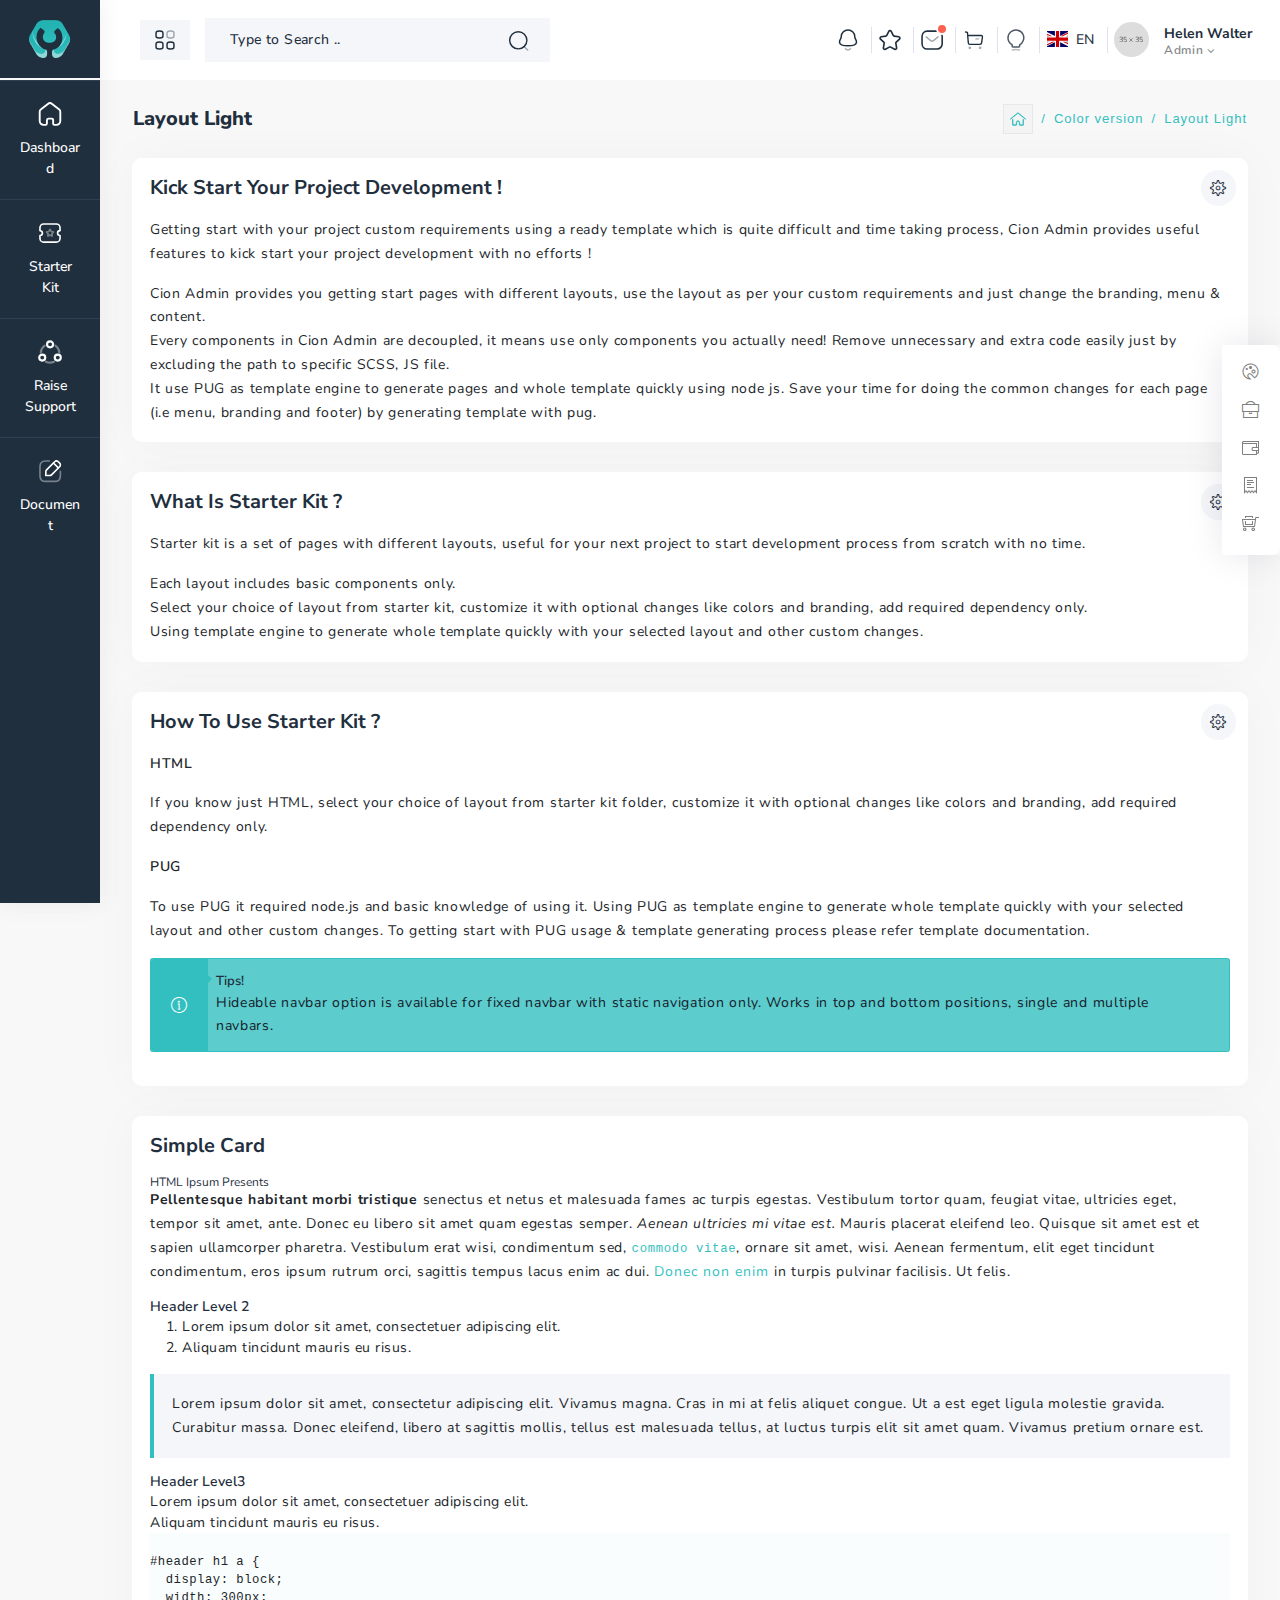
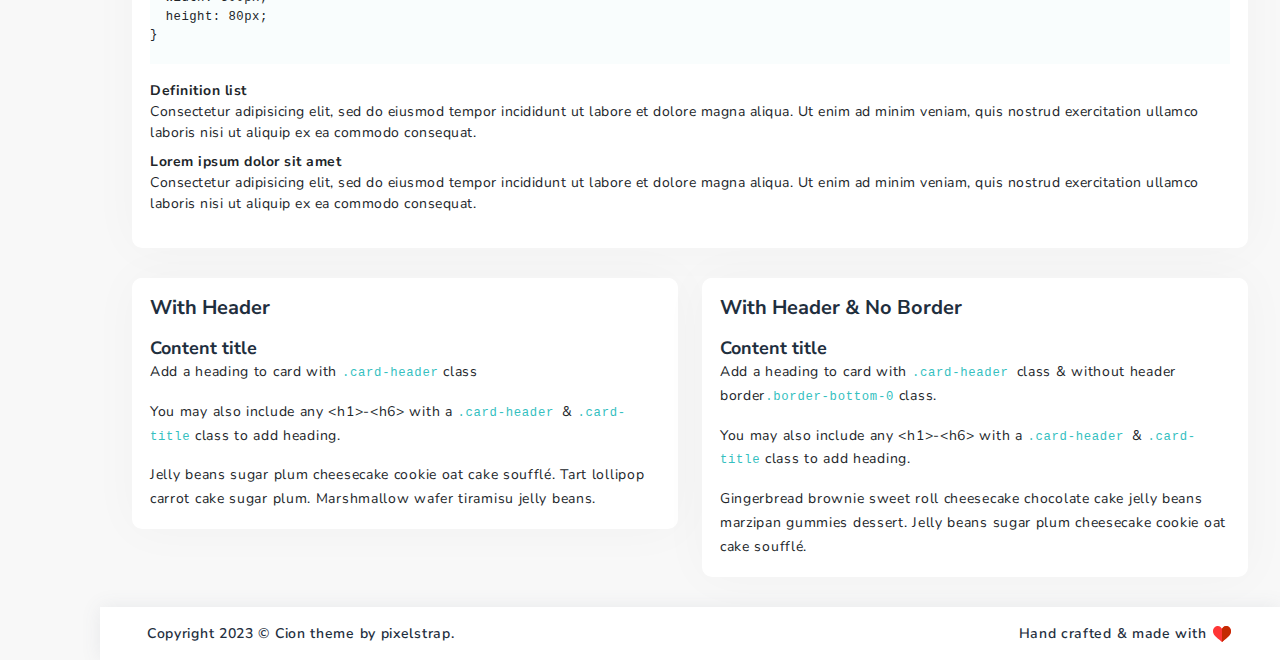
<file: src/main/resources/static/starter-kit/index.html>
<!DOCTYPE html>
<html lang="en">
  <head>
    <meta http-equiv="Content-Type" content="text/html; charset=UTF-8">
    <meta http-equiv="X-UA-Compatible" content="IE=edge">
    <meta name="viewport" content="width=device-width, initial-scale=1.0">
    <meta name="description" content="Cion admin is super flexible, powerful, clean &amp; modern responsive bootstrap 5 admin template with unlimited possibilities.">
    <meta name="keywords" content="admin template, Cion admin template, dashboard template, flat admin template, responsive admin template, web app">
    <meta name="author" content="pixelstrap">
    <link rel="icon" href="../assets/images/favicon.png" type="image/x-icon">
    <link rel="shortcut icon" href="../assets/images/favicon.png" type="image/x-icon">
    <title>Cion - Premium Admin Template</title>
    <!-- Google font-->
    <link rel="preconnect" href="https://fonts.googleapis.com">
    <link rel="preconnect" href="https://fonts.gstatic.com" crossorigin="">
    <link href="https://fonts.googleapis.com/css2?family=Lexend:wght@100;200;300;400;500;600;700;800;900&amp;family=Nunito+Sans:ital,opsz,wght@0,6..12,200;0,6..12,300;0,6..12,400;0,6..12,500;0,6..12,600;0,6..12,700;0,6..12,800;0,6..12,900;0,6..12,1000;1,6..12,200;1,6..12,300;1,6..12,400;1,6..12,500;1,6..12,600;1,6..12,700;1,6..12,800;1,6..12,900;1,6..12,1000&amp;display=swap" rel="stylesheet">
    <link rel="stylesheet" type="text/css" href="../assets/css/font-awesome.css">
    <!-- ico-font-->
    <link rel="stylesheet" type="text/css" href="../assets/css/vendors/icofont.css">
    <!-- Themify icon-->
    <link rel="stylesheet" type="text/css" href="../assets/css/vendors/themify.css">
    <!-- Flag icon-->
    <link rel="stylesheet" type="text/css" href="../assets/css/vendors/flag-icon.css">
    <!-- Feather icon-->
    <link rel="stylesheet" type="text/css" href="../assets/css/vendors/feather-icon.css">
    <!-- Plugins css start-->
    <link rel="stylesheet" type="text/css" href="../assets/css/vendors/slick.css">
    <link rel="stylesheet" type="text/css" href="../assets/css/vendors/slick-theme.css">
    <link rel="stylesheet" type="text/css" href="../assets/css/vendors/scrollbar.css">
    <link rel="stylesheet" type="text/css" href="../assets/css/vendors/animate.css">
    <link rel="stylesheet" type="text/css" href="../assets/css/vendors/prism.css">
    <!-- Plugins css Ends-->
    <!-- Bootstrap css-->
    <link rel="stylesheet" type="text/css" href="../assets/css/vendors/bootstrap.css">
    <!-- App css-->
    <link rel="stylesheet" type="text/css" href="../assets/css/style.css">
    <link id="color" rel="stylesheet" href="../assets/css/color-1.css" media="screen">
    <!-- Responsive css-->
    <link rel="stylesheet" type="text/css" href="../assets/css/responsive.css">
  </head>
  <body>
    <!-- Loader starts-->
    <div class="loader-wrapper">
      <div class="loader"></div>
    </div>
    <!-- Loader ends-->
    <!-- tap on top starts-->
    <div class="tap-top"><i data-feather="chevrons-up"></i></div>
    <!-- tap on tap ends-->
    <!-- page-wrapper Start-->
    <div class="page-wrapper" id="pageWrapper">
      <!-- Page Header Start-->
      <div class="page-header">
        <div class="header-wrapper row">
          <div class="logo-wrapper"><a href="index.html"><img class="img-fluid" src="../assets/images/logo/logo.png" alt=""></a></div>
          <svg class="stroke-icon toggle-sidebar">
            <use class="status_toggle middle sidebar-toggle" href="../assets/svg/icon-sprite.svg#Grid"> </use>
          </svg>
          <form class="col-auto form-inline search-full" action="#" method="get">
            <div class="form-group">
              <div class="Typeahead Typeahead--twitterUsers">
                <div class="u-posRelative">
                  <input class="demo-input Typeahead-input form-control-plaintext w-100" type="text" placeholder="Type to Search .." name="q" title="" autofocus>
                  <svg class="search-bg svg-color">
                    <use href="../assets/svg/icon-sprite.svg#Search"></use>
                  </svg>
                </div>
                <div class="Typeahead-menu"></div>
              </div>
            </div>
          </form>
          <div class="nav-right col-auto pull-right right-header p-0 ms-auto">
            <ul class="nav-menus">
              <li class="serchinput">
                <div class="serchbox">
                  <svg>
                    <use href="../assets/svg/icon-sprite.svg#Search"></use>
                  </svg>
                </div>
                <div class="form-group search-form">
                  <input type="text" placeholder="Search here...">
                </div>
              </li>
              <li class="onhover-dropdown">
                <div class="notification-box">
                  <svg>
                    <use href="../assets/svg/icon-sprite.svg#Bell"></use>
                  </svg>
                </div>
                <div class="onhover-show-div notification-dropdown">
                  <h6 class="f-18 mb-0 dropdown-title">Notitications</h6>
                  <ul>
                    <li class="b-l-primary border-4 mt-3"><a href="email-application.html"> 
                        <p>New Review Receive<span class="font-danger">10 min.</span></p></a></li>
                    <li class="b-l-success border-4 mt-3"><a href="invoice.html">
                        <p>Transaction $250 Success<span class="font-success">1 hr </span></p></a></li>
                    <li class="b-l-secondary border-4 mt-3"><a href="email-compose.html"> 
                        <p>Order Place Success<span class="font-secondary">3 hr</span></p></a></li>
                    <li class="b-l-warning border-4 mt-3"><a href="email-application.html"> 
                        <p>Netflix Subscription...<span class="font-warning">6 hr</span></p></a></li>
                    <li><a class="f-w-700" href="email-application.html">Check all</a></li>
                  </ul>
                </div>
              </li>
              <li class="onhover-dropdown">
                <svg>
                  <use href="../assets/svg/icon-sprite.svg#Bookmark"></use>
                </svg>
                <div class="onhover-show-div bookmark-flip">
                  <div class="flip-card">
                    <div class="flip-card-inner">
                      <div class="front">
                        <h6 class="f-18 mb-0 dropdown-title">Bookmark</h6>
                        <ul class="bookmark-dropdown">
                          <li>
                            <div class="row">
                              <div class="col-4 text-center"><a href="form-validation.html">
                                  <div class="bookmark-content">
                                    <div class="bookmark-icon"><i data-feather="file-text"></i></div><span>Forms </span>
                                  </div></a></div>
                              <div class="col-4 text-center"><a href="user-profile.html">
                                  <div class="bookmark-content">
                                    <div class="bookmark-icon"><i data-feather="user"></i></div><span>Profile </span>
                                  </div></a></div>
                              <div class="col-4 text-center"><a href="bootstrap-basic-table.html">
                                  <div class="bookmark-content">
                                    <div class="bookmark-icon"><i data-feather="server"></i></div><span>Tables </span>
                                  </div></a></div>
                            </div>
                          </li>
                          <li class="text-centermedia-body"> <a class="flip-btn f-w-700" id="flip-btn" href="javascript:void(0)">Add New Bookmark</a></li>
                        </ul>
                      </div>
                      <div class="back">
                        <ul>
                          <li>
                            <div class="bookmark-dropdown flip-back-content">
                              <input type="text" placeholder="search...">
                            </div>
                          </li>
                          <li><a class="f-w-700 d-block flip-back" id="flip-back" href="javascript:void(0)">Back</a></li>
                        </ul>
                      </div>
                    </div>
                  </div>
                </div>
              </li>
              <li class="onhover-dropdown">
                <div class="message notification-box">
                  <svg>
                    <use href="../assets/svg/icon-sprite.svg#Message"></use>
                  </svg><span class="rounded-pill badge-secondary"> </span>
                </div>
                <div class="onhover-show-div message-dropdown">
                  <h6 class="f-18 mb-0 dropdown-title">Message                               </h6>
                  <ul>
                    <li>
                      <div class="d-flex align-items-start">
                        <div class="message-img bg-light-primary"><img src="../assets/images/user/3.jpg" alt=""></div>
                        <div class="flex-grow-1">
                          <h5 class="mb-1"><a href="email-application.html">Emay Walter</a></h5>
                          <p>Do you want to go see movie?</p>
                        </div>
                        <div class="notification-right"><i data-feather="x"></i></div>
                      </div>
                    </li>
                    <li>
                      <div class="d-flex align-items-start">
                        <div class="message-img bg-light-primary"><img src="../assets/images/user/6.jpg" alt=""></div>
                        <div class="flex-grow-1">
                          <h5 class="mb-1"><a href="email-application.html">Jason Borne</a></h5>
                          <p>Thank you for rating us.</p>
                        </div>
                        <div class="notification-right"><i data-feather="x"></i></div>
                      </div>
                    </li>
                    <li>
                      <div class="d-flex align-items-start">
                        <div class="message-img bg-light-primary"><img src="../assets/images/user/10.jpg" alt=""></div>
                        <div class="flex-grow-1">
                          <h5 class="mb-1"><a href="email-application.html">Sarah Loren</a></h5>
                          <p>What`s the project report update?</p>
                        </div>
                        <div class="notification-right"><i data-feather="x"></i></div>
                      </div>
                    </li>
                    <li><a class="f-w-700" href="chat.html">Check all</a></li>
                  </ul>
                </div>
              </li>
              <li class="cart-nav onhover-dropdown">
                <div class="cart-box">
                  <svg>
                    <use href="../assets/svg/icon-sprite.svg#Buy"></use>
                  </svg>
                </div>
                <div class="cart-dropdown onhover-show-div">
                  <h6 class="f-18 mb-0 dropdown-title">Cart</h6>
                  <ul>
                    <li>
                      <div class="d-flex"><img class="img-fluid b-r-5 img-60" src="../assets/images/ecommerce/05.jpg" alt="">
                        <div class="flex-grow-1"><span>Women's Track Suit</span>
                          <div class="qty-box">
                            <div class="input-group"><span class="input-group-prepend">
                                <button class="btn quantity-left-minus" type="button" data-type="minus" data-field="">-</button></span>
                              <input class="form-control input-number" type="text" name="quantity" value="1"><span class="input-group-prepend">
                                <button class="btn quantity-right-plus" type="button" data-type="plus" data-field="">+</button></span>
                            </div>
                          </div>
                          <h6 class="font-primary">$500</h6>
                        </div>
                        <div class="close-circle"><a class="bg-danger" href="#"><i data-feather="x"></i></a></div>
                      </div>
                    </li>
                    <li>
                      <div class="d-flex"><img class="img-fluid b-r-5 img-60" src="../assets/images/ecommerce/02.jpg" alt="">
                        <div class="flex-grow-1"><span>Men's Jacket</span>
                          <div class="qty-box">
                            <div class="input-group"><span class="input-group-prepend">
                                <button class="btn quantity-left-minus" type="button" data-type="minus" data-field="">-</button></span>
                              <input class="form-control input-number" type="text" name="quantity" value="1"><span class="input-group-prepend">
                                <button class="btn quantity-right-plus" type="button" data-type="plus" data-field="">+</button></span>
                            </div>
                          </div>
                          <h6 class="font-primary">$500.00</h6>
                        </div>
                        <div class="close-circle"><a class="bg-danger" href="#"><i data-feather="x"></i></a></div>
                      </div>
                    </li>
                    <li class="total">
                      <h6 class="mb-0">Order Total : <span class="f-right">$1000.00</span></h6>
                    </li>
                    <li class="text-center"><a class="d-block mb-3 view-cart f-w-700" href="cart.html">Go to your cart</a><a class="btn btn-primary view-checkout" href="checkout.html">Checkout  </a></li>
                  </ul>
                </div>
              </li>
              <li>
                <div class="mode">
                  <svg>
                    <use href="../assets/svg/icon-sprite.svg#moon"></use>
                  </svg>
                </div>
              </li>
              <li class="language-nav">
                <div class="translate_wrapper">
                  <div class="current_lang">
                    <div class="lang"><i class="flag-icon flag-icon-gb"></i><span class="lang-txt">EN                               </span></div>
                  </div>
                  <div class="more_lang">
                    <div class="lang selected" data-value="en"><i class="flag-icon flag-icon-us"></i><span class="lang-txt">English<span> (US)</span></span></div>
                    <div class="lang" data-value="de"><i class="flag-icon flag-icon-de"></i><span class="lang-txt">Deutsch</span></div>
                    <div class="lang" data-value="es"><i class="flag-icon flag-icon-es"></i><span class="lang-txt">Español</span></div>
                    <div class="lang" data-value="fr"><i class="flag-icon flag-icon-fr"></i><span class="lang-txt">Français</span></div>
                    <div class="lang" data-value="pt"><i class="flag-icon flag-icon-pt"></i><span class="lang-txt">Português<span> (BR)</span></span></div>
                    <div class="lang" data-value="cn"><i class="flag-icon flag-icon-cn"></i><span class="lang-txt">简体中文</span></div>
                    <div class="lang" data-value="ae"><i class="flag-icon flag-icon-ae"></i><span class="lang-txt">لعربية <span> (ae)</span></span></div>
                  </div>
                </div>
              </li>
              <li class="profile-nav onhover-dropdown pe-0 py-0">
                <div class="d-flex align-items-center profile-media"><img class="b-r-25" src="../assets/images/dashboard/profile.png" alt="">
                  <div class="flex-grow-1 user"><span>Helen Walter</span>
                    <p class="mb-0 font-nunito">Admin <i class="middle fa fa-angle-down"></i></p>
                  </div>
                </div>
                <ul class="profile-dropdown onhover-show-div">
                  <li><a href="user-profile.html"><i data-feather="user"></i><span>Account </span></a></li>
                  <li><a href="email-application.html"><i data-feather="mail"></i><span>Inbox</span></a></li>
                  <li><a href="task.html"><i data-feather="file-text"></i><span>Taskboard</span></a></li>
                  <li><a href="edit-profile.html"><i data-feather="settings"></i><span>Settings</span></a></li>
                  <li><a href="login.html"><i data-feather="log-in"> </i><span>Log in</span></a></li>
                </ul>
              </li>
            </ul>
          </div>
          <script class="result-template" type="text/x-handlebars-template">
            <div class="ProfileCard u-cf">                        
            <div class="ProfileCard-avatar"><svg xmlns="http://www.w3.org/2000/svg" width="24" height="24" viewBox="0 0 24 24" fill="none" stroke="currentColor" stroke-width="2" stroke-linecap="round" stroke-linejoin="round" class="feather feather-airplay m-0"><path d="M5 17H4a2 2 0 0 1-2-2V5a2 2 0 0 1 2-2h16a2 2 0 0 1 2 2v10a2 2 0 0 1-2 2h-1"></path><polygon points="12 15 17 21 7 21 12 15"></polygon></svg></div>
            <div class="ProfileCard-details">
            <div class="ProfileCard-realName">{{name}}</div>
            </div>
            </div>
          </script>
          <script class="empty-template" type="text/x-handlebars-template"><div class="EmptyMessage">Your search turned up 0 results. This most likely means the backend is down, yikes!</div></script>
        </div>
      </div>
      <!-- Page Header Ends-->
      <!-- Page Body Start-->
      <div class="page-body-wrapper horizontal-menu">
        <!-- Page Sidebar Start-->
        <div class="sidebar-wrapper" data-layout="stroke-svg">
          <div>
            <div class="logo-wrapper"><a href="index.html"><img class="img-fluid" src="../assets/images/logo/logo.png" alt=""></a>
              <div class="back-btn"><i class="fa fa-angle-left"></i></div>
            </div>
            <nav class="sidebar-main">
              <div class="left-arrow" id="left-arrow"><i data-feather="arrow-left"></i></div>
              <div id="sidebar-menu">
                <ul class="sidebar-links" id="simple-bar">
                  <li class="back-btn">
                    <div class="mobile-back text-end"><span>Back</span><i class="fa fa-angle-right ps-2" aria-hidden="true"></i></div>
                  </li>
                  <li class="pin-title sidebar-main-title">
                    <div> 
                      <h6>Pinned</h6>
                    </div>
                  </li>
                  <li class="sidebar-list"><a class="sidebar-link sidebar-title" href="../template/index.html" target="_blank">
                      <svg class="stroke-icon">
                        <use href="../assets/svg/icon-sprite.svg#home"></use>
                      </svg>
                      <svg class="fill-icon">
                        <use href="../assets/svg/icon-sprite.svg#fill-home"></use>
                      </svg><span>Dashboard</span></a></li>
                  <li class="sidebar-list"><a class="sidebar-link sidebar-title" href="#">
                      <svg class="stroke-icon">
                        <use href="../assets/svg/icon-sprite.svg#Charts"></use>
                      </svg>
                      <svg class="fill-icon">
                        <use href="../assets/svg/icon-sprite.svg#fill-starter-kit"></use>
                      </svg><span>Starter kit</span></a>
                    <ul class="sidebar-submenu custom-scrollbar">
                      <li class="sidebar-head">Starter kit</li>
                      <li class="main-submenu"><a class="d-flex sidebar-menu" href="javascript:void(0)">
                          <svg class="stroke-icon">
                            <use href="../assets/svg/icon-sprite.svg#Ui-kites"></use>
                          </svg>
                          <svg class="fill-icon">
                            <use href="../assets/svg/icon-sprite.svg#fill-ui"></use>
                          </svg>color version
                          <svg class="stroke-icon">
                            <use href="../assets/svg/icon-sprite.svg#Arrow-right"></use>
                          </svg></a>
                        <ul class="submenu-wrapper">
                          <li><a href="index.html">Layout Light</a></li>
                          <li><a href="layout-dark.html">Layout Dark</a></li>
                        </ul>
                      </li>
                      <li class="main-submenu"> <a class="d-flex sidebar-menu" href="javascript:void(0)">
                          <svg class="stroke-icon">
                            <use href="../assets/svg/icon-sprite.svg#Perk-Ui"></use>
                          </svg>
                          <svg class="fill-icon">
                            <use href="../assets/svg/icon-sprite.svg#fill-Perk-Ui"></use>
                          </svg>Page layout
                          <svg class="stroke-icon">
                            <use href="../assets/svg/icon-sprite.svg#Arrow-right"></use>
                          </svg></a>
                        <ul class="submenu-wrapper">
                          <li><a href="boxed.html">Boxed</a></li>
                          <li><a href="layout-rtl.html">RTL</a></li>
                        </ul>
                      </li>
                      <li class="main-submenu"> <a class="d-flex sidebar-menu" href="javascript:void(0)">
                          <svg class="stroke-icon">
                            <use href="../assets/svg/icon-sprite.svg#Editor"></use>
                          </svg>
                          <svg class="fill-icon">
                            <use href="../assets/svg/icon-sprite.svg#fill-Editor"></use>
                          </svg>Footers
                          <svg class="stroke-icon">
                            <use href="../assets/svg/icon-sprite.svg#Arrow-right"></use>
                          </svg></a>
                        <ul class="submenu-wrapper">
                          <li><a href="footer-light.html">Footer Light</a></li>
                          <li><a href="footer-dark.html">Footer Dark</a></li>
                          <li><a href="footer-fixed.html">Footer Fixed</a></li>
                        </ul>
                      </li>
                    </ul>
                  </li>
                  <li class="sidebar-list"><a class="sidebar-link sidebar-title" href="https://support.pixelstrap.com/agent/pixelstrap/pixelstrap/tickets/list/open-cases" target="_blank">
                      <svg class="stroke-icon">
                        <use href="../assets/svg/icon-sprite.svg#stroke-social"></use>
                      </svg>
                      <svg class="fill-icon">
                        <use href="../assets/svg/icon-sprite.svg#fill-social"></use>
                      </svg><span>Raise Support</span></a></li>
                  <li class="sidebar-list"><a class="sidebar-link sidebar-title" href="https://docs.pixelstrap.com/cion/document/" target="_blank">
                      <svg class="stroke-icon">
                        <use href="../assets/svg/icon-sprite.svg#Editor"></use>
                      </svg>
                      <svg class="fill-icon">
                        <use href="../assets/svg/icon-sprite.svg#fill-form"></use>
                      </svg><span>Document</span></a></li>
                </ul>
              </div>
              <div class="right-arrow" id="right-arrow"><i data-feather="arrow-right"></i></div>
            </nav>
          </div>
        </div>
        <!-- Page Sidebar Ends-->
        <div class="page-body">
          <div class="container-fluid">
            <div class="page-title">
              <div class="row">
                <div class="col-sm-6 ps-0">
                  <h3>Layout Light</h3>
                </div>
                <div class="col-sm-6 pe-0">
                  <ol class="breadcrumb">
                    <li class="breadcrumb-item"><a href="index.html">                                       
                        <svg class="stroke-icon">
                          <use href="../assets/svg/icon-sprite.svg#stroke-home"></use>
                        </svg></a></li>
                    <li class="breadcrumb-item">Color version</li>
                    <li class="breadcrumb-item active">Layout light</li>
                  </ol>
                </div>
              </div>
            </div>
          </div>
          <!-- Container-fluid starts-->
          <div class="container-fluid">
            <div class="row starter-main">
              <div class="col-sm-12">
                <div class="card">
                  <div class="card-header pb-0">
                    <h3>Kick start your project development !</h3>
                    <div class="card-header-right">
                      <ul class="list-unstyled card-option">
                        <li>
                          <div><i class="icon-settings"></i></div>
                        </li>
                        <li><i class="view-html fa fa-code"></i></li>
                        <li><i class="icofont icofont-maximize full-card"></i></li>
                        <li><i class="icofont icofont-minus minimize-card"></i></li>
                        <li><i class="icofont icofont-refresh reload-card"></i></li>
                        <li><i class="icofont icofont-error close-card"></i></li>
                      </ul>
                    </div>
                  </div>
                  <div class="card-body">
                    <p>Getting start with your project custom requirements using a ready template which is quite difficult and time taking process, Cion Admin provides useful features to kick start your project development with no efforts !</p>
                    <ul>
                      <li>
                        <p>Cion Admin provides you getting start pages with different layouts, use the layout as per your custom requirements and just change the branding, menu & content.</p>
                      </li>
                      <li>
                        <p>Every components in Cion Admin are decoupled, it means use only components you actually need! Remove unnecessary and extra code easily just by excluding the path to specific SCSS, JS file.</p>
                      </li>
                      <li>
                        <p>It use PUG as template engine to generate pages and whole template quickly using node js. Save your time for doing the common changes for each page (i.e menu, branding and footer) by generating template with pug.</p>
                      </li>
                    </ul>
                    <div class="code-box-copy">
                      <button class="code-box-copy__btn btn-clipboard" data-clipboard-target="#example-head" title="Copy"><i class="icofont icofont-copy-alt"></i></button>
                      <pre><code class="language-html" id="example-head">&lt;!-- Cod Box Copy begin --&gt;
&lt;p&gt;Getting start with your project custom requirements using a ready template which is quite difficult and time taking process, Cion Admin provides useful features to kick start your project development with no efforts !&lt;/p&gt;
&lt;ul&gt;
&lt;li&gt;&lt;p&gt;Cion Admin provides you getting start pages with different layouts, use the layout as per your custom requirements and just change the branding, menu & content.&lt;/p&gt;&lt;/li&gt;
&lt;li&gt;&lt;p&gt;Every components in Cion Admin are decoupled, it means use only components you actually need! Remove unnecessary and extra code easily just by excluding the path to specific SCSS, JS file.&lt;/p&gt;&lt;/li&gt;
&lt;li&gt;&lt;p&gt;It use PUG as template engine to generate pages and whole template quickly using node js. Save your time for doing the common changes for each page (i.e menu, branding and footer) by generating template with pug.&lt;/p&gt;&lt;/li&gt;
&lt;/ul&gt;
&lt;!-- Cod Box Copy end --&gt;</code></pre>
                    </div>
                  </div>
                </div>
              </div>
              <div class="col-sm-12">
                <div class="card">
                  <div class="card-header pb-0">
                    <h3>What is starter kit ?</h3>
                    <div class="card-header-right">
                      <ul class="list-unstyled card-option">
                        <li>
                          <div><i class="icon-settings"></i></div>
                        </li>
                        <li><i class="view-html fa fa-code"></i></li>
                        <li><i class="icofont icofont-maximize full-card"></i></li>
                        <li><i class="icofont icofont-minus minimize-card"></i></li>
                        <li><i class="icofont icofont-refresh reload-card"></i></li>
                        <li><i class="icofont icofont-error close-card"></i></li>
                      </ul>
                    </div>
                  </div>
                  <div class="card-body">
                    <p>Starter kit is a set of pages with different layouts, useful for your next project to start development process from scratch with no time.</p>
                    <ul>
                      <li>
                        <p>Each layout includes basic components only.</p>
                      </li>
                      <li>
                        <p>Select your choice of layout from starter kit, customize it with optional changes like colors and branding, add required dependency only.</p>
                      </li>
                      <li>
                        <p>Using template engine to generate whole template quickly with your selected layout and other custom changes. </p>
                      </li>
                    </ul>
                    <div class="code-box-copy">
                      <button class="code-box-copy__btn btn-clipboard" data-clipboard-target="#example-head1" title="Copy"><i class="icofont icofont-copy-alt"></i></button>
                      <pre><code class="language-html" id="example-head1">&lt;!-- Cod Box Copy begin --&gt;
&lt;p&gt;Starter kit is a set of pages with different layouts, useful for your next project to start development process from scratch with no time. &lt;/p&gt;
&lt;ul&gt;
&lt;li&gt;&lt;p&gt;Each layout includes basic components only.&lt;/p&gt;&lt;/li&gt;
&lt;li&gt;&lt;p&gt;Select your choice of layout from starter kit, customize it with optional changes like colors and branding, add required dependency only.&lt;/p&gt;&lt;/li&gt;
&lt;li&gt;&lt;p&gt;Using template engine to generate whole template quickly with your selected layout and other custom changes.&lt;/p&gt;&lt;/li&gt;
&lt;/ul&gt;
&lt;!-- Cod Box Copy end --&gt;</code></pre>
                    </div>
                  </div>
                </div>
              </div>
              <div class="col-sm-12">
                <div class="card">
                  <div class="card-header pb-0">
                    <h3>How to use starter kit ?</h3>
                    <div class="card-header-right">
                      <ul class="list-unstyled card-option">
                        <li>
                          <div><i class="icon-settings"></i></div>
                        </li>
                        <li><i class="view-html fa fa-code"></i></li>
                        <li><i class="icofont icofont-maximize full-card"></i></li>
                        <li><i class="icofont icofont-minus minimize-card"></i></li>
                        <li><i class="icofont icofont-refresh reload-card"></i></li>
                        <li><i class="icofont icofont-error close-card"></i></li>
                      </ul>
                    </div>
                  </div>
                  <div class="card-body">
                    <p><span class="f-w-600">HTML</span></p>
                    <p>If you know just HTML, select your choice of layout from starter kit folder, customize it with optional changes like colors and branding, add required dependency only.</p>
                    <p><span class="f-w-600">PUG</span></p>
                    <p>To use PUG it required node.js and basic knowledge of using it. Using PUG as template engine to generate whole template quickly with your selected layout and other custom changes. To getting start with PUG usage & template generating process please refer template documentation.</p>
                    <div class="alert alert-primary inverse" role="alert"><i class="icon-info-alt"></i>
                      <h5>Tips!</h5>
                      <p>Hideable navbar option is available for fixed navbar with static navigation only. Works in top and bottom positions, single and multiple navbars.</p>
                    </div>
                    <div class="code-box-copy">
                      <button class="code-box-copy__btn btn-clipboard" data-clipboard-target="#example-head2" title="Copy"><i class="icofont icofont-copy-alt"></i></button>
                      <pre><code class="language-html" id="example-head2">&lt;!-- Cod Box Copy begin --&gt;
&lt;p&gt;&lt;span class="f-w-600"&gt;HTML&lt;/span&gt;&lt;/p&gt;
&lt;p&gt;If you know just HTML, select your choice of layout from starter kit folder, customize it with optional changes like colors and branding, add required dependency only.&lt;/p&gt;
&lt;p&gt;&lt;span class="f-w-600"&gt;PUG&lt;/span&gt;&lt;/p&gt;
&lt;p&gt;To use PUG it required node.js and basic knowledge of using it. Using PUG as template engine to generate whole template quickly with your selected layout and other custom changes. To getting start with PUG usage & template generating process please refer template documentation.&lt;/p&gt;
&lt;div class="alert alert-primary inverse" role="alert"&gt;
&lt;i class="icon-info-alt"&gt;&lt;/i&gt;
&lt;h5&gt;Tips!&lt;/h5&gt;
&lt;p&gt;Hideable navbar option is available for fixed navbar with static navigation only. Works in top and bottom positions, single and multiple navbars.&lt;/p&gt;
&lt;/div&gt;
&lt;!-- Cod Box Copy end --&gt;</code></pre>
                    </div>
                  </div>
                </div>
              </div>
              <div class="col-sm-12">
                <div class="card">
                  <div class="card-header pb-0">
                    <h3>Simple Card</h3>
                  </div>
                  <div class="card-body">
                    <h6>HTML Ipsum Presents</h6>
                    <p><strong>Pellentesque habitant morbi tristique</strong> senectus et netus et malesuada fames ac turpis egestas. Vestibulum tortor quam, feugiat vitae, ultricies eget, tempor sit amet, ante. Donec eu libero sit amet quam egestas
                                                          semper. <em>Aenean ultricies mi vitae est.</em> Mauris placerat eleifend leo. Quisque sit amet est et sapien ullamcorper pharetra. Vestibulum erat wisi, condimentum sed, <code>commodo vitae</code>, ornare sit amet, wisi. Aenean
                                                          fermentum, elit eget tincidunt condimentum, eros ipsum rutrum orci, sagittis tempus lacus enim ac dui. <a href="#">Donec non enim</a> in turpis pulvinar facilisis. Ut felis.
                    </p>
                    <h4>Header Level 2</h4>
                    <ol>
                      <li>Lorem ipsum dolor sit amet, consectetuer adipiscing elit.</li>
                      <li>Aliquam tincidunt mauris eu risus.</li>
                    </ol>
                    <div class="figure d-block">
                      <blockquote class="blockquote">
                        <p>
                          Lorem ipsum dolor sit amet, consectetur adipiscing elit. Vivamus magna. Cras in mi at felis aliquet congue. Ut a est eget ligula molestie gravida. Curabitur massa. Donec eleifend, libero at sagittis mollis, tellus est malesuada
                          tellus, at luctus turpis elit sit amet quam. Vivamus pretium ornare est.
                        </p>
                      </blockquote>
                    </div>
                    <h4>Header Level<span> 3</span></h4>
                    <ul>
                      <li>Lorem ipsum dolor sit amet, consectetuer adipiscing elit.</li>
                      <li>Aliquam tincidunt mauris eu risus.</li>
                    </ul>
                    <pre>#header h1 a {
  display: block;
  width: 300px;
  height: 80px;
}</pre>
                    <dl>
                      <dt>Definition list</dt>
                      <dd>Consectetur adipisicing elit, sed do eiusmod tempor incididunt ut labore et dolore magna aliqua. Ut enim ad minim veniam, quis nostrud exercitation ullamco laboris nisi ut aliquip ex ea commodo consequat.</dd>
                      <dt>Lorem ipsum dolor sit amet</dt>
                      <dd>Consectetur adipisicing elit, sed do eiusmod tempor incididunt ut labore et dolore magna aliqua. Ut enim ad minim veniam, quis nostrud exercitation ullamco laboris nisi ut aliquip ex ea commodo consequat.</dd>
                    </dl>
                  </div>
                </div>
              </div>
              <div class="col-md-6">
                <div class="card">
                  <div class="card-header pb-0">
                    <h3>With Header</h3>
                  </div>
                  <div class="card-body">
                    <h4 class="f-w-700 f-18">Content title</h4>
                    <p>Add a heading to card with <code>.card-header</code> class</p>
                    <p>You may also include any &lt;h1&gt;-&lt;h6&gt; with a <code>.card-header </code> & <code>.card-title</code> class to add heading.</p>
                    <p>Jelly beans sugar plum cheesecake cookie oat cake soufflé. Tart lollipop carrot cake sugar plum. Marshmallow wafer tiramisu jelly beans.</p>
                  </div>
                </div>
              </div>
              <div class="col-md-6">
                <div class="card">
                  <div class="card-header pb-0 card-no-border">
                    <h3>With Header & No Border</h3>
                  </div>
                  <div class="card-body">
                    <h4 class="f-w-700 f-18">Content title</h4>
                    <p>Add a heading to card with <code>.card-header </code> class & without header border<code>.border-bottom-0</code> class.</p>
                    <p>You may also include any &lt;h1&gt;-&lt;h6&gt; with a <code>.card-header </code> & <code>.card-title</code> class to add heading.</p>
                    <p>Gingerbread brownie sweet roll cheesecake chocolate cake jelly beans marzipan gummies dessert. Jelly beans sugar plum cheesecake cookie oat cake soufflé.</p>
                  </div>
                </div>
              </div>
            </div>
          </div>
          <!-- Container-fluid Ends-->
        </div>
        <!-- footer start-->
        <footer class="footer">
          <div class="container-fluid">
            <div class="row">
              <div class="col-md-6 footer-copyright">
                <p class="mb-0">Copyright 2023 © Cion theme by pixelstrap.</p>
              </div>
              <div class="col-md-6">
                <p class="float-end mb-0">Hand crafted &amp; made with
                  <svg class="footer-icon">
                    <use href="../assets/svg/icon-sprite.svg#heart"></use>
                  </svg>
                </p>
              </div>
            </div>
          </div>
        </footer>
      </div>
    </div>
    <!-- latest jquery-->
    <script src="../assets/js/jquery.min.js"></script>
    <!-- Bootstrap js-->
    <script src="../assets/js/bootstrap/bootstrap.bundle.min.js"></script>
    <!-- feather icon js-->
    <script src="../assets/js/icons/feather-icon/feather.min.js"></script>
    <script src="../assets/js/icons/feather-icon/feather-icon.js"></script>
    <!-- scrollbar js-->
    <script src="../assets/js/scrollbar/simplebar.js"></script>
    <script src="../assets/js/scrollbar/custom.js"></script>
    <!-- Sidebar jquery-->
    <script src="../assets/js/config.js"></script>
    <!-- Plugins JS start-->
    <script src="../assets/js/sidebar-menu.js"></script>
    <script src="../assets/js/slick/slick.min.js"></script>
    <script src="../assets/js/slick/slick.js"></script>
    <script src="../assets/js/header-slick.js"></script>
    <script src="../assets/js/prism/prism.min.js"></script>
    <script src="../assets/js/clipboard/clipboard.min.js"></script>
    <script src="../assets/js/custom-card/custom-card.js"></script>
    <script src="../assets/js/typeahead/handlebars.js"></script>
    <script src="../assets/js/typeahead/typeahead.bundle.js"></script>
    <script src="../assets/js/typeahead/typeahead.custom.js"></script>
    <script src="../assets/js/typeahead-search/handlebars.js"></script>
    <script src="../assets/js/typeahead-search/typeahead-custom.js"></script>
    <!-- Plugins JS Ends-->
    <!-- Theme js-->
    <script src="../assets/js/script.js"></script>
    <script src="../assets/js/theme-customizer/customizer.js"></script>
  </body>
</html>
</file>
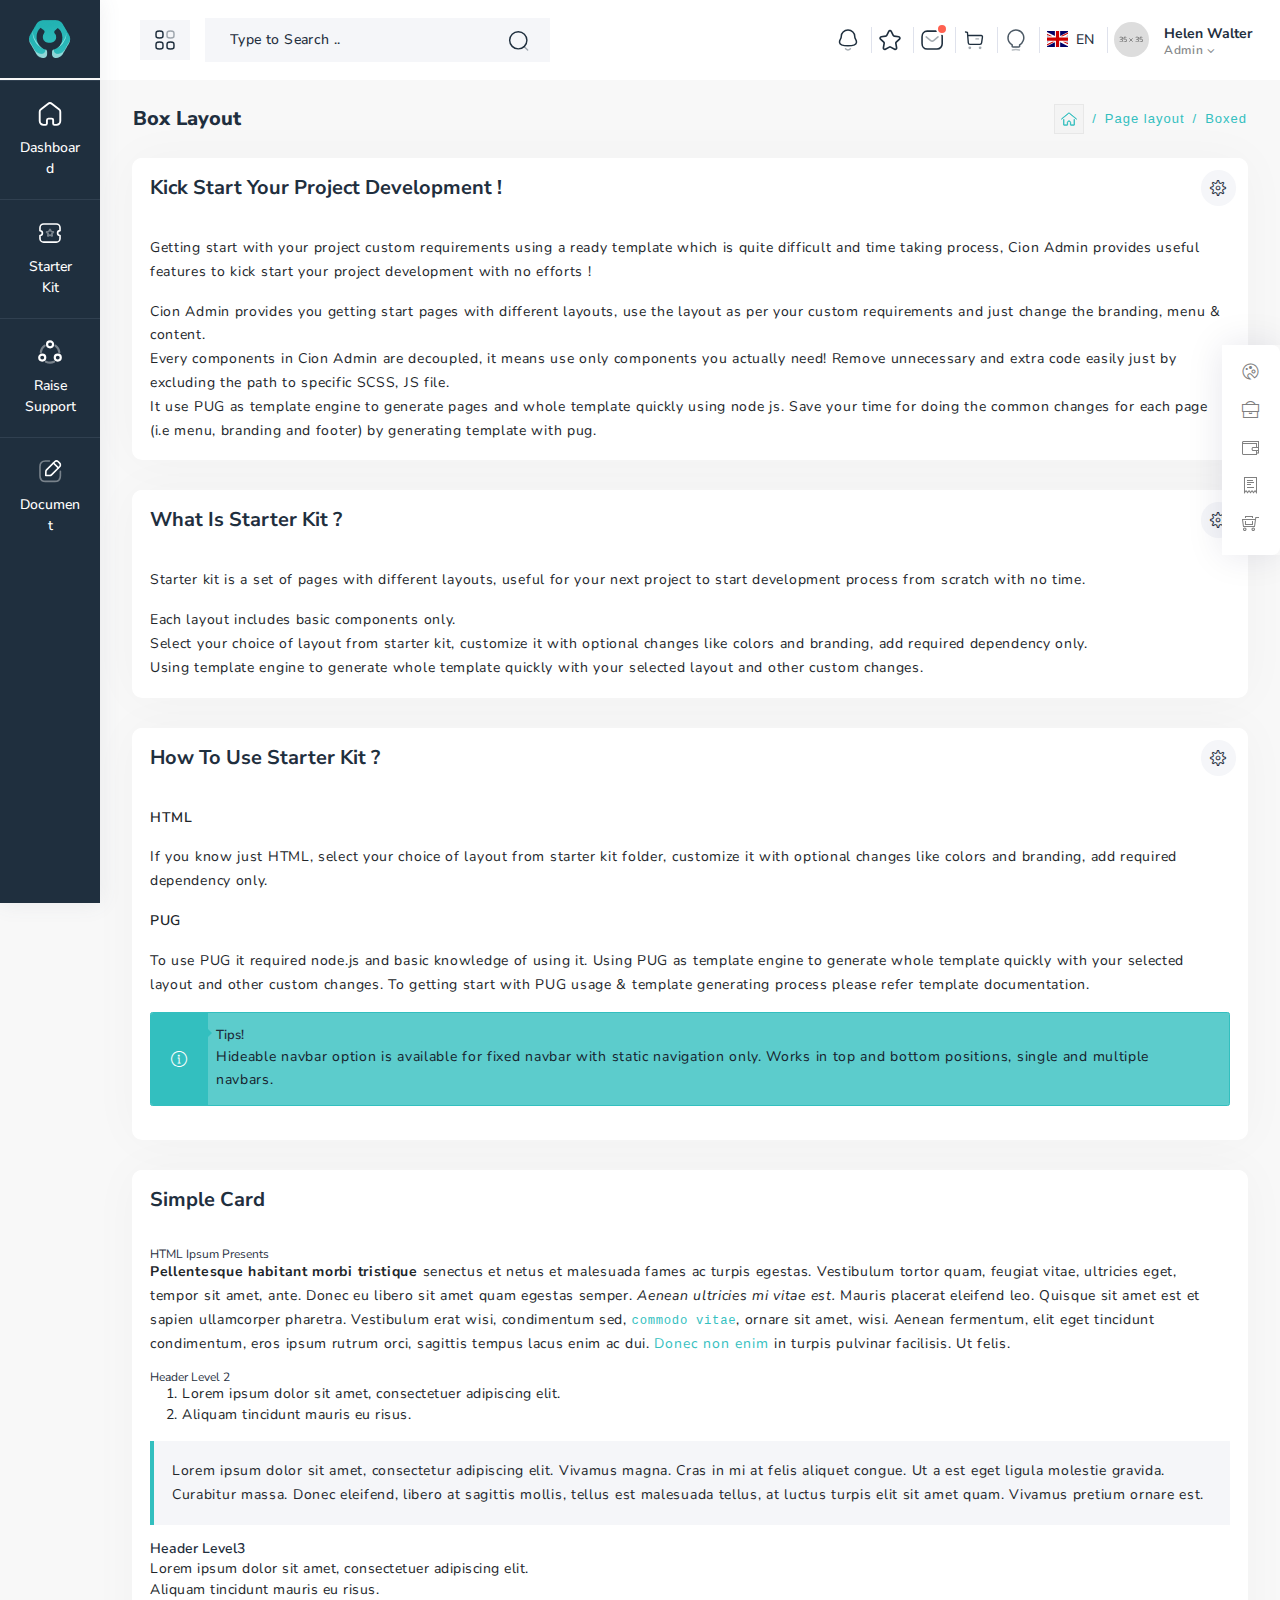
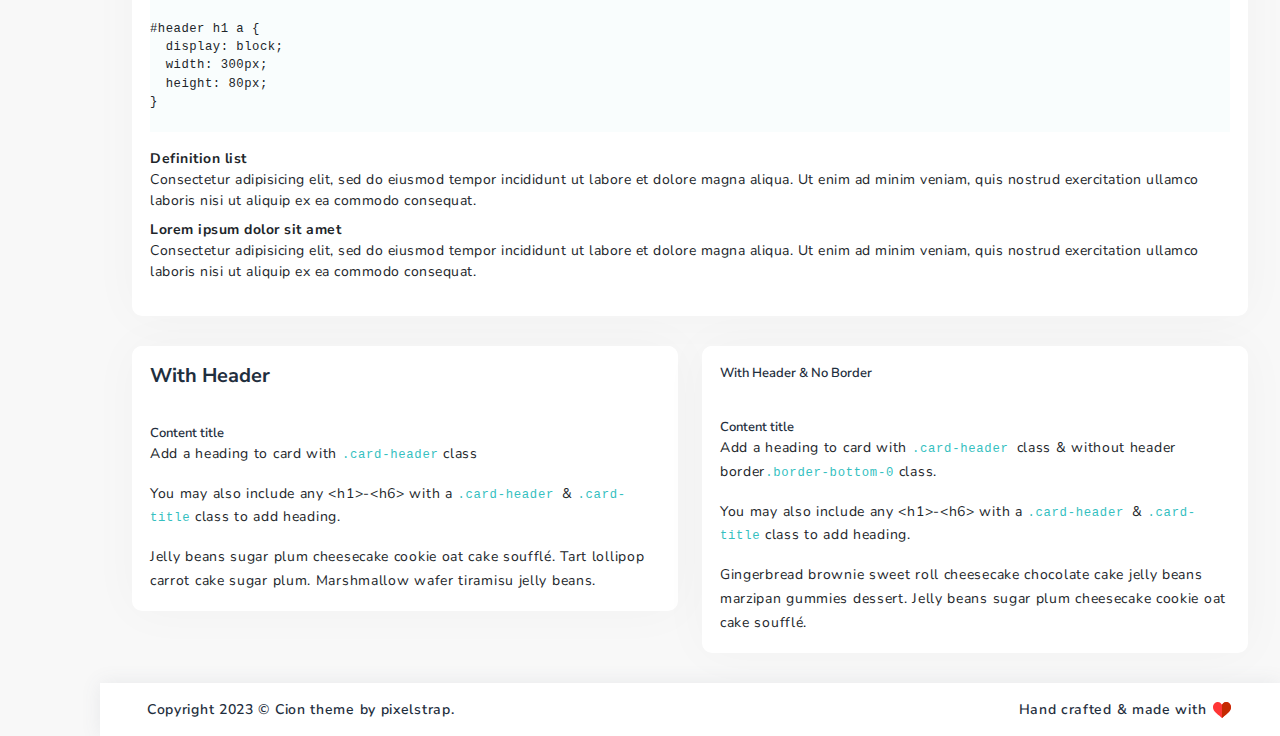
<file: src/main/resources/static/starter-kit/boxed.html>
<!DOCTYPE html>
<html lang="en">
  <head>
    <meta http-equiv="Content-Type" content="text/html; charset=UTF-8">
    <meta http-equiv="X-UA-Compatible" content="IE=edge">
    <meta name="viewport" content="width=device-width, initial-scale=1.0">
    <meta name="description" content="Cion admin is super flexible, powerful, clean &amp; modern responsive bootstrap 5 admin template with unlimited possibilities.">
    <meta name="keywords" content="admin template, Cion admin template, dashboard template, flat admin template, responsive admin template, web app">
    <meta name="author" content="pixelstrap">
    <link rel="icon" href="../assets/images/favicon.png" type="image/x-icon">
    <link rel="shortcut icon" href="../assets/images/favicon.png" type="image/x-icon">
    <title>Cion - Premium Admin Template</title>
    <!-- Google font-->
    <link rel="preconnect" href="https://fonts.googleapis.com">
    <link rel="preconnect" href="https://fonts.gstatic.com" crossorigin="">
    <link href="https://fonts.googleapis.com/css2?family=Lexend:wght@100;200;300;400;500;600;700;800;900&amp;family=Nunito+Sans:ital,opsz,wght@0,6..12,200;0,6..12,300;0,6..12,400;0,6..12,500;0,6..12,600;0,6..12,700;0,6..12,800;0,6..12,900;0,6..12,1000;1,6..12,200;1,6..12,300;1,6..12,400;1,6..12,500;1,6..12,600;1,6..12,700;1,6..12,800;1,6..12,900;1,6..12,1000&amp;display=swap" rel="stylesheet">
    <link rel="stylesheet" type="text/css" href="../assets/css/font-awesome.css">
    <!-- ico-font-->
    <link rel="stylesheet" type="text/css" href="../assets/css/vendors/icofont.css">
    <!-- Themify icon-->
    <link rel="stylesheet" type="text/css" href="../assets/css/vendors/themify.css">
    <!-- Flag icon-->
    <link rel="stylesheet" type="text/css" href="../assets/css/vendors/flag-icon.css">
    <!-- Feather icon-->
    <link rel="stylesheet" type="text/css" href="../assets/css/vendors/feather-icon.css">
    <!-- Plugins css start-->
    <link rel="stylesheet" type="text/css" href="../assets/css/vendors/slick.css">
    <link rel="stylesheet" type="text/css" href="../assets/css/vendors/slick-theme.css">
    <link rel="stylesheet" type="text/css" href="../assets/css/vendors/scrollbar.css">
    <link rel="stylesheet" type="text/css" href="../assets/css/vendors/animate.css">
    <link rel="stylesheet" type="text/css" href="../assets/css/vendors/prism.css">
    <!-- Plugins css Ends-->
    <!-- Bootstrap css-->
    <link rel="stylesheet" type="text/css" href="../assets/css/vendors/bootstrap.css">
    <!-- App css-->
    <link rel="stylesheet" type="text/css" href="../assets/css/style.css">
    <link id="color" rel="stylesheet" href="../assets/css/color-1.css" media="screen">
    <!-- Responsive css-->
    <link rel="stylesheet" type="text/css" href="../assets/css/responsive.css">
  </head>
  <body class="box-layout">
    <!-- tap on top starts-->
    <div class="tap-top"><i data-feather="chevrons-up"></i></div>
    <!-- tap on tap ends-->
    <!-- page-wrapper Start-->
    <div class="page-wrapper" id="pageWrapper">
      <!-- Page Header Start-->
      <div class="page-header">
        <div class="header-wrapper row">
          <div class="logo-wrapper"><a href="index.html"><img class="img-fluid" src="../assets/images/logo/logo.png" alt=""></a></div>
          <svg class="stroke-icon toggle-sidebar">
            <use class="status_toggle middle sidebar-toggle" href="../assets/svg/icon-sprite.svg#Grid"> </use>
          </svg>
          <form class="col-auto form-inline search-full" action="#" method="get">
            <div class="form-group">
              <div class="Typeahead Typeahead--twitterUsers">
                <div class="u-posRelative">
                  <input class="demo-input Typeahead-input form-control-plaintext w-100" type="text" placeholder="Type to Search .." name="q" title="" autofocus>
                  <svg class="search-bg svg-color">
                    <use href="../assets/svg/icon-sprite.svg#Search"></use>
                  </svg>
                </div>
                <div class="Typeahead-menu"></div>
              </div>
            </div>
          </form>
          <div class="nav-right col-auto pull-right right-header p-0 ms-auto">
            <ul class="nav-menus">
              <li class="serchinput">
                <div class="serchbox">
                  <svg>
                    <use href="../assets/svg/icon-sprite.svg#Search"></use>
                  </svg>
                </div>
                <div class="form-group search-form">
                  <input type="text" placeholder="Search here...">
                </div>
              </li>
              <li class="onhover-dropdown">
                <div class="notification-box">
                  <svg>
                    <use href="../assets/svg/icon-sprite.svg#Bell"></use>
                  </svg>
                </div>
                <div class="onhover-show-div notification-dropdown">
                  <h6 class="f-18 mb-0 dropdown-title">Notitications</h6>
                  <ul>
                    <li class="b-l-primary border-4 mt-3"><a href="email-application.html"> 
                        <p>New Review Receive<span class="font-danger">10 min.</span></p></a></li>
                    <li class="b-l-success border-4 mt-3"><a href="invoice.html">
                        <p>Transaction $250 Success<span class="font-success">1 hr </span></p></a></li>
                    <li class="b-l-secondary border-4 mt-3"><a href="email-compose.html"> 
                        <p>Order Place Success<span class="font-secondary">3 hr</span></p></a></li>
                    <li class="b-l-warning border-4 mt-3"><a href="email-application.html"> 
                        <p>Netflix Subscription...<span class="font-warning">6 hr</span></p></a></li>
                    <li><a class="f-w-700" href="email-application.html">Check all</a></li>
                  </ul>
                </div>
              </li>
              <li class="onhover-dropdown">
                <svg>
                  <use href="../assets/svg/icon-sprite.svg#Bookmark"></use>
                </svg>
                <div class="onhover-show-div bookmark-flip">
                  <div class="flip-card">
                    <div class="flip-card-inner">
                      <div class="front">
                        <h6 class="f-18 mb-0 dropdown-title">Bookmark</h6>
                        <ul class="bookmark-dropdown">
                          <li>
                            <div class="row">
                              <div class="col-4 text-center"><a href="form-validation.html">
                                  <div class="bookmark-content">
                                    <div class="bookmark-icon"><i data-feather="file-text"></i></div><span>Forms </span>
                                  </div></a></div>
                              <div class="col-4 text-center"><a href="user-profile.html">
                                  <div class="bookmark-content">
                                    <div class="bookmark-icon"><i data-feather="user"></i></div><span>Profile </span>
                                  </div></a></div>
                              <div class="col-4 text-center"><a href="bootstrap-basic-table.html">
                                  <div class="bookmark-content">
                                    <div class="bookmark-icon"><i data-feather="server"></i></div><span>Tables </span>
                                  </div></a></div>
                            </div>
                          </li>
                          <li class="text-centermedia-body"> <a class="flip-btn f-w-700" id="flip-btn" href="javascript:void(0)">Add New Bookmark</a></li>
                        </ul>
                      </div>
                      <div class="back">
                        <ul>
                          <li>
                            <div class="bookmark-dropdown flip-back-content">
                              <input type="text" placeholder="search...">
                            </div>
                          </li>
                          <li><a class="f-w-700 d-block flip-back" id="flip-back" href="javascript:void(0)">Back</a></li>
                        </ul>
                      </div>
                    </div>
                  </div>
                </div>
              </li>
              <li class="onhover-dropdown">
                <div class="message notification-box">
                  <svg>
                    <use href="../assets/svg/icon-sprite.svg#Message"></use>
                  </svg><span class="rounded-pill badge-secondary"> </span>
                </div>
                <div class="onhover-show-div message-dropdown">
                  <h6 class="f-18 mb-0 dropdown-title">Message                               </h6>
                  <ul>
                    <li>
                      <div class="d-flex align-items-start">
                        <div class="message-img bg-light-primary"><img src="../assets/images/user/3.jpg" alt=""></div>
                        <div class="flex-grow-1">
                          <h5 class="mb-1"><a href="email-application.html">Emay Walter</a></h5>
                          <p>Do you want to go see movie?</p>
                        </div>
                        <div class="notification-right"><i data-feather="x"></i></div>
                      </div>
                    </li>
                    <li>
                      <div class="d-flex align-items-start">
                        <div class="message-img bg-light-primary"><img src="../assets/images/user/6.jpg" alt=""></div>
                        <div class="flex-grow-1">
                          <h5 class="mb-1"><a href="email-application.html">Jason Borne</a></h5>
                          <p>Thank you for rating us.</p>
                        </div>
                        <div class="notification-right"><i data-feather="x"></i></div>
                      </div>
                    </li>
                    <li>
                      <div class="d-flex align-items-start">
                        <div class="message-img bg-light-primary"><img src="../assets/images/user/10.jpg" alt=""></div>
                        <div class="flex-grow-1">
                          <h5 class="mb-1"><a href="email-application.html">Sarah Loren</a></h5>
                          <p>What`s the project report update?</p>
                        </div>
                        <div class="notification-right"><i data-feather="x"></i></div>
                      </div>
                    </li>
                    <li><a class="f-w-700" href="chat.html">Check all</a></li>
                  </ul>
                </div>
              </li>
              <li class="cart-nav onhover-dropdown">
                <div class="cart-box">
                  <svg>
                    <use href="../assets/svg/icon-sprite.svg#Buy"></use>
                  </svg>
                </div>
                <div class="cart-dropdown onhover-show-div">
                  <h6 class="f-18 mb-0 dropdown-title">Cart</h6>
                  <ul>
                    <li>
                      <div class="d-flex"><img class="img-fluid b-r-5 img-60" src="../assets/images/ecommerce/05.jpg" alt="">
                        <div class="flex-grow-1"><span>Women's Track Suit</span>
                          <div class="qty-box">
                            <div class="input-group"><span class="input-group-prepend">
                                <button class="btn quantity-left-minus" type="button" data-type="minus" data-field="">-</button></span>
                              <input class="form-control input-number" type="text" name="quantity" value="1"><span class="input-group-prepend">
                                <button class="btn quantity-right-plus" type="button" data-type="plus" data-field="">+</button></span>
                            </div>
                          </div>
                          <h6 class="font-primary">$500</h6>
                        </div>
                        <div class="close-circle"><a class="bg-danger" href="#"><i data-feather="x"></i></a></div>
                      </div>
                    </li>
                    <li>
                      <div class="d-flex"><img class="img-fluid b-r-5 img-60" src="../assets/images/ecommerce/02.jpg" alt="">
                        <div class="flex-grow-1"><span>Men's Jacket</span>
                          <div class="qty-box">
                            <div class="input-group"><span class="input-group-prepend">
                                <button class="btn quantity-left-minus" type="button" data-type="minus" data-field="">-</button></span>
                              <input class="form-control input-number" type="text" name="quantity" value="1"><span class="input-group-prepend">
                                <button class="btn quantity-right-plus" type="button" data-type="plus" data-field="">+</button></span>
                            </div>
                          </div>
                          <h6 class="font-primary">$500.00</h6>
                        </div>
                        <div class="close-circle"><a class="bg-danger" href="#"><i data-feather="x"></i></a></div>
                      </div>
                    </li>
                    <li class="total">
                      <h6 class="mb-0">Order Total : <span class="f-right">$1000.00</span></h6>
                    </li>
                    <li class="text-center"><a class="d-block mb-3 view-cart f-w-700" href="cart.html">Go to your cart</a><a class="btn btn-primary view-checkout" href="checkout.html">Checkout  </a></li>
                  </ul>
                </div>
              </li>
              <li>
                <div class="mode">
                  <svg>
                    <use href="../assets/svg/icon-sprite.svg#moon"></use>
                  </svg>
                </div>
              </li>
              <li class="language-nav">
                <div class="translate_wrapper">
                  <div class="current_lang">
                    <div class="lang"><i class="flag-icon flag-icon-gb"></i><span class="lang-txt">EN                               </span></div>
                  </div>
                  <div class="more_lang">
                    <div class="lang selected" data-value="en"><i class="flag-icon flag-icon-us"></i><span class="lang-txt">English<span> (US)</span></span></div>
                    <div class="lang" data-value="de"><i class="flag-icon flag-icon-de"></i><span class="lang-txt">Deutsch</span></div>
                    <div class="lang" data-value="es"><i class="flag-icon flag-icon-es"></i><span class="lang-txt">Español</span></div>
                    <div class="lang" data-value="fr"><i class="flag-icon flag-icon-fr"></i><span class="lang-txt">Français</span></div>
                    <div class="lang" data-value="pt"><i class="flag-icon flag-icon-pt"></i><span class="lang-txt">Português<span> (BR)</span></span></div>
                    <div class="lang" data-value="cn"><i class="flag-icon flag-icon-cn"></i><span class="lang-txt">简体中文</span></div>
                    <div class="lang" data-value="ae"><i class="flag-icon flag-icon-ae"></i><span class="lang-txt">لعربية <span> (ae)</span></span></div>
                  </div>
                </div>
              </li>
              <li class="profile-nav onhover-dropdown pe-0 py-0">
                <div class="d-flex align-items-center profile-media"><img class="b-r-25" src="../assets/images/dashboard/profile.png" alt="">
                  <div class="flex-grow-1 user"><span>Helen Walter</span>
                    <p class="mb-0 font-nunito">Admin <i class="middle fa fa-angle-down"></i></p>
                  </div>
                </div>
                <ul class="profile-dropdown onhover-show-div">
                  <li><a href="user-profile.html"><i data-feather="user"></i><span>Account </span></a></li>
                  <li><a href="email-application.html"><i data-feather="mail"></i><span>Inbox</span></a></li>
                  <li><a href="task.html"><i data-feather="file-text"></i><span>Taskboard</span></a></li>
                  <li><a href="edit-profile.html"><i data-feather="settings"></i><span>Settings</span></a></li>
                  <li><a href="login.html"><i data-feather="log-in"> </i><span>Log in</span></a></li>
                </ul>
              </li>
            </ul>
          </div>
          <script class="result-template" type="text/x-handlebars-template">
            <div class="ProfileCard u-cf">                        
            <div class="ProfileCard-avatar"><svg xmlns="http://www.w3.org/2000/svg" width="24" height="24" viewBox="0 0 24 24" fill="none" stroke="currentColor" stroke-width="2" stroke-linecap="round" stroke-linejoin="round" class="feather feather-airplay m-0"><path d="M5 17H4a2 2 0 0 1-2-2V5a2 2 0 0 1 2-2h16a2 2 0 0 1 2 2v10a2 2 0 0 1-2 2h-1"></path><polygon points="12 15 17 21 7 21 12 15"></polygon></svg></div>
            <div class="ProfileCard-details">
            <div class="ProfileCard-realName">{{name}}</div>
            </div>
            </div>
          </script>
          <script class="empty-template" type="text/x-handlebars-template"><div class="EmptyMessage">Your search turned up 0 results. This most likely means the backend is down, yikes!</div></script>
        </div>
      </div>
      <!-- Page Header Ends-->
      <!-- Page Body Start-->
      <div class="page-body-wrapper horizontal-menu">
        <!-- Page Sidebar Start-->
        <div class="sidebar-wrapper" data-layout="stroke-svg">
          <div>
            <div class="logo-wrapper"><a href="index.html"><img class="img-fluid" src="../assets/images/logo/logo.png" alt=""></a>
              <div class="back-btn"><i class="fa fa-angle-left"></i></div>
            </div>
            <nav class="sidebar-main">
              <div class="left-arrow" id="left-arrow"><i data-feather="arrow-left"></i></div>
              <div id="sidebar-menu">
                <ul class="sidebar-links" id="simple-bar">
                  <li class="back-btn">
                    <div class="mobile-back text-end"><span>Back</span><i class="fa fa-angle-right ps-2" aria-hidden="true"></i></div>
                  </li>
                  <li class="pin-title sidebar-main-title">
                    <div> 
                      <h6>Pinned</h6>
                    </div>
                  </li>
                  <li class="sidebar-list"><a class="sidebar-link sidebar-title" href="../template/index.html" target="_blank">
                      <svg class="stroke-icon">
                        <use href="../assets/svg/icon-sprite.svg#home"></use>
                      </svg>
                      <svg class="fill-icon">
                        <use href="../assets/svg/icon-sprite.svg#fill-home"></use>
                      </svg><span>Dashboard</span></a></li>
                  <li class="sidebar-list"><a class="sidebar-link sidebar-title" href="#">
                      <svg class="stroke-icon">
                        <use href="../assets/svg/icon-sprite.svg#Charts"></use>
                      </svg>
                      <svg class="fill-icon">
                        <use href="../assets/svg/icon-sprite.svg#fill-starter-kit"></use>
                      </svg><span>Starter kit</span></a>
                    <ul class="sidebar-submenu custom-scrollbar">
                      <li class="sidebar-head">Starter kit</li>
                      <li class="main-submenu"><a class="d-flex sidebar-menu" href="javascript:void(0)">
                          <svg class="stroke-icon">
                            <use href="../assets/svg/icon-sprite.svg#Ui-kites"></use>
                          </svg>
                          <svg class="fill-icon">
                            <use href="../assets/svg/icon-sprite.svg#fill-ui"></use>
                          </svg>color version
                          <svg class="stroke-icon">
                            <use href="../assets/svg/icon-sprite.svg#Arrow-right"></use>
                          </svg></a>
                        <ul class="submenu-wrapper">
                          <li><a href="index.html">Layout Light</a></li>
                          <li><a href="layout-dark.html">Layout Dark</a></li>
                        </ul>
                      </li>
                      <li class="main-submenu"> <a class="d-flex sidebar-menu" href="javascript:void(0)">
                          <svg class="stroke-icon">
                            <use href="../assets/svg/icon-sprite.svg#Perk-Ui"></use>
                          </svg>
                          <svg class="fill-icon">
                            <use href="../assets/svg/icon-sprite.svg#fill-Perk-Ui"></use>
                          </svg>Page layout
                          <svg class="stroke-icon">
                            <use href="../assets/svg/icon-sprite.svg#Arrow-right"></use>
                          </svg></a>
                        <ul class="submenu-wrapper">
                          <li><a href="boxed.html">Boxed</a></li>
                          <li><a href="layout-rtl.html">RTL</a></li>
                        </ul>
                      </li>
                      <li class="main-submenu"> <a class="d-flex sidebar-menu" href="javascript:void(0)">
                          <svg class="stroke-icon">
                            <use href="../assets/svg/icon-sprite.svg#Editor"></use>
                          </svg>
                          <svg class="fill-icon">
                            <use href="../assets/svg/icon-sprite.svg#fill-Editor"></use>
                          </svg>Footers
                          <svg class="stroke-icon">
                            <use href="../assets/svg/icon-sprite.svg#Arrow-right"></use>
                          </svg></a>
                        <ul class="submenu-wrapper">
                          <li><a href="footer-light.html">Footer Light</a></li>
                          <li><a href="footer-dark.html">Footer Dark</a></li>
                          <li><a href="footer-fixed.html">Footer Fixed</a></li>
                        </ul>
                      </li>
                    </ul>
                  </li>
                  <li class="sidebar-list"><a class="sidebar-link sidebar-title" href="https://support.pixelstrap.com/agent/pixelstrap/pixelstrap/tickets/list/open-cases" target="_blank">
                      <svg class="stroke-icon">
                        <use href="../assets/svg/icon-sprite.svg#stroke-social"></use>
                      </svg>
                      <svg class="fill-icon">
                        <use href="../assets/svg/icon-sprite.svg#fill-social"></use>
                      </svg><span>Raise Support</span></a></li>
                  <li class="sidebar-list"><a class="sidebar-link sidebar-title" href="https://docs.pixelstrap.com/cion/document/" target="_blank">
                      <svg class="stroke-icon">
                        <use href="../assets/svg/icon-sprite.svg#Editor"></use>
                      </svg>
                      <svg class="fill-icon">
                        <use href="../assets/svg/icon-sprite.svg#fill-form"></use>
                      </svg><span>Document</span></a></li>
                </ul>
              </div>
              <div class="right-arrow" id="right-arrow"><i data-feather="arrow-right"></i></div>
            </nav>
          </div>
        </div>
        <!-- Page Sidebar Ends-->
        <div class="page-body">
          <div class="container-fluid">
            <div class="page-title">
              <div class="row">
                <div class="col-sm-6 ps-0">
                  <h3>Box Layout</h3>
                </div>
                <div class="col-sm-6 pe-0">
                  <ol class="breadcrumb">
                    <li class="breadcrumb-item"><a href="index.html">                                       
                        <svg class="stroke-icon">
                          <use href="../assets/svg/icon-sprite.svg#stroke-home"></use>
                        </svg></a></li>
                    <li class="breadcrumb-item">Page layout</li>
                    <li class="breadcrumb-item active">Boxed</li>
                  </ol>
                </div>
              </div>
            </div>
          </div>
          <!-- Container-fluid starts-->
          <div class="container-fluid">
            <div class="row starter-main">
              <div class="col-sm-12">
                <div class="card">
                  <div class="card-header">
                    <h3>Kick start your project development !</h3>
                    <div class="card-header-right">
                      <ul class="list-unstyled card-option">
                        <li>
                          <div><i class="icon-settings"></i></div>
                        </li>
                        <li><i class="view-html fa fa-code"></i></li>
                        <li><i class="icofont icofont-maximize full-card"></i></li>
                        <li><i class="icofont icofont-minus minimize-card"></i></li>
                        <li><i class="icofont icofont-refresh reload-card"></i></li>
                        <li><i class="icofont icofont-error close-card"></i></li>
                      </ul>
                    </div>
                  </div>
                  <div class="card-body">
                    <p>Getting start with your project custom requirements using a ready template which is quite difficult and time taking process, Cion Admin provides useful features to kick start your project development with no efforts !</p>
                    <ul>
                      <li>
                        <p>Cion Admin provides you getting start pages with different layouts, use the layout as per your custom requirements and just change the branding, menu & content.</p>
                      </li>
                      <li>
                        <p>Every components in Cion Admin are decoupled, it means use only components you actually need! Remove unnecessary and extra code easily just by excluding the path to specific SCSS, JS file.</p>
                      </li>
                      <li>
                        <p>It use PUG as template engine to generate pages and whole template quickly using node js. Save your time for doing the common changes for each page (i.e menu, branding and footer) by generating template with pug.</p>
                      </li>
                    </ul>
                    <div class="code-box-copy">
                      <button class="code-box-copy__btn btn-clipboard" data-clipboard-target="#example-head" title="Copy"><i class="icofont icofont-copy-alt"></i></button>
                      <pre><code class="language-html" id="example-head">&lt;!-- Cod Box Copy begin --&gt;
&lt;p&gt;Getting start with your project custom requirements using a ready template which is quite difficult and time taking process, Cion Admin provides useful features to kick start your project development with no efforts !&lt;/p&gt;
&lt;ul&gt;
&lt;li&gt;&lt;p&gt;Cion Admin provides you getting start pages with different layouts, use the layout as per your custom requirements and just change the branding, menu & content.&lt;/p&gt;&lt;/li&gt;
&lt;li&gt;&lt;p&gt;Every components in Cion Admin are decoupled, it means use only components you actually need! Remove unnecessary and extra code easily just by excluding the path to specific SCSS, JS file.&lt;/p&gt;&lt;/li&gt;
&lt;li&gt;&lt;p&gt;It use PUG as template engine to generate pages and whole template quickly using node js. Save your time for doing the common changes for each page (i.e menu, branding and footer) by generating template with pug.&lt;/p&gt;&lt;/li&gt;
&lt;/ul&gt;
&lt;!-- Cod Box Copy end --&gt;</code></pre>
                    </div>
                  </div>
                </div>
              </div>
              <div class="col-sm-12">
                <div class="card">
                  <div class="card-header">
                    <h3>What is starter kit ?</h3>
                    <div class="card-header-right">
                      <ul class="list-unstyled card-option">
                        <li>
                          <div><i class="icon-settings"></i></div>
                        </li>
                        <li><i class="view-html fa fa-code"></i></li>
                        <li><i class="icofont icofont-maximize full-card"></i></li>
                        <li><i class="icofont icofont-minus minimize-card"></i></li>
                        <li><i class="icofont icofont-refresh reload-card"></i></li>
                        <li><i class="icofont icofont-error close-card"></i></li>
                      </ul>
                    </div>
                  </div>
                  <div class="card-body">
                    <p>Starter kit is a set of pages with different layouts, useful for your next project to start development process from scratch with no time.</p>
                    <ul>
                      <li>
                        <p>Each layout includes basic components only.</p>
                      </li>
                      <li>
                        <p>Select your choice of layout from starter kit, customize it with optional changes like colors and branding, add required dependency only.</p>
                      </li>
                      <li>
                        <p>Using template engine to generate whole template quickly with your selected layout and other custom changes. </p>
                      </li>
                    </ul>
                    <div class="code-box-copy">
                      <button class="code-box-copy__btn btn-clipboard" data-clipboard-target="#example-head1" title="Copy"><i class="icofont icofont-copy-alt"></i></button>
                      <pre><code class="language-html" id="example-head1">&lt;!-- Cod Box Copy begin --&gt;
&lt;p&gt;Starter kit is a set of pages with different layouts, useful for your next project to start development process from scratch with no time. &lt;/p&gt;
&lt;ul&gt;
&lt;li&gt;&lt;p&gt;Each layout includes basic components only.&lt;/p&gt;&lt;/li&gt;
&lt;li&gt;&lt;p&gt;Select your choice of layout from starter kit, customize it with optional changes like colors and branding, add required dependency only.&lt;/p&gt;&lt;/li&gt;
&lt;li&gt;&lt;p&gt;Using template engine to generate whole template quickly with your selected layout and other custom changes.&lt;/p&gt;&lt;/li&gt;
&lt;/ul&gt;
&lt;!-- Cod Box Copy end --&gt;</code></pre>
                    </div>
                  </div>
                </div>
              </div>
              <div class="col-sm-12">
                <div class="card">
                  <div class="card-header">
                    <h3>How to use starter kit ?</h3>
                    <div class="card-header-right">
                      <ul class="list-unstyled card-option">
                        <li>
                          <div><i class="icon-settings"></i></div>
                        </li>
                        <li><i class="view-html fa fa-code"></i></li>
                        <li><i class="icofont icofont-maximize full-card"></i></li>
                        <li><i class="icofont icofont-minus minimize-card"></i></li>
                        <li><i class="icofont icofont-refresh reload-card"></i></li>
                        <li><i class="icofont icofont-error close-card"></i></li>
                      </ul>
                    </div>
                  </div>
                  <div class="card-body">
                    <p><span class="f-w-600">HTML</span></p>
                    <p>If you know just HTML, select your choice of layout from starter kit folder, customize it with optional changes like colors and branding, add required dependency only.</p>
                    <p><span class="f-w-600">PUG</span></p>
                    <p>To use PUG it required node.js and basic knowledge of using it. Using PUG as template engine to generate whole template quickly with your selected layout and other custom changes. To getting start with PUG usage & template generating process please refer template documentation.</p>
                    <div class="alert alert-primary inverse" role="alert"><i class="icon-info-alt"></i>
                      <h5>Tips!</h5>
                      <p>Hideable navbar option is available for fixed navbar with static navigation only. Works in top and bottom positions, single and multiple navbars.</p>
                    </div>
                    <div class="code-box-copy">
                      <button class="code-box-copy__btn btn-clipboard" data-clipboard-target="#example-head2" title="Copy"><i class="icofont icofont-copy-alt"></i></button>
                      <pre><code class="language-html" id="example-head2">&lt;!-- Cod Box Copy begin --&gt;
&lt;p&gt;&lt;span class="f-w-600"&gt;HTML&lt;/span&gt;&lt;/p&gt;
&lt;p&gt;If you know just HTML, select your choice of layout from starter kit folder, customize it with optional changes like colors and branding, add required dependency only.&lt;/p&gt;
&lt;p&gt;&lt;span class="f-w-600"&gt;PUG&lt;/span&gt;&lt;/p&gt;
&lt;p&gt;To use PUG it required node.js and basic knowledge of using it. Using PUG as template engine to generate whole template quickly with your selected layout and other custom changes. To getting start with PUG usage & template generating process please refer template documentation.&lt;/p&gt;
&lt;div class="alert alert-primary inverse" role="alert"&gt;
&lt;i class="icon-info-alt"&gt;&lt;/i&gt;
&lt;h5&gt;Tips!&lt;/h5&gt;
&lt;p&gt;Hideable navbar option is available for fixed navbar with static navigation only. Works in top and bottom positions, single and multiple navbars.&lt;/p&gt;
&lt;/div&gt;
&lt;!-- Cod Box Copy end --&gt;</code></pre>
                    </div>
                  </div>
                </div>
              </div>
              <div class="col-sm-12">
                <div class="card">
                  <div class="card-header">
                    <h3>Simple Card</h3>
                  </div>
                  <div class="card-body">
                    <h6>HTML Ipsum Presents</h6>
                    <p><strong>Pellentesque habitant morbi tristique</strong> senectus et netus et malesuada fames ac turpis egestas. Vestibulum tortor quam, feugiat vitae, ultricies eget, tempor sit amet, ante. Donec eu libero sit amet quam egestas
                                                          semper. <em>Aenean ultricies mi vitae est.</em> Mauris placerat eleifend leo. Quisque sit amet est et sapien ullamcorper pharetra. Vestibulum erat wisi, condimentum sed, <code>commodo vitae</code>, ornare sit amet, wisi. Aenean
                                                          fermentum, elit eget tincidunt condimentum, eros ipsum rutrum orci, sagittis tempus lacus enim ac dui. <a href="#">Donec non enim</a> in turpis pulvinar facilisis. Ut felis.
                    </p>
                    <h6>Header Level 2</h6>
                    <ol>
                      <li>Lorem ipsum dolor sit amet, consectetuer adipiscing elit.</li>
                      <li>Aliquam tincidunt mauris eu risus.</li>
                    </ol>
                    <blockquote>
                      <p>
                        Lorem ipsum dolor sit amet, consectetur adipiscing elit. Vivamus magna. Cras in mi at felis aliquet congue. Ut a est eget ligula molestie gravida. Curabitur massa. Donec eleifend, libero at sagittis mollis, tellus est malesuada
                        tellus, at luctus turpis elit sit amet quam. Vivamus pretium ornare est.
                      </p>
                    </blockquote>
                    <h4>Header Level<span> 3</span></h4>
                    <ul>
                      <li>Lorem ipsum dolor sit amet, consectetuer adipiscing elit.</li>
                      <li>Aliquam tincidunt mauris eu risus.</li>
                    </ul>
                    <pre>#header h1 a {
  display: block;
  width: 300px;
  height: 80px;
}</pre>
                    <dl>
                      <dt>Definition list</dt>
                      <dd>Consectetur adipisicing elit, sed do eiusmod tempor incididunt ut labore et dolore magna aliqua. Ut enim ad minim veniam, quis nostrud exercitation ullamco laboris nisi ut aliquip ex ea commodo consequat.</dd>
                      <dt>Lorem ipsum dolor sit amet</dt>
                      <dd>Consectetur adipisicing elit, sed do eiusmod tempor incididunt ut labore et dolore magna aliqua. Ut enim ad minim veniam, quis nostrud exercitation ullamco laboris nisi ut aliquip ex ea commodo consequat.</dd>
                    </dl>
                  </div>
                </div>
              </div>
              <div class="col-md-6">
                <div class="card">
                  <div class="card-header">
                    <h3>With Header</h3>
                  </div>
                  <div class="card-body">
                    <h5>Content title</h5>
                    <p>Add a heading to card with <code>.card-header</code> class</p>
                    <p>You may also include any &lt;h1&gt;-&lt;h6&gt; with a <code>.card-header </code> & <code>.card-title</code> class to add heading.</p>
                    <p>Jelly beans sugar plum cheesecake cookie oat cake soufflé. Tart lollipop carrot cake sugar plum. Marshmallow wafer tiramisu jelly beans.</p>
                  </div>
                </div>
              </div>
              <div class="col-md-6">
                <div class="card">
                  <div class="card-header card-no-border">
                    <h5>With Header & No Border</h5>
                  </div>
                  <div class="card-body">
                    <h5>Content title</h5>
                    <p>Add a heading to card with <code>.card-header </code> class & without header border<code>.border-bottom-0</code> class.</p>
                    <p>You may also include any &lt;h1&gt;-&lt;h6&gt; with a <code>.card-header </code> & <code>.card-title</code> class to add heading.</p>
                    <p>Gingerbread brownie sweet roll cheesecake chocolate cake jelly beans marzipan gummies dessert. Jelly beans sugar plum cheesecake cookie oat cake soufflé.</p>
                  </div>
                </div>
              </div>
            </div>
          </div>
          <!-- Container-fluid Ends-->
        </div>
        <!-- footer start-->
        <footer class="footer">
          <div class="container-fluid">
            <div class="row">
              <div class="col-md-6 footer-copyright">
                <p class="mb-0">Copyright 2023 © Cion theme by pixelstrap.</p>
              </div>
              <div class="col-md-6">
                <p class="float-end mb-0">Hand crafted &amp; made with
                  <svg class="footer-icon">
                    <use href="../assets/svg/icon-sprite.svg#heart"></use>
                  </svg>
                </p>
              </div>
            </div>
          </div>
        </footer>
      </div>
    </div>
    <!-- latest jquery-->
    <script src="../assets/js/jquery.min.js"></script>
    <!-- Bootstrap js-->
    <script src="../assets/js/bootstrap/bootstrap.bundle.min.js"></script>
    <!-- feather icon js-->
    <script src="../assets/js/icons/feather-icon/feather.min.js"></script>
    <script src="../assets/js/icons/feather-icon/feather-icon.js"></script>
    <!-- scrollbar js-->
    <script src="../assets/js/scrollbar/simplebar.js"></script>
    <script src="../assets/js/scrollbar/custom.js"></script>
    <!-- Sidebar jquery-->
    <script src="../assets/js/config.js"></script>
    <!-- Plugins JS start-->
    <script src="../assets/js/sidebar-menu.js"></script>
    <script src="../assets/js/slick/slick.min.js"></script>
    <script src="../assets/js/slick/slick.js"></script>
    <script src="../assets/js/header-slick.js"></script>
    <script src="../assets/js/prism/prism.min.js"></script>
    <script src="../assets/js/clipboard/clipboard.min.js"></script>
    <script src="../assets/js/custom-card/custom-card.js"></script>
    <script src="../assets/js/typeahead/handlebars.js"></script>
    <script src="../assets/js/typeahead/typeahead.bundle.js"></script>
    <script src="../assets/js/typeahead/typeahead.custom.js"></script>
    <script src="../assets/js/typeahead-search/handlebars.js"></script>
    <script src="../assets/js/typeahead-search/typeahead-custom.js"></script>
    <!-- Plugins JS Ends-->
    <!-- Theme js-->
    <script src="../assets/js/script.js"></script>
    <script src="../assets/js/theme-customizer/customizer.js"></script>
  </body>
</html>
</file>
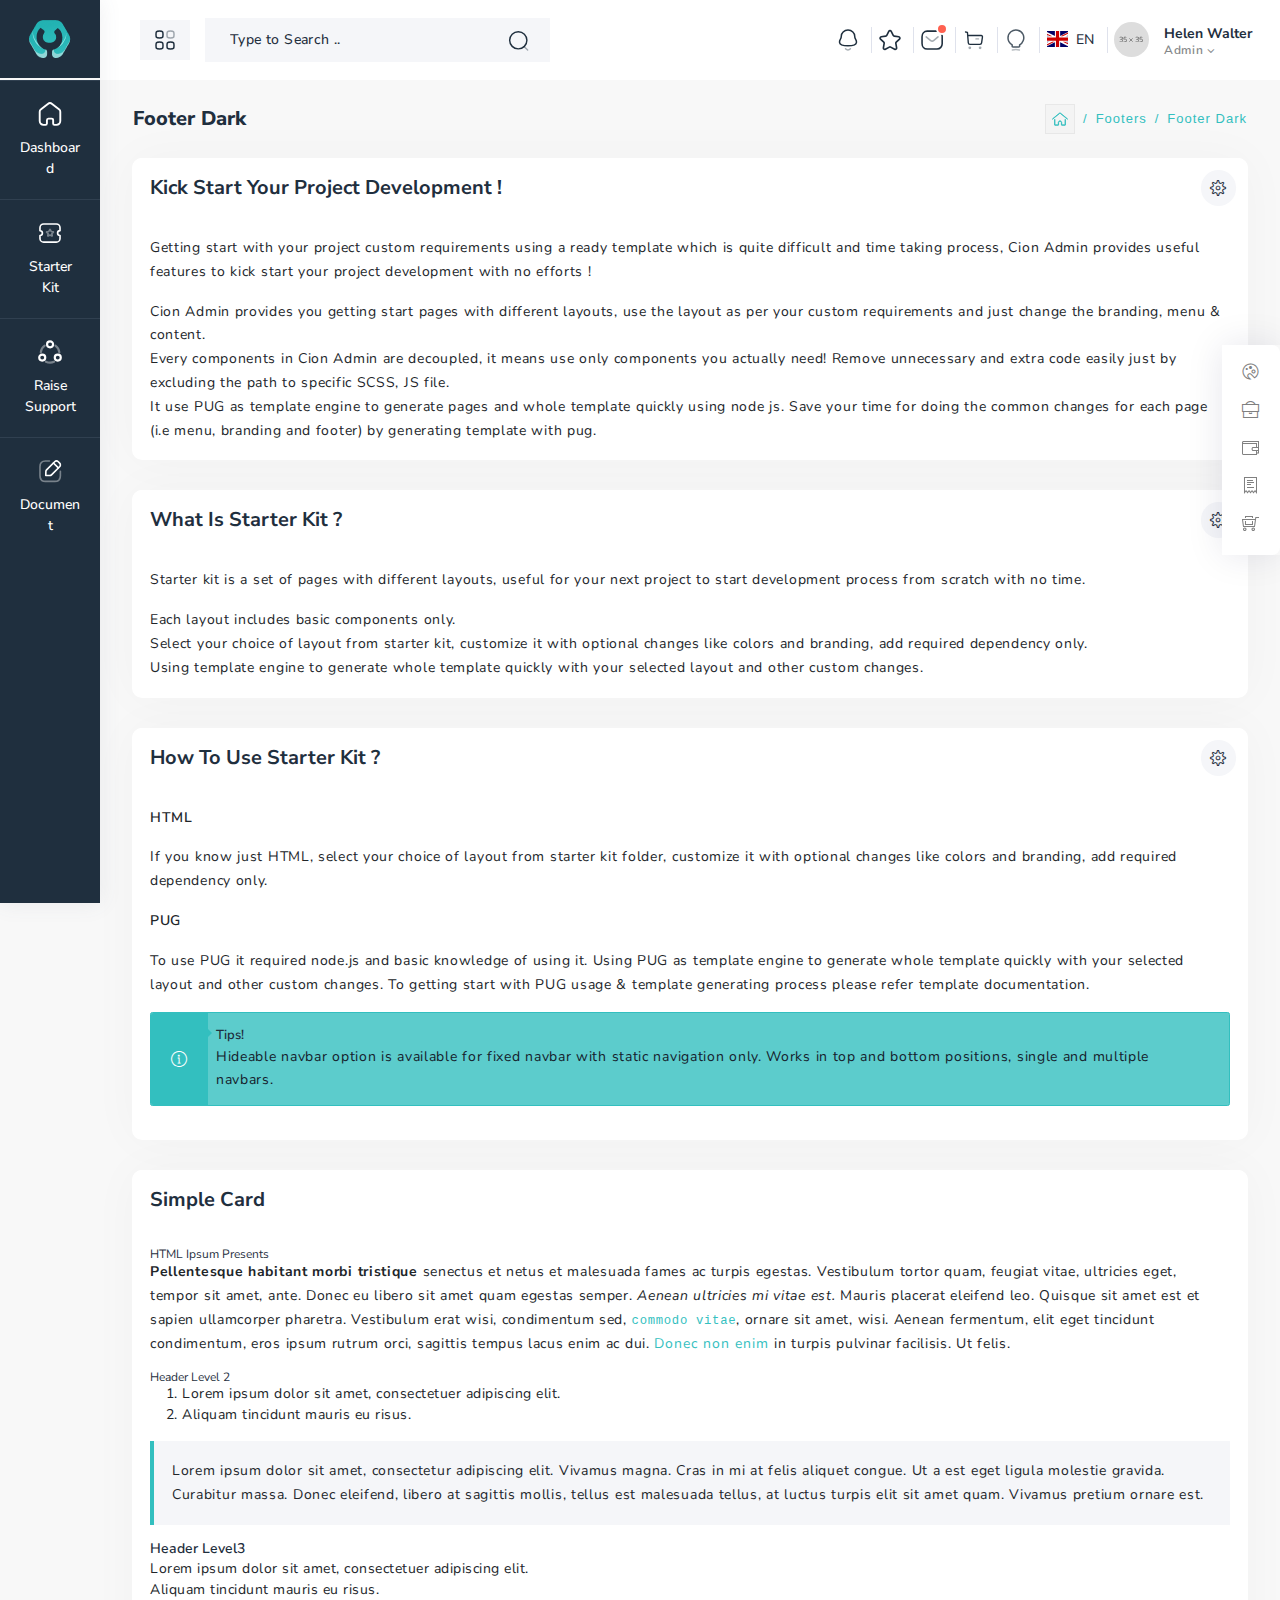
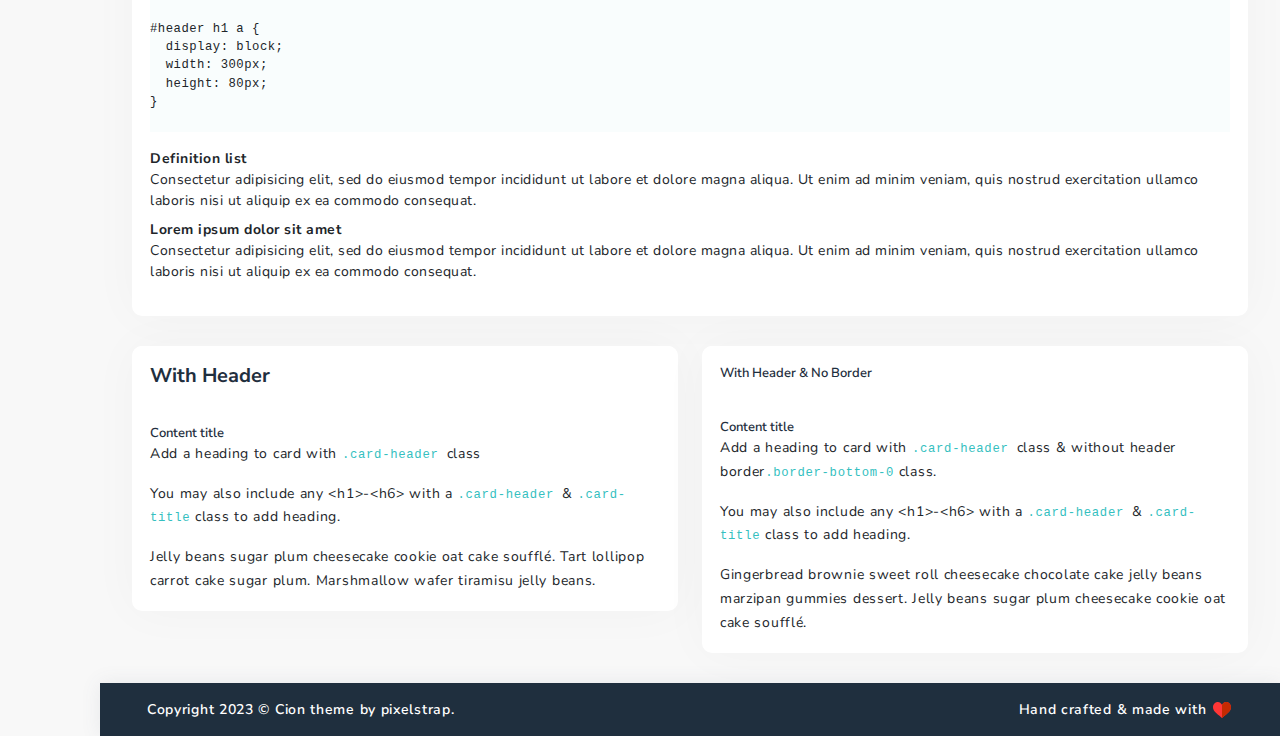
<file: src/main/resources/static/starter-kit/footer-dark.html>
<!DOCTYPE html>
<html lang="en">
  <head>
    <meta http-equiv="Content-Type" content="text/html; charset=UTF-8">
    <meta http-equiv="X-UA-Compatible" content="IE=edge">
    <meta name="viewport" content="width=device-width, initial-scale=1.0">
    <meta name="description" content="Cion admin is super flexible, powerful, clean &amp; modern responsive bootstrap 5 admin template with unlimited possibilities.">
    <meta name="keywords" content="admin template, Cion admin template, dashboard template, flat admin template, responsive admin template, web app">
    <meta name="author" content="pixelstrap">
    <link rel="icon" href="../assets/images/favicon.png" type="image/x-icon">
    <link rel="shortcut icon" href="../assets/images/favicon.png" type="image/x-icon">
    <title>Cion - Premium Admin Template</title>
    <!-- Google font-->
    <link rel="preconnect" href="https://fonts.googleapis.com">
    <link rel="preconnect" href="https://fonts.gstatic.com" crossorigin="">
    <link href="https://fonts.googleapis.com/css2?family=Lexend:wght@100;200;300;400;500;600;700;800;900&amp;family=Nunito+Sans:ital,opsz,wght@0,6..12,200;0,6..12,300;0,6..12,400;0,6..12,500;0,6..12,600;0,6..12,700;0,6..12,800;0,6..12,900;0,6..12,1000;1,6..12,200;1,6..12,300;1,6..12,400;1,6..12,500;1,6..12,600;1,6..12,700;1,6..12,800;1,6..12,900;1,6..12,1000&amp;display=swap" rel="stylesheet">
    <link rel="stylesheet" type="text/css" href="../assets/css/font-awesome.css">
    <!-- ico-font-->
    <link rel="stylesheet" type="text/css" href="../assets/css/vendors/icofont.css">
    <!-- Themify icon-->
    <link rel="stylesheet" type="text/css" href="../assets/css/vendors/themify.css">
    <!-- Flag icon-->
    <link rel="stylesheet" type="text/css" href="../assets/css/vendors/flag-icon.css">
    <!-- Feather icon-->
    <link rel="stylesheet" type="text/css" href="../assets/css/vendors/feather-icon.css">
    <!-- Plugins css start-->
    <link rel="stylesheet" type="text/css" href="../assets/css/vendors/slick.css">
    <link rel="stylesheet" type="text/css" href="../assets/css/vendors/slick-theme.css">
    <link rel="stylesheet" type="text/css" href="../assets/css/vendors/scrollbar.css">
    <link rel="stylesheet" type="text/css" href="../assets/css/vendors/animate.css">
    <link rel="stylesheet" type="text/css" href="../assets/css/vendors/prism.css">
    <!-- Plugins css Ends-->
    <!-- Bootstrap css-->
    <link rel="stylesheet" type="text/css" href="../assets/css/vendors/bootstrap.css">
    <!-- App css-->
    <link rel="stylesheet" type="text/css" href="../assets/css/style.css">
    <link id="color" rel="stylesheet" href="../assets/css/color-1.css" media="screen">
    <!-- Responsive css-->
    <link rel="stylesheet" type="text/css" href="../assets/css/responsive.css">
  </head>
  <body>
    <!-- Loader starts-->
    <div class="loader-wrapper">
      <div class="loader"></div>
    </div>
    <!-- Loader ends-->
    <!-- tap on top starts-->
    <div class="tap-top"><i data-feather="chevrons-up"></i></div>
    <!-- tap on tap ends-->
    <!-- page-wrapper Start-->
    <div class="page-wrapper" id="pageWrapper">
      <!-- Page Header Start-->
      <div class="page-header">
        <div class="header-wrapper row">
          <div class="logo-wrapper"><a href="index.html"><img class="img-fluid" src="../assets/images/logo/logo.png" alt=""></a></div>
          <svg class="stroke-icon toggle-sidebar">
            <use class="status_toggle middle sidebar-toggle" href="../assets/svg/icon-sprite.svg#Grid"> </use>
          </svg>
          <form class="col-auto form-inline search-full" action="#" method="get">
            <div class="form-group">
              <div class="Typeahead Typeahead--twitterUsers">
                <div class="u-posRelative">
                  <input class="demo-input Typeahead-input form-control-plaintext w-100" type="text" placeholder="Type to Search .." name="q" title="" autofocus>
                  <svg class="search-bg svg-color">
                    <use href="../assets/svg/icon-sprite.svg#Search"></use>
                  </svg>
                </div>
                <div class="Typeahead-menu"></div>
              </div>
            </div>
          </form>
          <div class="nav-right col-auto pull-right right-header p-0 ms-auto">
            <ul class="nav-menus">
              <li class="serchinput">
                <div class="serchbox">
                  <svg>
                    <use href="../assets/svg/icon-sprite.svg#Search"></use>
                  </svg>
                </div>
                <div class="form-group search-form">
                  <input type="text" placeholder="Search here...">
                </div>
              </li>
              <li class="onhover-dropdown">
                <div class="notification-box">
                  <svg>
                    <use href="../assets/svg/icon-sprite.svg#Bell"></use>
                  </svg>
                </div>
                <div class="onhover-show-div notification-dropdown">
                  <h6 class="f-18 mb-0 dropdown-title">Notitications</h6>
                  <ul>
                    <li class="b-l-primary border-4 mt-3"><a href="email-application.html"> 
                        <p>New Review Receive<span class="font-danger">10 min.</span></p></a></li>
                    <li class="b-l-success border-4 mt-3"><a href="invoice.html">
                        <p>Transaction $250 Success<span class="font-success">1 hr </span></p></a></li>
                    <li class="b-l-secondary border-4 mt-3"><a href="email-compose.html"> 
                        <p>Order Place Success<span class="font-secondary">3 hr</span></p></a></li>
                    <li class="b-l-warning border-4 mt-3"><a href="email-application.html"> 
                        <p>Netflix Subscription...<span class="font-warning">6 hr</span></p></a></li>
                    <li><a class="f-w-700" href="email-application.html">Check all</a></li>
                  </ul>
                </div>
              </li>
              <li class="onhover-dropdown">
                <svg>
                  <use href="../assets/svg/icon-sprite.svg#Bookmark"></use>
                </svg>
                <div class="onhover-show-div bookmark-flip">
                  <div class="flip-card">
                    <div class="flip-card-inner">
                      <div class="front">
                        <h6 class="f-18 mb-0 dropdown-title">Bookmark</h6>
                        <ul class="bookmark-dropdown">
                          <li>
                            <div class="row">
                              <div class="col-4 text-center"><a href="form-validation.html">
                                  <div class="bookmark-content">
                                    <div class="bookmark-icon"><i data-feather="file-text"></i></div><span>Forms </span>
                                  </div></a></div>
                              <div class="col-4 text-center"><a href="user-profile.html">
                                  <div class="bookmark-content">
                                    <div class="bookmark-icon"><i data-feather="user"></i></div><span>Profile </span>
                                  </div></a></div>
                              <div class="col-4 text-center"><a href="bootstrap-basic-table.html">
                                  <div class="bookmark-content">
                                    <div class="bookmark-icon"><i data-feather="server"></i></div><span>Tables </span>
                                  </div></a></div>
                            </div>
                          </li>
                          <li class="text-centermedia-body"> <a class="flip-btn f-w-700" id="flip-btn" href="javascript:void(0)">Add New Bookmark</a></li>
                        </ul>
                      </div>
                      <div class="back">
                        <ul>
                          <li>
                            <div class="bookmark-dropdown flip-back-content">
                              <input type="text" placeholder="search...">
                            </div>
                          </li>
                          <li><a class="f-w-700 d-block flip-back" id="flip-back" href="javascript:void(0)">Back</a></li>
                        </ul>
                      </div>
                    </div>
                  </div>
                </div>
              </li>
              <li class="onhover-dropdown">
                <div class="message notification-box">
                  <svg>
                    <use href="../assets/svg/icon-sprite.svg#Message"></use>
                  </svg><span class="rounded-pill badge-secondary"> </span>
                </div>
                <div class="onhover-show-div message-dropdown">
                  <h6 class="f-18 mb-0 dropdown-title">Message                               </h6>
                  <ul>
                    <li>
                      <div class="d-flex align-items-start">
                        <div class="message-img bg-light-primary"><img src="../assets/images/user/3.jpg" alt=""></div>
                        <div class="flex-grow-1">
                          <h5 class="mb-1"><a href="email-application.html">Emay Walter</a></h5>
                          <p>Do you want to go see movie?</p>
                        </div>
                        <div class="notification-right"><i data-feather="x"></i></div>
                      </div>
                    </li>
                    <li>
                      <div class="d-flex align-items-start">
                        <div class="message-img bg-light-primary"><img src="../assets/images/user/6.jpg" alt=""></div>
                        <div class="flex-grow-1">
                          <h5 class="mb-1"><a href="email-application.html">Jason Borne</a></h5>
                          <p>Thank you for rating us.</p>
                        </div>
                        <div class="notification-right"><i data-feather="x"></i></div>
                      </div>
                    </li>
                    <li>
                      <div class="d-flex align-items-start">
                        <div class="message-img bg-light-primary"><img src="../assets/images/user/10.jpg" alt=""></div>
                        <div class="flex-grow-1">
                          <h5 class="mb-1"><a href="email-application.html">Sarah Loren</a></h5>
                          <p>What`s the project report update?</p>
                        </div>
                        <div class="notification-right"><i data-feather="x"></i></div>
                      </div>
                    </li>
                    <li><a class="f-w-700" href="chat.html">Check all</a></li>
                  </ul>
                </div>
              </li>
              <li class="cart-nav onhover-dropdown">
                <div class="cart-box">
                  <svg>
                    <use href="../assets/svg/icon-sprite.svg#Buy"></use>
                  </svg>
                </div>
                <div class="cart-dropdown onhover-show-div">
                  <h6 class="f-18 mb-0 dropdown-title">Cart</h6>
                  <ul>
                    <li>
                      <div class="d-flex"><img class="img-fluid b-r-5 img-60" src="../assets/images/ecommerce/05.jpg" alt="">
                        <div class="flex-grow-1"><span>Women's Track Suit</span>
                          <div class="qty-box">
                            <div class="input-group"><span class="input-group-prepend">
                                <button class="btn quantity-left-minus" type="button" data-type="minus" data-field="">-</button></span>
                              <input class="form-control input-number" type="text" name="quantity" value="1"><span class="input-group-prepend">
                                <button class="btn quantity-right-plus" type="button" data-type="plus" data-field="">+</button></span>
                            </div>
                          </div>
                          <h6 class="font-primary">$500</h6>
                        </div>
                        <div class="close-circle"><a class="bg-danger" href="#"><i data-feather="x"></i></a></div>
                      </div>
                    </li>
                    <li>
                      <div class="d-flex"><img class="img-fluid b-r-5 img-60" src="../assets/images/ecommerce/02.jpg" alt="">
                        <div class="flex-grow-1"><span>Men's Jacket</span>
                          <div class="qty-box">
                            <div class="input-group"><span class="input-group-prepend">
                                <button class="btn quantity-left-minus" type="button" data-type="minus" data-field="">-</button></span>
                              <input class="form-control input-number" type="text" name="quantity" value="1"><span class="input-group-prepend">
                                <button class="btn quantity-right-plus" type="button" data-type="plus" data-field="">+</button></span>
                            </div>
                          </div>
                          <h6 class="font-primary">$500.00</h6>
                        </div>
                        <div class="close-circle"><a class="bg-danger" href="#"><i data-feather="x"></i></a></div>
                      </div>
                    </li>
                    <li class="total">
                      <h6 class="mb-0">Order Total : <span class="f-right">$1000.00</span></h6>
                    </li>
                    <li class="text-center"><a class="d-block mb-3 view-cart f-w-700" href="cart.html">Go to your cart</a><a class="btn btn-primary view-checkout" href="checkout.html">Checkout  </a></li>
                  </ul>
                </div>
              </li>
              <li>
                <div class="mode">
                  <svg>
                    <use href="../assets/svg/icon-sprite.svg#moon"></use>
                  </svg>
                </div>
              </li>
              <li class="language-nav">
                <div class="translate_wrapper">
                  <div class="current_lang">
                    <div class="lang"><i class="flag-icon flag-icon-gb"></i><span class="lang-txt">EN                               </span></div>
                  </div>
                  <div class="more_lang">
                    <div class="lang selected" data-value="en"><i class="flag-icon flag-icon-us"></i><span class="lang-txt">English<span> (US)</span></span></div>
                    <div class="lang" data-value="de"><i class="flag-icon flag-icon-de"></i><span class="lang-txt">Deutsch</span></div>
                    <div class="lang" data-value="es"><i class="flag-icon flag-icon-es"></i><span class="lang-txt">Español</span></div>
                    <div class="lang" data-value="fr"><i class="flag-icon flag-icon-fr"></i><span class="lang-txt">Français</span></div>
                    <div class="lang" data-value="pt"><i class="flag-icon flag-icon-pt"></i><span class="lang-txt">Português<span> (BR)</span></span></div>
                    <div class="lang" data-value="cn"><i class="flag-icon flag-icon-cn"></i><span class="lang-txt">简体中文</span></div>
                    <div class="lang" data-value="ae"><i class="flag-icon flag-icon-ae"></i><span class="lang-txt">لعربية <span> (ae)</span></span></div>
                  </div>
                </div>
              </li>
              <li class="profile-nav onhover-dropdown pe-0 py-0">
                <div class="d-flex align-items-center profile-media"><img class="b-r-25" src="../assets/images/dashboard/profile.png" alt="">
                  <div class="flex-grow-1 user"><span>Helen Walter</span>
                    <p class="mb-0 font-nunito">Admin <i class="middle fa fa-angle-down"></i></p>
                  </div>
                </div>
                <ul class="profile-dropdown onhover-show-div">
                  <li><a href="user-profile.html"><i data-feather="user"></i><span>Account </span></a></li>
                  <li><a href="email-application.html"><i data-feather="mail"></i><span>Inbox</span></a></li>
                  <li><a href="task.html"><i data-feather="file-text"></i><span>Taskboard</span></a></li>
                  <li><a href="edit-profile.html"><i data-feather="settings"></i><span>Settings</span></a></li>
                  <li><a href="login.html"><i data-feather="log-in"> </i><span>Log in</span></a></li>
                </ul>
              </li>
            </ul>
          </div>
          <script class="result-template" type="text/x-handlebars-template">
            <div class="ProfileCard u-cf">                        
            <div class="ProfileCard-avatar"><svg xmlns="http://www.w3.org/2000/svg" width="24" height="24" viewBox="0 0 24 24" fill="none" stroke="currentColor" stroke-width="2" stroke-linecap="round" stroke-linejoin="round" class="feather feather-airplay m-0"><path d="M5 17H4a2 2 0 0 1-2-2V5a2 2 0 0 1 2-2h16a2 2 0 0 1 2 2v10a2 2 0 0 1-2 2h-1"></path><polygon points="12 15 17 21 7 21 12 15"></polygon></svg></div>
            <div class="ProfileCard-details">
            <div class="ProfileCard-realName">{{name}}</div>
            </div>
            </div>
          </script>
          <script class="empty-template" type="text/x-handlebars-template"><div class="EmptyMessage">Your search turned up 0 results. This most likely means the backend is down, yikes!</div></script>
        </div>
      </div>
      <!-- Page Header Ends-->
      <!-- Page Body Start-->
      <div class="page-body-wrapper horizontal-menu">
        <!-- Page Sidebar Start-->
        <div class="sidebar-wrapper" data-layout="stroke-svg">
          <div>
            <div class="logo-wrapper"><a href="index.html"><img class="img-fluid" src="../assets/images/logo/logo.png" alt=""></a>
              <div class="back-btn"><i class="fa fa-angle-left"></i></div>
            </div>
            <nav class="sidebar-main">
              <div class="left-arrow" id="left-arrow"><i data-feather="arrow-left"></i></div>
              <div id="sidebar-menu">
                <ul class="sidebar-links" id="simple-bar">
                  <li class="back-btn">
                    <div class="mobile-back text-end"><span>Back</span><i class="fa fa-angle-right ps-2" aria-hidden="true"></i></div>
                  </li>
                  <li class="pin-title sidebar-main-title">
                    <div> 
                      <h6>Pinned</h6>
                    </div>
                  </li>
                  <li class="sidebar-list"><a class="sidebar-link sidebar-title" href="../template/index.html" target="_blank">
                      <svg class="stroke-icon">
                        <use href="../assets/svg/icon-sprite.svg#home"></use>
                      </svg>
                      <svg class="fill-icon">
                        <use href="../assets/svg/icon-sprite.svg#fill-home"></use>
                      </svg><span>Dashboard</span></a></li>
                  <li class="sidebar-list"><a class="sidebar-link sidebar-title" href="#">
                      <svg class="stroke-icon">
                        <use href="../assets/svg/icon-sprite.svg#Charts"></use>
                      </svg>
                      <svg class="fill-icon">
                        <use href="../assets/svg/icon-sprite.svg#fill-starter-kit"></use>
                      </svg><span>Starter kit</span></a>
                    <ul class="sidebar-submenu custom-scrollbar">
                      <li class="sidebar-head">Starter kit</li>
                      <li class="main-submenu"><a class="d-flex sidebar-menu" href="javascript:void(0)">
                          <svg class="stroke-icon">
                            <use href="../assets/svg/icon-sprite.svg#Ui-kites"></use>
                          </svg>
                          <svg class="fill-icon">
                            <use href="../assets/svg/icon-sprite.svg#fill-ui"></use>
                          </svg>color version
                          <svg class="stroke-icon">
                            <use href="../assets/svg/icon-sprite.svg#Arrow-right"></use>
                          </svg></a>
                        <ul class="submenu-wrapper">
                          <li><a href="index.html">Layout Light</a></li>
                          <li><a href="layout-dark.html">Layout Dark</a></li>
                        </ul>
                      </li>
                      <li class="main-submenu"> <a class="d-flex sidebar-menu" href="javascript:void(0)">
                          <svg class="stroke-icon">
                            <use href="../assets/svg/icon-sprite.svg#Perk-Ui"></use>
                          </svg>
                          <svg class="fill-icon">
                            <use href="../assets/svg/icon-sprite.svg#fill-Perk-Ui"></use>
                          </svg>Page layout
                          <svg class="stroke-icon">
                            <use href="../assets/svg/icon-sprite.svg#Arrow-right"></use>
                          </svg></a>
                        <ul class="submenu-wrapper">
                          <li><a href="boxed.html">Boxed</a></li>
                          <li><a href="layout-rtl.html">RTL</a></li>
                        </ul>
                      </li>
                      <li class="main-submenu"> <a class="d-flex sidebar-menu" href="javascript:void(0)">
                          <svg class="stroke-icon">
                            <use href="../assets/svg/icon-sprite.svg#Editor"></use>
                          </svg>
                          <svg class="fill-icon">
                            <use href="../assets/svg/icon-sprite.svg#fill-Editor"></use>
                          </svg>Footers
                          <svg class="stroke-icon">
                            <use href="../assets/svg/icon-sprite.svg#Arrow-right"></use>
                          </svg></a>
                        <ul class="submenu-wrapper">
                          <li><a href="footer-light.html">Footer Light</a></li>
                          <li><a href="footer-dark.html">Footer Dark</a></li>
                          <li><a href="footer-fixed.html">Footer Fixed</a></li>
                        </ul>
                      </li>
                    </ul>
                  </li>
                  <li class="sidebar-list"><a class="sidebar-link sidebar-title" href="https://support.pixelstrap.com/agent/pixelstrap/pixelstrap/tickets/list/open-cases" target="_blank">
                      <svg class="stroke-icon">
                        <use href="../assets/svg/icon-sprite.svg#stroke-social"></use>
                      </svg>
                      <svg class="fill-icon">
                        <use href="../assets/svg/icon-sprite.svg#fill-social"></use>
                      </svg><span>Raise Support</span></a></li>
                  <li class="sidebar-list"><a class="sidebar-link sidebar-title" href="https://docs.pixelstrap.com/cion/document/" target="_blank">
                      <svg class="stroke-icon">
                        <use href="../assets/svg/icon-sprite.svg#Editor"></use>
                      </svg>
                      <svg class="fill-icon">
                        <use href="../assets/svg/icon-sprite.svg#fill-form"></use>
                      </svg><span>Document</span></a></li>
                </ul>
              </div>
              <div class="right-arrow" id="right-arrow"><i data-feather="arrow-right"></i></div>
            </nav>
          </div>
        </div>
        <!-- Page Sidebar Ends-->
        <div class="page-body">
          <div class="container-fluid">
            <div class="page-title">
              <div class="row">
                <div class="col-sm-6 ps-0">
                  <h3>Footer Dark</h3>
                </div>
                <div class="col-sm-6 pe-0">
                  <ol class="breadcrumb">
                    <li class="breadcrumb-item"><a href="index.html">                                       
                        <svg class="stroke-icon">
                          <use href="../assets/svg/icon-sprite.svg#stroke-home"></use>
                        </svg></a></li>
                    <li class="breadcrumb-item">Footers</li>
                    <li class="breadcrumb-item active">Footer dark</li>
                  </ol>
                </div>
              </div>
            </div>
          </div>
          <!-- Container-fluid starts-->
          <div class="container-fluid">
            <div class="row starter-main">
              <div class="col-sm-12">
                <div class="card">
                  <div class="card-header">
                    <h3>Kick start your project development !</h3>
                    <div class="card-header-right">
                      <ul class="list-unstyled card-option">
                        <li>
                          <div><i class="icon-settings"></i></div>
                        </li>
                        <li><i class="view-html fa fa-code"></i></li>
                        <li><i class="icofont icofont-maximize full-card"></i></li>
                        <li><i class="icofont icofont-minus minimize-card"></i></li>
                        <li><i class="icofont icofont-refresh reload-card"></i></li>
                        <li><i class="icofont icofont-error close-card"></i></li>
                      </ul>
                    </div>
                  </div>
                  <div class="card-body">
                    <p>Getting start with your project custom requirements using a ready template which is quite difficult and time taking process, Cion Admin provides useful features to kick start your project development with no efforts !</p>
                    <ul>
                      <li>
                        <p>Cion Admin provides you getting start pages with different layouts, use the layout as per your custom requirements and just change the branding, menu & content.</p>
                      </li>
                      <li>
                        <p>Every components in Cion Admin are decoupled, it means use only components you actually need! Remove unnecessary and extra code easily just by excluding the path to specific SCSS, JS file.</p>
                      </li>
                      <li>
                        <p>It use PUG as template engine to generate pages and whole template quickly using node js. Save your time for doing the common changes for each page (i.e menu, branding and footer) by generating template with pug.</p>
                      </li>
                    </ul>
                    <div class="code-box-copy">
                      <button class="code-box-copy__btn btn-clipboard" data-clipboard-target="#example-head" title="Copy"><i class="icofont icofont-copy-alt"></i></button>
                      <pre><code class="language-html" id="example-head">&lt;!-- Cod Box Copy begin --&gt;
&lt;p&gt;Getting start with your project custom requirements using a ready template which is quite difficult and time taking process, Cion Admin provides useful features to kick start your project development with no efforts !&lt;/p&gt;
&lt;ul&gt;
&lt;li&gt;&lt;p&gt;Cion Admin provides you getting start pages with different layouts, use the layout as per your custom requirements and just change the branding, menu & content.&lt;/p&gt;&lt;/li&gt;
&lt;li&gt;&lt;p&gt;Every components in Cion Admin are decoupled, it means use only components you actually need! Remove unnecessary and extra code easily just by excluding the path to specific SCSS, JS file.&lt;/p&gt;&lt;/li&gt;
&lt;li&gt;&lt;p&gt;It use PUG as template engine to generate pages and whole template quickly using node js. Save your time for doing the common changes for each page (i.e menu, branding and footer) by generating template with pug.&lt;/p&gt;&lt;/li&gt;
&lt;/ul&gt;
&lt;!-- Cod Box Copy end --&gt;</code></pre>
                    </div>
                  </div>
                </div>
              </div>
              <div class="col-sm-12">
                <div class="card">
                  <div class="card-header">
                    <h3>What is starter kit ?</h3>
                    <div class="card-header-right">
                      <ul class="list-unstyled card-option">
                        <li>
                          <div><i class="icon-settings"></i></div>
                        </li>
                        <li><i class="view-html fa fa-code"></i></li>
                        <li><i class="icofont icofont-maximize full-card"></i></li>
                        <li><i class="icofont icofont-minus minimize-card"></i></li>
                        <li><i class="icofont icofont-refresh reload-card"></i></li>
                        <li><i class="icofont icofont-error close-card"></i></li>
                      </ul>
                    </div>
                  </div>
                  <div class="card-body">
                    <p>Starter kit is a set of pages with different layouts, useful for your next project to start development process from scratch with no time.</p>
                    <ul>
                      <li>
                        <p>Each layout includes basic components only.</p>
                      </li>
                      <li>
                        <p>Select your choice of layout from starter kit, customize it with optional changes like colors and branding, add required dependency only.</p>
                      </li>
                      <li>
                        <p>Using template engine to generate whole template quickly with your selected layout and other custom changes. </p>
                      </li>
                    </ul>
                    <div class="code-box-copy">
                      <button class="code-box-copy__btn btn-clipboard" data-clipboard-target="#example-head1" title="Copy"><i class="icofont icofont-copy-alt"></i></button>
                      <pre><code class="language-html" id="example-head1">&lt;!-- Cod Box Copy begin --&gt;
&lt;p&gt;Starter kit is a set of pages with different layouts, useful for your next project to start development process from scratch with no time. &lt;/p&gt;
&lt;ul&gt;
&lt;li&gt;&lt;p&gt;Each layout includes basic components only.&lt;/p&gt;&lt;/li&gt;
&lt;li&gt;&lt;p&gt;Select your choice of layout from starter kit, customize it with optional changes like colors and branding, add required dependency only.&lt;/p&gt;&lt;/li&gt;
&lt;li&gt;&lt;p&gt;Using template engine to generate whole template quickly with your selected layout and other custom changes.&lt;/p&gt;&lt;/li&gt;
&lt;/ul&gt;
&lt;!-- Cod Box Copy end --&gt;</code></pre>
                    </div>
                  </div>
                </div>
              </div>
              <div class="col-sm-12">
                <div class="card">
                  <div class="card-header">
                    <h3>How to use starter kit ?</h3>
                    <div class="card-header-right">
                      <ul class="list-unstyled card-option">
                        <li>
                          <div><i class="icon-settings"></i></div>
                        </li>
                        <li><i class="view-html fa fa-code"></i></li>
                        <li><i class="icofont icofont-maximize full-card"></i></li>
                        <li><i class="icofont icofont-minus minimize-card"></i></li>
                        <li><i class="icofont icofont-refresh reload-card"></i></li>
                        <li><i class="icofont icofont-error close-card"></i></li>
                      </ul>
                    </div>
                  </div>
                  <div class="card-body">
                    <p><span class="f-w-600">HTML</span></p>
                    <p>If you know just HTML, select your choice of layout from starter kit folder, customize it with optional changes like colors and branding, add required dependency only.</p>
                    <p><span class="f-w-600">PUG</span></p>
                    <p>To use PUG it required node.js and basic knowledge of using it. Using PUG as template engine to generate whole template quickly with your selected layout and other custom changes. To getting start with PUG usage & template generating process please refer template documentation.</p>
                    <div class="alert alert-primary inverse" role="alert"><i class="icon-info-alt"></i>
                      <h5>Tips!</h5>
                      <p>Hideable navbar option is available for fixed navbar with static navigation only. Works in top and bottom positions, single and multiple navbars.</p>
                    </div>
                    <div class="code-box-copy">
                      <button class="code-box-copy__btn btn-clipboard" data-clipboard-target="#example-head2" title="Copy"><i class="icofont icofont-copy-alt"></i></button>
                      <pre><code class="language-html" id="example-head2">&lt;!-- Cod Box Copy begin --&gt;
&lt;p&gt;&lt;span class="f-w-600"&gt;HTML&lt;/span&gt;&lt;/p&gt;
&lt;p&gt;If you know just HTML, select your choice of layout from starter kit folder, customize it with optional changes like colors and branding, add required dependency only.&lt;/p&gt;
&lt;p&gt;&lt;span class="f-w-600"&gt;PUG&lt;/span&gt;&lt;/p&gt;
&lt;p&gt;To use PUG it required node.js and basic knowledge of using it. Using PUG as template engine to generate whole template quickly with your selected layout and other custom changes. To getting start with PUG usage & template generating process please refer template documentation.&lt;/p&gt;
&lt;div class="alert alert-primary inverse" role="alert"&gt;
&lt;i class="icon-info-alt"&gt;&lt;/i&gt;
&lt;h5&gt;Tips!&lt;/h5&gt;
&lt;p&gt;Hideable navbar option is available for fixed navbar with static navigation only. Works in top and bottom positions, single and multiple navbars.&lt;/p&gt;
&lt;/div&gt;
&lt;!-- Cod Box Copy end --&gt;</code></pre>
                    </div>
                  </div>
                </div>
              </div>
              <div class="col-sm-12">
                <div class="card">
                  <div class="card-header">
                    <h3>Simple Card</h3>
                  </div>
                  <div class="card-body">
                    <h6>HTML Ipsum Presents</h6>
                    <p><strong>Pellentesque habitant morbi tristique</strong> senectus et netus et malesuada fames ac turpis egestas. Vestibulum tortor quam, feugiat vitae, ultricies eget, tempor sit amet, ante. Donec eu libero sit amet quam egestas
                                                          semper. <em>Aenean ultricies mi vitae est.</em> Mauris placerat eleifend leo. Quisque sit amet est et sapien ullamcorper pharetra. Vestibulum erat wisi, condimentum sed, <code>commodo vitae</code>, ornare sit amet, wisi. Aenean
                                                          fermentum, elit eget tincidunt condimentum, eros ipsum rutrum orci, sagittis tempus lacus enim ac dui. <a href="#">Donec non enim</a> in turpis pulvinar facilisis. Ut felis.
                    </p>
                    <h6>Header Level 2</h6>
                    <ol>
                      <li>Lorem ipsum dolor sit amet, consectetuer adipiscing elit.</li>
                      <li>Aliquam tincidunt mauris eu risus.</li>
                    </ol>
                    <blockquote>
                      <p>
                        Lorem ipsum dolor sit amet, consectetur adipiscing elit. Vivamus magna. Cras in mi at felis aliquet congue. Ut a est eget ligula molestie gravida. Curabitur massa. Donec eleifend, libero at sagittis mollis, tellus est malesuada
                        tellus, at luctus turpis elit sit amet quam. Vivamus pretium ornare est.
                      </p>
                    </blockquote>
                    <h4>Header Level<span> 3</span></h4>
                    <ul>
                      <li>Lorem ipsum dolor sit amet, consectetuer adipiscing elit.</li>
                      <li>Aliquam tincidunt mauris eu risus.</li>
                    </ul>
                    <pre>#header h1 a {
  display: block;
  width: 300px;
  height: 80px;
}</pre>
                    <dl>
                      <dt>Definition list</dt>
                      <dd>Consectetur adipisicing elit, sed do eiusmod tempor incididunt ut labore et dolore magna aliqua. Ut enim ad minim veniam, quis nostrud exercitation ullamco laboris nisi ut aliquip ex ea commodo consequat.</dd>
                      <dt>Lorem ipsum dolor sit amet</dt>
                      <dd>Consectetur adipisicing elit, sed do eiusmod tempor incididunt ut labore et dolore magna aliqua. Ut enim ad minim veniam, quis nostrud exercitation ullamco laboris nisi ut aliquip ex ea commodo consequat.</dd>
                    </dl>
                  </div>
                </div>
              </div>
              <div class="col-md-6">
                <div class="card">
                  <div class="card-header">
                    <h3>With Header</h3>
                  </div>
                  <div class="card-body">
                    <h5>Content title</h5>
                    <p>Add a heading to card with <code>.card-header </code> class</p>
                    <p>You may also include any &lt;h1&gt;-&lt;h6&gt; with a <code>.card-header </code> & <code>.card-title</code> class to add heading.</p>
                    <p>Jelly beans sugar plum cheesecake cookie oat cake soufflé. Tart lollipop carrot cake sugar plum. Marshmallow wafer tiramisu jelly beans.</p>
                  </div>
                </div>
              </div>
              <div class="col-md-6">
                <div class="card">
                  <div class="card-header card-no-border">
                    <h5>With Header & No Border</h5>
                  </div>
                  <div class="card-body">
                    <h5>Content title</h5>
                    <p>Add a heading to card with <code>.card-header </code> class & without header border<code>.border-bottom-0</code> class.</p>
                    <p>You may also include any &lt;h1&gt;-&lt;h6&gt; with a <code>.card-header </code> & <code>.card-title</code> class to add heading.</p>
                    <p>Gingerbread brownie sweet roll cheesecake chocolate cake jelly beans marzipan gummies dessert. Jelly beans sugar plum cheesecake cookie oat cake soufflé.</p>
                  </div>
                </div>
              </div>
            </div>
          </div>
          <!-- Container-fluid Ends-->
        </div>
        <!-- footer start-->
        <footer class="footer footer-dark">
          <div class="container-fluid">
            <div class="row">
              <div class="col-md-6 footer-copyright">
                <p class="mb-0">Copyright 2023 © Cion theme by pixelstrap.</p>
              </div>
              <div class="col-md-6">
                <p class="float-end mb-0">Hand crafted &amp; made with
                  <svg class="footer-icon">
                    <use href="../assets/svg/icon-sprite.svg#heart"></use>
                  </svg>
                </p>
              </div>
            </div>
          </div>
        </footer>
      </div>
    </div>
    <!-- latest jquery-->
    <script src="../assets/js/jquery.min.js"></script>
    <!-- Bootstrap js-->
    <script src="../assets/js/bootstrap/bootstrap.bundle.min.js"></script>
    <!-- feather icon js-->
    <script src="../assets/js/icons/feather-icon/feather.min.js"></script>
    <script src="../assets/js/icons/feather-icon/feather-icon.js"></script>
    <!-- scrollbar js-->
    <script src="../assets/js/scrollbar/simplebar.js"></script>
    <script src="../assets/js/scrollbar/custom.js"></script>
    <!-- Sidebar jquery-->
    <script src="../assets/js/config.js"></script>
    <!-- Plugins JS start-->
    <script src="../assets/js/sidebar-menu.js"></script>
    <script src="../assets/js/slick/slick.min.js"></script>
    <script src="../assets/js/slick/slick.js"></script>
    <script src="../assets/js/header-slick.js"></script>
    <script src="../assets/js/prism/prism.min.js"></script>
    <script src="../assets/js/clipboard/clipboard.min.js"></script>
    <script src="../assets/js/custom-card/custom-card.js"></script>
    <script src="../assets/js/typeahead/handlebars.js"></script>
    <script src="../assets/js/typeahead/typeahead.bundle.js"></script>
    <script src="../assets/js/typeahead/typeahead.custom.js"></script>
    <script src="../assets/js/typeahead-search/handlebars.js"></script>
    <script src="../assets/js/typeahead-search/typeahead-custom.js"></script>
    <!-- Plugins JS Ends-->
    <!-- Theme js-->
    <script src="../assets/js/script.js"></script>
    <script src="../assets/js/theme-customizer/customizer.js"></script>
  </body>
</html>
</file>
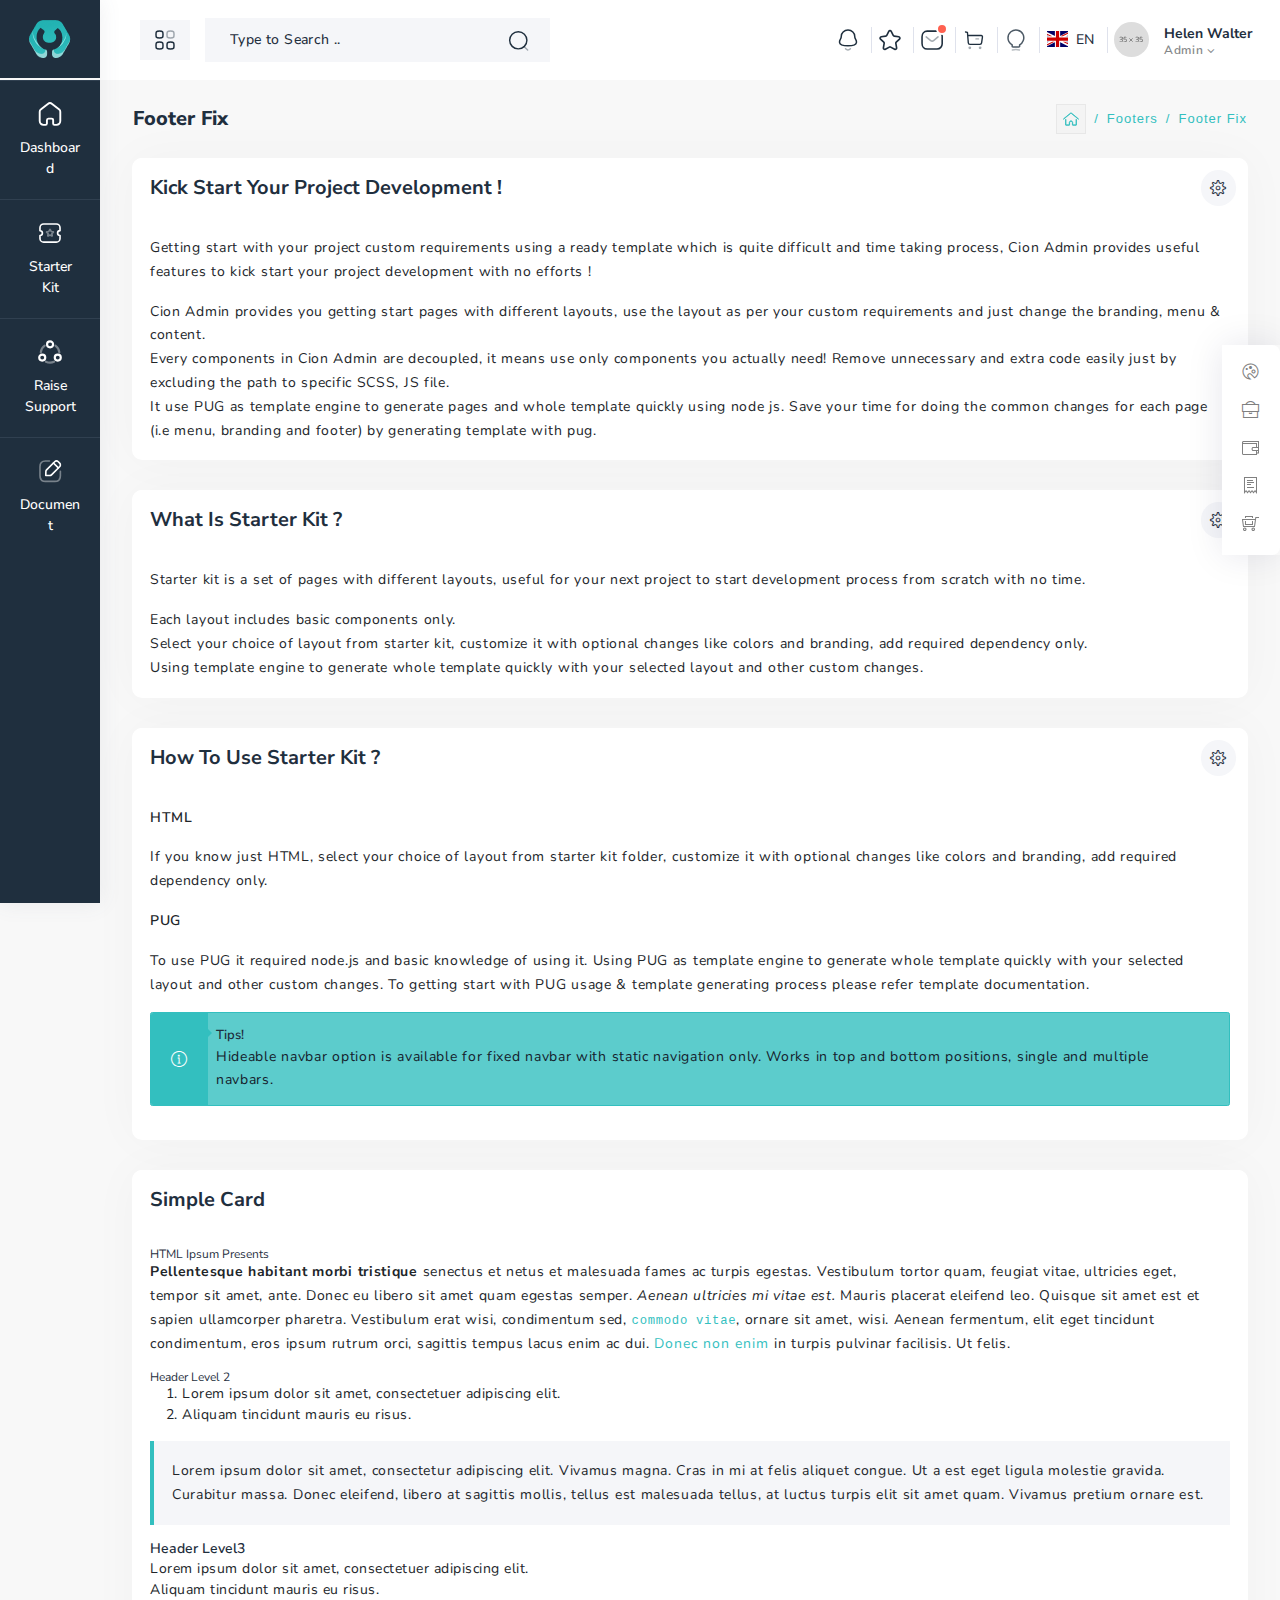
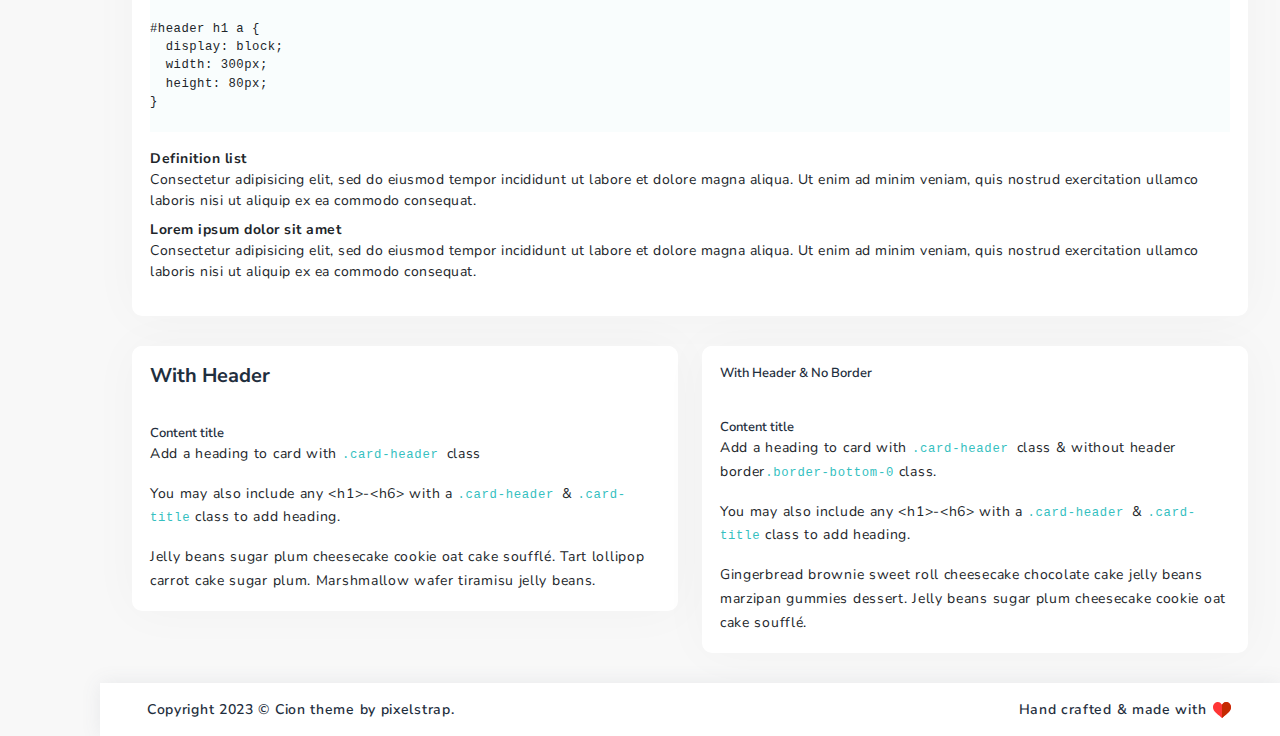
<file: src/main/resources/static/starter-kit/footer-fixed.html>
<!DOCTYPE html>
<html lang="en">
  <head>
    <meta http-equiv="Content-Type" content="text/html; charset=UTF-8">
    <meta http-equiv="X-UA-Compatible" content="IE=edge">
    <meta name="viewport" content="width=device-width, initial-scale=1.0">
    <meta name="description" content="Cion admin is super flexible, powerful, clean &amp; modern responsive bootstrap 5 admin template with unlimited possibilities.">
    <meta name="keywords" content="admin template, Cion admin template, dashboard template, flat admin template, responsive admin template, web app">
    <meta name="author" content="pixelstrap">
    <link rel="icon" href="../assets/images/favicon.png" type="image/x-icon">
    <link rel="shortcut icon" href="../assets/images/favicon.png" type="image/x-icon">
    <title>Cion - Premium Admin Template</title>
    <!-- Google font-->
    <link rel="preconnect" href="https://fonts.googleapis.com">
    <link rel="preconnect" href="https://fonts.gstatic.com" crossorigin="">
    <link href="https://fonts.googleapis.com/css2?family=Lexend:wght@100;200;300;400;500;600;700;800;900&amp;family=Nunito+Sans:ital,opsz,wght@0,6..12,200;0,6..12,300;0,6..12,400;0,6..12,500;0,6..12,600;0,6..12,700;0,6..12,800;0,6..12,900;0,6..12,1000;1,6..12,200;1,6..12,300;1,6..12,400;1,6..12,500;1,6..12,600;1,6..12,700;1,6..12,800;1,6..12,900;1,6..12,1000&amp;display=swap" rel="stylesheet">
    <link rel="stylesheet" type="text/css" href="../assets/css/font-awesome.css">
    <!-- ico-font-->
    <link rel="stylesheet" type="text/css" href="../assets/css/vendors/icofont.css">
    <!-- Themify icon-->
    <link rel="stylesheet" type="text/css" href="../assets/css/vendors/themify.css">
    <!-- Flag icon-->
    <link rel="stylesheet" type="text/css" href="../assets/css/vendors/flag-icon.css">
    <!-- Feather icon-->
    <link rel="stylesheet" type="text/css" href="../assets/css/vendors/feather-icon.css">
    <!-- Plugins css start-->
    <link rel="stylesheet" type="text/css" href="../assets/css/vendors/slick.css">
    <link rel="stylesheet" type="text/css" href="../assets/css/vendors/slick-theme.css">
    <link rel="stylesheet" type="text/css" href="../assets/css/vendors/scrollbar.css">
    <link rel="stylesheet" type="text/css" href="../assets/css/vendors/animate.css">
    <link rel="stylesheet" type="text/css" href="../assets/css/vendors/prism.css">
    <!-- Plugins css Ends-->
    <!-- Bootstrap css-->
    <link rel="stylesheet" type="text/css" href="../assets/css/vendors/bootstrap.css">
    <!-- App css-->
    <link rel="stylesheet" type="text/css" href="../assets/css/style.css">
    <link id="color" rel="stylesheet" href="../assets/css/color-1.css" media="screen">
    <!-- Responsive css-->
    <link rel="stylesheet" type="text/css" href="../assets/css/responsive.css">
  </head>
  <body>
    <!-- Loader starts-->
    <div class="loader-wrapper">
      <div class="loader"></div>
    </div>
    <!-- Loader ends-->
    <!-- tap on top starts-->
    <div class="tap-top"><i data-feather="chevrons-up"></i></div>
    <!-- tap on tap ends-->
    <!-- page-wrapper Start-->
    <div class="page-wrapper" id="pageWrapper">
      <!-- Page Header Start-->
      <div class="page-header">
        <div class="header-wrapper row">
          <div class="logo-wrapper"><a href="index.html"><img class="img-fluid" src="../assets/images/logo/logo.png" alt=""></a></div>
          <svg class="stroke-icon toggle-sidebar">
            <use class="status_toggle middle sidebar-toggle" href="../assets/svg/icon-sprite.svg#Grid"> </use>
          </svg>
          <form class="col-auto form-inline search-full" action="#" method="get">
            <div class="form-group">
              <div class="Typeahead Typeahead--twitterUsers">
                <div class="u-posRelative">
                  <input class="demo-input Typeahead-input form-control-plaintext w-100" type="text" placeholder="Type to Search .." name="q" title="" autofocus>
                  <svg class="search-bg svg-color">
                    <use href="../assets/svg/icon-sprite.svg#Search"></use>
                  </svg>
                </div>
                <div class="Typeahead-menu"></div>
              </div>
            </div>
          </form>
          <div class="nav-right col-auto pull-right right-header p-0 ms-auto">
            <ul class="nav-menus">
              <li class="serchinput">
                <div class="serchbox">
                  <svg>
                    <use href="../assets/svg/icon-sprite.svg#Search"></use>
                  </svg>
                </div>
                <div class="form-group search-form">
                  <input type="text" placeholder="Search here...">
                </div>
              </li>
              <li class="onhover-dropdown">
                <div class="notification-box">
                  <svg>
                    <use href="../assets/svg/icon-sprite.svg#Bell"></use>
                  </svg>
                </div>
                <div class="onhover-show-div notification-dropdown">
                  <h6 class="f-18 mb-0 dropdown-title">Notitications</h6>
                  <ul>
                    <li class="b-l-primary border-4 mt-3"><a href="email-application.html"> 
                        <p>New Review Receive<span class="font-danger">10 min.</span></p></a></li>
                    <li class="b-l-success border-4 mt-3"><a href="invoice.html">
                        <p>Transaction $250 Success<span class="font-success">1 hr </span></p></a></li>
                    <li class="b-l-secondary border-4 mt-3"><a href="email-compose.html"> 
                        <p>Order Place Success<span class="font-secondary">3 hr</span></p></a></li>
                    <li class="b-l-warning border-4 mt-3"><a href="email-application.html"> 
                        <p>Netflix Subscription...<span class="font-warning">6 hr</span></p></a></li>
                    <li><a class="f-w-700" href="email-application.html">Check all</a></li>
                  </ul>
                </div>
              </li>
              <li class="onhover-dropdown">
                <svg>
                  <use href="../assets/svg/icon-sprite.svg#Bookmark"></use>
                </svg>
                <div class="onhover-show-div bookmark-flip">
                  <div class="flip-card">
                    <div class="flip-card-inner">
                      <div class="front">
                        <h6 class="f-18 mb-0 dropdown-title">Bookmark</h6>
                        <ul class="bookmark-dropdown">
                          <li>
                            <div class="row">
                              <div class="col-4 text-center"><a href="form-validation.html">
                                  <div class="bookmark-content">
                                    <div class="bookmark-icon"><i data-feather="file-text"></i></div><span>Forms </span>
                                  </div></a></div>
                              <div class="col-4 text-center"><a href="user-profile.html">
                                  <div class="bookmark-content">
                                    <div class="bookmark-icon"><i data-feather="user"></i></div><span>Profile </span>
                                  </div></a></div>
                              <div class="col-4 text-center"><a href="bootstrap-basic-table.html">
                                  <div class="bookmark-content">
                                    <div class="bookmark-icon"><i data-feather="server"></i></div><span>Tables </span>
                                  </div></a></div>
                            </div>
                          </li>
                          <li class="text-centermedia-body"> <a class="flip-btn f-w-700" id="flip-btn" href="javascript:void(0)">Add New Bookmark</a></li>
                        </ul>
                      </div>
                      <div class="back">
                        <ul>
                          <li>
                            <div class="bookmark-dropdown flip-back-content">
                              <input type="text" placeholder="search...">
                            </div>
                          </li>
                          <li><a class="f-w-700 d-block flip-back" id="flip-back" href="javascript:void(0)">Back</a></li>
                        </ul>
                      </div>
                    </div>
                  </div>
                </div>
              </li>
              <li class="onhover-dropdown">
                <div class="message notification-box">
                  <svg>
                    <use href="../assets/svg/icon-sprite.svg#Message"></use>
                  </svg><span class="rounded-pill badge-secondary"> </span>
                </div>
                <div class="onhover-show-div message-dropdown">
                  <h6 class="f-18 mb-0 dropdown-title">Message                               </h6>
                  <ul>
                    <li>
                      <div class="d-flex align-items-start">
                        <div class="message-img bg-light-primary"><img src="../assets/images/user/3.jpg" alt=""></div>
                        <div class="flex-grow-1">
                          <h5 class="mb-1"><a href="email-application.html">Emay Walter</a></h5>
                          <p>Do you want to go see movie?</p>
                        </div>
                        <div class="notification-right"><i data-feather="x"></i></div>
                      </div>
                    </li>
                    <li>
                      <div class="d-flex align-items-start">
                        <div class="message-img bg-light-primary"><img src="../assets/images/user/6.jpg" alt=""></div>
                        <div class="flex-grow-1">
                          <h5 class="mb-1"><a href="email-application.html">Jason Borne</a></h5>
                          <p>Thank you for rating us.</p>
                        </div>
                        <div class="notification-right"><i data-feather="x"></i></div>
                      </div>
                    </li>
                    <li>
                      <div class="d-flex align-items-start">
                        <div class="message-img bg-light-primary"><img src="../assets/images/user/10.jpg" alt=""></div>
                        <div class="flex-grow-1">
                          <h5 class="mb-1"><a href="email-application.html">Sarah Loren</a></h5>
                          <p>What`s the project report update?</p>
                        </div>
                        <div class="notification-right"><i data-feather="x"></i></div>
                      </div>
                    </li>
                    <li><a class="f-w-700" href="chat.html">Check all</a></li>
                  </ul>
                </div>
              </li>
              <li class="cart-nav onhover-dropdown">
                <div class="cart-box">
                  <svg>
                    <use href="../assets/svg/icon-sprite.svg#Buy"></use>
                  </svg>
                </div>
                <div class="cart-dropdown onhover-show-div">
                  <h6 class="f-18 mb-0 dropdown-title">Cart</h6>
                  <ul>
                    <li>
                      <div class="d-flex"><img class="img-fluid b-r-5 img-60" src="../assets/images/ecommerce/05.jpg" alt="">
                        <div class="flex-grow-1"><span>Women's Track Suit</span>
                          <div class="qty-box">
                            <div class="input-group"><span class="input-group-prepend">
                                <button class="btn quantity-left-minus" type="button" data-type="minus" data-field="">-</button></span>
                              <input class="form-control input-number" type="text" name="quantity" value="1"><span class="input-group-prepend">
                                <button class="btn quantity-right-plus" type="button" data-type="plus" data-field="">+</button></span>
                            </div>
                          </div>
                          <h6 class="font-primary">$500</h6>
                        </div>
                        <div class="close-circle"><a class="bg-danger" href="#"><i data-feather="x"></i></a></div>
                      </div>
                    </li>
                    <li>
                      <div class="d-flex"><img class="img-fluid b-r-5 img-60" src="../assets/images/ecommerce/02.jpg" alt="">
                        <div class="flex-grow-1"><span>Men's Jacket</span>
                          <div class="qty-box">
                            <div class="input-group"><span class="input-group-prepend">
                                <button class="btn quantity-left-minus" type="button" data-type="minus" data-field="">-</button></span>
                              <input class="form-control input-number" type="text" name="quantity" value="1"><span class="input-group-prepend">
                                <button class="btn quantity-right-plus" type="button" data-type="plus" data-field="">+</button></span>
                            </div>
                          </div>
                          <h6 class="font-primary">$500.00</h6>
                        </div>
                        <div class="close-circle"><a class="bg-danger" href="#"><i data-feather="x"></i></a></div>
                      </div>
                    </li>
                    <li class="total">
                      <h6 class="mb-0">Order Total : <span class="f-right">$1000.00</span></h6>
                    </li>
                    <li class="text-center"><a class="d-block mb-3 view-cart f-w-700" href="cart.html">Go to your cart</a><a class="btn btn-primary view-checkout" href="checkout.html">Checkout  </a></li>
                  </ul>
                </div>
              </li>
              <li>
                <div class="mode">
                  <svg>
                    <use href="../assets/svg/icon-sprite.svg#moon"></use>
                  </svg>
                </div>
              </li>
              <li class="language-nav">
                <div class="translate_wrapper">
                  <div class="current_lang">
                    <div class="lang"><i class="flag-icon flag-icon-gb"></i><span class="lang-txt">EN                               </span></div>
                  </div>
                  <div class="more_lang">
                    <div class="lang selected" data-value="en"><i class="flag-icon flag-icon-us"></i><span class="lang-txt">English<span> (US)</span></span></div>
                    <div class="lang" data-value="de"><i class="flag-icon flag-icon-de"></i><span class="lang-txt">Deutsch</span></div>
                    <div class="lang" data-value="es"><i class="flag-icon flag-icon-es"></i><span class="lang-txt">Español</span></div>
                    <div class="lang" data-value="fr"><i class="flag-icon flag-icon-fr"></i><span class="lang-txt">Français</span></div>
                    <div class="lang" data-value="pt"><i class="flag-icon flag-icon-pt"></i><span class="lang-txt">Português<span> (BR)</span></span></div>
                    <div class="lang" data-value="cn"><i class="flag-icon flag-icon-cn"></i><span class="lang-txt">简体中文</span></div>
                    <div class="lang" data-value="ae"><i class="flag-icon flag-icon-ae"></i><span class="lang-txt">لعربية <span> (ae)</span></span></div>
                  </div>
                </div>
              </li>
              <li class="profile-nav onhover-dropdown pe-0 py-0">
                <div class="d-flex align-items-center profile-media"><img class="b-r-25" src="../assets/images/dashboard/profile.png" alt="">
                  <div class="flex-grow-1 user"><span>Helen Walter</span>
                    <p class="mb-0 font-nunito">Admin <i class="middle fa fa-angle-down"></i></p>
                  </div>
                </div>
                <ul class="profile-dropdown onhover-show-div">
                  <li><a href="user-profile.html"><i data-feather="user"></i><span>Account </span></a></li>
                  <li><a href="email-application.html"><i data-feather="mail"></i><span>Inbox</span></a></li>
                  <li><a href="task.html"><i data-feather="file-text"></i><span>Taskboard</span></a></li>
                  <li><a href="edit-profile.html"><i data-feather="settings"></i><span>Settings</span></a></li>
                  <li><a href="login.html"><i data-feather="log-in"> </i><span>Log in</span></a></li>
                </ul>
              </li>
            </ul>
          </div>
          <script class="result-template" type="text/x-handlebars-template">
            <div class="ProfileCard u-cf">                        
            <div class="ProfileCard-avatar"><svg xmlns="http://www.w3.org/2000/svg" width="24" height="24" viewBox="0 0 24 24" fill="none" stroke="currentColor" stroke-width="2" stroke-linecap="round" stroke-linejoin="round" class="feather feather-airplay m-0"><path d="M5 17H4a2 2 0 0 1-2-2V5a2 2 0 0 1 2-2h16a2 2 0 0 1 2 2v10a2 2 0 0 1-2 2h-1"></path><polygon points="12 15 17 21 7 21 12 15"></polygon></svg></div>
            <div class="ProfileCard-details">
            <div class="ProfileCard-realName">{{name}}</div>
            </div>
            </div>
          </script>
          <script class="empty-template" type="text/x-handlebars-template"><div class="EmptyMessage">Your search turned up 0 results. This most likely means the backend is down, yikes!</div></script>
        </div>
      </div>
      <!-- Page Header Ends-->
      <!-- Page Body Start-->
      <div class="page-body-wrapper horizontal-menu starter-kit-fix">
        <!-- Page Sidebar Start-->
        <div class="sidebar-wrapper" data-layout="stroke-svg">
          <div>
            <div class="logo-wrapper"><a href="index.html"><img class="img-fluid" src="../assets/images/logo/logo.png" alt=""></a>
              <div class="back-btn"><i class="fa fa-angle-left"></i></div>
            </div>
            <nav class="sidebar-main">
              <div class="left-arrow" id="left-arrow"><i data-feather="arrow-left"></i></div>
              <div id="sidebar-menu">
                <ul class="sidebar-links" id="simple-bar">
                  <li class="back-btn">
                    <div class="mobile-back text-end"><span>Back</span><i class="fa fa-angle-right ps-2" aria-hidden="true"></i></div>
                  </li>
                  <li class="pin-title sidebar-main-title">
                    <div> 
                      <h6>Pinned</h6>
                    </div>
                  </li>
                  <li class="sidebar-list"><a class="sidebar-link sidebar-title" href="../template/index.html" target="_blank">
                      <svg class="stroke-icon">
                        <use href="../assets/svg/icon-sprite.svg#home"></use>
                      </svg>
                      <svg class="fill-icon">
                        <use href="../assets/svg/icon-sprite.svg#fill-home"></use>
                      </svg><span>Dashboard</span></a></li>
                  <li class="sidebar-list"><a class="sidebar-link sidebar-title" href="#">
                      <svg class="stroke-icon">
                        <use href="../assets/svg/icon-sprite.svg#Charts"></use>
                      </svg>
                      <svg class="fill-icon">
                        <use href="../assets/svg/icon-sprite.svg#fill-starter-kit"></use>
                      </svg><span>Starter kit</span></a>
                    <ul class="sidebar-submenu custom-scrollbar">
                      <li class="sidebar-head">Starter kit</li>
                      <li class="main-submenu"><a class="d-flex sidebar-menu" href="javascript:void(0)">
                          <svg class="stroke-icon">
                            <use href="../assets/svg/icon-sprite.svg#Ui-kites"></use>
                          </svg>
                          <svg class="fill-icon">
                            <use href="../assets/svg/icon-sprite.svg#fill-ui"></use>
                          </svg>color version
                          <svg class="stroke-icon">
                            <use href="../assets/svg/icon-sprite.svg#Arrow-right"></use>
                          </svg></a>
                        <ul class="submenu-wrapper">
                          <li><a href="index.html">Layout Light</a></li>
                          <li><a href="layout-dark.html">Layout Dark</a></li>
                        </ul>
                      </li>
                      <li class="main-submenu"> <a class="d-flex sidebar-menu" href="javascript:void(0)">
                          <svg class="stroke-icon">
                            <use href="../assets/svg/icon-sprite.svg#Perk-Ui"></use>
                          </svg>
                          <svg class="fill-icon">
                            <use href="../assets/svg/icon-sprite.svg#fill-Perk-Ui"></use>
                          </svg>Page layout
                          <svg class="stroke-icon">
                            <use href="../assets/svg/icon-sprite.svg#Arrow-right"></use>
                          </svg></a>
                        <ul class="submenu-wrapper">
                          <li><a href="boxed.html">Boxed</a></li>
                          <li><a href="layout-rtl.html">RTL</a></li>
                        </ul>
                      </li>
                      <li class="main-submenu"> <a class="d-flex sidebar-menu" href="javascript:void(0)">
                          <svg class="stroke-icon">
                            <use href="../assets/svg/icon-sprite.svg#Editor"></use>
                          </svg>
                          <svg class="fill-icon">
                            <use href="../assets/svg/icon-sprite.svg#fill-Editor"></use>
                          </svg>Footers
                          <svg class="stroke-icon">
                            <use href="../assets/svg/icon-sprite.svg#Arrow-right"></use>
                          </svg></a>
                        <ul class="submenu-wrapper">
                          <li><a href="footer-light.html">Footer Light</a></li>
                          <li><a href="footer-dark.html">Footer Dark</a></li>
                          <li><a href="footer-fixed.html">Footer Fixed</a></li>
                        </ul>
                      </li>
                    </ul>
                  </li>
                  <li class="sidebar-list"><a class="sidebar-link sidebar-title" href="https://support.pixelstrap.com/agent/pixelstrap/pixelstrap/tickets/list/open-cases" target="_blank">
                      <svg class="stroke-icon">
                        <use href="../assets/svg/icon-sprite.svg#stroke-social"></use>
                      </svg>
                      <svg class="fill-icon">
                        <use href="../assets/svg/icon-sprite.svg#fill-social"></use>
                      </svg><span>Raise Support</span></a></li>
                  <li class="sidebar-list"><a class="sidebar-link sidebar-title" href="https://docs.pixelstrap.com/cion/document/" target="_blank">
                      <svg class="stroke-icon">
                        <use href="../assets/svg/icon-sprite.svg#Editor"></use>
                      </svg>
                      <svg class="fill-icon">
                        <use href="../assets/svg/icon-sprite.svg#fill-form"></use>
                      </svg><span>Document</span></a></li>
                </ul>
              </div>
              <div class="right-arrow" id="right-arrow"><i data-feather="arrow-right"></i></div>
            </nav>
          </div>
        </div>
        <!-- Page Sidebar Ends-->
        <div class="page-body">
          <div class="container-fluid">
            <div class="page-title">
              <div class="row">
                <div class="col-sm-6 ps-0">
                  <h3>Footer Fix</h3>
                </div>
                <div class="col-sm-6 pe-0">
                  <ol class="breadcrumb">
                    <li class="breadcrumb-item"><a href="index.html">                                       
                        <svg class="stroke-icon">
                          <use href="../assets/svg/icon-sprite.svg#stroke-home"></use>
                        </svg></a></li>
                    <li class="breadcrumb-item">Footers</li>
                    <li class="breadcrumb-item active">Footer fix</li>
                  </ol>
                </div>
              </div>
            </div>
          </div>
          <!-- Container-fluid starts-->
          <div class="container-fluid">
            <div class="row starter-main">
              <div class="col-sm-12">
                <div class="card">
                  <div class="card-header">
                    <h3>Kick start your project development !</h3>
                    <div class="card-header-right">
                      <ul class="list-unstyled card-option">
                        <li>
                          <div><i class="icon-settings"></i></div>
                        </li>
                        <li><i class="view-html fa fa-code"></i></li>
                        <li><i class="icofont icofont-maximize full-card"></i></li>
                        <li><i class="icofont icofont-minus minimize-card"></i></li>
                        <li><i class="icofont icofont-refresh reload-card"></i></li>
                        <li><i class="icofont icofont-error close-card"></i></li>
                      </ul>
                    </div>
                  </div>
                  <div class="card-body">
                    <p>Getting start with your project custom requirements using a ready template which is quite difficult and time taking process, Cion Admin provides useful features to kick start your project development with no efforts !</p>
                    <ul>
                      <li>
                        <p>Cion Admin provides you getting start pages with different layouts, use the layout as per your custom requirements and just change the branding, menu & content.</p>
                      </li>
                      <li>
                        <p>Every components in Cion Admin are decoupled, it means use only components you actually need! Remove unnecessary and extra code easily just by excluding the path to specific SCSS, JS file.</p>
                      </li>
                      <li>
                        <p>It use PUG as template engine to generate pages and whole template quickly using node js. Save your time for doing the common changes for each page (i.e menu, branding and footer) by generating template with pug.</p>
                      </li>
                    </ul>
                    <div class="code-box-copy">
                      <button class="code-box-copy__btn btn-clipboard" data-clipboard-target="#example-head" title="Copy"><i class="icofont icofont-copy-alt"></i></button>
                      <pre><code class="language-html" id="example-head">&lt;!-- Cod Box Copy begin --&gt;
&lt;p&gt;Getting start with your project custom requirements using a ready template which is quite difficult and time taking process, Cion Admin provides useful features to kick start your project development with no efforts !&lt;/p&gt;
&lt;ul&gt;
&lt;li&gt;&lt;p&gt;Cion Admin provides you getting start pages with different layouts, use the layout as per your custom requirements and just change the branding, menu & content.&lt;/p&gt;&lt;/li&gt;
&lt;li&gt;&lt;p&gt;Every components in Cion Admin are decoupled, it means use only components you actually need! Remove unnecessary and extra code easily just by excluding the path to specific SCSS, JS file.&lt;/p&gt;&lt;/li&gt;
&lt;li&gt;&lt;p&gt;It use PUG as template engine to generate pages and whole template quickly using node js. Save your time for doing the common changes for each page (i.e menu, branding and footer) by generating template with pug.&lt;/p&gt;&lt;/li&gt;
&lt;/ul&gt;
&lt;!-- Cod Box Copy end --&gt;</code></pre>
                    </div>
                  </div>
                </div>
              </div>
              <div class="col-sm-12">
                <div class="card">
                  <div class="card-header">
                    <h3>What is starter kit ?</h3>
                    <div class="card-header-right">
                      <ul class="list-unstyled card-option">
                        <li>
                          <div><i class="icon-settings"></i></div>
                        </li>
                        <li><i class="view-html fa fa-code"></i></li>
                        <li><i class="icofont icofont-maximize full-card"></i></li>
                        <li><i class="icofont icofont-minus minimize-card"></i></li>
                        <li><i class="icofont icofont-refresh reload-card"></i></li>
                        <li><i class="icofont icofont-error close-card"></i></li>
                      </ul>
                    </div>
                  </div>
                  <div class="card-body">
                    <p>Starter kit is a set of pages with different layouts, useful for your next project to start development process from scratch with no time.</p>
                    <ul>
                      <li>
                        <p>Each layout includes basic components only.</p>
                      </li>
                      <li>
                        <p>Select your choice of layout from starter kit, customize it with optional changes like colors and branding, add required dependency only.</p>
                      </li>
                      <li>
                        <p>Using template engine to generate whole template quickly with your selected layout and other custom changes. </p>
                      </li>
                    </ul>
                    <div class="code-box-copy">
                      <button class="code-box-copy__btn btn-clipboard" data-clipboard-target="#example-head1" title="Copy"><i class="icofont icofont-copy-alt"></i></button>
                      <pre><code class="language-html" id="example-head1">&lt;!-- Cod Box Copy begin --&gt;
&lt;p&gt;Starter kit is a set of pages with different layouts, useful for your next project to start development process from scratch with no time. &lt;/p&gt;
&lt;ul&gt;
&lt;li&gt;&lt;p&gt;Each layout includes basic components only.&lt;/p&gt;&lt;/li&gt;
&lt;li&gt;&lt;p&gt;Select your choice of layout from starter kit, customize it with optional changes like colors and branding, add required dependency only.&lt;/p&gt;&lt;/li&gt;
&lt;li&gt;&lt;p&gt;Using template engine to generate whole template quickly with your selected layout and other custom changes.&lt;/p&gt;&lt;/li&gt;
&lt;/ul&gt;
&lt;!-- Cod Box Copy end --&gt;</code></pre>
                    </div>
                  </div>
                </div>
              </div>
              <div class="col-sm-12">
                <div class="card">
                  <div class="card-header">
                    <h3>How to use starter kit ?</h3>
                    <div class="card-header-right">
                      <ul class="list-unstyled card-option">
                        <li>
                          <div><i class="icon-settings"></i></div>
                        </li>
                        <li><i class="view-html fa fa-code"></i></li>
                        <li><i class="icofont icofont-maximize full-card"></i></li>
                        <li><i class="icofont icofont-minus minimize-card"></i></li>
                        <li><i class="icofont icofont-refresh reload-card"></i></li>
                        <li><i class="icofont icofont-error close-card"></i></li>
                      </ul>
                    </div>
                  </div>
                  <div class="card-body">
                    <p><span class="f-w-600">HTML</span></p>
                    <p>If you know just HTML, select your choice of layout from starter kit folder, customize it with optional changes like colors and branding, add required dependency only.</p>
                    <p><span class="f-w-600">PUG</span></p>
                    <p>To use PUG it required node.js and basic knowledge of using it. Using PUG as template engine to generate whole template quickly with your selected layout and other custom changes. To getting start with PUG usage & template generating process please refer template documentation.</p>
                    <div class="alert alert-primary inverse" role="alert"><i class="icon-info-alt"></i>
                      <h5>Tips!</h5>
                      <p>Hideable navbar option is available for fixed navbar with static navigation only. Works in top and bottom positions, single and multiple navbars.</p>
                    </div>
                    <div class="code-box-copy">
                      <button class="code-box-copy__btn btn-clipboard" data-clipboard-target="#example-head2" title="Copy"><i class="icofont icofont-copy-alt"></i></button>
                      <pre><code class="language-html" id="example-head2">&lt;!-- Cod Box Copy begin --&gt;
&lt;p&gt;&lt;span class="f-w-600"&gt;HTML&lt;/span&gt;&lt;/p&gt;
&lt;p&gt;If you know just HTML, select your choice of layout from starter kit folder, customize it with optional changes like colors and branding, add required dependency only.&lt;/p&gt;
&lt;p&gt;&lt;span class="f-w-600"&gt;PUG&lt;/span&gt;&lt;/p&gt;
&lt;p&gt;To use PUG it required node.js and basic knowledge of using it. Using PUG as template engine to generate whole template quickly with your selected layout and other custom changes. To getting start with PUG usage & template generating process please refer template documentation.&lt;/p&gt;
&lt;div class="alert alert-primary inverse" role="alert"&gt;
&lt;i class="icon-info-alt"&gt;&lt;/i&gt;
&lt;h5&gt;Tips!&lt;/h5&gt;
&lt;p&gt;Hideable navbar option is available for fixed navbar with static navigation only. Works in top and bottom positions, single and multiple navbars.&lt;/p&gt;
&lt;/div&gt;
&lt;!-- Cod Box Copy end --&gt;</code></pre>
                    </div>
                  </div>
                </div>
              </div>
              <div class="col-sm-12">
                <div class="card">
                  <div class="card-header">
                    <h3>Simple Card</h3>
                  </div>
                  <div class="card-body">
                    <h6>HTML Ipsum Presents</h6>
                    <p><strong>Pellentesque habitant morbi tristique</strong> senectus et netus et malesuada fames ac turpis egestas. Vestibulum tortor quam, feugiat vitae, ultricies eget, tempor sit amet, ante. Donec eu libero sit amet quam egestas
                                                          semper. <em>Aenean ultricies mi vitae est.</em> Mauris placerat eleifend leo. Quisque sit amet est et sapien ullamcorper pharetra. Vestibulum erat wisi, condimentum sed, <code>commodo vitae</code>, ornare sit amet, wisi. Aenean
                                                          fermentum, elit eget tincidunt condimentum, eros ipsum rutrum orci, sagittis tempus lacus enim ac dui. <a href="#">Donec non enim</a> in turpis pulvinar facilisis. Ut felis.
                    </p>
                    <h6>Header Level 2</h6>
                    <ol>
                      <li>Lorem ipsum dolor sit amet, consectetuer adipiscing elit.</li>
                      <li>Aliquam tincidunt mauris eu risus.</li>
                    </ol>
                    <blockquote>
                      <p>
                        Lorem ipsum dolor sit amet, consectetur adipiscing elit. Vivamus magna. Cras in mi at felis aliquet congue. Ut a est eget ligula molestie gravida. Curabitur massa. Donec eleifend, libero at sagittis mollis, tellus est malesuada
                        tellus, at luctus turpis elit sit amet quam. Vivamus pretium ornare est.
                      </p>
                    </blockquote>
                    <h4>Header Level<span> 3</span></h4>
                    <ul>
                      <li>Lorem ipsum dolor sit amet, consectetuer adipiscing elit.</li>
                      <li>Aliquam tincidunt mauris eu risus.</li>
                    </ul>
                    <pre>#header h1 a {
  display: block;
  width: 300px;
  height: 80px;
}</pre>
                    <dl>
                      <dt>Definition list</dt>
                      <dd>Consectetur adipisicing elit, sed do eiusmod tempor incididunt ut labore et dolore magna aliqua. Ut enim ad minim veniam, quis nostrud exercitation ullamco laboris nisi ut aliquip ex ea commodo consequat.</dd>
                      <dt>Lorem ipsum dolor sit amet</dt>
                      <dd>Consectetur adipisicing elit, sed do eiusmod tempor incididunt ut labore et dolore magna aliqua. Ut enim ad minim veniam, quis nostrud exercitation ullamco laboris nisi ut aliquip ex ea commodo consequat.</dd>
                    </dl>
                  </div>
                </div>
              </div>
              <div class="col-md-6">
                <div class="card">
                  <div class="card-header">
                    <h3>With Header</h3>
                  </div>
                  <div class="card-body">
                    <h5>Content title</h5>
                    <p>Add a heading to card with <code>.card-header </code> class</p>
                    <p>You may also include any &lt;h1&gt;-&lt;h6&gt; with a <code>.card-header </code> & <code>.card-title</code> class to add heading.</p>
                    <p>Jelly beans sugar plum cheesecake cookie oat cake soufflé. Tart lollipop carrot cake sugar plum. Marshmallow wafer tiramisu jelly beans.</p>
                  </div>
                </div>
              </div>
              <div class="col-md-6">
                <div class="card">
                  <div class="card-header card-no-border">
                    <h5>With Header & No Border</h5>
                  </div>
                  <div class="card-body">
                    <h5>Content title</h5>
                    <p>Add a heading to card with <code>.card-header </code> class & without header border<code>.border-bottom-0</code> class.</p>
                    <p>You may also include any &lt;h1&gt;-&lt;h6&gt; with a <code>.card-header </code> & <code>.card-title</code> class to add heading.</p>
                    <p>Gingerbread brownie sweet roll cheesecake chocolate cake jelly beans marzipan gummies dessert. Jelly beans sugar plum cheesecake cookie oat cake soufflé.</p>
                  </div>
                </div>
              </div>
            </div>
          </div>
          <!-- Container-fluid Ends-->
        </div>
        <!-- footer start-->
        <footer class="footer">
          <div class="container-fluid">
            <div class="row">
              <div class="col-md-6 footer-copyright">
                <p class="mb-0">Copyright 2023 © Cion theme by pixelstrap.</p>
              </div>
              <div class="col-md-6">
                <p class="float-end mb-0">Hand crafted &amp; made with
                  <svg class="footer-icon">
                    <use href="../assets/svg/icon-sprite.svg#heart"></use>
                  </svg>
                </p>
              </div>
            </div>
          </div>
        </footer>
      </div>
    </div>
    <!-- latest jquery-->
    <script src="../assets/js/jquery.min.js"></script>
    <!-- Bootstrap js-->
    <script src="../assets/js/bootstrap/bootstrap.bundle.min.js"></script>
    <!-- feather icon js-->
    <script src="../assets/js/icons/feather-icon/feather.min.js"></script>
    <script src="../assets/js/icons/feather-icon/feather-icon.js"></script>
    <!-- scrollbar js-->
    <script src="../assets/js/scrollbar/simplebar.js"></script>
    <script src="../assets/js/scrollbar/custom.js"></script>
    <!-- Sidebar jquery-->
    <script src="../assets/js/config.js"></script>
    <!-- Plugins JS start-->
    <script src="../assets/js/sidebar-menu.js"></script>
    <script src="../assets/js/slick/slick.min.js"></script>
    <script src="../assets/js/slick/slick.js"></script>
    <script src="../assets/js/header-slick.js"></script>
    <script src="../assets/js/prism/prism.min.js"></script>
    <script src="../assets/js/clipboard/clipboard.min.js"></script>
    <script src="../assets/js/custom-card/custom-card.js"></script>
    <script src="../assets/js/typeahead/handlebars.js"></script>
    <script src="../assets/js/typeahead/typeahead.bundle.js"></script>
    <script src="../assets/js/typeahead/typeahead.custom.js"></script>
    <script src="../assets/js/typeahead-search/handlebars.js"></script>
    <script src="../assets/js/typeahead-search/typeahead-custom.js"></script>
    <!-- Plugins JS Ends-->
    <!-- Theme js-->
    <script src="../assets/js/script.js"></script>
    <script src="../assets/js/theme-customizer/customizer.js"></script>
  </body>
</html>
</file>
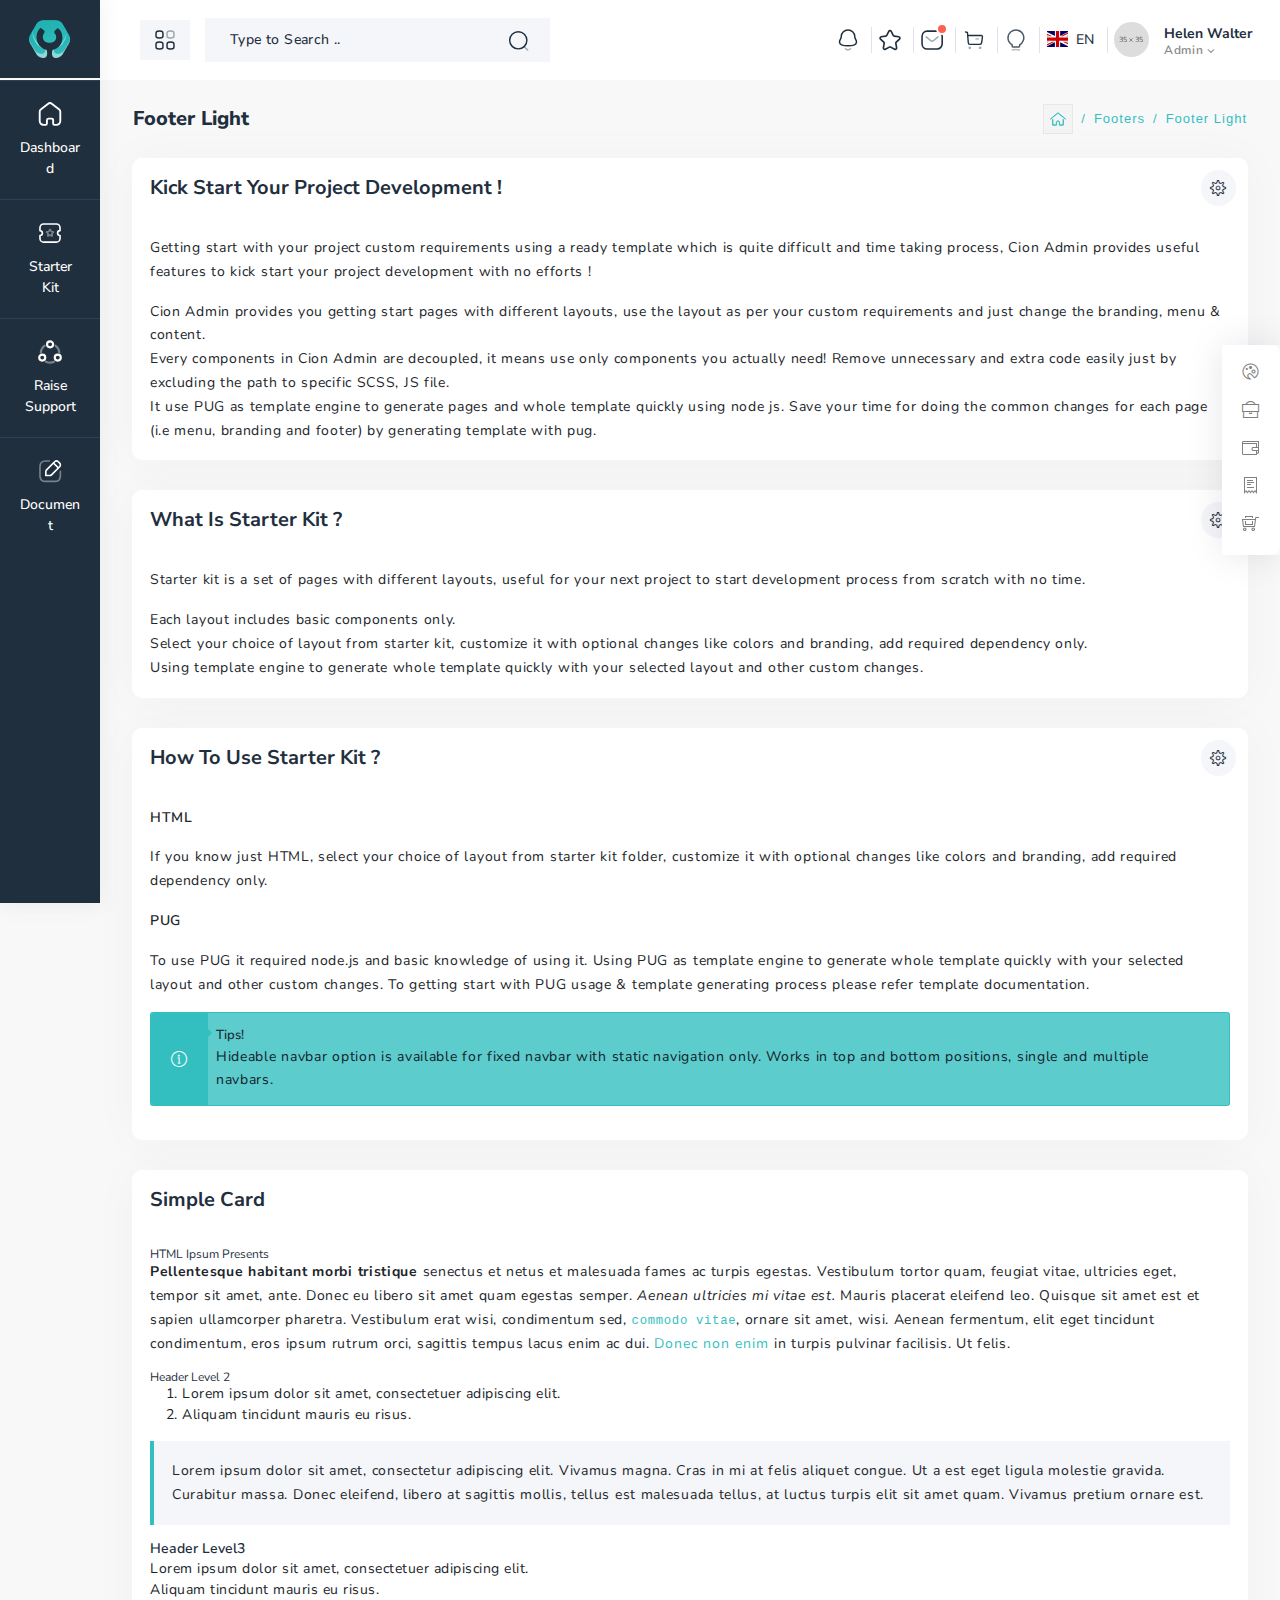
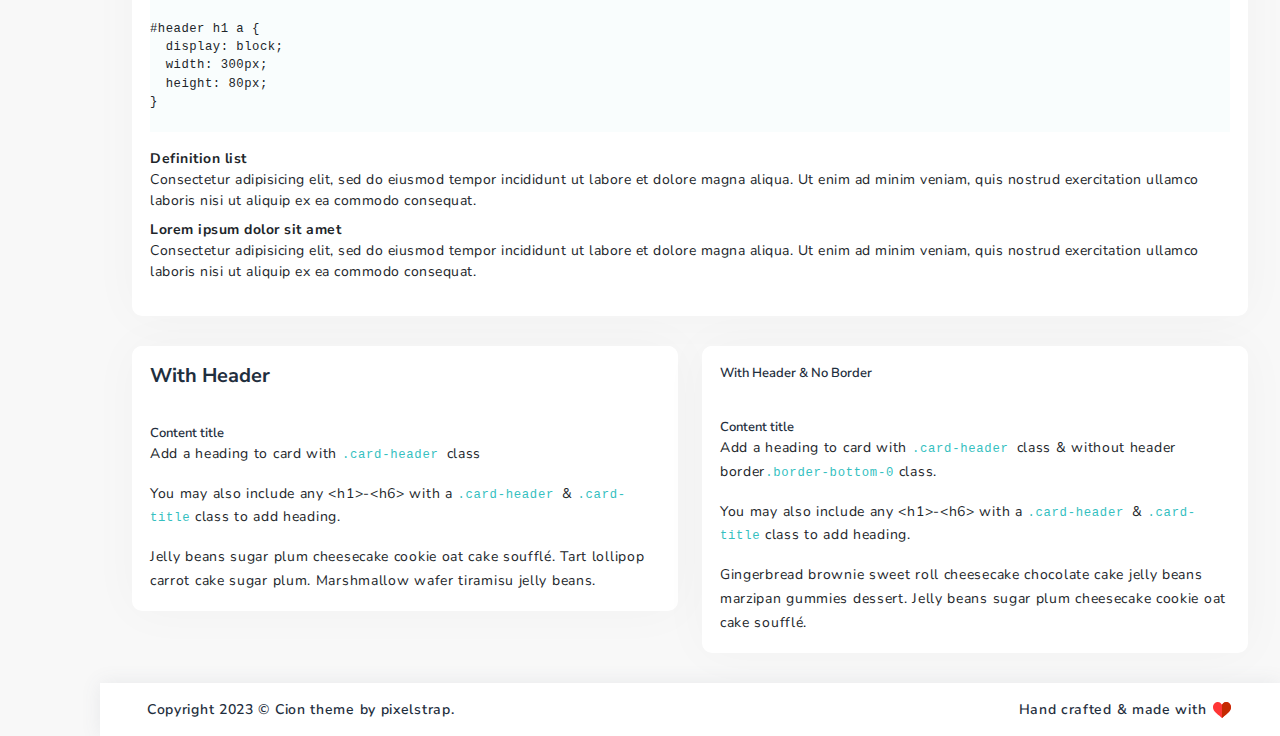
<file: src/main/resources/static/starter-kit/footer-light.html>
<!DOCTYPE html>
<html lang="en">
  <head>
    <meta http-equiv="Content-Type" content="text/html; charset=UTF-8">
    <meta http-equiv="X-UA-Compatible" content="IE=edge">
    <meta name="viewport" content="width=device-width, initial-scale=1.0">
    <meta name="description" content="Cion admin is super flexible, powerful, clean &amp; modern responsive bootstrap 5 admin template with unlimited possibilities.">
    <meta name="keywords" content="admin template, Cion admin template, dashboard template, flat admin template, responsive admin template, web app">
    <meta name="author" content="pixelstrap">
    <link rel="icon" href="../assets/images/favicon.png" type="image/x-icon">
    <link rel="shortcut icon" href="../assets/images/favicon.png" type="image/x-icon">
    <title>Cion - Premium Admin Template</title>
    <!-- Google font-->
    <link rel="preconnect" href="https://fonts.googleapis.com">
    <link rel="preconnect" href="https://fonts.gstatic.com" crossorigin="">
    <link href="https://fonts.googleapis.com/css2?family=Lexend:wght@100;200;300;400;500;600;700;800;900&amp;family=Nunito+Sans:ital,opsz,wght@0,6..12,200;0,6..12,300;0,6..12,400;0,6..12,500;0,6..12,600;0,6..12,700;0,6..12,800;0,6..12,900;0,6..12,1000;1,6..12,200;1,6..12,300;1,6..12,400;1,6..12,500;1,6..12,600;1,6..12,700;1,6..12,800;1,6..12,900;1,6..12,1000&amp;display=swap" rel="stylesheet">
    <link rel="stylesheet" type="text/css" href="../assets/css/font-awesome.css">
    <!-- ico-font-->
    <link rel="stylesheet" type="text/css" href="../assets/css/vendors/icofont.css">
    <!-- Themify icon-->
    <link rel="stylesheet" type="text/css" href="../assets/css/vendors/themify.css">
    <!-- Flag icon-->
    <link rel="stylesheet" type="text/css" href="../assets/css/vendors/flag-icon.css">
    <!-- Feather icon-->
    <link rel="stylesheet" type="text/css" href="../assets/css/vendors/feather-icon.css">
    <!-- Plugins css start-->
    <link rel="stylesheet" type="text/css" href="../assets/css/vendors/slick.css">
    <link rel="stylesheet" type="text/css" href="../assets/css/vendors/slick-theme.css">
    <link rel="stylesheet" type="text/css" href="../assets/css/vendors/scrollbar.css">
    <link rel="stylesheet" type="text/css" href="../assets/css/vendors/animate.css">
    <link rel="stylesheet" type="text/css" href="../assets/css/vendors/prism.css">
    <!-- Plugins css Ends-->
    <!-- Bootstrap css-->
    <link rel="stylesheet" type="text/css" href="../assets/css/vendors/bootstrap.css">
    <!-- App css-->
    <link rel="stylesheet" type="text/css" href="../assets/css/style.css">
    <link id="color" rel="stylesheet" href="../assets/css/color-1.css" media="screen">
    <!-- Responsive css-->
    <link rel="stylesheet" type="text/css" href="../assets/css/responsive.css">
  </head>
  <body>
    <!-- Loader starts-->
    <div class="loader-wrapper">
      <div class="loader"></div>
    </div>
    <!-- Loader ends-->
    <!-- tap on top starts-->
    <div class="tap-top"><i data-feather="chevrons-up"></i></div>
    <!-- tap on tap ends-->
    <!-- page-wrapper Start-->
    <div class="page-wrapper" id="pageWrapper">
      <!-- Page Header Start-->
      <div class="page-header">
        <div class="header-wrapper row">
          <div class="logo-wrapper"><a href="index.html"><img class="img-fluid" src="../assets/images/logo/logo.png" alt=""></a></div>
          <svg class="stroke-icon toggle-sidebar">
            <use class="status_toggle middle sidebar-toggle" href="../assets/svg/icon-sprite.svg#Grid"> </use>
          </svg>
          <form class="col-auto form-inline search-full" action="#" method="get">
            <div class="form-group">
              <div class="Typeahead Typeahead--twitterUsers">
                <div class="u-posRelative">
                  <input class="demo-input Typeahead-input form-control-plaintext w-100" type="text" placeholder="Type to Search .." name="q" title="" autofocus>
                  <svg class="search-bg svg-color">
                    <use href="../assets/svg/icon-sprite.svg#Search"></use>
                  </svg>
                </div>
                <div class="Typeahead-menu"></div>
              </div>
            </div>
          </form>
          <div class="nav-right col-auto pull-right right-header p-0 ms-auto">
            <ul class="nav-menus">
              <li class="serchinput">
                <div class="serchbox">
                  <svg>
                    <use href="../assets/svg/icon-sprite.svg#Search"></use>
                  </svg>
                </div>
                <div class="form-group search-form">
                  <input type="text" placeholder="Search here...">
                </div>
              </li>
              <li class="onhover-dropdown">
                <div class="notification-box">
                  <svg>
                    <use href="../assets/svg/icon-sprite.svg#Bell"></use>
                  </svg>
                </div>
                <div class="onhover-show-div notification-dropdown">
                  <h6 class="f-18 mb-0 dropdown-title">Notitications</h6>
                  <ul>
                    <li class="b-l-primary border-4 mt-3"><a href="email-application.html"> 
                        <p>New Review Receive<span class="font-danger">10 min.</span></p></a></li>
                    <li class="b-l-success border-4 mt-3"><a href="invoice.html">
                        <p>Transaction $250 Success<span class="font-success">1 hr </span></p></a></li>
                    <li class="b-l-secondary border-4 mt-3"><a href="email-compose.html"> 
                        <p>Order Place Success<span class="font-secondary">3 hr</span></p></a></li>
                    <li class="b-l-warning border-4 mt-3"><a href="email-application.html"> 
                        <p>Netflix Subscription...<span class="font-warning">6 hr</span></p></a></li>
                    <li><a class="f-w-700" href="email-application.html">Check all</a></li>
                  </ul>
                </div>
              </li>
              <li class="onhover-dropdown">
                <svg>
                  <use href="../assets/svg/icon-sprite.svg#Bookmark"></use>
                </svg>
                <div class="onhover-show-div bookmark-flip">
                  <div class="flip-card">
                    <div class="flip-card-inner">
                      <div class="front">
                        <h6 class="f-18 mb-0 dropdown-title">Bookmark</h6>
                        <ul class="bookmark-dropdown">
                          <li>
                            <div class="row">
                              <div class="col-4 text-center"><a href="form-validation.html">
                                  <div class="bookmark-content">
                                    <div class="bookmark-icon"><i data-feather="file-text"></i></div><span>Forms </span>
                                  </div></a></div>
                              <div class="col-4 text-center"><a href="user-profile.html">
                                  <div class="bookmark-content">
                                    <div class="bookmark-icon"><i data-feather="user"></i></div><span>Profile </span>
                                  </div></a></div>
                              <div class="col-4 text-center"><a href="bootstrap-basic-table.html">
                                  <div class="bookmark-content">
                                    <div class="bookmark-icon"><i data-feather="server"></i></div><span>Tables </span>
                                  </div></a></div>
                            </div>
                          </li>
                          <li class="text-centermedia-body"> <a class="flip-btn f-w-700" id="flip-btn" href="javascript:void(0)">Add New Bookmark</a></li>
                        </ul>
                      </div>
                      <div class="back">
                        <ul>
                          <li>
                            <div class="bookmark-dropdown flip-back-content">
                              <input type="text" placeholder="search...">
                            </div>
                          </li>
                          <li><a class="f-w-700 d-block flip-back" id="flip-back" href="javascript:void(0)">Back</a></li>
                        </ul>
                      </div>
                    </div>
                  </div>
                </div>
              </li>
              <li class="onhover-dropdown">
                <div class="message notification-box">
                  <svg>
                    <use href="../assets/svg/icon-sprite.svg#Message"></use>
                  </svg><span class="rounded-pill badge-secondary"> </span>
                </div>
                <div class="onhover-show-div message-dropdown">
                  <h6 class="f-18 mb-0 dropdown-title">Message                               </h6>
                  <ul>
                    <li>
                      <div class="d-flex align-items-start">
                        <div class="message-img bg-light-primary"><img src="../assets/images/user/3.jpg" alt=""></div>
                        <div class="flex-grow-1">
                          <h5 class="mb-1"><a href="email-application.html">Emay Walter</a></h5>
                          <p>Do you want to go see movie?</p>
                        </div>
                        <div class="notification-right"><i data-feather="x"></i></div>
                      </div>
                    </li>
                    <li>
                      <div class="d-flex align-items-start">
                        <div class="message-img bg-light-primary"><img src="../assets/images/user/6.jpg" alt=""></div>
                        <div class="flex-grow-1">
                          <h5 class="mb-1"><a href="email-application.html">Jason Borne</a></h5>
                          <p>Thank you for rating us.</p>
                        </div>
                        <div class="notification-right"><i data-feather="x"></i></div>
                      </div>
                    </li>
                    <li>
                      <div class="d-flex align-items-start">
                        <div class="message-img bg-light-primary"><img src="../assets/images/user/10.jpg" alt=""></div>
                        <div class="flex-grow-1">
                          <h5 class="mb-1"><a href="email-application.html">Sarah Loren</a></h5>
                          <p>What`s the project report update?</p>
                        </div>
                        <div class="notification-right"><i data-feather="x"></i></div>
                      </div>
                    </li>
                    <li><a class="f-w-700" href="chat.html">Check all</a></li>
                  </ul>
                </div>
              </li>
              <li class="cart-nav onhover-dropdown">
                <div class="cart-box">
                  <svg>
                    <use href="../assets/svg/icon-sprite.svg#Buy"></use>
                  </svg>
                </div>
                <div class="cart-dropdown onhover-show-div">
                  <h6 class="f-18 mb-0 dropdown-title">Cart</h6>
                  <ul>
                    <li>
                      <div class="d-flex"><img class="img-fluid b-r-5 img-60" src="../assets/images/ecommerce/05.jpg" alt="">
                        <div class="flex-grow-1"><span>Women's Track Suit</span>
                          <div class="qty-box">
                            <div class="input-group"><span class="input-group-prepend">
                                <button class="btn quantity-left-minus" type="button" data-type="minus" data-field="">-</button></span>
                              <input class="form-control input-number" type="text" name="quantity" value="1"><span class="input-group-prepend">
                                <button class="btn quantity-right-plus" type="button" data-type="plus" data-field="">+</button></span>
                            </div>
                          </div>
                          <h6 class="font-primary">$500</h6>
                        </div>
                        <div class="close-circle"><a class="bg-danger" href="#"><i data-feather="x"></i></a></div>
                      </div>
                    </li>
                    <li>
                      <div class="d-flex"><img class="img-fluid b-r-5 img-60" src="../assets/images/ecommerce/02.jpg" alt="">
                        <div class="flex-grow-1"><span>Men's Jacket</span>
                          <div class="qty-box">
                            <div class="input-group"><span class="input-group-prepend">
                                <button class="btn quantity-left-minus" type="button" data-type="minus" data-field="">-</button></span>
                              <input class="form-control input-number" type="text" name="quantity" value="1"><span class="input-group-prepend">
                                <button class="btn quantity-right-plus" type="button" data-type="plus" data-field="">+</button></span>
                            </div>
                          </div>
                          <h6 class="font-primary">$500.00</h6>
                        </div>
                        <div class="close-circle"><a class="bg-danger" href="#"><i data-feather="x"></i></a></div>
                      </div>
                    </li>
                    <li class="total">
                      <h6 class="mb-0">Order Total : <span class="f-right">$1000.00</span></h6>
                    </li>
                    <li class="text-center"><a class="d-block mb-3 view-cart f-w-700" href="cart.html">Go to your cart</a><a class="btn btn-primary view-checkout" href="checkout.html">Checkout  </a></li>
                  </ul>
                </div>
              </li>
              <li>
                <div class="mode">
                  <svg>
                    <use href="../assets/svg/icon-sprite.svg#moon"></use>
                  </svg>
                </div>
              </li>
              <li class="language-nav">
                <div class="translate_wrapper">
                  <div class="current_lang">
                    <div class="lang"><i class="flag-icon flag-icon-gb"></i><span class="lang-txt">EN                               </span></div>
                  </div>
                  <div class="more_lang">
                    <div class="lang selected" data-value="en"><i class="flag-icon flag-icon-us"></i><span class="lang-txt">English<span> (US)</span></span></div>
                    <div class="lang" data-value="de"><i class="flag-icon flag-icon-de"></i><span class="lang-txt">Deutsch</span></div>
                    <div class="lang" data-value="es"><i class="flag-icon flag-icon-es"></i><span class="lang-txt">Español</span></div>
                    <div class="lang" data-value="fr"><i class="flag-icon flag-icon-fr"></i><span class="lang-txt">Français</span></div>
                    <div class="lang" data-value="pt"><i class="flag-icon flag-icon-pt"></i><span class="lang-txt">Português<span> (BR)</span></span></div>
                    <div class="lang" data-value="cn"><i class="flag-icon flag-icon-cn"></i><span class="lang-txt">简体中文</span></div>
                    <div class="lang" data-value="ae"><i class="flag-icon flag-icon-ae"></i><span class="lang-txt">لعربية <span> (ae)</span></span></div>
                  </div>
                </div>
              </li>
              <li class="profile-nav onhover-dropdown pe-0 py-0">
                <div class="d-flex align-items-center profile-media"><img class="b-r-25" src="../assets/images/dashboard/profile.png" alt="">
                  <div class="flex-grow-1 user"><span>Helen Walter</span>
                    <p class="mb-0 font-nunito">Admin <i class="middle fa fa-angle-down"></i></p>
                  </div>
                </div>
                <ul class="profile-dropdown onhover-show-div">
                  <li><a href="user-profile.html"><i data-feather="user"></i><span>Account </span></a></li>
                  <li><a href="email-application.html"><i data-feather="mail"></i><span>Inbox</span></a></li>
                  <li><a href="task.html"><i data-feather="file-text"></i><span>Taskboard</span></a></li>
                  <li><a href="edit-profile.html"><i data-feather="settings"></i><span>Settings</span></a></li>
                  <li><a href="login.html"><i data-feather="log-in"> </i><span>Log in</span></a></li>
                </ul>
              </li>
            </ul>
          </div>
          <script class="result-template" type="text/x-handlebars-template">
            <div class="ProfileCard u-cf">                        
            <div class="ProfileCard-avatar"><svg xmlns="http://www.w3.org/2000/svg" width="24" height="24" viewBox="0 0 24 24" fill="none" stroke="currentColor" stroke-width="2" stroke-linecap="round" stroke-linejoin="round" class="feather feather-airplay m-0"><path d="M5 17H4a2 2 0 0 1-2-2V5a2 2 0 0 1 2-2h16a2 2 0 0 1 2 2v10a2 2 0 0 1-2 2h-1"></path><polygon points="12 15 17 21 7 21 12 15"></polygon></svg></div>
            <div class="ProfileCard-details">
            <div class="ProfileCard-realName">{{name}}</div>
            </div>
            </div>
          </script>
          <script class="empty-template" type="text/x-handlebars-template"><div class="EmptyMessage">Your search turned up 0 results. This most likely means the backend is down, yikes!</div></script>
        </div>
      </div>
      <!-- Page Header Ends-->
      <!-- Page Body Start-->
      <div class="page-body-wrapper horizontal-menu">
        <!-- Page Sidebar Start-->
        <div class="sidebar-wrapper" data-layout="stroke-svg">
          <div>
            <div class="logo-wrapper"><a href="index.html"><img class="img-fluid" src="../assets/images/logo/logo.png" alt=""></a>
              <div class="back-btn"><i class="fa fa-angle-left"></i></div>
            </div>
            <nav class="sidebar-main">
              <div class="left-arrow" id="left-arrow"><i data-feather="arrow-left"></i></div>
              <div id="sidebar-menu">
                <ul class="sidebar-links" id="simple-bar">
                  <li class="back-btn">
                    <div class="mobile-back text-end"><span>Back</span><i class="fa fa-angle-right ps-2" aria-hidden="true"></i></div>
                  </li>
                  <li class="pin-title sidebar-main-title">
                    <div> 
                      <h6>Pinned</h6>
                    </div>
                  </li>
                  <li class="sidebar-list"><a class="sidebar-link sidebar-title" href="../template/index.html" target="_blank">
                      <svg class="stroke-icon">
                        <use href="../assets/svg/icon-sprite.svg#home"></use>
                      </svg>
                      <svg class="fill-icon">
                        <use href="../assets/svg/icon-sprite.svg#fill-home"></use>
                      </svg><span>Dashboard</span></a></li>
                  <li class="sidebar-list"><a class="sidebar-link sidebar-title" href="#">
                      <svg class="stroke-icon">
                        <use href="../assets/svg/icon-sprite.svg#Charts"></use>
                      </svg>
                      <svg class="fill-icon">
                        <use href="../assets/svg/icon-sprite.svg#fill-starter-kit"></use>
                      </svg><span>Starter kit</span></a>
                    <ul class="sidebar-submenu custom-scrollbar">
                      <li class="sidebar-head">Starter kit</li>
                      <li class="main-submenu"><a class="d-flex sidebar-menu" href="javascript:void(0)">
                          <svg class="stroke-icon">
                            <use href="../assets/svg/icon-sprite.svg#Ui-kites"></use>
                          </svg>
                          <svg class="fill-icon">
                            <use href="../assets/svg/icon-sprite.svg#fill-ui"></use>
                          </svg>color version
                          <svg class="stroke-icon">
                            <use href="../assets/svg/icon-sprite.svg#Arrow-right"></use>
                          </svg></a>
                        <ul class="submenu-wrapper">
                          <li><a href="index.html">Layout Light</a></li>
                          <li><a href="layout-dark.html">Layout Dark</a></li>
                        </ul>
                      </li>
                      <li class="main-submenu"> <a class="d-flex sidebar-menu" href="javascript:void(0)">
                          <svg class="stroke-icon">
                            <use href="../assets/svg/icon-sprite.svg#Perk-Ui"></use>
                          </svg>
                          <svg class="fill-icon">
                            <use href="../assets/svg/icon-sprite.svg#fill-Perk-Ui"></use>
                          </svg>Page layout
                          <svg class="stroke-icon">
                            <use href="../assets/svg/icon-sprite.svg#Arrow-right"></use>
                          </svg></a>
                        <ul class="submenu-wrapper">
                          <li><a href="boxed.html">Boxed</a></li>
                          <li><a href="layout-rtl.html">RTL</a></li>
                        </ul>
                      </li>
                      <li class="main-submenu"> <a class="d-flex sidebar-menu" href="javascript:void(0)">
                          <svg class="stroke-icon">
                            <use href="../assets/svg/icon-sprite.svg#Editor"></use>
                          </svg>
                          <svg class="fill-icon">
                            <use href="../assets/svg/icon-sprite.svg#fill-Editor"></use>
                          </svg>Footers
                          <svg class="stroke-icon">
                            <use href="../assets/svg/icon-sprite.svg#Arrow-right"></use>
                          </svg></a>
                        <ul class="submenu-wrapper">
                          <li><a href="footer-light.html">Footer Light</a></li>
                          <li><a href="footer-dark.html">Footer Dark</a></li>
                          <li><a href="footer-fixed.html">Footer Fixed</a></li>
                        </ul>
                      </li>
                    </ul>
                  </li>
                  <li class="sidebar-list"><a class="sidebar-link sidebar-title" href="https://support.pixelstrap.com/agent/pixelstrap/pixelstrap/tickets/list/open-cases" target="_blank">
                      <svg class="stroke-icon">
                        <use href="../assets/svg/icon-sprite.svg#stroke-social"></use>
                      </svg>
                      <svg class="fill-icon">
                        <use href="../assets/svg/icon-sprite.svg#fill-social"></use>
                      </svg><span>Raise Support</span></a></li>
                  <li class="sidebar-list"><a class="sidebar-link sidebar-title" href="https://docs.pixelstrap.com/cion/document/" target="_blank">
                      <svg class="stroke-icon">
                        <use href="../assets/svg/icon-sprite.svg#Editor"></use>
                      </svg>
                      <svg class="fill-icon">
                        <use href="../assets/svg/icon-sprite.svg#fill-form"></use>
                      </svg><span>Document</span></a></li>
                </ul>
              </div>
              <div class="right-arrow" id="right-arrow"><i data-feather="arrow-right"></i></div>
            </nav>
          </div>
        </div>
        <!-- Page Sidebar Ends-->
        <div class="page-body">
          <div class="container-fluid">
            <div class="page-title">
              <div class="row">
                <div class="col-sm-6 ps-0">
                  <h3>Footer Light</h3>
                </div>
                <div class="col-sm-6 pe-0">
                  <ol class="breadcrumb">
                    <li class="breadcrumb-item"><a href="index.html">                                       
                        <svg class="stroke-icon">
                          <use href="../assets/svg/icon-sprite.svg#stroke-home"></use>
                        </svg></a></li>
                    <li class="breadcrumb-item">Footers</li>
                    <li class="breadcrumb-item active">Footer light</li>
                  </ol>
                </div>
              </div>
            </div>
          </div>
          <!-- Container-fluid starts-->
          <div class="container-fluid">
            <div class="row starter-main">
              <div class="col-sm-12">
                <div class="card">
                  <div class="card-header">
                    <h3>Kick start your project development !</h3>
                    <div class="card-header-right">
                      <ul class="list-unstyled card-option">
                        <li>
                          <div><i class="icon-settings"></i></div>
                        </li>
                        <li><i class="view-html fa fa-code"></i></li>
                        <li><i class="icofont icofont-maximize full-card"></i></li>
                        <li><i class="icofont icofont-minus minimize-card"></i></li>
                        <li><i class="icofont icofont-refresh reload-card"></i></li>
                        <li><i class="icofont icofont-error close-card"></i></li>
                      </ul>
                    </div>
                  </div>
                  <div class="card-body">
                    <p>Getting start with your project custom requirements using a ready template which is quite difficult and time taking process, Cion Admin provides useful features to kick start your project development with no efforts !</p>
                    <ul>
                      <li>
                        <p>Cion Admin provides you getting start pages with different layouts, use the layout as per your custom requirements and just change the branding, menu & content.</p>
                      </li>
                      <li>
                        <p>Every components in Cion Admin are decoupled, it means use only components you actually need! Remove unnecessary and extra code easily just by excluding the path to specific SCSS, JS file.</p>
                      </li>
                      <li>
                        <p>It use PUG as template engine to generate pages and whole template quickly using node js. Save your time for doing the common changes for each page (i.e menu, branding and footer) by generating template with pug.</p>
                      </li>
                    </ul>
                    <div class="code-box-copy">
                      <button class="code-box-copy__btn btn-clipboard" data-clipboard-target="#example-head" title="Copy"><i class="icofont icofont-copy-alt"></i></button>
                      <pre><code class="language-html" id="example-head">&lt;!-- Cod Box Copy begin --&gt;
&lt;p&gt;Getting start with your project custom requirements using a ready template which is quite difficult and time taking process, Cion Admin provides useful features to kick start your project development with no efforts !&lt;/p&gt;
&lt;ul&gt;
&lt;li&gt;&lt;p&gt;Cion Admin provides you getting start pages with different layouts, use the layout as per your custom requirements and just change the branding, menu & content.&lt;/p&gt;&lt;/li&gt;
&lt;li&gt;&lt;p&gt;Every components in Cion Admin are decoupled, it means use only components you actually need! Remove unnecessary and extra code easily just by excluding the path to specific SCSS, JS file.&lt;/p&gt;&lt;/li&gt;
&lt;li&gt;&lt;p&gt;It use PUG as template engine to generate pages and whole template quickly using node js. Save your time for doing the common changes for each page (i.e menu, branding and footer) by generating template with pug.&lt;/p&gt;&lt;/li&gt;
&lt;/ul&gt;
&lt;!-- Cod Box Copy end --&gt;</code></pre>
                    </div>
                  </div>
                </div>
              </div>
              <div class="col-sm-12">
                <div class="card">
                  <div class="card-header">
                    <h3>What is starter kit ?</h3>
                    <div class="card-header-right">
                      <ul class="list-unstyled card-option">
                        <li>
                          <div><i class="icon-settings"></i></div>
                        </li>
                        <li><i class="view-html fa fa-code"></i></li>
                        <li><i class="icofont icofont-maximize full-card"></i></li>
                        <li><i class="icofont icofont-minus minimize-card"></i></li>
                        <li><i class="icofont icofont-refresh reload-card"></i></li>
                        <li><i class="icofont icofont-error close-card"></i></li>
                      </ul>
                    </div>
                  </div>
                  <div class="card-body">
                    <p>Starter kit is a set of pages with different layouts, useful for your next project to start development process from scratch with no time.</p>
                    <ul>
                      <li>
                        <p>Each layout includes basic components only.</p>
                      </li>
                      <li>
                        <p>Select your choice of layout from starter kit, customize it with optional changes like colors and branding, add required dependency only.</p>
                      </li>
                      <li>
                        <p>Using template engine to generate whole template quickly with your selected layout and other custom changes. </p>
                      </li>
                    </ul>
                    <div class="code-box-copy">
                      <button class="code-box-copy__btn btn-clipboard" data-clipboard-target="#example-head1" title="Copy"><i class="icofont icofont-copy-alt"></i></button>
                      <pre><code class="language-html" id="example-head1">&lt;!-- Cod Box Copy begin --&gt;
&lt;p&gt;Starter kit is a set of pages with different layouts, useful for your next project to start development process from scratch with no time. &lt;/p&gt;
&lt;ul&gt;
&lt;li&gt;&lt;p&gt;Each layout includes basic components only.&lt;/p&gt;&lt;/li&gt;
&lt;li&gt;&lt;p&gt;Select your choice of layout from starter kit, customize it with optional changes like colors and branding, add required dependency only.&lt;/p&gt;&lt;/li&gt;
&lt;li&gt;&lt;p&gt;Using template engine to generate whole template quickly with your selected layout and other custom changes.&lt;/p&gt;&lt;/li&gt;
&lt;/ul&gt;
&lt;!-- Cod Box Copy end --&gt;</code></pre>
                    </div>
                  </div>
                </div>
              </div>
              <div class="col-sm-12">
                <div class="card">
                  <div class="card-header">
                    <h3>How to use starter kit ?</h3>
                    <div class="card-header-right">
                      <ul class="list-unstyled card-option">
                        <li>
                          <div><i class="icon-settings"></i></div>
                        </li>
                        <li><i class="view-html fa fa-code"></i></li>
                        <li><i class="icofont icofont-maximize full-card"></i></li>
                        <li><i class="icofont icofont-minus minimize-card"></i></li>
                        <li><i class="icofont icofont-refresh reload-card"></i></li>
                        <li><i class="icofont icofont-error close-card"></i></li>
                      </ul>
                    </div>
                  </div>
                  <div class="card-body">
                    <p><span class="f-w-600">HTML</span></p>
                    <p>If you know just HTML, select your choice of layout from starter kit folder, customize it with optional changes like colors and branding, add required dependency only.</p>
                    <p><span class="f-w-600">PUG</span></p>
                    <p>To use PUG it required node.js and basic knowledge of using it. Using PUG as template engine to generate whole template quickly with your selected layout and other custom changes. To getting start with PUG usage & template generating process please refer template documentation.</p>
                    <div class="alert alert-primary inverse" role="alert"><i class="icon-info-alt"></i>
                      <h5>Tips!</h5>
                      <p>Hideable navbar option is available for fixed navbar with static navigation only. Works in top and bottom positions, single and multiple navbars.</p>
                    </div>
                    <div class="code-box-copy">
                      <button class="code-box-copy__btn btn-clipboard" data-clipboard-target="#example-head2" title="Copy"><i class="icofont icofont-copy-alt"></i></button>
                      <pre><code class="language-html" id="example-head2">&lt;!-- Cod Box Copy begin --&gt;
&lt;p&gt;&lt;span class="f-w-600"&gt;HTML&lt;/span&gt;&lt;/p&gt;
&lt;p&gt;If you know just HTML, select your choice of layout from starter kit folder, customize it with optional changes like colors and branding, add required dependency only.&lt;/p&gt;
&lt;p&gt;&lt;span class="f-w-600"&gt;PUG&lt;/span&gt;&lt;/p&gt;
&lt;p&gt;To use PUG it required node.js and basic knowledge of using it. Using PUG as template engine to generate whole template quickly with your selected layout and other custom changes. To getting start with PUG usage & template generating process please refer template documentation.&lt;/p&gt;
&lt;div class="alert alert-primary inverse" role="alert"&gt;
&lt;i class="icon-info-alt"&gt;&lt;/i&gt;
&lt;h5&gt;Tips!&lt;/h5&gt;
&lt;p&gt;Hideable navbar option is available for fixed navbar with static navigation only. Works in top and bottom positions, single and multiple navbars.&lt;/p&gt;
&lt;/div&gt;
&lt;!-- Cod Box Copy end --&gt;</code></pre>
                    </div>
                  </div>
                </div>
              </div>
              <div class="col-sm-12">
                <div class="card">
                  <div class="card-header">
                    <h3>Simple Card</h3>
                  </div>
                  <div class="card-body">
                    <h6>HTML Ipsum Presents</h6>
                    <p><strong>Pellentesque habitant morbi tristique</strong> senectus et netus et malesuada fames ac turpis egestas. Vestibulum tortor quam, feugiat vitae, ultricies eget, tempor sit amet, ante. Donec eu libero sit amet quam egestas
                                                          semper. <em>Aenean ultricies mi vitae est.</em> Mauris placerat eleifend leo. Quisque sit amet est et sapien ullamcorper pharetra. Vestibulum erat wisi, condimentum sed, <code>commodo vitae</code>, ornare sit amet, wisi. Aenean
                                                          fermentum, elit eget tincidunt condimentum, eros ipsum rutrum orci, sagittis tempus lacus enim ac dui. <a href="#">Donec non enim</a> in turpis pulvinar facilisis. Ut felis.
                    </p>
                    <h6>Header Level 2</h6>
                    <ol>
                      <li>Lorem ipsum dolor sit amet, consectetuer adipiscing elit.</li>
                      <li>Aliquam tincidunt mauris eu risus.</li>
                    </ol>
                    <blockquote>
                      <p>
                        Lorem ipsum dolor sit amet, consectetur adipiscing elit. Vivamus magna. Cras in mi at felis aliquet congue. Ut a est eget ligula molestie gravida. Curabitur massa. Donec eleifend, libero at sagittis mollis, tellus est malesuada
                        tellus, at luctus turpis elit sit amet quam. Vivamus pretium ornare est.
                      </p>
                    </blockquote>
                    <h4>Header Level<span> 3</span></h4>
                    <ul>
                      <li>Lorem ipsum dolor sit amet, consectetuer adipiscing elit.</li>
                      <li>Aliquam tincidunt mauris eu risus.</li>
                    </ul>
                    <pre>#header h1 a {
  display: block;
  width: 300px;
  height: 80px;
}</pre>
                    <dl>
                      <dt>Definition list</dt>
                      <dd>Consectetur adipisicing elit, sed do eiusmod tempor incididunt ut labore et dolore magna aliqua. Ut enim ad minim veniam, quis nostrud exercitation ullamco laboris nisi ut aliquip ex ea commodo consequat.</dd>
                      <dt>Lorem ipsum dolor sit amet</dt>
                      <dd>Consectetur adipisicing elit, sed do eiusmod tempor incididunt ut labore et dolore magna aliqua. Ut enim ad minim veniam, quis nostrud exercitation ullamco laboris nisi ut aliquip ex ea commodo consequat.</dd>
                    </dl>
                  </div>
                </div>
              </div>
              <div class="col-md-6">
                <div class="card">
                  <div class="card-header">
                    <h3>With Header</h3>
                  </div>
                  <div class="card-body">
                    <h5>Content title</h5>
                    <p>Add a heading to card with <code>.card-header </code> class</p>
                    <p>You may also include any &lt;h1&gt;-&lt;h6&gt; with a <code>.card-header </code> & <code>.card-title</code> class to add heading.</p>
                    <p>Jelly beans sugar plum cheesecake cookie oat cake soufflé. Tart lollipop carrot cake sugar plum. Marshmallow wafer tiramisu jelly beans.</p>
                  </div>
                </div>
              </div>
              <div class="col-md-6">
                <div class="card">
                  <div class="card-header card-no-border">
                    <h5>With Header & No Border</h5>
                  </div>
                  <div class="card-body">
                    <h5>Content title</h5>
                    <p>Add a heading to card with <code>.card-header </code> class & without header border<code>.border-bottom-0</code> class.</p>
                    <p>You may also include any &lt;h1&gt;-&lt;h6&gt; with a <code>.card-header </code> & <code>.card-title</code> class to add heading.</p>
                    <p>Gingerbread brownie sweet roll cheesecake chocolate cake jelly beans marzipan gummies dessert. Jelly beans sugar plum cheesecake cookie oat cake soufflé.</p>
                  </div>
                </div>
              </div>
            </div>
          </div>
          <!-- Container-fluid Ends-->
        </div>
        <!-- footer start-->
        <footer class="footer">
          <div class="container-fluid">
            <div class="row">
              <div class="col-md-6 footer-copyright">
                <p class="mb-0">Copyright 2023 © Cion theme by pixelstrap.</p>
              </div>
              <div class="col-md-6">
                <p class="float-end mb-0">Hand crafted &amp; made with
                  <svg class="footer-icon">
                    <use href="../assets/svg/icon-sprite.svg#heart"></use>
                  </svg>
                </p>
              </div>
            </div>
          </div>
        </footer>
      </div>
    </div>
    <!-- latest jquery-->
    <script src="../assets/js/jquery.min.js"></script>
    <!-- Bootstrap js-->
    <script src="../assets/js/bootstrap/bootstrap.bundle.min.js"></script>
    <!-- feather icon js-->
    <script src="../assets/js/icons/feather-icon/feather.min.js"></script>
    <script src="../assets/js/icons/feather-icon/feather-icon.js"></script>
    <!-- scrollbar js-->
    <script src="../assets/js/scrollbar/simplebar.js"></script>
    <script src="../assets/js/scrollbar/custom.js"></script>
    <!-- Sidebar jquery-->
    <script src="../assets/js/config.js"></script>
    <!-- Plugins JS start-->
    <script src="../assets/js/sidebar-menu.js"></script>
    <script src="../assets/js/slick/slick.min.js"></script>
    <script src="../assets/js/slick/slick.js"></script>
    <script src="../assets/js/header-slick.js"></script>
    <script src="../assets/js/prism/prism.min.js"></script>
    <script src="../assets/js/clipboard/clipboard.min.js"></script>
    <script src="../assets/js/custom-card/custom-card.js"></script>
    <script src="../assets/js/typeahead/handlebars.js"></script>
    <script src="../assets/js/typeahead/typeahead.bundle.js"></script>
    <script src="../assets/js/typeahead/typeahead.custom.js"></script>
    <script src="../assets/js/typeahead-search/handlebars.js"></script>
    <script src="../assets/js/typeahead-search/typeahead-custom.js"></script>
    <!-- Plugins JS Ends-->
    <!-- Theme js-->
    <script src="../assets/js/script.js"></script>
    <script src="../assets/js/theme-customizer/customizer.js"></script>
  </body>
</html>
</file>
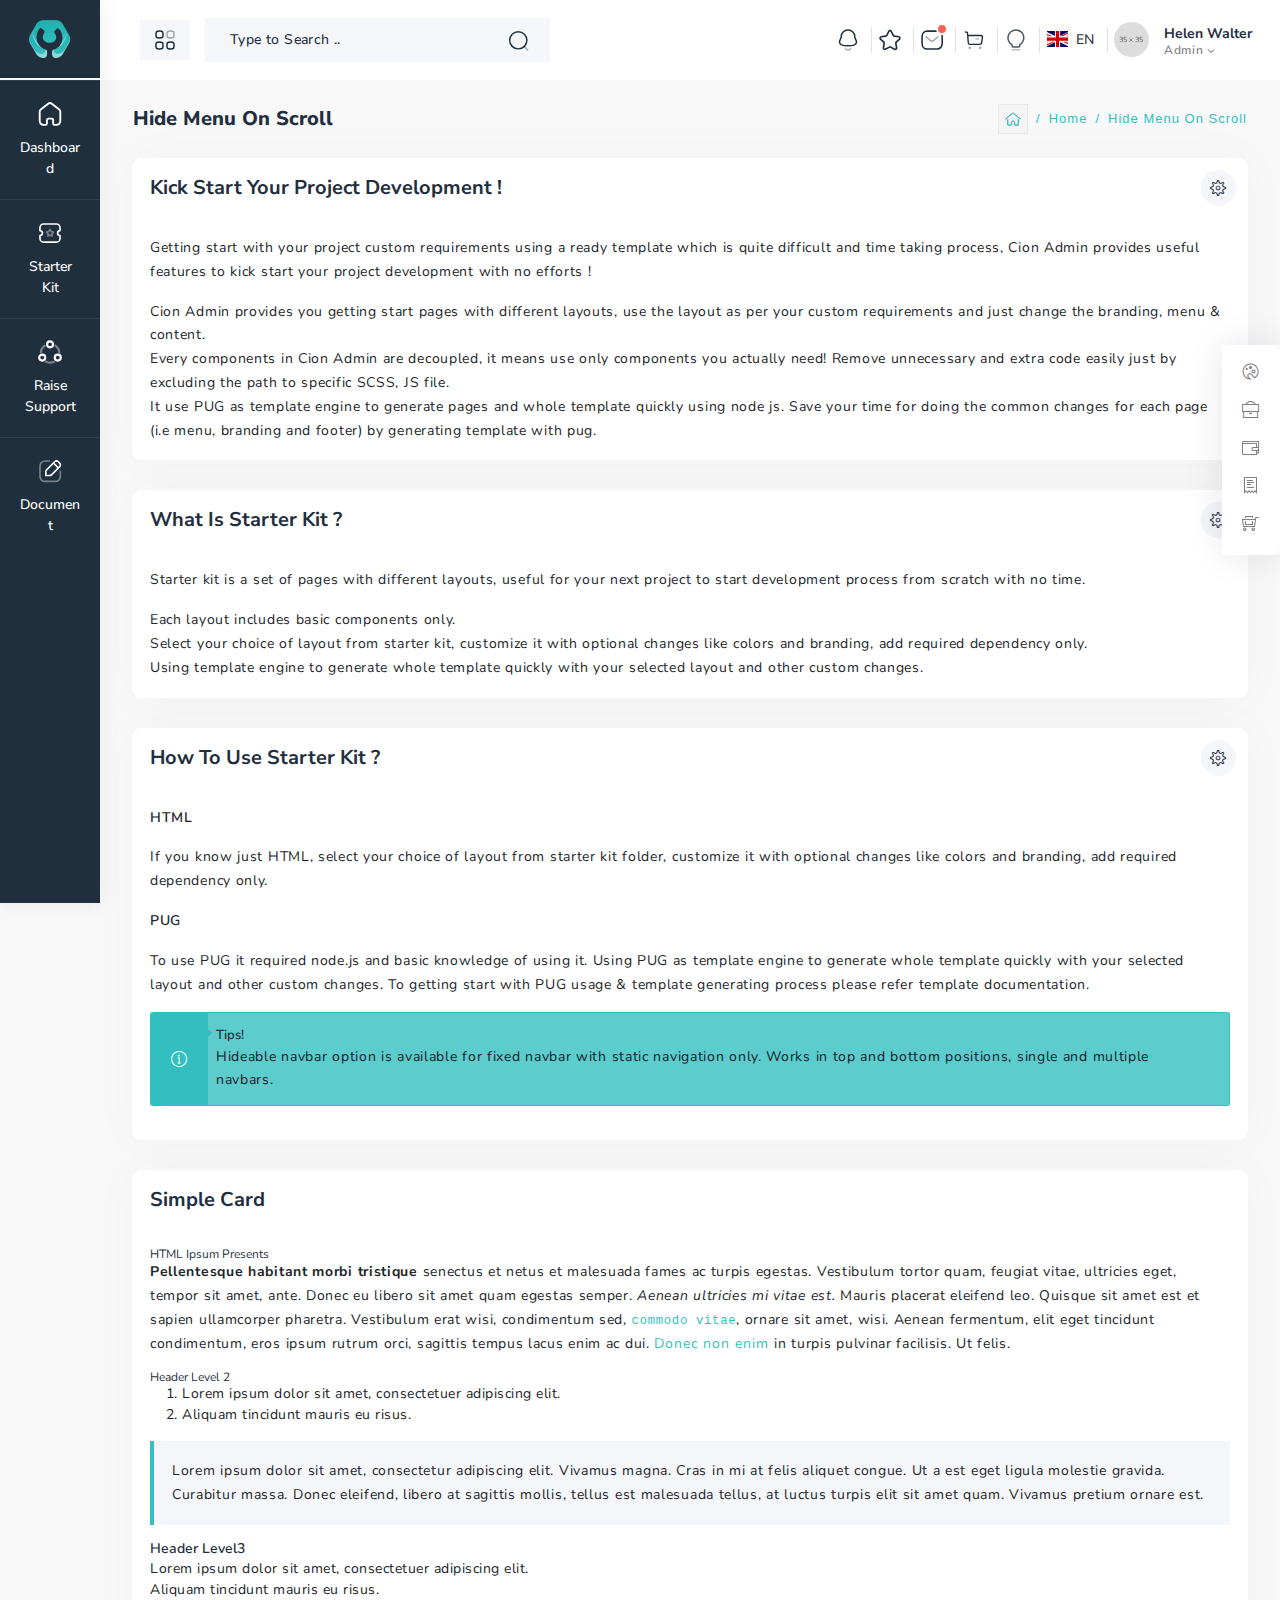
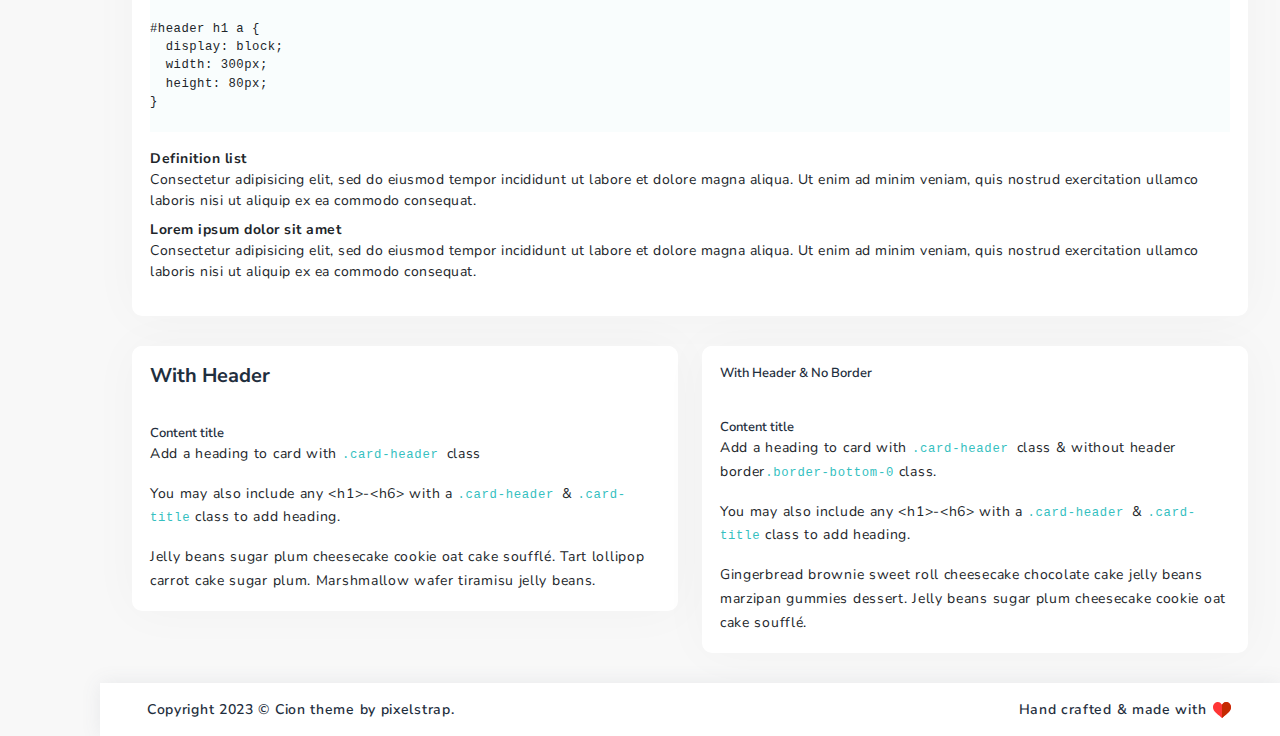
<file: src/main/resources/static/starter-kit/hide-on-scroll.html>
<!DOCTYPE html>
<html lang="en">
  <head>
    <meta http-equiv="Content-Type" content="text/html; charset=UTF-8">
    <meta http-equiv="X-UA-Compatible" content="IE=edge">
    <meta name="viewport" content="width=device-width, initial-scale=1.0">
    <meta name="description" content="Cion admin is super flexible, powerful, clean &amp; modern responsive bootstrap 5 admin template with unlimited possibilities.">
    <meta name="keywords" content="admin template, Cion admin template, dashboard template, flat admin template, responsive admin template, web app">
    <meta name="author" content="pixelstrap">
    <link rel="icon" href="../assets/images/favicon.png" type="image/x-icon">
    <link rel="shortcut icon" href="../assets/images/favicon.png" type="image/x-icon">
    <title>Cion - Premium Admin Template</title>
    <!-- Google font-->
    <link rel="preconnect" href="https://fonts.googleapis.com">
    <link rel="preconnect" href="https://fonts.gstatic.com" crossorigin="">
    <link href="https://fonts.googleapis.com/css2?family=Lexend:wght@100;200;300;400;500;600;700;800;900&amp;family=Nunito+Sans:ital,opsz,wght@0,6..12,200;0,6..12,300;0,6..12,400;0,6..12,500;0,6..12,600;0,6..12,700;0,6..12,800;0,6..12,900;0,6..12,1000;1,6..12,200;1,6..12,300;1,6..12,400;1,6..12,500;1,6..12,600;1,6..12,700;1,6..12,800;1,6..12,900;1,6..12,1000&amp;display=swap" rel="stylesheet">
    <link rel="stylesheet" type="text/css" href="../assets/css/font-awesome.css">
    <!-- ico-font-->
    <link rel="stylesheet" type="text/css" href="../assets/css/vendors/icofont.css">
    <!-- Themify icon-->
    <link rel="stylesheet" type="text/css" href="../assets/css/vendors/themify.css">
    <!-- Flag icon-->
    <link rel="stylesheet" type="text/css" href="../assets/css/vendors/flag-icon.css">
    <!-- Feather icon-->
    <link rel="stylesheet" type="text/css" href="../assets/css/vendors/feather-icon.css">
    <!-- Plugins css start-->
    <link rel="stylesheet" type="text/css" href="../assets/css/vendors/slick.css">
    <link rel="stylesheet" type="text/css" href="../assets/css/vendors/slick-theme.css">
    <link rel="stylesheet" type="text/css" href="../assets/css/vendors/scrollbar.css">
    <link rel="stylesheet" type="text/css" href="../assets/css/vendors/animate.css">
    <link rel="stylesheet" type="text/css" href="../assets/css/vendors/prism.css">
    <!-- Plugins css Ends-->
    <!-- Bootstrap css-->
    <link rel="stylesheet" type="text/css" href="../assets/css/vendors/bootstrap.css">
    <!-- App css-->
    <link rel="stylesheet" type="text/css" href="../assets/css/style.css">
    <link id="color" rel="stylesheet" href="../assets/css/color-1.css" media="screen">
    <!-- Responsive css-->
    <link rel="stylesheet" type="text/css" href="../assets/css/responsive.css">
  </head>
  <body>
    <!-- Loader starts-->
    <div class="loader-wrapper">
      <div class="loader"></div>
    </div>
    <!-- Loader ends-->
    <!-- tap on top starts-->
    <div class="tap-top"><i data-feather="chevrons-up"></i></div>
    <!-- tap on tap ends-->
    <!-- page-wrapper Start-->
    <div class="page-wrapper" id="pageWrapper">
      <!-- Page Header Start-->
      <div class="page-header">
        <div class="header-wrapper row">
          <div class="logo-wrapper"><a href="index.html"><img class="img-fluid" src="../assets/images/logo/logo.png" alt=""></a></div>
          <svg class="stroke-icon toggle-sidebar">
            <use class="status_toggle middle sidebar-toggle" href="../assets/svg/icon-sprite.svg#Grid"> </use>
          </svg>
          <form class="col-auto form-inline search-full" action="#" method="get">
            <div class="form-group">
              <div class="Typeahead Typeahead--twitterUsers">
                <div class="u-posRelative">
                  <input class="demo-input Typeahead-input form-control-plaintext w-100" type="text" placeholder="Type to Search .." name="q" title="" autofocus>
                  <svg class="search-bg svg-color">
                    <use href="../assets/svg/icon-sprite.svg#Search"></use>
                  </svg>
                </div>
                <div class="Typeahead-menu"></div>
              </div>
            </div>
          </form>
          <div class="nav-right col-auto pull-right right-header p-0 ms-auto">
            <ul class="nav-menus">
              <li class="serchinput">
                <div class="serchbox">
                  <svg>
                    <use href="../assets/svg/icon-sprite.svg#Search"></use>
                  </svg>
                </div>
                <div class="form-group search-form">
                  <input type="text" placeholder="Search here...">
                </div>
              </li>
              <li class="onhover-dropdown">
                <div class="notification-box">
                  <svg>
                    <use href="../assets/svg/icon-sprite.svg#Bell"></use>
                  </svg>
                </div>
                <div class="onhover-show-div notification-dropdown">
                  <h6 class="f-18 mb-0 dropdown-title">Notitications</h6>
                  <ul>
                    <li class="b-l-primary border-4 mt-3"><a href="email-application.html"> 
                        <p>New Review Receive<span class="font-danger">10 min.</span></p></a></li>
                    <li class="b-l-success border-4 mt-3"><a href="invoice.html">
                        <p>Transaction $250 Success<span class="font-success">1 hr </span></p></a></li>
                    <li class="b-l-secondary border-4 mt-3"><a href="email-compose.html"> 
                        <p>Order Place Success<span class="font-secondary">3 hr</span></p></a></li>
                    <li class="b-l-warning border-4 mt-3"><a href="email-application.html"> 
                        <p>Netflix Subscription...<span class="font-warning">6 hr</span></p></a></li>
                    <li><a class="f-w-700" href="email-application.html">Check all</a></li>
                  </ul>
                </div>
              </li>
              <li class="onhover-dropdown">
                <svg>
                  <use href="../assets/svg/icon-sprite.svg#Bookmark"></use>
                </svg>
                <div class="onhover-show-div bookmark-flip">
                  <div class="flip-card">
                    <div class="flip-card-inner">
                      <div class="front">
                        <h6 class="f-18 mb-0 dropdown-title">Bookmark</h6>
                        <ul class="bookmark-dropdown">
                          <li>
                            <div class="row">
                              <div class="col-4 text-center"><a href="form-validation.html">
                                  <div class="bookmark-content">
                                    <div class="bookmark-icon"><i data-feather="file-text"></i></div><span>Forms </span>
                                  </div></a></div>
                              <div class="col-4 text-center"><a href="user-profile.html">
                                  <div class="bookmark-content">
                                    <div class="bookmark-icon"><i data-feather="user"></i></div><span>Profile </span>
                                  </div></a></div>
                              <div class="col-4 text-center"><a href="bootstrap-basic-table.html">
                                  <div class="bookmark-content">
                                    <div class="bookmark-icon"><i data-feather="server"></i></div><span>Tables </span>
                                  </div></a></div>
                            </div>
                          </li>
                          <li class="text-centermedia-body"> <a class="flip-btn f-w-700" id="flip-btn" href="javascript:void(0)">Add New Bookmark</a></li>
                        </ul>
                      </div>
                      <div class="back">
                        <ul>
                          <li>
                            <div class="bookmark-dropdown flip-back-content">
                              <input type="text" placeholder="search...">
                            </div>
                          </li>
                          <li><a class="f-w-700 d-block flip-back" id="flip-back" href="javascript:void(0)">Back</a></li>
                        </ul>
                      </div>
                    </div>
                  </div>
                </div>
              </li>
              <li class="onhover-dropdown">
                <div class="message notification-box">
                  <svg>
                    <use href="../assets/svg/icon-sprite.svg#Message"></use>
                  </svg><span class="rounded-pill badge-secondary"> </span>
                </div>
                <div class="onhover-show-div message-dropdown">
                  <h6 class="f-18 mb-0 dropdown-title">Message                               </h6>
                  <ul>
                    <li>
                      <div class="d-flex align-items-start">
                        <div class="message-img bg-light-primary"><img src="../assets/images/user/3.jpg" alt=""></div>
                        <div class="flex-grow-1">
                          <h5 class="mb-1"><a href="email-application.html">Emay Walter</a></h5>
                          <p>Do you want to go see movie?</p>
                        </div>
                        <div class="notification-right"><i data-feather="x"></i></div>
                      </div>
                    </li>
                    <li>
                      <div class="d-flex align-items-start">
                        <div class="message-img bg-light-primary"><img src="../assets/images/user/6.jpg" alt=""></div>
                        <div class="flex-grow-1">
                          <h5 class="mb-1"><a href="email-application.html">Jason Borne</a></h5>
                          <p>Thank you for rating us.</p>
                        </div>
                        <div class="notification-right"><i data-feather="x"></i></div>
                      </div>
                    </li>
                    <li>
                      <div class="d-flex align-items-start">
                        <div class="message-img bg-light-primary"><img src="../assets/images/user/10.jpg" alt=""></div>
                        <div class="flex-grow-1">
                          <h5 class="mb-1"><a href="email-application.html">Sarah Loren</a></h5>
                          <p>What`s the project report update?</p>
                        </div>
                        <div class="notification-right"><i data-feather="x"></i></div>
                      </div>
                    </li>
                    <li><a class="f-w-700" href="chat.html">Check all</a></li>
                  </ul>
                </div>
              </li>
              <li class="cart-nav onhover-dropdown">
                <div class="cart-box">
                  <svg>
                    <use href="../assets/svg/icon-sprite.svg#Buy"></use>
                  </svg>
                </div>
                <div class="cart-dropdown onhover-show-div">
                  <h6 class="f-18 mb-0 dropdown-title">Cart</h6>
                  <ul>
                    <li>
                      <div class="d-flex"><img class="img-fluid b-r-5 img-60" src="../assets/images/ecommerce/05.jpg" alt="">
                        <div class="flex-grow-1"><span>Women's Track Suit</span>
                          <div class="qty-box">
                            <div class="input-group"><span class="input-group-prepend">
                                <button class="btn quantity-left-minus" type="button" data-type="minus" data-field="">-</button></span>
                              <input class="form-control input-number" type="text" name="quantity" value="1"><span class="input-group-prepend">
                                <button class="btn quantity-right-plus" type="button" data-type="plus" data-field="">+</button></span>
                            </div>
                          </div>
                          <h6 class="font-primary">$500</h6>
                        </div>
                        <div class="close-circle"><a class="bg-danger" href="#"><i data-feather="x"></i></a></div>
                      </div>
                    </li>
                    <li>
                      <div class="d-flex"><img class="img-fluid b-r-5 img-60" src="../assets/images/ecommerce/02.jpg" alt="">
                        <div class="flex-grow-1"><span>Men's Jacket</span>
                          <div class="qty-box">
                            <div class="input-group"><span class="input-group-prepend">
                                <button class="btn quantity-left-minus" type="button" data-type="minus" data-field="">-</button></span>
                              <input class="form-control input-number" type="text" name="quantity" value="1"><span class="input-group-prepend">
                                <button class="btn quantity-right-plus" type="button" data-type="plus" data-field="">+</button></span>
                            </div>
                          </div>
                          <h6 class="font-primary">$500.00</h6>
                        </div>
                        <div class="close-circle"><a class="bg-danger" href="#"><i data-feather="x"></i></a></div>
                      </div>
                    </li>
                    <li class="total">
                      <h6 class="mb-0">Order Total : <span class="f-right">$1000.00</span></h6>
                    </li>
                    <li class="text-center"><a class="d-block mb-3 view-cart f-w-700" href="cart.html">Go to your cart</a><a class="btn btn-primary view-checkout" href="checkout.html">Checkout  </a></li>
                  </ul>
                </div>
              </li>
              <li>
                <div class="mode">
                  <svg>
                    <use href="../assets/svg/icon-sprite.svg#moon"></use>
                  </svg>
                </div>
              </li>
              <li class="language-nav">
                <div class="translate_wrapper">
                  <div class="current_lang">
                    <div class="lang"><i class="flag-icon flag-icon-gb"></i><span class="lang-txt">EN                               </span></div>
                  </div>
                  <div class="more_lang">
                    <div class="lang selected" data-value="en"><i class="flag-icon flag-icon-us"></i><span class="lang-txt">English<span> (US)</span></span></div>
                    <div class="lang" data-value="de"><i class="flag-icon flag-icon-de"></i><span class="lang-txt">Deutsch</span></div>
                    <div class="lang" data-value="es"><i class="flag-icon flag-icon-es"></i><span class="lang-txt">Español</span></div>
                    <div class="lang" data-value="fr"><i class="flag-icon flag-icon-fr"></i><span class="lang-txt">Français</span></div>
                    <div class="lang" data-value="pt"><i class="flag-icon flag-icon-pt"></i><span class="lang-txt">Português<span> (BR)</span></span></div>
                    <div class="lang" data-value="cn"><i class="flag-icon flag-icon-cn"></i><span class="lang-txt">简体中文</span></div>
                    <div class="lang" data-value="ae"><i class="flag-icon flag-icon-ae"></i><span class="lang-txt">لعربية <span> (ae)</span></span></div>
                  </div>
                </div>
              </li>
              <li class="profile-nav onhover-dropdown pe-0 py-0">
                <div class="d-flex align-items-center profile-media"><img class="b-r-25" src="../assets/images/dashboard/profile.png" alt="">
                  <div class="flex-grow-1 user"><span>Helen Walter</span>
                    <p class="mb-0 font-nunito">Admin <i class="middle fa fa-angle-down"></i></p>
                  </div>
                </div>
                <ul class="profile-dropdown onhover-show-div">
                  <li><a href="user-profile.html"><i data-feather="user"></i><span>Account </span></a></li>
                  <li><a href="email-application.html"><i data-feather="mail"></i><span>Inbox</span></a></li>
                  <li><a href="task.html"><i data-feather="file-text"></i><span>Taskboard</span></a></li>
                  <li><a href="edit-profile.html"><i data-feather="settings"></i><span>Settings</span></a></li>
                  <li><a href="login.html"><i data-feather="log-in"> </i><span>Log in</span></a></li>
                </ul>
              </li>
            </ul>
          </div>
          <script class="result-template" type="text/x-handlebars-template">
            <div class="ProfileCard u-cf">                        
            <div class="ProfileCard-avatar"><svg xmlns="http://www.w3.org/2000/svg" width="24" height="24" viewBox="0 0 24 24" fill="none" stroke="currentColor" stroke-width="2" stroke-linecap="round" stroke-linejoin="round" class="feather feather-airplay m-0"><path d="M5 17H4a2 2 0 0 1-2-2V5a2 2 0 0 1 2-2h16a2 2 0 0 1 2 2v10a2 2 0 0 1-2 2h-1"></path><polygon points="12 15 17 21 7 21 12 15"></polygon></svg></div>
            <div class="ProfileCard-details">
            <div class="ProfileCard-realName">{{name}}</div>
            </div>
            </div>
          </script>
          <script class="empty-template" type="text/x-handlebars-template"><div class="EmptyMessage">Your search turned up 0 results. This most likely means the backend is down, yikes!</div></script>
        </div>
      </div>
      <!-- Page Header Ends-->
      <!-- Page Body Start-->
      <div class="page-body-wrapper horizontal-menu">
        <!-- Page Sidebar Start-->
        <div class="sidebar-wrapper" data-layout="stroke-svg">
          <div>
            <div class="logo-wrapper"><a href="index.html"><img class="img-fluid" src="../assets/images/logo/logo.png" alt=""></a>
              <div class="back-btn"><i class="fa fa-angle-left"></i></div>
            </div>
            <nav class="sidebar-main">
              <div class="left-arrow" id="left-arrow"><i data-feather="arrow-left"></i></div>
              <div id="sidebar-menu">
                <ul class="sidebar-links" id="simple-bar">
                  <li class="back-btn">
                    <div class="mobile-back text-end"><span>Back</span><i class="fa fa-angle-right ps-2" aria-hidden="true"></i></div>
                  </li>
                  <li class="pin-title sidebar-main-title">
                    <div> 
                      <h6>Pinned</h6>
                    </div>
                  </li>
                  <li class="sidebar-list"><a class="sidebar-link sidebar-title" href="../template/index.html" target="_blank">
                      <svg class="stroke-icon">
                        <use href="../assets/svg/icon-sprite.svg#home"></use>
                      </svg>
                      <svg class="fill-icon">
                        <use href="../assets/svg/icon-sprite.svg#fill-home"></use>
                      </svg><span>Dashboard</span></a></li>
                  <li class="sidebar-list"><a class="sidebar-link sidebar-title" href="#">
                      <svg class="stroke-icon">
                        <use href="../assets/svg/icon-sprite.svg#Charts"></use>
                      </svg>
                      <svg class="fill-icon">
                        <use href="../assets/svg/icon-sprite.svg#fill-starter-kit"></use>
                      </svg><span>Starter kit</span></a>
                    <ul class="sidebar-submenu custom-scrollbar">
                      <li class="sidebar-head">Starter kit</li>
                      <li class="main-submenu"><a class="d-flex sidebar-menu" href="javascript:void(0)">
                          <svg class="stroke-icon">
                            <use href="../assets/svg/icon-sprite.svg#Ui-kites"></use>
                          </svg>
                          <svg class="fill-icon">
                            <use href="../assets/svg/icon-sprite.svg#fill-ui"></use>
                          </svg>color version
                          <svg class="stroke-icon">
                            <use href="../assets/svg/icon-sprite.svg#Arrow-right"></use>
                          </svg></a>
                        <ul class="submenu-wrapper">
                          <li><a href="index.html">Layout Light</a></li>
                          <li><a href="layout-dark.html">Layout Dark</a></li>
                        </ul>
                      </li>
                      <li class="main-submenu"> <a class="d-flex sidebar-menu" href="javascript:void(0)">
                          <svg class="stroke-icon">
                            <use href="../assets/svg/icon-sprite.svg#Perk-Ui"></use>
                          </svg>
                          <svg class="fill-icon">
                            <use href="../assets/svg/icon-sprite.svg#fill-Perk-Ui"></use>
                          </svg>Page layout
                          <svg class="stroke-icon">
                            <use href="../assets/svg/icon-sprite.svg#Arrow-right"></use>
                          </svg></a>
                        <ul class="submenu-wrapper">
                          <li><a href="boxed.html">Boxed</a></li>
                          <li><a href="layout-rtl.html">RTL</a></li>
                        </ul>
                      </li>
                      <li class="main-submenu"> <a class="d-flex sidebar-menu" href="javascript:void(0)">
                          <svg class="stroke-icon">
                            <use href="../assets/svg/icon-sprite.svg#Editor"></use>
                          </svg>
                          <svg class="fill-icon">
                            <use href="../assets/svg/icon-sprite.svg#fill-Editor"></use>
                          </svg>Footers
                          <svg class="stroke-icon">
                            <use href="../assets/svg/icon-sprite.svg#Arrow-right"></use>
                          </svg></a>
                        <ul class="submenu-wrapper">
                          <li><a href="footer-light.html">Footer Light</a></li>
                          <li><a href="footer-dark.html">Footer Dark</a></li>
                          <li><a href="footer-fixed.html">Footer Fixed</a></li>
                        </ul>
                      </li>
                    </ul>
                  </li>
                  <li class="sidebar-list"><a class="sidebar-link sidebar-title" href="https://support.pixelstrap.com/agent/pixelstrap/pixelstrap/tickets/list/open-cases" target="_blank">
                      <svg class="stroke-icon">
                        <use href="../assets/svg/icon-sprite.svg#stroke-social"></use>
                      </svg>
                      <svg class="fill-icon">
                        <use href="../assets/svg/icon-sprite.svg#fill-social"></use>
                      </svg><span>Raise Support</span></a></li>
                  <li class="sidebar-list"><a class="sidebar-link sidebar-title" href="https://docs.pixelstrap.com/cion/document/" target="_blank">
                      <svg class="stroke-icon">
                        <use href="../assets/svg/icon-sprite.svg#Editor"></use>
                      </svg>
                      <svg class="fill-icon">
                        <use href="../assets/svg/icon-sprite.svg#fill-form"></use>
                      </svg><span>Document</span></a></li>
                </ul>
              </div>
              <div class="right-arrow" id="right-arrow"><i data-feather="arrow-right"></i></div>
            </nav>
          </div>
        </div>
        <!-- Page Sidebar Ends-->
        <div class="page-body">
          <div class="container-fluid">
            <div class="page-title">
              <div class="row">
                <div class="col-sm-6 ps-0">
                  <h3>Hide Menu On Scroll</h3>
                </div>
                <div class="col-sm-6 pe-0">
                  <ol class="breadcrumb">
                    <li class="breadcrumb-item"><a href="index.html">                                       
                        <svg class="stroke-icon">
                          <use href="../assets/svg/icon-sprite.svg#stroke-home"></use>
                        </svg></a></li>
                    <li class="breadcrumb-item">Home</li>
                    <li class="breadcrumb-item active">Hide Menu On Scroll</li>
                  </ol>
                </div>
              </div>
            </div>
          </div>
          <!-- Container-fluid starts-->
          <div class="container-fluid">
            <div class="row starter-main">
              <div class="col-sm-12">
                <div class="card">
                  <div class="card-header">
                    <h3>Kick start your project development !</h3>
                    <div class="card-header-right">
                      <ul class="list-unstyled card-option">
                        <li>
                          <div><i class="icon-settings"></i></div>
                        </li>
                        <li><i class="view-html fa fa-code"></i></li>
                        <li><i class="icofont icofont-maximize full-card"></i></li>
                        <li><i class="icofont icofont-minus minimize-card"></i></li>
                        <li><i class="icofont icofont-refresh reload-card"></i></li>
                        <li><i class="icofont icofont-error close-card"></i></li>
                      </ul>
                    </div>
                  </div>
                  <div class="card-body">
                    <p>Getting start with your project custom requirements using a ready template which is quite difficult and time taking process, Cion Admin provides useful features to kick start your project development with no efforts !</p>
                    <ul>
                      <li>
                        <p>Cion Admin provides you getting start pages with different layouts, use the layout as per your custom requirements and just change the branding, menu & content.</p>
                      </li>
                      <li>
                        <p>Every components in Cion Admin are decoupled, it means use only components you actually need! Remove unnecessary and extra code easily just by excluding the path to specific SCSS, JS file.</p>
                      </li>
                      <li>
                        <p>It use PUG as template engine to generate pages and whole template quickly using node js. Save your time for doing the common changes for each page (i.e menu, branding and footer) by generating template with pug.</p>
                      </li>
                    </ul>
                    <div class="code-box-copy">
                      <button class="code-box-copy__btn btn-clipboard" data-clipboard-target="#example-head" title="Copy"><i class="icofont icofont-copy-alt"></i></button>
                      <pre><code class="language-html" id="example-head">&lt;!-- Cod Box Copy begin --&gt;
&lt;p&gt;Getting start with your project custom requirements using a ready template which is quite difficult and time taking process, Cion Admin provides useful features to kick start your project development with no efforts !&lt;/p&gt;
&lt;ul&gt;
&lt;li&gt;&lt;p&gt;Cion Admin provides you getting start pages with different layouts, use the layout as per your custom requirements and just change the branding, menu & content.&lt;/p&gt;&lt;/li&gt;
&lt;li&gt;&lt;p&gt;Every components in Cion Admin are decoupled, it means use only components you actually need! Remove unnecessary and extra code easily just by excluding the path to specific SCSS, JS file.&lt;/p&gt;&lt;/li&gt;
&lt;li&gt;&lt;p&gt;It use PUG as template engine to generate pages and whole template quickly using node js. Save your time for doing the common changes for each page (i.e menu, branding and footer) by generating template with pug.&lt;/p&gt;&lt;/li&gt;
&lt;/ul&gt;
&lt;!-- Cod Box Copy end --&gt;</code></pre>
                    </div>
                  </div>
                </div>
              </div>
              <div class="col-sm-12">
                <div class="card">
                  <div class="card-header">
                    <h3>What is starter kit ?</h3>
                    <div class="card-header-right">
                      <ul class="list-unstyled card-option">
                        <li>
                          <div><i class="icon-settings"></i></div>
                        </li>
                        <li><i class="view-html fa fa-code"></i></li>
                        <li><i class="icofont icofont-maximize full-card"></i></li>
                        <li><i class="icofont icofont-minus minimize-card"></i></li>
                        <li><i class="icofont icofont-refresh reload-card"></i></li>
                        <li><i class="icofont icofont-error close-card"></i></li>
                      </ul>
                    </div>
                  </div>
                  <div class="card-body">
                    <p>Starter kit is a set of pages with different layouts, useful for your next project to start development process from scratch with no time.</p>
                    <ul>
                      <li>
                        <p>Each layout includes basic components only.</p>
                      </li>
                      <li>
                        <p>Select your choice of layout from starter kit, customize it with optional changes like colors and branding, add required dependency only.</p>
                      </li>
                      <li>
                        <p>Using template engine to generate whole template quickly with your selected layout and other custom changes. </p>
                      </li>
                    </ul>
                    <div class="code-box-copy">
                      <button class="code-box-copy__btn btn-clipboard" data-clipboard-target="#example-head1" title="Copy"><i class="icofont icofont-copy-alt"></i></button>
                      <pre><code class="language-html" id="example-head1">&lt;!-- Cod Box Copy begin --&gt;
&lt;p&gt;Starter kit is a set of pages with different layouts, useful for your next project to start development process from scratch with no time. &lt;/p&gt;
&lt;ul&gt;
&lt;li&gt;&lt;p&gt;Each layout includes basic components only.&lt;/p&gt;&lt;/li&gt;
&lt;li&gt;&lt;p&gt;Select your choice of layout from starter kit, customize it with optional changes like colors and branding, add required dependency only.&lt;/p&gt;&lt;/li&gt;
&lt;li&gt;&lt;p&gt;Using template engine to generate whole template quickly with your selected layout and other custom changes.&lt;/p&gt;&lt;/li&gt;
&lt;/ul&gt;
&lt;!-- Cod Box Copy end --&gt;</code></pre>
                    </div>
                  </div>
                </div>
              </div>
              <div class="col-sm-12">
                <div class="card">
                  <div class="card-header">
                    <h3>How to use starter kit ?</h3>
                    <div class="card-header-right">
                      <ul class="list-unstyled card-option">
                        <li>
                          <div><i class="icon-settings"></i></div>
                        </li>
                        <li><i class="view-html fa fa-code"></i></li>
                        <li><i class="icofont icofont-maximize full-card"></i></li>
                        <li><i class="icofont icofont-minus minimize-card"></i></li>
                        <li><i class="icofont icofont-refresh reload-card"></i></li>
                        <li><i class="icofont icofont-error close-card"></i></li>
                      </ul>
                    </div>
                  </div>
                  <div class="card-body">
                    <p><span class="f-w-600">HTML</span></p>
                    <p>If you know just HTML, select your choice of layout from starter kit folder, customize it with optional changes like colors and branding, add required dependency only.</p>
                    <p><span class="f-w-600">PUG</span></p>
                    <p>To use PUG it required node.js and basic knowledge of using it. Using PUG as template engine to generate whole template quickly with your selected layout and other custom changes. To getting start with PUG usage & template generating process please refer template documentation.</p>
                    <div class="alert alert-primary inverse" role="alert"><i class="icon-info-alt"></i>
                      <h5>Tips!</h5>
                      <p>Hideable navbar option is available for fixed navbar with static navigation only. Works in top and bottom positions, single and multiple navbars.</p>
                    </div>
                    <div class="code-box-copy">
                      <button class="code-box-copy__btn btn-clipboard" data-clipboard-target="#example-head2" title="Copy"><i class="icofont icofont-copy-alt"></i></button>
                      <pre><code class="language-html" id="example-head2">&lt;!-- Cod Box Copy begin --&gt;
&lt;p&gt;&lt;span class="f-w-600"&gt;HTML&lt;/span&gt;&lt;/p&gt;
&lt;p&gt;If you know just HTML, select your choice of layout from starter kit folder, customize it with optional changes like colors and branding, add required dependency only.&lt;/p&gt;
&lt;p&gt;&lt;span class="f-w-600"&gt;PUG&lt;/span&gt;&lt;/p&gt;
&lt;p&gt;To use PUG it required node.js and basic knowledge of using it. Using PUG as template engine to generate whole template quickly with your selected layout and other custom changes. To getting start with PUG usage & template generating process please refer template documentation.&lt;/p&gt;
&lt;div class="alert alert-primary inverse" role="alert"&gt;
&lt;i class="icon-info-alt"&gt;&lt;/i&gt;
&lt;h5&gt;Tips!&lt;/h5&gt;
&lt;p&gt;Hideable navbar option is available for fixed navbar with static navigation only. Works in top and bottom positions, single and multiple navbars.&lt;/p&gt;
&lt;/div&gt;
&lt;!-- Cod Box Copy end --&gt;</code></pre>
                    </div>
                  </div>
                </div>
              </div>
              <div class="col-sm-12">
                <div class="card">
                  <div class="card-header">
                    <h3>Simple Card</h3>
                  </div>
                  <div class="card-body">
                    <h6>HTML Ipsum Presents</h6>
                    <p><strong>Pellentesque habitant morbi tristique</strong> senectus et netus et malesuada fames ac turpis egestas. Vestibulum tortor quam, feugiat vitae, ultricies eget, tempor sit amet, ante. Donec eu libero sit amet quam egestas
                                                          semper. <em>Aenean ultricies mi vitae est.</em> Mauris placerat eleifend leo. Quisque sit amet est et sapien ullamcorper pharetra. Vestibulum erat wisi, condimentum sed, <code>commodo vitae</code>, ornare sit amet, wisi. Aenean
                                                          fermentum, elit eget tincidunt condimentum, eros ipsum rutrum orci, sagittis tempus lacus enim ac dui. <a href="#">Donec non enim</a> in turpis pulvinar facilisis. Ut felis.
                    </p>
                    <h6>Header Level 2</h6>
                    <ol>
                      <li>Lorem ipsum dolor sit amet, consectetuer adipiscing elit.</li>
                      <li>Aliquam tincidunt mauris eu risus.</li>
                    </ol>
                    <blockquote>
                      <p>
                        Lorem ipsum dolor sit amet, consectetur adipiscing elit. Vivamus magna. Cras in mi at felis aliquet congue. Ut a est eget ligula molestie gravida. Curabitur massa. Donec eleifend, libero at sagittis mollis, tellus est malesuada
                        tellus, at luctus turpis elit sit amet quam. Vivamus pretium ornare est.
                      </p>
                    </blockquote>
                    <h4>Header Level<span> 3</span></h4>
                    <ul>
                      <li>Lorem ipsum dolor sit amet, consectetuer adipiscing elit.</li>
                      <li>Aliquam tincidunt mauris eu risus.</li>
                    </ul>
                    <pre>#header h1 a {
  display: block;
  width: 300px;
  height: 80px;
}</pre>
                    <dl>
                      <dt>Definition list</dt>
                      <dd>Consectetur adipisicing elit, sed do eiusmod tempor incididunt ut labore et dolore magna aliqua. Ut enim ad minim veniam, quis nostrud exercitation ullamco laboris nisi ut aliquip ex ea commodo consequat.</dd>
                      <dt>Lorem ipsum dolor sit amet</dt>
                      <dd>Consectetur adipisicing elit, sed do eiusmod tempor incididunt ut labore et dolore magna aliqua. Ut enim ad minim veniam, quis nostrud exercitation ullamco laboris nisi ut aliquip ex ea commodo consequat.</dd>
                    </dl>
                  </div>
                </div>
              </div>
              <div class="col-md-6">
                <div class="card">
                  <div class="card-header">
                    <h3>With Header</h3>
                  </div>
                  <div class="card-body">
                    <h5>Content title</h5>
                    <p>Add a heading to card with <code>.card-header </code> class</p>
                    <p>You may also include any &lt;h1&gt;-&lt;h6&gt; with a <code>.card-header </code> & <code>.card-title</code> class to add heading.</p>
                    <p>Jelly beans sugar plum cheesecake cookie oat cake soufflé. Tart lollipop carrot cake sugar plum. Marshmallow wafer tiramisu jelly beans.</p>
                  </div>
                </div>
              </div>
              <div class="col-md-6">
                <div class="card">
                  <div class="card-header card-no-border">
                    <h5>With Header & No Border</h5>
                  </div>
                  <div class="card-body">
                    <h5>Content title</h5>
                    <p>Add a heading to card with <code>.card-header </code> class & without header border<code>.border-bottom-0</code> class.</p>
                    <p>You may also include any &lt;h1&gt;-&lt;h6&gt; with a <code>.card-header </code> & <code>.card-title</code> class to add heading.</p>
                    <p>Gingerbread brownie sweet roll cheesecake chocolate cake jelly beans marzipan gummies dessert. Jelly beans sugar plum cheesecake cookie oat cake soufflé.</p>
                  </div>
                </div>
              </div>
            </div>
          </div>
          <!-- Container-fluid Ends-->
        </div>
        <!-- footer start-->
        <footer class="footer">
          <div class="container-fluid">
            <div class="row">
              <div class="col-md-6 footer-copyright">
                <p class="mb-0">Copyright 2023 © Cion theme by pixelstrap.</p>
              </div>
              <div class="col-md-6">
                <p class="float-end mb-0">Hand crafted &amp; made with
                  <svg class="footer-icon">
                    <use href="../assets/svg/icon-sprite.svg#heart"></use>
                  </svg>
                </p>
              </div>
            </div>
          </div>
        </footer>
      </div>
    </div>
    <!-- latest jquery-->
    <script src="../assets/js/jquery.min.js"></script>
    <!-- Bootstrap js-->
    <script src="../assets/js/bootstrap/bootstrap.bundle.min.js"></script>
    <!-- feather icon js-->
    <script src="../assets/js/icons/feather-icon/feather.min.js"></script>
    <script src="../assets/js/icons/feather-icon/feather-icon.js"></script>
    <!-- scrollbar js-->
    <script src="../assets/js/scrollbar/simplebar.js"></script>
    <script src="../assets/js/scrollbar/custom.js"></script>
    <!-- Sidebar jquery-->
    <script src="../assets/js/config.js"></script>
    <!-- Plugins JS start-->
    <script src="../assets/js/sidebar-menu.js"></script>
    <script src="../assets/js/slick/slick.min.js"></script>
    <script src="../assets/js/slick/slick.js"></script>
    <script src="../assets/js/header-slick.js"></script>
    <script src="../assets/js/prism/prism.min.js"></script>
    <script src="../assets/js/clipboard/clipboard.min.js"></script>
    <script src="../assets/js/custom-card/custom-card.js"></script>
    <script src="../assets/js/typeahead/handlebars.js"></script>
    <script src="../assets/js/typeahead/typeahead.bundle.js"></script>
    <script src="../assets/js/typeahead/typeahead.custom.js"></script>
    <script src="../assets/js/typeahead-search/handlebars.js"></script>
    <script src="../assets/js/typeahead-search/typeahead-custom.js"></script>
    <script src="../assets/js/hide-on-scroll.js"></script>
    <!-- Plugins JS Ends-->
    <!-- Theme js-->
    <script src="../assets/js/script.js"></script>
    <script src="../assets/js/theme-customizer/customizer.js"></script>
  </body>
</html>
</file>
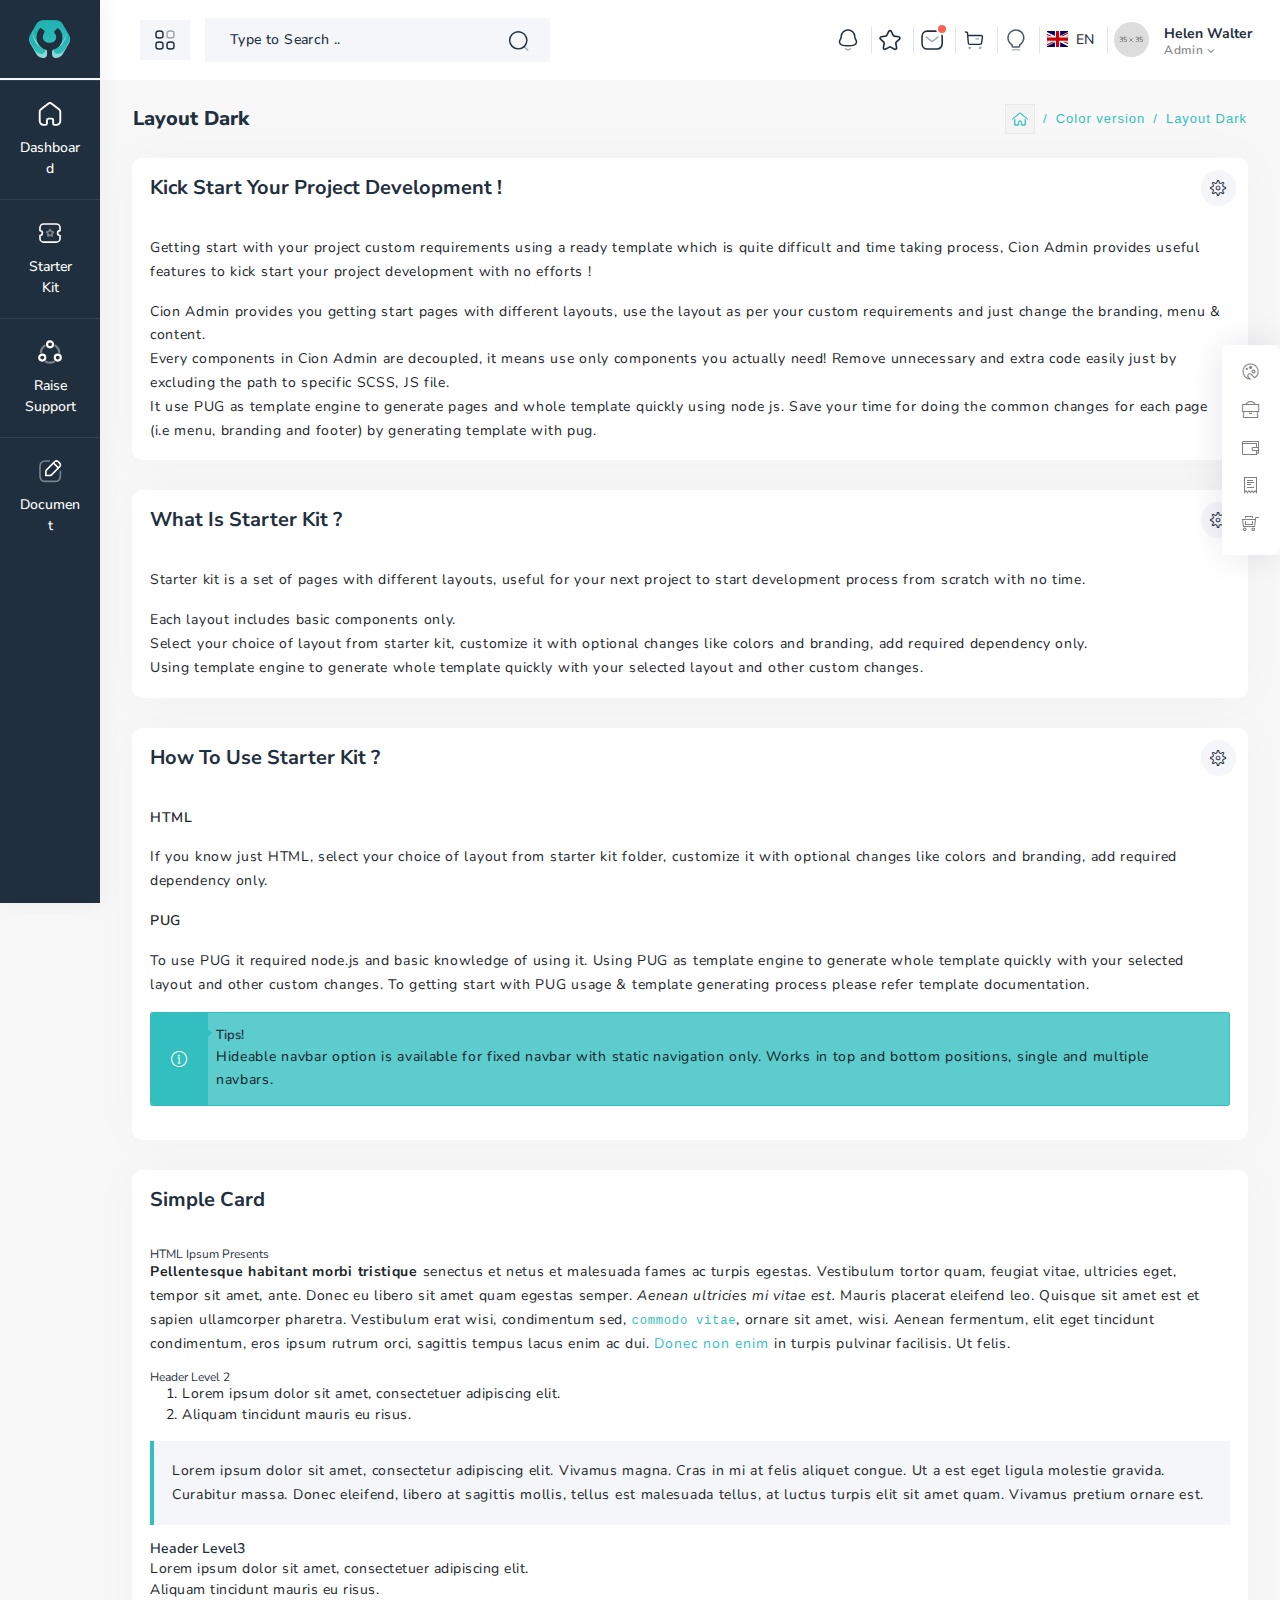
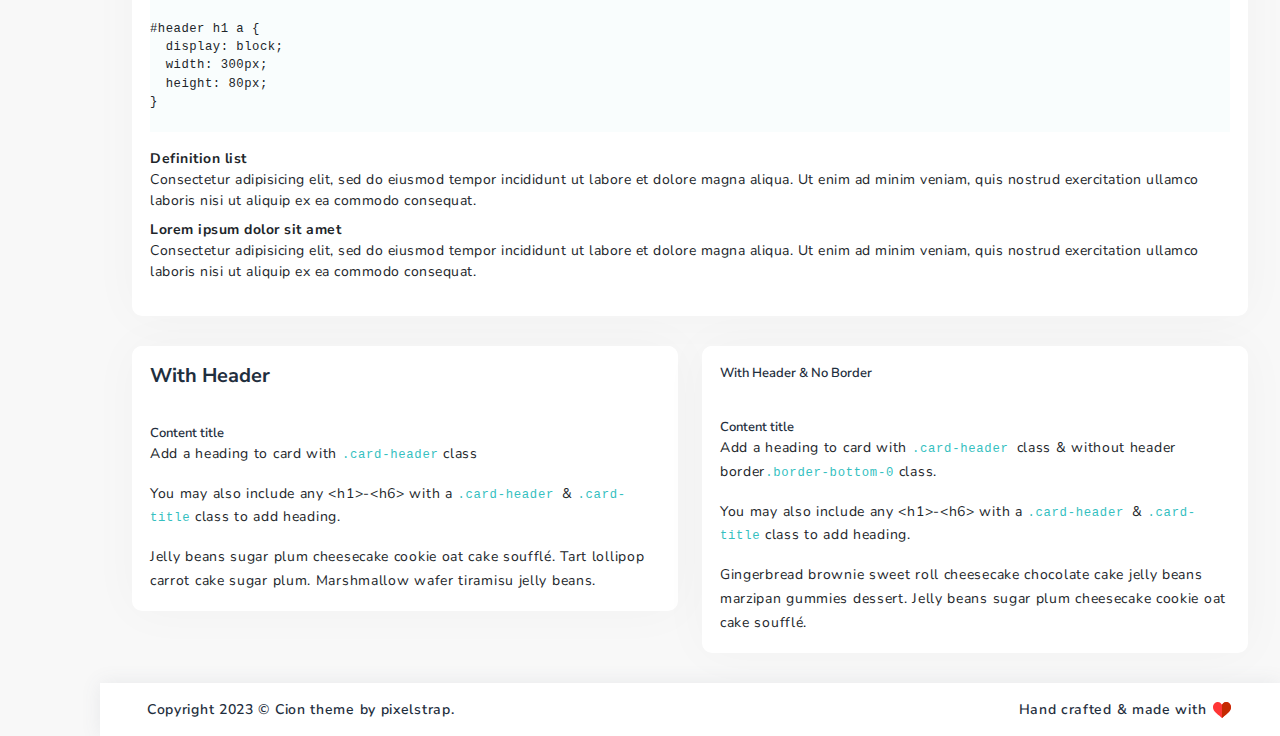
<file: src/main/resources/static/starter-kit/layout-dark.html>
<!DOCTYPE html>
<html lang="en">
  <head>
    <meta http-equiv="Content-Type" content="text/html; charset=UTF-8">
    <meta http-equiv="X-UA-Compatible" content="IE=edge">
    <meta name="viewport" content="width=device-width, initial-scale=1.0">
    <meta name="description" content="Cion admin is super flexible, powerful, clean &amp; modern responsive bootstrap 5 admin template with unlimited possibilities.">
    <meta name="keywords" content="admin template, Cion admin template, dashboard template, flat admin template, responsive admin template, web app">
    <meta name="author" content="pixelstrap">
    <link rel="icon" href="../assets/images/favicon.png" type="image/x-icon">
    <link rel="shortcut icon" href="../assets/images/favicon.png" type="image/x-icon">
    <title>Cion - Premium Admin Template</title>
    <!-- Google font-->
    <link rel="preconnect" href="https://fonts.googleapis.com">
    <link rel="preconnect" href="https://fonts.gstatic.com" crossorigin="">
    <link href="https://fonts.googleapis.com/css2?family=Lexend:wght@100;200;300;400;500;600;700;800;900&amp;family=Nunito+Sans:ital,opsz,wght@0,6..12,200;0,6..12,300;0,6..12,400;0,6..12,500;0,6..12,600;0,6..12,700;0,6..12,800;0,6..12,900;0,6..12,1000;1,6..12,200;1,6..12,300;1,6..12,400;1,6..12,500;1,6..12,600;1,6..12,700;1,6..12,800;1,6..12,900;1,6..12,1000&amp;display=swap" rel="stylesheet">
    <link rel="stylesheet" type="text/css" href="../assets/css/font-awesome.css">
    <!-- ico-font-->
    <link rel="stylesheet" type="text/css" href="../assets/css/vendors/icofont.css">
    <!-- Themify icon-->
    <link rel="stylesheet" type="text/css" href="../assets/css/vendors/themify.css">
    <!-- Flag icon-->
    <link rel="stylesheet" type="text/css" href="../assets/css/vendors/flag-icon.css">
    <!-- Feather icon-->
    <link rel="stylesheet" type="text/css" href="../assets/css/vendors/feather-icon.css">
    <!-- Plugins css start-->
    <link rel="stylesheet" type="text/css" href="../assets/css/vendors/slick.css">
    <link rel="stylesheet" type="text/css" href="../assets/css/vendors/slick-theme.css">
    <link rel="stylesheet" type="text/css" href="../assets/css/vendors/scrollbar.css">
    <link rel="stylesheet" type="text/css" href="../assets/css/vendors/animate.css">
    <link rel="stylesheet" type="text/css" href="../assets/css/vendors/prism.css">
    <!-- Plugins css Ends-->
    <!-- Bootstrap css-->
    <link rel="stylesheet" type="text/css" href="../assets/css/vendors/bootstrap.css">
    <!-- App css-->
    <link rel="stylesheet" type="text/css" href="../assets/css/style.css">
    <link id="color" rel="stylesheet" href="../assets/css/color-1.css" media="screen">
    <!-- Responsive css-->
    <link rel="stylesheet" type="text/css" href="../assets/css/responsive.css">
  </head>
  <body class="dark-only">
    <!-- tap on top starts-->
    <div class="tap-top"><i data-feather="chevrons-up"></i></div>
    <!-- tap on tap ends-->
    <!-- page-wrapper Start-->
    <div class="page-wrapper" id="pageWrapper">
      <!-- Page Header Start-->
      <div class="page-header">
        <div class="header-wrapper row">
          <div class="logo-wrapper"><a href="index.html"><img class="img-fluid" src="../assets/images/logo/logo.png" alt=""></a></div>
          <svg class="stroke-icon toggle-sidebar">
            <use class="status_toggle middle sidebar-toggle" href="../assets/svg/icon-sprite.svg#Grid"> </use>
          </svg>
          <form class="col-auto form-inline search-full" action="#" method="get">
            <div class="form-group">
              <div class="Typeahead Typeahead--twitterUsers">
                <div class="u-posRelative">
                  <input class="demo-input Typeahead-input form-control-plaintext w-100" type="text" placeholder="Type to Search .." name="q" title="" autofocus>
                  <svg class="search-bg svg-color">
                    <use href="../assets/svg/icon-sprite.svg#Search"></use>
                  </svg>
                </div>
                <div class="Typeahead-menu"></div>
              </div>
            </div>
          </form>
          <div class="nav-right col-auto pull-right right-header p-0 ms-auto">
            <ul class="nav-menus">
              <li class="serchinput">
                <div class="serchbox">
                  <svg>
                    <use href="../assets/svg/icon-sprite.svg#Search"></use>
                  </svg>
                </div>
                <div class="form-group search-form">
                  <input type="text" placeholder="Search here...">
                </div>
              </li>
              <li class="onhover-dropdown">
                <div class="notification-box">
                  <svg>
                    <use href="../assets/svg/icon-sprite.svg#Bell"></use>
                  </svg>
                </div>
                <div class="onhover-show-div notification-dropdown">
                  <h6 class="f-18 mb-0 dropdown-title">Notitications</h6>
                  <ul>
                    <li class="b-l-primary border-4 mt-3"><a href="email-application.html"> 
                        <p>New Review Receive<span class="font-danger">10 min.</span></p></a></li>
                    <li class="b-l-success border-4 mt-3"><a href="invoice.html">
                        <p>Transaction $250 Success<span class="font-success">1 hr </span></p></a></li>
                    <li class="b-l-secondary border-4 mt-3"><a href="email-compose.html"> 
                        <p>Order Place Success<span class="font-secondary">3 hr</span></p></a></li>
                    <li class="b-l-warning border-4 mt-3"><a href="email-application.html"> 
                        <p>Netflix Subscription...<span class="font-warning">6 hr</span></p></a></li>
                    <li><a class="f-w-700" href="email-application.html">Check all</a></li>
                  </ul>
                </div>
              </li>
              <li class="onhover-dropdown">
                <svg>
                  <use href="../assets/svg/icon-sprite.svg#Bookmark"></use>
                </svg>
                <div class="onhover-show-div bookmark-flip">
                  <div class="flip-card">
                    <div class="flip-card-inner">
                      <div class="front">
                        <h6 class="f-18 mb-0 dropdown-title">Bookmark</h6>
                        <ul class="bookmark-dropdown">
                          <li>
                            <div class="row">
                              <div class="col-4 text-center"><a href="form-validation.html">
                                  <div class="bookmark-content">
                                    <div class="bookmark-icon"><i data-feather="file-text"></i></div><span>Forms </span>
                                  </div></a></div>
                              <div class="col-4 text-center"><a href="user-profile.html">
                                  <div class="bookmark-content">
                                    <div class="bookmark-icon"><i data-feather="user"></i></div><span>Profile </span>
                                  </div></a></div>
                              <div class="col-4 text-center"><a href="bootstrap-basic-table.html">
                                  <div class="bookmark-content">
                                    <div class="bookmark-icon"><i data-feather="server"></i></div><span>Tables </span>
                                  </div></a></div>
                            </div>
                          </li>
                          <li class="text-centermedia-body"> <a class="flip-btn f-w-700" id="flip-btn" href="javascript:void(0)">Add New Bookmark</a></li>
                        </ul>
                      </div>
                      <div class="back">
                        <ul>
                          <li>
                            <div class="bookmark-dropdown flip-back-content">
                              <input type="text" placeholder="search...">
                            </div>
                          </li>
                          <li><a class="f-w-700 d-block flip-back" id="flip-back" href="javascript:void(0)">Back</a></li>
                        </ul>
                      </div>
                    </div>
                  </div>
                </div>
              </li>
              <li class="onhover-dropdown">
                <div class="message notification-box">
                  <svg>
                    <use href="../assets/svg/icon-sprite.svg#Message"></use>
                  </svg><span class="rounded-pill badge-secondary"> </span>
                </div>
                <div class="onhover-show-div message-dropdown">
                  <h6 class="f-18 mb-0 dropdown-title">Message                               </h6>
                  <ul>
                    <li>
                      <div class="d-flex align-items-start">
                        <div class="message-img bg-light-primary"><img src="../assets/images/user/3.jpg" alt=""></div>
                        <div class="flex-grow-1">
                          <h5 class="mb-1"><a href="email-application.html">Emay Walter</a></h5>
                          <p>Do you want to go see movie?</p>
                        </div>
                        <div class="notification-right"><i data-feather="x"></i></div>
                      </div>
                    </li>
                    <li>
                      <div class="d-flex align-items-start">
                        <div class="message-img bg-light-primary"><img src="../assets/images/user/6.jpg" alt=""></div>
                        <div class="flex-grow-1">
                          <h5 class="mb-1"><a href="email-application.html">Jason Borne</a></h5>
                          <p>Thank you for rating us.</p>
                        </div>
                        <div class="notification-right"><i data-feather="x"></i></div>
                      </div>
                    </li>
                    <li>
                      <div class="d-flex align-items-start">
                        <div class="message-img bg-light-primary"><img src="../assets/images/user/10.jpg" alt=""></div>
                        <div class="flex-grow-1">
                          <h5 class="mb-1"><a href="email-application.html">Sarah Loren</a></h5>
                          <p>What`s the project report update?</p>
                        </div>
                        <div class="notification-right"><i data-feather="x"></i></div>
                      </div>
                    </li>
                    <li><a class="f-w-700" href="chat.html">Check all</a></li>
                  </ul>
                </div>
              </li>
              <li class="cart-nav onhover-dropdown">
                <div class="cart-box">
                  <svg>
                    <use href="../assets/svg/icon-sprite.svg#Buy"></use>
                  </svg>
                </div>
                <div class="cart-dropdown onhover-show-div">
                  <h6 class="f-18 mb-0 dropdown-title">Cart</h6>
                  <ul>
                    <li>
                      <div class="d-flex"><img class="img-fluid b-r-5 img-60" src="../assets/images/ecommerce/05.jpg" alt="">
                        <div class="flex-grow-1"><span>Women's Track Suit</span>
                          <div class="qty-box">
                            <div class="input-group"><span class="input-group-prepend">
                                <button class="btn quantity-left-minus" type="button" data-type="minus" data-field="">-</button></span>
                              <input class="form-control input-number" type="text" name="quantity" value="1"><span class="input-group-prepend">
                                <button class="btn quantity-right-plus" type="button" data-type="plus" data-field="">+</button></span>
                            </div>
                          </div>
                          <h6 class="font-primary">$500</h6>
                        </div>
                        <div class="close-circle"><a class="bg-danger" href="#"><i data-feather="x"></i></a></div>
                      </div>
                    </li>
                    <li>
                      <div class="d-flex"><img class="img-fluid b-r-5 img-60" src="../assets/images/ecommerce/02.jpg" alt="">
                        <div class="flex-grow-1"><span>Men's Jacket</span>
                          <div class="qty-box">
                            <div class="input-group"><span class="input-group-prepend">
                                <button class="btn quantity-left-minus" type="button" data-type="minus" data-field="">-</button></span>
                              <input class="form-control input-number" type="text" name="quantity" value="1"><span class="input-group-prepend">
                                <button class="btn quantity-right-plus" type="button" data-type="plus" data-field="">+</button></span>
                            </div>
                          </div>
                          <h6 class="font-primary">$500.00</h6>
                        </div>
                        <div class="close-circle"><a class="bg-danger" href="#"><i data-feather="x"></i></a></div>
                      </div>
                    </li>
                    <li class="total">
                      <h6 class="mb-0">Order Total : <span class="f-right">$1000.00</span></h6>
                    </li>
                    <li class="text-center"><a class="d-block mb-3 view-cart f-w-700" href="cart.html">Go to your cart</a><a class="btn btn-primary view-checkout" href="checkout.html">Checkout  </a></li>
                  </ul>
                </div>
              </li>
              <li>
                <div class="mode">
                  <svg>
                    <use href="../assets/svg/icon-sprite.svg#moon"></use>
                  </svg>
                </div>
              </li>
              <li class="language-nav">
                <div class="translate_wrapper">
                  <div class="current_lang">
                    <div class="lang"><i class="flag-icon flag-icon-gb"></i><span class="lang-txt">EN                               </span></div>
                  </div>
                  <div class="more_lang">
                    <div class="lang selected" data-value="en"><i class="flag-icon flag-icon-us"></i><span class="lang-txt">English<span> (US)</span></span></div>
                    <div class="lang" data-value="de"><i class="flag-icon flag-icon-de"></i><span class="lang-txt">Deutsch</span></div>
                    <div class="lang" data-value="es"><i class="flag-icon flag-icon-es"></i><span class="lang-txt">Español</span></div>
                    <div class="lang" data-value="fr"><i class="flag-icon flag-icon-fr"></i><span class="lang-txt">Français</span></div>
                    <div class="lang" data-value="pt"><i class="flag-icon flag-icon-pt"></i><span class="lang-txt">Português<span> (BR)</span></span></div>
                    <div class="lang" data-value="cn"><i class="flag-icon flag-icon-cn"></i><span class="lang-txt">简体中文</span></div>
                    <div class="lang" data-value="ae"><i class="flag-icon flag-icon-ae"></i><span class="lang-txt">لعربية <span> (ae)</span></span></div>
                  </div>
                </div>
              </li>
              <li class="profile-nav onhover-dropdown pe-0 py-0">
                <div class="d-flex align-items-center profile-media"><img class="b-r-25" src="../assets/images/dashboard/profile.png" alt="">
                  <div class="flex-grow-1 user"><span>Helen Walter</span>
                    <p class="mb-0 font-nunito">Admin <i class="middle fa fa-angle-down"></i></p>
                  </div>
                </div>
                <ul class="profile-dropdown onhover-show-div">
                  <li><a href="user-profile.html"><i data-feather="user"></i><span>Account </span></a></li>
                  <li><a href="email-application.html"><i data-feather="mail"></i><span>Inbox</span></a></li>
                  <li><a href="task.html"><i data-feather="file-text"></i><span>Taskboard</span></a></li>
                  <li><a href="edit-profile.html"><i data-feather="settings"></i><span>Settings</span></a></li>
                  <li><a href="login.html"><i data-feather="log-in"> </i><span>Log in</span></a></li>
                </ul>
              </li>
            </ul>
          </div>
          <script class="result-template" type="text/x-handlebars-template">
            <div class="ProfileCard u-cf">                        
            <div class="ProfileCard-avatar"><svg xmlns="http://www.w3.org/2000/svg" width="24" height="24" viewBox="0 0 24 24" fill="none" stroke="currentColor" stroke-width="2" stroke-linecap="round" stroke-linejoin="round" class="feather feather-airplay m-0"><path d="M5 17H4a2 2 0 0 1-2-2V5a2 2 0 0 1 2-2h16a2 2 0 0 1 2 2v10a2 2 0 0 1-2 2h-1"></path><polygon points="12 15 17 21 7 21 12 15"></polygon></svg></div>
            <div class="ProfileCard-details">
            <div class="ProfileCard-realName">{{name}}</div>
            </div>
            </div>
          </script>
          <script class="empty-template" type="text/x-handlebars-template"><div class="EmptyMessage">Your search turned up 0 results. This most likely means the backend is down, yikes!</div></script>
        </div>
      </div>
      <!-- Page Header Ends-->
      <!-- Page Body Start-->
      <div class="page-body-wrapper horizontal-menu">
        <!-- Page Sidebar Start-->
        <div class="sidebar-wrapper" data-layout="stroke-svg">
          <div>
            <div class="logo-wrapper"><a href="index.html"><img class="img-fluid" src="../assets/images/logo/logo.png" alt=""></a>
              <div class="back-btn"><i class="fa fa-angle-left"></i></div>
            </div>
            <nav class="sidebar-main">
              <div class="left-arrow" id="left-arrow"><i data-feather="arrow-left"></i></div>
              <div id="sidebar-menu">
                <ul class="sidebar-links" id="simple-bar">
                  <li class="back-btn">
                    <div class="mobile-back text-end"><span>Back</span><i class="fa fa-angle-right ps-2" aria-hidden="true"></i></div>
                  </li>
                  <li class="pin-title sidebar-main-title">
                    <div> 
                      <h6>Pinned</h6>
                    </div>
                  </li>
                  <li class="sidebar-list"><a class="sidebar-link sidebar-title" href="../template/index.html" target="_blank">
                      <svg class="stroke-icon">
                        <use href="../assets/svg/icon-sprite.svg#home"></use>
                      </svg>
                      <svg class="fill-icon">
                        <use href="../assets/svg/icon-sprite.svg#fill-home"></use>
                      </svg><span>Dashboard</span></a></li>
                  <li class="sidebar-list"><a class="sidebar-link sidebar-title" href="#">
                      <svg class="stroke-icon">
                        <use href="../assets/svg/icon-sprite.svg#Charts"></use>
                      </svg>
                      <svg class="fill-icon">
                        <use href="../assets/svg/icon-sprite.svg#fill-starter-kit"></use>
                      </svg><span>Starter kit</span></a>
                    <ul class="sidebar-submenu custom-scrollbar">
                      <li class="sidebar-head">Starter kit</li>
                      <li class="main-submenu"><a class="d-flex sidebar-menu" href="javascript:void(0)">
                          <svg class="stroke-icon">
                            <use href="../assets/svg/icon-sprite.svg#Ui-kites"></use>
                          </svg>
                          <svg class="fill-icon">
                            <use href="../assets/svg/icon-sprite.svg#fill-ui"></use>
                          </svg>color version
                          <svg class="stroke-icon">
                            <use href="../assets/svg/icon-sprite.svg#Arrow-right"></use>
                          </svg></a>
                        <ul class="submenu-wrapper">
                          <li><a href="index.html">Layout Light</a></li>
                          <li><a href="layout-dark.html">Layout Dark</a></li>
                        </ul>
                      </li>
                      <li class="main-submenu"> <a class="d-flex sidebar-menu" href="javascript:void(0)">
                          <svg class="stroke-icon">
                            <use href="../assets/svg/icon-sprite.svg#Perk-Ui"></use>
                          </svg>
                          <svg class="fill-icon">
                            <use href="../assets/svg/icon-sprite.svg#fill-Perk-Ui"></use>
                          </svg>Page layout
                          <svg class="stroke-icon">
                            <use href="../assets/svg/icon-sprite.svg#Arrow-right"></use>
                          </svg></a>
                        <ul class="submenu-wrapper">
                          <li><a href="boxed.html">Boxed</a></li>
                          <li><a href="layout-rtl.html">RTL</a></li>
                        </ul>
                      </li>
                      <li class="main-submenu"> <a class="d-flex sidebar-menu" href="javascript:void(0)">
                          <svg class="stroke-icon">
                            <use href="../assets/svg/icon-sprite.svg#Editor"></use>
                          </svg>
                          <svg class="fill-icon">
                            <use href="../assets/svg/icon-sprite.svg#fill-Editor"></use>
                          </svg>Footers
                          <svg class="stroke-icon">
                            <use href="../assets/svg/icon-sprite.svg#Arrow-right"></use>
                          </svg></a>
                        <ul class="submenu-wrapper">
                          <li><a href="footer-light.html">Footer Light</a></li>
                          <li><a href="footer-dark.html">Footer Dark</a></li>
                          <li><a href="footer-fixed.html">Footer Fixed</a></li>
                        </ul>
                      </li>
                    </ul>
                  </li>
                  <li class="sidebar-list"><a class="sidebar-link sidebar-title" href="https://support.pixelstrap.com/agent/pixelstrap/pixelstrap/tickets/list/open-cases" target="_blank">
                      <svg class="stroke-icon">
                        <use href="../assets/svg/icon-sprite.svg#stroke-social"></use>
                      </svg>
                      <svg class="fill-icon">
                        <use href="../assets/svg/icon-sprite.svg#fill-social"></use>
                      </svg><span>Raise Support</span></a></li>
                  <li class="sidebar-list"><a class="sidebar-link sidebar-title" href="https://docs.pixelstrap.com/cion/document/" target="_blank">
                      <svg class="stroke-icon">
                        <use href="../assets/svg/icon-sprite.svg#Editor"></use>
                      </svg>
                      <svg class="fill-icon">
                        <use href="../assets/svg/icon-sprite.svg#fill-form"></use>
                      </svg><span>Document</span></a></li>
                </ul>
              </div>
              <div class="right-arrow" id="right-arrow"><i data-feather="arrow-right"></i></div>
            </nav>
          </div>
        </div>
        <!-- Page Sidebar Ends-->
        <div class="page-body">
          <div class="container-fluid">
            <div class="page-title">
              <div class="row">
                <div class="col-sm-6 ps-0">
                  <h3>Layout dark</h3>
                </div>
                <div class="col-sm-6 pe-0">
                  <ol class="breadcrumb">
                    <li class="breadcrumb-item"><a href="index.html">                                       
                        <svg class="stroke-icon">
                          <use href="../assets/svg/icon-sprite.svg#stroke-home"></use>
                        </svg></a></li>
                    <li class="breadcrumb-item">Color version</li>
                    <li class="breadcrumb-item active">Layout dark</li>
                  </ol>
                </div>
              </div>
            </div>
          </div>
          <!-- Container-fluid starts-->
          <div class="container-fluid">
            <div class="row starter-main">
              <div class="col-sm-12">
                <div class="card">
                  <div class="card-header">
                    <h3>Kick start your project development !</h3>
                    <div class="card-header-right">
                      <ul class="list-unstyled card-option">
                        <li>
                          <div><i class="icon-settings"></i></div>
                        </li>
                        <li><i class="view-html fa fa-code"></i></li>
                        <li><i class="icofont icofont-maximize full-card"></i></li>
                        <li><i class="icofont icofont-minus minimize-card"></i></li>
                        <li><i class="icofont icofont-refresh reload-card"></i></li>
                        <li><i class="icofont icofont-error close-card"></i></li>
                      </ul>
                    </div>
                  </div>
                  <div class="card-body">
                    <p>Getting start with your project custom requirements using a ready template which is quite difficult and time taking process, Cion Admin provides useful features to kick start your project development with no efforts !</p>
                    <ul>
                      <li>
                        <p>Cion Admin provides you getting start pages with different layouts, use the layout as per your custom requirements and just change the branding, menu & content.</p>
                      </li>
                      <li>
                        <p>Every components in Cion Admin are decoupled, it means use only components you actually need! Remove unnecessary and extra code easily just by excluding the path to specific SCSS, JS file.</p>
                      </li>
                      <li>
                        <p>It use PUG as template engine to generate pages and whole template quickly using node js. Save your time for doing the common changes for each page (i.e menu, branding and footer) by generating template with pug.</p>
                      </li>
                    </ul>
                    <div class="code-box-copy">
                      <button class="code-box-copy__btn btn-clipboard" data-clipboard-target="#example-head" title="Copy"><i class="icofont icofont-copy-alt"></i></button>
                      <pre><code class="language-html" id="example-head">&lt;!-- Cod Box Copy begin --&gt;
&lt;p&gt;Getting start with your project custom requirements using a ready template which is quite difficult and time taking process, Cion Admin provides useful features to kick start your project development with no efforts !&lt;/p&gt;
&lt;ul&gt;
&lt;li&gt;&lt;p&gt;Cion Admin provides you getting start pages with different layouts, use the layout as per your custom requirements and just change the branding, menu & content.&lt;/p&gt;&lt;/li&gt;
&lt;li&gt;&lt;p&gt;Every components in Cion Admin are decoupled, it means use only components you actually need! Remove unnecessary and extra code easily just by excluding the path to specific SCSS, JS file.&lt;/p&gt;&lt;/li&gt;
&lt;li&gt;&lt;p&gt;It use PUG as template engine to generate pages and whole template quickly using node js. Save your time for doing the common changes for each page (i.e menu, branding and footer) by generating template with pug.&lt;/p&gt;&lt;/li&gt;
&lt;/ul&gt;
&lt;!-- Cod Box Copy end --&gt;</code></pre>
                    </div>
                  </div>
                </div>
              </div>
              <div class="col-sm-12">
                <div class="card">
                  <div class="card-header">
                    <h3>What is starter kit ?</h3>
                    <div class="card-header-right">
                      <ul class="list-unstyled card-option">
                        <li>
                          <div><i class="icon-settings"></i></div>
                        </li>
                        <li><i class="view-html fa fa-code"></i></li>
                        <li><i class="icofont icofont-maximize full-card"></i></li>
                        <li><i class="icofont icofont-minus minimize-card"></i></li>
                        <li><i class="icofont icofont-refresh reload-card"></i></li>
                        <li><i class="icofont icofont-error close-card"></i></li>
                      </ul>
                    </div>
                  </div>
                  <div class="card-body">
                    <p>Starter kit is a set of pages with different layouts, useful for your next project to start development process from scratch with no time.</p>
                    <ul>
                      <li>
                        <p>Each layout includes basic components only.</p>
                      </li>
                      <li>
                        <p>Select your choice of layout from starter kit, customize it with optional changes like colors and branding, add required dependency only.</p>
                      </li>
                      <li>
                        <p>Using template engine to generate whole template quickly with your selected layout and other custom changes. </p>
                      </li>
                    </ul>
                    <div class="code-box-copy">
                      <button class="code-box-copy__btn btn-clipboard" data-clipboard-target="#example-head1" title="Copy"><i class="icofont icofont-copy-alt"></i></button>
                      <pre><code class="language-html" id="example-head1">&lt;!-- Cod Box Copy begin --&gt;
&lt;p&gt;Starter kit is a set of pages with different layouts, useful for your next project to start development process from scratch with no time. &lt;/p&gt;
&lt;ul&gt;
&lt;li&gt;&lt;p&gt;Each layout includes basic components only.&lt;/p&gt;&lt;/li&gt;
&lt;li&gt;&lt;p&gt;Select your choice of layout from starter kit, customize it with optional changes like colors and branding, add required dependency only.&lt;/p&gt;&lt;/li&gt;
&lt;li&gt;&lt;p&gt;Using template engine to generate whole template quickly with your selected layout and other custom changes.&lt;/p&gt;&lt;/li&gt;
&lt;/ul&gt;
&lt;!-- Cod Box Copy end --&gt;</code></pre>
                    </div>
                  </div>
                </div>
              </div>
              <div class="col-sm-12">
                <div class="card">
                  <div class="card-header">
                    <h3>How to use starter kit ?</h3>
                    <div class="card-header-right">
                      <ul class="list-unstyled card-option">
                        <li>
                          <div><i class="icon-settings"></i></div>
                        </li>
                        <li><i class="view-html fa fa-code"></i></li>
                        <li><i class="icofont icofont-maximize full-card"></i></li>
                        <li><i class="icofont icofont-minus minimize-card"></i></li>
                        <li><i class="icofont icofont-refresh reload-card"></i></li>
                        <li><i class="icofont icofont-error close-card"></i></li>
                      </ul>
                    </div>
                  </div>
                  <div class="card-body">
                    <p><span class="f-w-600">HTML</span></p>
                    <p>If you know just HTML, select your choice of layout from starter kit folder, customize it with optional changes like colors and branding, add required dependency only.</p>
                    <p><span class="f-w-600">PUG</span></p>
                    <p>To use PUG it required node.js and basic knowledge of using it. Using PUG as template engine to generate whole template quickly with your selected layout and other custom changes. To getting start with PUG usage & template generating process please refer template documentation.</p>
                    <div class="alert alert-primary inverse" role="alert"><i class="icon-info-alt"></i>
                      <h5>Tips!</h5>
                      <p>Hideable navbar option is available for fixed navbar with static navigation only. Works in top and bottom positions, single and multiple navbars.</p>
                    </div>
                    <div class="code-box-copy">
                      <button class="code-box-copy__btn btn-clipboard" data-clipboard-target="#example-head2" title="Copy"><i class="icofont icofont-copy-alt"></i></button>
                      <pre><code class="language-html" id="example-head2">&lt;!-- Cod Box Copy begin --&gt;
&lt;p&gt;&lt;span class="f-w-600"&gt;HTML&lt;/span&gt;&lt;/p&gt;
&lt;p&gt;If you know just HTML, select your choice of layout from starter kit folder, customize it with optional changes like colors and branding, add required dependency only.&lt;/p&gt;
&lt;p&gt;&lt;span class="f-w-600"&gt;PUG&lt;/span&gt;&lt;/p&gt;
&lt;p&gt;To use PUG it required node.js and basic knowledge of using it. Using PUG as template engine to generate whole template quickly with your selected layout and other custom changes. To getting start with PUG usage & template generating process please refer template documentation.&lt;/p&gt;
&lt;div class="alert alert-primary inverse" role="alert"&gt;
&lt;i class="icon-info-alt"&gt;&lt;/i&gt;
&lt;h5&gt;Tips!&lt;/h5&gt;
&lt;p&gt;Hideable navbar option is available for fixed navbar with static navigation only. Works in top and bottom positions, single and multiple navbars.&lt;/p&gt;
&lt;/div&gt;
&lt;!-- Cod Box Copy end --&gt;</code></pre>
                    </div>
                  </div>
                </div>
              </div>
              <div class="col-sm-12">
                <div class="card">
                  <div class="card-header">
                    <h3>Simple Card</h3>
                  </div>
                  <div class="card-body">
                    <h6>HTML Ipsum Presents</h6>
                    <p><strong>Pellentesque habitant morbi tristique</strong> senectus et netus et malesuada fames ac turpis egestas. Vestibulum tortor quam, feugiat vitae, ultricies eget, tempor sit amet, ante. Donec eu libero sit amet quam egestas
                                                          semper. <em>Aenean ultricies mi vitae est.</em> Mauris placerat eleifend leo. Quisque sit amet est et sapien ullamcorper pharetra. Vestibulum erat wisi, condimentum sed, <code>commodo vitae</code>, ornare sit amet, wisi. Aenean
                                                          fermentum, elit eget tincidunt condimentum, eros ipsum rutrum orci, sagittis tempus lacus enim ac dui. <a href="#">Donec non enim</a> in turpis pulvinar facilisis. Ut felis.
                    </p>
                    <h6>Header Level 2</h6>
                    <ol>
                      <li>Lorem ipsum dolor sit amet, consectetuer adipiscing elit.</li>
                      <li>Aliquam tincidunt mauris eu risus.</li>
                    </ol>
                    <div class="figure d-block">
                      <blockquote class="blockquote">
                        <p>
                          Lorem ipsum dolor sit amet, consectetur adipiscing elit. Vivamus magna. Cras in mi at felis aliquet congue. Ut a est eget ligula molestie gravida. Curabitur massa. Donec eleifend, libero at sagittis mollis, tellus est malesuada
                          tellus, at luctus turpis elit sit amet quam. Vivamus pretium ornare est.
                        </p>
                      </blockquote>
                    </div>
                    <h4>Header Level<span> 3</span></h4>
                    <ul>
                      <li>Lorem ipsum dolor sit amet, consectetuer adipiscing elit.</li>
                      <li>Aliquam tincidunt mauris eu risus.</li>
                    </ul>
                    <pre>#header h1 a {
  display: block;
  width: 300px;
  height: 80px;
}</pre>
                    <dl>
                      <dt>Definition list</dt>
                      <dd>Consectetur adipisicing elit, sed do eiusmod tempor incididunt ut labore et dolore magna aliqua. Ut enim ad minim veniam, quis nostrud exercitation ullamco laboris nisi ut aliquip ex ea commodo consequat.</dd>
                      <dt>Lorem ipsum dolor sit amet</dt>
                      <dd>Consectetur adipisicing elit, sed do eiusmod tempor incididunt ut labore et dolore magna aliqua. Ut enim ad minim veniam, quis nostrud exercitation ullamco laboris nisi ut aliquip ex ea commodo consequat.</dd>
                    </dl>
                  </div>
                </div>
              </div>
              <div class="col-md-6">
                <div class="card">
                  <div class="card-header">
                    <h3>With Header</h3>
                  </div>
                  <div class="card-body">
                    <h5>Content title</h5>
                    <p>Add a heading to card with <code>.card-header</code> class</p>
                    <p>You may also include any &lt;h1&gt;-&lt;h6&gt; with a <code>.card-header </code> & <code>.card-title</code> class to add heading.</p>
                    <p>Jelly beans sugar plum cheesecake cookie oat cake soufflé. Tart lollipop carrot cake sugar plum. Marshmallow wafer tiramisu jelly beans.</p>
                  </div>
                </div>
              </div>
              <div class="col-md-6">
                <div class="card">
                  <div class="card-header card-no-border">
                    <h5>With Header & No Border</h5>
                  </div>
                  <div class="card-body">
                    <h5>Content title</h5>
                    <p>Add a heading to card with <code>.card-header </code> class & without header border<code>.border-bottom-0</code> class.</p>
                    <p>You may also include any &lt;h1&gt;-&lt;h6&gt; with a <code>.card-header </code> & <code>.card-title</code> class to add heading.</p>
                    <p>Gingerbread brownie sweet roll cheesecake chocolate cake jelly beans marzipan gummies dessert. Jelly beans sugar plum cheesecake cookie oat cake soufflé.</p>
                  </div>
                </div>
              </div>
            </div>
          </div>
          <!-- Container-fluid Ends-->
        </div>
        <!-- footer start-->
        <footer class="footer">
          <div class="container-fluid">
            <div class="row">
              <div class="col-md-6 footer-copyright">
                <p class="mb-0">Copyright 2023 © Cion theme by pixelstrap.</p>
              </div>
              <div class="col-md-6">
                <p class="float-end mb-0">Hand crafted &amp; made with
                  <svg class="footer-icon">
                    <use href="../assets/svg/icon-sprite.svg#heart"></use>
                  </svg>
                </p>
              </div>
            </div>
          </div>
        </footer>
      </div>
    </div>
    <!-- latest jquery-->
    <script src="../assets/js/jquery.min.js"></script>
    <!-- Bootstrap js-->
    <script src="../assets/js/bootstrap/bootstrap.bundle.min.js"></script>
    <!-- feather icon js-->
    <script src="../assets/js/icons/feather-icon/feather.min.js"></script>
    <script src="../assets/js/icons/feather-icon/feather-icon.js"></script>
    <!-- scrollbar js-->
    <script src="../assets/js/scrollbar/simplebar.js"></script>
    <script src="../assets/js/scrollbar/custom.js"></script>
    <!-- Sidebar jquery-->
    <script src="../assets/js/config.js"></script>
    <!-- Plugins JS start-->
    <script src="../assets/js/sidebar-menu.js"></script>
    <script src="../assets/js/slick/slick.min.js"></script>
    <script src="../assets/js/slick/slick.js"></script>
    <script src="../assets/js/header-slick.js"></script>
    <script src="../assets/js/prism/prism.min.js"></script>
    <script src="../assets/js/clipboard/clipboard.min.js"></script>
    <script src="../assets/js/custom-card/custom-card.js"></script>
    <script src="../assets/js/typeahead/handlebars.js"></script>
    <script src="../assets/js/typeahead/typeahead.bundle.js"></script>
    <script src="../assets/js/typeahead/typeahead.custom.js"></script>
    <script src="../assets/js/typeahead-search/handlebars.js"></script>
    <script src="../assets/js/typeahead-search/typeahead-custom.js"></script>
    <!-- Plugins JS Ends-->
    <!-- Theme js-->
    <script src="../assets/js/script.js"></script>
    <script src="../assets/js/theme-customizer/customizer.js"></script>
  </body>
</html>
</file>
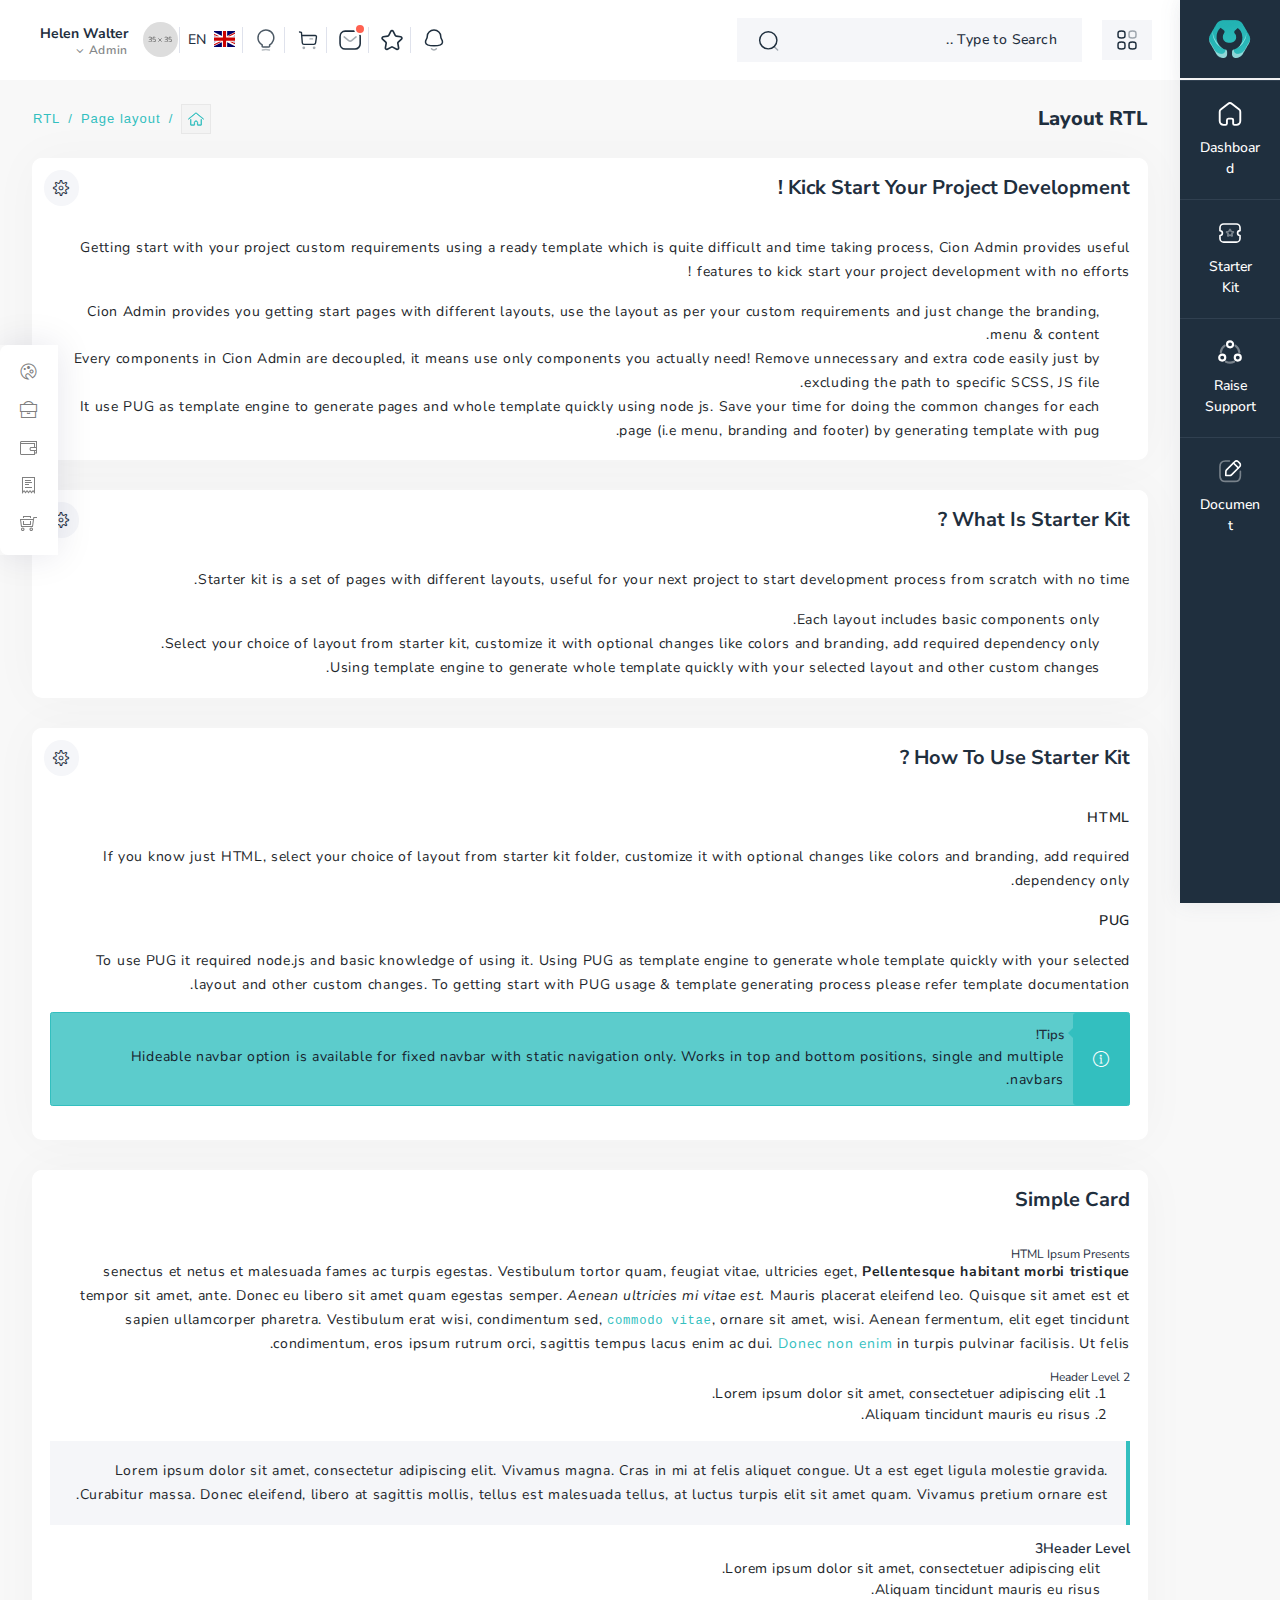
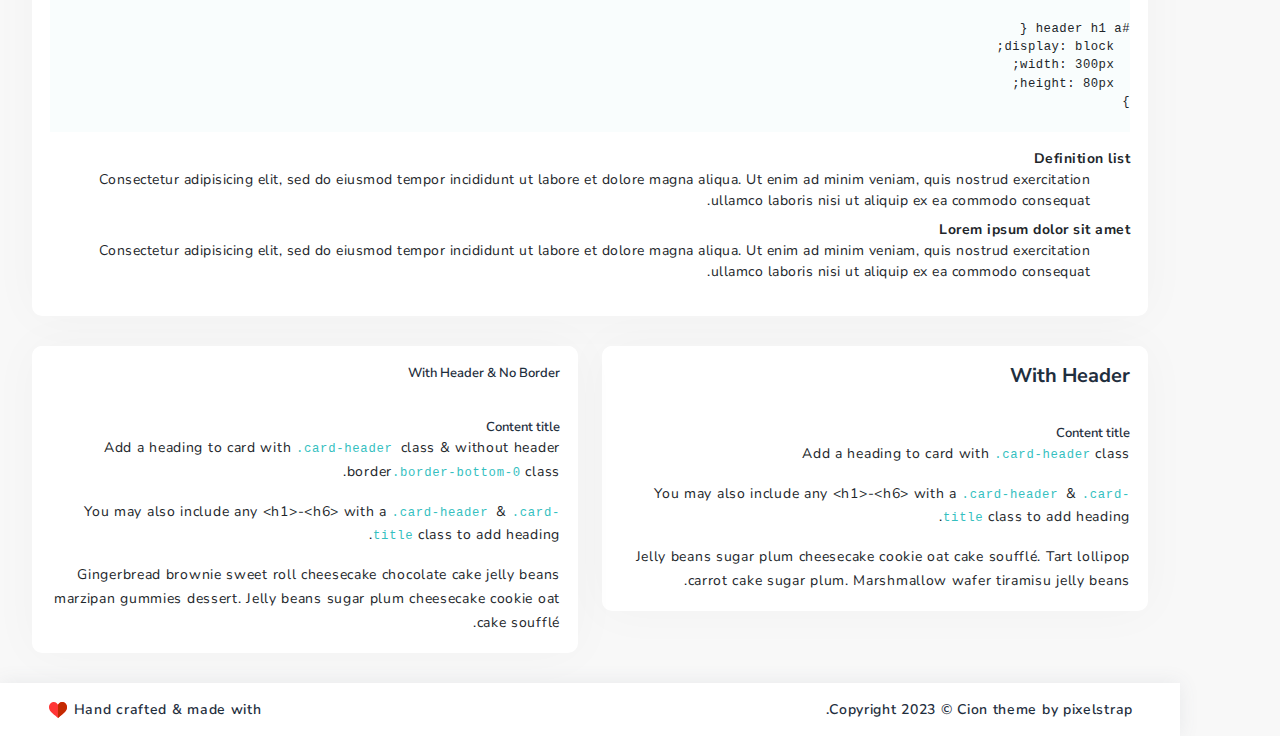
<file: src/main/resources/static/starter-kit/layout-rtl.html>
<!DOCTYPE html>
<html lang="en" dir="rtl">
  <head>
    <meta http-equiv="Content-Type" content="text/html; charset=UTF-8">
    <meta http-equiv="X-UA-Compatible" content="IE=edge">
    <meta name="viewport" content="width=device-width, initial-scale=1.0">
    <meta name="description" content="Cion admin is super flexible, powerful, clean &amp; modern responsive bootstrap 5 admin template with unlimited possibilities.">
    <meta name="keywords" content="admin template, Cion admin template, dashboard template, flat admin template, responsive admin template, web app">
    <meta name="author" content="pixelstrap">
    <link rel="icon" href="../assets/images/favicon.png" type="image/x-icon">
    <link rel="shortcut icon" href="../assets/images/favicon.png" type="image/x-icon">
    <title>Cion - Premium Admin Template</title>
    <!-- Google font-->
    <link rel="preconnect" href="https://fonts.googleapis.com">
    <link rel="preconnect" href="https://fonts.gstatic.com" crossorigin="">
    <link href="https://fonts.googleapis.com/css2?family=Lexend:wght@100;200;300;400;500;600;700;800;900&amp;family=Nunito+Sans:ital,opsz,wght@0,6..12,200;0,6..12,300;0,6..12,400;0,6..12,500;0,6..12,600;0,6..12,700;0,6..12,800;0,6..12,900;0,6..12,1000;1,6..12,200;1,6..12,300;1,6..12,400;1,6..12,500;1,6..12,600;1,6..12,700;1,6..12,800;1,6..12,900;1,6..12,1000&amp;display=swap" rel="stylesheet">
    <link rel="stylesheet" type="text/css" href="../assets/css/font-awesome.css">
    <!-- ico-font-->
    <link rel="stylesheet" type="text/css" href="../assets/css/vendors/icofont.css">
    <!-- Themify icon-->
    <link rel="stylesheet" type="text/css" href="../assets/css/vendors/themify.css">
    <!-- Flag icon-->
    <link rel="stylesheet" type="text/css" href="../assets/css/vendors/flag-icon.css">
    <!-- Feather icon-->
    <link rel="stylesheet" type="text/css" href="../assets/css/vendors/feather-icon.css">
    <!-- Plugins css start-->
    <link rel="stylesheet" type="text/css" href="../assets/css/vendors/slick.css">
    <link rel="stylesheet" type="text/css" href="../assets/css/vendors/slick-theme.css">
    <link rel="stylesheet" type="text/css" href="../assets/css/vendors/scrollbar.css">
    <link rel="stylesheet" type="text/css" href="../assets/css/vendors/animate.css">
    <link rel="stylesheet" type="text/css" href="../assets/css/vendors/prism.css">
    <!-- Plugins css Ends-->
    <!-- Bootstrap css-->
    <link rel="stylesheet" type="text/css" href="../assets/css/vendors/bootstrap.css">
    <!-- App css-->
    <link rel="stylesheet" type="text/css" href="../assets/css/style.css">
    <link id="color" rel="stylesheet" href="../assets/css/color-1.css" media="screen">
    <!-- Responsive css-->
    <link rel="stylesheet" type="text/css" href="../assets/css/responsive.css">
  </head>
  <body class="rtl">
    <!-- tap on top starts-->
    <div class="tap-top"><i data-feather="chevrons-up"></i></div>
    <!-- tap on tap ends-->
    <!-- page-wrapper Start-->
    <div class="page-wrapper" id="pageWrapper">
      <!-- Page Header Start-->
      <div class="page-header">
        <div class="header-wrapper row">
          <div class="logo-wrapper"><a href="index.html"><img class="img-fluid" src="../assets/images/logo/logo.png" alt=""></a></div>
          <svg class="stroke-icon toggle-sidebar">
            <use class="status_toggle middle sidebar-toggle" href="../assets/svg/icon-sprite.svg#Grid"> </use>
          </svg>
          <form class="col-auto form-inline search-full" action="#" method="get">
            <div class="form-group">
              <div class="Typeahead Typeahead--twitterUsers">
                <div class="u-posRelative">
                  <input class="demo-input Typeahead-input form-control-plaintext w-100" type="text" placeholder="Type to Search .." name="q" title="" autofocus>
                  <svg class="search-bg svg-color">
                    <use href="../assets/svg/icon-sprite.svg#Search"></use>
                  </svg>
                </div>
                <div class="Typeahead-menu"></div>
              </div>
            </div>
          </form>
          <div class="nav-right col-auto pull-right right-header p-0 ms-auto">
            <ul class="nav-menus">
              <li class="serchinput">
                <div class="serchbox">
                  <svg>
                    <use href="../assets/svg/icon-sprite.svg#Search"></use>
                  </svg>
                </div>
                <div class="form-group search-form">
                  <input type="text" placeholder="Search here...">
                </div>
              </li>
              <li class="onhover-dropdown">
                <div class="notification-box">
                  <svg>
                    <use href="../assets/svg/icon-sprite.svg#Bell"></use>
                  </svg>
                </div>
                <div class="onhover-show-div notification-dropdown">
                  <h6 class="f-18 mb-0 dropdown-title">Notitications</h6>
                  <ul>
                    <li class="b-l-primary border-4 mt-3"><a href="email-application.html"> 
                        <p>New Review Receive<span class="font-danger">10 min.</span></p></a></li>
                    <li class="b-l-success border-4 mt-3"><a href="invoice.html">
                        <p>Transaction $250 Success<span class="font-success">1 hr </span></p></a></li>
                    <li class="b-l-secondary border-4 mt-3"><a href="email-compose.html"> 
                        <p>Order Place Success<span class="font-secondary">3 hr</span></p></a></li>
                    <li class="b-l-warning border-4 mt-3"><a href="email-application.html"> 
                        <p>Netflix Subscription...<span class="font-warning">6 hr</span></p></a></li>
                    <li><a class="f-w-700" href="email-application.html">Check all</a></li>
                  </ul>
                </div>
              </li>
              <li class="onhover-dropdown">
                <svg>
                  <use href="../assets/svg/icon-sprite.svg#Bookmark"></use>
                </svg>
                <div class="onhover-show-div bookmark-flip">
                  <div class="flip-card">
                    <div class="flip-card-inner">
                      <div class="front">
                        <h6 class="f-18 mb-0 dropdown-title">Bookmark</h6>
                        <ul class="bookmark-dropdown">
                          <li>
                            <div class="row">
                              <div class="col-4 text-center"><a href="form-validation.html">
                                  <div class="bookmark-content">
                                    <div class="bookmark-icon"><i data-feather="file-text"></i></div><span>Forms </span>
                                  </div></a></div>
                              <div class="col-4 text-center"><a href="user-profile.html">
                                  <div class="bookmark-content">
                                    <div class="bookmark-icon"><i data-feather="user"></i></div><span>Profile </span>
                                  </div></a></div>
                              <div class="col-4 text-center"><a href="bootstrap-basic-table.html">
                                  <div class="bookmark-content">
                                    <div class="bookmark-icon"><i data-feather="server"></i></div><span>Tables </span>
                                  </div></a></div>
                            </div>
                          </li>
                          <li class="text-centermedia-body"> <a class="flip-btn f-w-700" id="flip-btn" href="javascript:void(0)">Add New Bookmark</a></li>
                        </ul>
                      </div>
                      <div class="back">
                        <ul>
                          <li>
                            <div class="bookmark-dropdown flip-back-content">
                              <input type="text" placeholder="search...">
                            </div>
                          </li>
                          <li><a class="f-w-700 d-block flip-back" id="flip-back" href="javascript:void(0)">Back</a></li>
                        </ul>
                      </div>
                    </div>
                  </div>
                </div>
              </li>
              <li class="onhover-dropdown">
                <div class="message notification-box">
                  <svg>
                    <use href="../assets/svg/icon-sprite.svg#Message"></use>
                  </svg><span class="rounded-pill badge-secondary"> </span>
                </div>
                <div class="onhover-show-div message-dropdown">
                  <h6 class="f-18 mb-0 dropdown-title">Message                               </h6>
                  <ul>
                    <li>
                      <div class="d-flex align-items-start">
                        <div class="message-img bg-light-primary"><img src="../assets/images/user/3.jpg" alt=""></div>
                        <div class="flex-grow-1">
                          <h5 class="mb-1"><a href="email-application.html">Emay Walter</a></h5>
                          <p>Do you want to go see movie?</p>
                        </div>
                        <div class="notification-right"><i data-feather="x"></i></div>
                      </div>
                    </li>
                    <li>
                      <div class="d-flex align-items-start">
                        <div class="message-img bg-light-primary"><img src="../assets/images/user/6.jpg" alt=""></div>
                        <div class="flex-grow-1">
                          <h5 class="mb-1"><a href="email-application.html">Jason Borne</a></h5>
                          <p>Thank you for rating us.</p>
                        </div>
                        <div class="notification-right"><i data-feather="x"></i></div>
                      </div>
                    </li>
                    <li>
                      <div class="d-flex align-items-start">
                        <div class="message-img bg-light-primary"><img src="../assets/images/user/10.jpg" alt=""></div>
                        <div class="flex-grow-1">
                          <h5 class="mb-1"><a href="email-application.html">Sarah Loren</a></h5>
                          <p>What`s the project report update?</p>
                        </div>
                        <div class="notification-right"><i data-feather="x"></i></div>
                      </div>
                    </li>
                    <li><a class="f-w-700" href="chat.html">Check all</a></li>
                  </ul>
                </div>
              </li>
              <li class="cart-nav onhover-dropdown">
                <div class="cart-box">
                  <svg>
                    <use href="../assets/svg/icon-sprite.svg#Buy"></use>
                  </svg>
                </div>
                <div class="cart-dropdown onhover-show-div">
                  <h6 class="f-18 mb-0 dropdown-title">Cart</h6>
                  <ul>
                    <li>
                      <div class="d-flex"><img class="img-fluid b-r-5 img-60" src="../assets/images/ecommerce/05.jpg" alt="">
                        <div class="flex-grow-1"><span>Women's Track Suit</span>
                          <div class="qty-box">
                            <div class="input-group"><span class="input-group-prepend">
                                <button class="btn quantity-left-minus" type="button" data-type="minus" data-field="">-</button></span>
                              <input class="form-control input-number" type="text" name="quantity" value="1"><span class="input-group-prepend">
                                <button class="btn quantity-right-plus" type="button" data-type="plus" data-field="">+</button></span>
                            </div>
                          </div>
                          <h6 class="font-primary">$500</h6>
                        </div>
                        <div class="close-circle"><a class="bg-danger" href="#"><i data-feather="x"></i></a></div>
                      </div>
                    </li>
                    <li>
                      <div class="d-flex"><img class="img-fluid b-r-5 img-60" src="../assets/images/ecommerce/02.jpg" alt="">
                        <div class="flex-grow-1"><span>Men's Jacket</span>
                          <div class="qty-box">
                            <div class="input-group"><span class="input-group-prepend">
                                <button class="btn quantity-left-minus" type="button" data-type="minus" data-field="">-</button></span>
                              <input class="form-control input-number" type="text" name="quantity" value="1"><span class="input-group-prepend">
                                <button class="btn quantity-right-plus" type="button" data-type="plus" data-field="">+</button></span>
                            </div>
                          </div>
                          <h6 class="font-primary">$500.00</h6>
                        </div>
                        <div class="close-circle"><a class="bg-danger" href="#"><i data-feather="x"></i></a></div>
                      </div>
                    </li>
                    <li class="total">
                      <h6 class="mb-0">Order Total : <span class="f-right">$1000.00</span></h6>
                    </li>
                    <li class="text-center"><a class="d-block mb-3 view-cart f-w-700" href="cart.html">Go to your cart</a><a class="btn btn-primary view-checkout" href="checkout.html">Checkout  </a></li>
                  </ul>
                </div>
              </li>
              <li>
                <div class="mode">
                  <svg>
                    <use href="../assets/svg/icon-sprite.svg#moon"></use>
                  </svg>
                </div>
              </li>
              <li class="language-nav">
                <div class="translate_wrapper">
                  <div class="current_lang">
                    <div class="lang"><i class="flag-icon flag-icon-gb"></i><span class="lang-txt">EN                               </span></div>
                  </div>
                  <div class="more_lang">
                    <div class="lang selected" data-value="en"><i class="flag-icon flag-icon-us"></i><span class="lang-txt">English<span> (US)</span></span></div>
                    <div class="lang" data-value="de"><i class="flag-icon flag-icon-de"></i><span class="lang-txt">Deutsch</span></div>
                    <div class="lang" data-value="es"><i class="flag-icon flag-icon-es"></i><span class="lang-txt">Español</span></div>
                    <div class="lang" data-value="fr"><i class="flag-icon flag-icon-fr"></i><span class="lang-txt">Français</span></div>
                    <div class="lang" data-value="pt"><i class="flag-icon flag-icon-pt"></i><span class="lang-txt">Português<span> (BR)</span></span></div>
                    <div class="lang" data-value="cn"><i class="flag-icon flag-icon-cn"></i><span class="lang-txt">简体中文</span></div>
                    <div class="lang" data-value="ae"><i class="flag-icon flag-icon-ae"></i><span class="lang-txt">لعربية <span> (ae)</span></span></div>
                  </div>
                </div>
              </li>
              <li class="profile-nav onhover-dropdown pe-0 py-0">
                <div class="d-flex align-items-center profile-media"><img class="b-r-25" src="../assets/images/dashboard/profile.png" alt="">
                  <div class="flex-grow-1 user"><span>Helen Walter</span>
                    <p class="mb-0 font-nunito">Admin <i class="middle fa fa-angle-down"></i></p>
                  </div>
                </div>
                <ul class="profile-dropdown onhover-show-div">
                  <li><a href="user-profile.html"><i data-feather="user"></i><span>Account </span></a></li>
                  <li><a href="email-application.html"><i data-feather="mail"></i><span>Inbox</span></a></li>
                  <li><a href="task.html"><i data-feather="file-text"></i><span>Taskboard</span></a></li>
                  <li><a href="edit-profile.html"><i data-feather="settings"></i><span>Settings</span></a></li>
                  <li><a href="login.html"><i data-feather="log-in"> </i><span>Log in</span></a></li>
                </ul>
              </li>
            </ul>
          </div>
          <script class="result-template" type="text/x-handlebars-template">
            <div class="ProfileCard u-cf">                        
            <div class="ProfileCard-avatar"><svg xmlns="http://www.w3.org/2000/svg" width="24" height="24" viewBox="0 0 24 24" fill="none" stroke="currentColor" stroke-width="2" stroke-linecap="round" stroke-linejoin="round" class="feather feather-airplay m-0"><path d="M5 17H4a2 2 0 0 1-2-2V5a2 2 0 0 1 2-2h16a2 2 0 0 1 2 2v10a2 2 0 0 1-2 2h-1"></path><polygon points="12 15 17 21 7 21 12 15"></polygon></svg></div>
            <div class="ProfileCard-details">
            <div class="ProfileCard-realName">{{name}}</div>
            </div>
            </div>
          </script>
          <script class="empty-template" type="text/x-handlebars-template"><div class="EmptyMessage">Your search turned up 0 results. This most likely means the backend is down, yikes!</div></script>
        </div>
      </div>
      <!-- Page Header Ends-->
      <!-- Page Body Start-->
      <div class="page-body-wrapper horizontal-menu">
        <!-- Page Sidebar Start-->
        <div class="sidebar-wrapper" data-layout="stroke-svg">
          <div>
            <div class="logo-wrapper"><a href="index.html"><img class="img-fluid" src="../assets/images/logo/logo.png" alt=""></a>
              <div class="back-btn"><i class="fa fa-angle-left"></i></div>
            </div>
            <nav class="sidebar-main">
              <div class="left-arrow" id="left-arrow"><i data-feather="arrow-left"></i></div>
              <div id="sidebar-menu">
                <ul class="sidebar-links" id="simple-bar">
                  <li class="back-btn">
                    <div class="mobile-back text-end"><span>Back</span><i class="fa fa-angle-right ps-2" aria-hidden="true"></i></div>
                  </li>
                  <li class="pin-title sidebar-main-title">
                    <div> 
                      <h6>Pinned</h6>
                    </div>
                  </li>
                  <li class="sidebar-list"><a class="sidebar-link sidebar-title" href="../template/index.html" target="_blank">
                      <svg class="stroke-icon">
                        <use href="../assets/svg/icon-sprite.svg#home"></use>
                      </svg>
                      <svg class="fill-icon">
                        <use href="../assets/svg/icon-sprite.svg#fill-home"></use>
                      </svg><span>Dashboard</span></a></li>
                  <li class="sidebar-list"><a class="sidebar-link sidebar-title" href="#">
                      <svg class="stroke-icon">
                        <use href="../assets/svg/icon-sprite.svg#Charts"></use>
                      </svg>
                      <svg class="fill-icon">
                        <use href="../assets/svg/icon-sprite.svg#fill-starter-kit"></use>
                      </svg><span>Starter kit</span></a>
                    <ul class="sidebar-submenu custom-scrollbar">
                      <li class="sidebar-head">Starter kit</li>
                      <li class="main-submenu"><a class="d-flex sidebar-menu" href="javascript:void(0)">
                          <svg class="stroke-icon">
                            <use href="../assets/svg/icon-sprite.svg#Ui-kites"></use>
                          </svg>
                          <svg class="fill-icon">
                            <use href="../assets/svg/icon-sprite.svg#fill-ui"></use>
                          </svg>color version
                          <svg class="stroke-icon">
                            <use href="../assets/svg/icon-sprite.svg#Arrow-right"></use>
                          </svg></a>
                        <ul class="submenu-wrapper">
                          <li><a href="index.html">Layout Light</a></li>
                          <li><a href="layout-dark.html">Layout Dark</a></li>
                        </ul>
                      </li>
                      <li class="main-submenu"> <a class="d-flex sidebar-menu" href="javascript:void(0)">
                          <svg class="stroke-icon">
                            <use href="../assets/svg/icon-sprite.svg#Perk-Ui"></use>
                          </svg>
                          <svg class="fill-icon">
                            <use href="../assets/svg/icon-sprite.svg#fill-Perk-Ui"></use>
                          </svg>Page layout
                          <svg class="stroke-icon">
                            <use href="../assets/svg/icon-sprite.svg#Arrow-right"></use>
                          </svg></a>
                        <ul class="submenu-wrapper">
                          <li><a href="boxed.html">Boxed</a></li>
                          <li><a href="layout-rtl.html">RTL</a></li>
                        </ul>
                      </li>
                      <li class="main-submenu"> <a class="d-flex sidebar-menu" href="javascript:void(0)">
                          <svg class="stroke-icon">
                            <use href="../assets/svg/icon-sprite.svg#Editor"></use>
                          </svg>
                          <svg class="fill-icon">
                            <use href="../assets/svg/icon-sprite.svg#fill-Editor"></use>
                          </svg>Footers
                          <svg class="stroke-icon">
                            <use href="../assets/svg/icon-sprite.svg#Arrow-right"></use>
                          </svg></a>
                        <ul class="submenu-wrapper">
                          <li><a href="footer-light.html">Footer Light</a></li>
                          <li><a href="footer-dark.html">Footer Dark</a></li>
                          <li><a href="footer-fixed.html">Footer Fixed</a></li>
                        </ul>
                      </li>
                    </ul>
                  </li>
                  <li class="sidebar-list"><a class="sidebar-link sidebar-title" href="https://support.pixelstrap.com/agent/pixelstrap/pixelstrap/tickets/list/open-cases" target="_blank">
                      <svg class="stroke-icon">
                        <use href="../assets/svg/icon-sprite.svg#stroke-social"></use>
                      </svg>
                      <svg class="fill-icon">
                        <use href="../assets/svg/icon-sprite.svg#fill-social"></use>
                      </svg><span>Raise Support</span></a></li>
                  <li class="sidebar-list"><a class="sidebar-link sidebar-title" href="https://docs.pixelstrap.com/cion/document/" target="_blank">
                      <svg class="stroke-icon">
                        <use href="../assets/svg/icon-sprite.svg#Editor"></use>
                      </svg>
                      <svg class="fill-icon">
                        <use href="../assets/svg/icon-sprite.svg#fill-form"></use>
                      </svg><span>Document</span></a></li>
                </ul>
              </div>
              <div class="right-arrow" id="right-arrow"><i data-feather="arrow-right"></i></div>
            </nav>
          </div>
        </div>
        <!-- Page Sidebar Ends-->
        <div class="page-body">
          <div class="container-fluid">
            <div class="page-title">
              <div class="row">
                <div class="col-sm-6 ps-0">
                  <h3>Layout RTL</h3>
                </div>
                <div class="col-sm-6 pe-0">
                  <ol class="breadcrumb">
                    <li class="breadcrumb-item"><a href="index.html">                                       
                        <svg class="stroke-icon">
                          <use href="../assets/svg/icon-sprite.svg#stroke-home"></use>
                        </svg></a></li>
                    <li class="breadcrumb-item">Page layout</li>
                    <li class="breadcrumb-item active">RTL</li>
                  </ol>
                </div>
              </div>
            </div>
          </div>
          <!-- Container-fluid starts-->
          <div class="container-fluid">
            <div class="row starter-main">
              <div class="col-sm-12">
                <div class="card">
                  <div class="card-header">
                    <h3>Kick start your project development !</h3>
                    <div class="card-header-right">
                      <ul class="list-unstyled card-option">
                        <li>
                          <div><i class="icon-settings"></i></div>
                        </li>
                        <li><i class="view-html fa fa-code"></i></li>
                        <li><i class="icofont icofont-maximize full-card"></i></li>
                        <li><i class="icofont icofont-minus minimize-card"></i></li>
                        <li><i class="icofont icofont-refresh reload-card"></i></li>
                        <li><i class="icofont icofont-error close-card"></i></li>
                      </ul>
                    </div>
                  </div>
                  <div class="card-body">
                    <p>Getting start with your project custom requirements using a ready template which is quite difficult and time taking process, Cion Admin provides useful features to kick start your project development with no efforts !</p>
                    <ul>
                      <li>
                        <p>Cion Admin provides you getting start pages with different layouts, use the layout as per your custom requirements and just change the branding, menu & content.</p>
                      </li>
                      <li>
                        <p>Every components in Cion Admin are decoupled, it means use only components you actually need! Remove unnecessary and extra code easily just by excluding the path to specific SCSS, JS file.</p>
                      </li>
                      <li>
                        <p>It use PUG as template engine to generate pages and whole template quickly using node js. Save your time for doing the common changes for each page (i.e menu, branding and footer) by generating template with pug.</p>
                      </li>
                    </ul>
                    <div class="code-box-copy">
                      <button class="code-box-copy__btn btn-clipboard" data-clipboard-target="#example-head" title="Copy"><i class="icofont icofont-copy-alt"></i></button>
                      <pre><code class="language-html" id="example-head">&lt;!-- Cod Box Copy begin --&gt;
&lt;p&gt;Getting start with your project custom requirements using a ready template which is quite difficult and time taking process, Cion Admin provides useful features to kick start your project development with no efforts !&lt;/p&gt;
&lt;ul&gt;
&lt;li&gt;&lt;p&gt;Cion Admin provides you getting start pages with different layouts, use the layout as per your custom requirements and just change the branding, menu & content.&lt;/p&gt;&lt;/li&gt;
&lt;li&gt;&lt;p&gt;Every components in Cion Admin are decoupled, it means use only components you actually need! Remove unnecessary and extra code easily just by excluding the path to specific SCSS, JS file.&lt;/p&gt;&lt;/li&gt;
&lt;li&gt;&lt;p&gt;It use PUG as template engine to generate pages and whole template quickly using node js. Save your time for doing the common changes for each page (i.e menu, branding and footer) by generating template with pug.&lt;/p&gt;&lt;/li&gt;
&lt;/ul&gt;
&lt;!-- Cod Box Copy end --&gt;</code></pre>
                    </div>
                  </div>
                </div>
              </div>
              <div class="col-sm-12">
                <div class="card">
                  <div class="card-header">
                    <h3>What is starter kit ?</h3>
                    <div class="card-header-right">
                      <ul class="list-unstyled card-option">
                        <li>
                          <div><i class="icon-settings"></i></div>
                        </li>
                        <li><i class="view-html fa fa-code"></i></li>
                        <li><i class="icofont icofont-maximize full-card"></i></li>
                        <li><i class="icofont icofont-minus minimize-card"></i></li>
                        <li><i class="icofont icofont-refresh reload-card"></i></li>
                        <li><i class="icofont icofont-error close-card"></i></li>
                      </ul>
                    </div>
                  </div>
                  <div class="card-body">
                    <p>Starter kit is a set of pages with different layouts, useful for your next project to start development process from scratch with no time.</p>
                    <ul>
                      <li>
                        <p>Each layout includes basic components only.</p>
                      </li>
                      <li>
                        <p>Select your choice of layout from starter kit, customize it with optional changes like colors and branding, add required dependency only.</p>
                      </li>
                      <li>
                        <p>Using template engine to generate whole template quickly with your selected layout and other custom changes. </p>
                      </li>
                    </ul>
                    <div class="code-box-copy">
                      <button class="code-box-copy__btn btn-clipboard" data-clipboard-target="#example-head1" title="Copy"><i class="icofont icofont-copy-alt"></i></button>
                      <pre><code class="language-html" id="example-head1">&lt;!-- Cod Box Copy begin --&gt;
&lt;p&gt;Starter kit is a set of pages with different layouts, useful for your next project to start development process from scratch with no time. &lt;/p&gt;
&lt;ul&gt;
&lt;li&gt;&lt;p&gt;Each layout includes basic components only.&lt;/p&gt;&lt;/li&gt;
&lt;li&gt;&lt;p&gt;Select your choice of layout from starter kit, customize it with optional changes like colors and branding, add required dependency only.&lt;/p&gt;&lt;/li&gt;
&lt;li&gt;&lt;p&gt;Using template engine to generate whole template quickly with your selected layout and other custom changes.&lt;/p&gt;&lt;/li&gt;
&lt;/ul&gt;
&lt;!-- Cod Box Copy end --&gt;</code></pre>
                    </div>
                  </div>
                </div>
              </div>
              <div class="col-sm-12">
                <div class="card">
                  <div class="card-header">
                    <h3>How to use starter kit ?</h3>
                    <div class="card-header-right">
                      <ul class="list-unstyled card-option">
                        <li>
                          <div><i class="icon-settings"></i></div>
                        </li>
                        <li><i class="view-html fa fa-code"></i></li>
                        <li><i class="icofont icofont-maximize full-card"></i></li>
                        <li><i class="icofont icofont-minus minimize-card"></i></li>
                        <li><i class="icofont icofont-refresh reload-card"></i></li>
                        <li><i class="icofont icofont-error close-card"></i></li>
                      </ul>
                    </div>
                  </div>
                  <div class="card-body">
                    <p><span class="f-w-600">HTML</span></p>
                    <p>If you know just HTML, select your choice of layout from starter kit folder, customize it with optional changes like colors and branding, add required dependency only.</p>
                    <p><span class="f-w-600">PUG</span></p>
                    <p>To use PUG it required node.js and basic knowledge of using it. Using PUG as template engine to generate whole template quickly with your selected layout and other custom changes. To getting start with PUG usage & template generating process please refer template documentation.</p>
                    <div class="alert alert-primary inverse" role="alert"><i class="icon-info-alt"></i>
                      <h5>Tips!</h5>
                      <p>Hideable navbar option is available for fixed navbar with static navigation only. Works in top and bottom positions, single and multiple navbars.</p>
                    </div>
                    <div class="code-box-copy">
                      <button class="code-box-copy__btn btn-clipboard" data-clipboard-target="#example-head2" title="Copy"><i class="icofont icofont-copy-alt"></i></button>
                      <pre><code class="language-html" id="example-head2">&lt;!-- Cod Box Copy begin --&gt;
&lt;p&gt;&lt;span class="f-w-600"&gt;HTML&lt;/span&gt;&lt;/p&gt;
&lt;p&gt;If you know just HTML, select your choice of layout from starter kit folder, customize it with optional changes like colors and branding, add required dependency only.&lt;/p&gt;
&lt;p&gt;&lt;span class="f-w-600"&gt;PUG&lt;/span&gt;&lt;/p&gt;
&lt;p&gt;To use PUG it required node.js and basic knowledge of using it. Using PUG as template engine to generate whole template quickly with your selected layout and other custom changes. To getting start with PUG usage & template generating process please refer template documentation.&lt;/p&gt;
&lt;div class="alert alert-primary inverse" role="alert"&gt;
&lt;i class="icon-info-alt"&gt;&lt;/i&gt;
&lt;h5&gt;Tips!&lt;/h5&gt;
&lt;p&gt;Hideable navbar option is available for fixed navbar with static navigation only. Works in top and bottom positions, single and multiple navbars.&lt;/p&gt;
&lt;/div&gt;
&lt;!-- Cod Box Copy end --&gt;</code></pre>
                    </div>
                  </div>
                </div>
              </div>
              <div class="col-sm-12">
                <div class="card">
                  <div class="card-header">
                    <h3>Simple Card</h3>
                  </div>
                  <div class="card-body">
                    <h6>HTML Ipsum Presents</h6>
                    <p><strong>Pellentesque habitant morbi tristique</strong> senectus et netus et malesuada fames ac turpis egestas. Vestibulum tortor quam, feugiat vitae, ultricies eget, tempor sit amet, ante. Donec eu libero sit amet quam egestas
                                                          semper. <em>Aenean ultricies mi vitae est.</em> Mauris placerat eleifend leo. Quisque sit amet est et sapien ullamcorper pharetra. Vestibulum erat wisi, condimentum sed, <code>commodo vitae</code>, ornare sit amet, wisi. Aenean
                                                          fermentum, elit eget tincidunt condimentum, eros ipsum rutrum orci, sagittis tempus lacus enim ac dui. <a href="#">Donec non enim</a> in turpis pulvinar facilisis. Ut felis.
                    </p>
                    <h6>Header Level 2</h6>
                    <ol>
                      <li>Lorem ipsum dolor sit amet, consectetuer adipiscing elit.</li>
                      <li>Aliquam tincidunt mauris eu risus.</li>
                    </ol>
                    <blockquote>
                      <p>
                        Lorem ipsum dolor sit amet, consectetur adipiscing elit. Vivamus magna. Cras in mi at felis aliquet congue. Ut a est eget ligula molestie gravida. Curabitur massa. Donec eleifend, libero at sagittis mollis, tellus est malesuada
                        tellus, at luctus turpis elit sit amet quam. Vivamus pretium ornare est.
                      </p>
                    </blockquote>
                    <h4>Header Level<span> 3</span></h4>
                    <ul>
                      <li>Lorem ipsum dolor sit amet, consectetuer adipiscing elit.</li>
                      <li>Aliquam tincidunt mauris eu risus.</li>
                    </ul>
                    <pre>#header h1 a {
  display: block;
  width: 300px;
  height: 80px;
}</pre>
                    <dl>
                      <dt>Definition list</dt>
                      <dd>Consectetur adipisicing elit, sed do eiusmod tempor incididunt ut labore et dolore magna aliqua. Ut enim ad minim veniam, quis nostrud exercitation ullamco laboris nisi ut aliquip ex ea commodo consequat.</dd>
                      <dt>Lorem ipsum dolor sit amet</dt>
                      <dd>Consectetur adipisicing elit, sed do eiusmod tempor incididunt ut labore et dolore magna aliqua. Ut enim ad minim veniam, quis nostrud exercitation ullamco laboris nisi ut aliquip ex ea commodo consequat.</dd>
                    </dl>
                  </div>
                </div>
              </div>
              <div class="col-md-6">
                <div class="card">
                  <div class="card-header">
                    <h3>With Header</h3>
                  </div>
                  <div class="card-body">
                    <h5>Content title</h5>
                    <p>Add a heading to card with <code>.card-header</code> class</p>
                    <p>You may also include any &lt;h1&gt;-&lt;h6&gt; with a <code>.card-header </code> & <code>.card-title</code> class to add heading.</p>
                    <p>Jelly beans sugar plum cheesecake cookie oat cake soufflé. Tart lollipop carrot cake sugar plum. Marshmallow wafer tiramisu jelly beans.</p>
                  </div>
                </div>
              </div>
              <div class="col-md-6">
                <div class="card">
                  <div class="card-header card-no-border">
                    <h5>With Header & No Border</h5>
                  </div>
                  <div class="card-body">
                    <h5>Content title</h5>
                    <p>Add a heading to card with <code>.card-header </code> class & without header border<code>.border-bottom-0</code> class.</p>
                    <p>You may also include any &lt;h1&gt;-&lt;h6&gt; with a <code>.card-header </code> & <code>.card-title</code> class to add heading.</p>
                    <p>Gingerbread brownie sweet roll cheesecake chocolate cake jelly beans marzipan gummies dessert. Jelly beans sugar plum cheesecake cookie oat cake soufflé.</p>
                  </div>
                </div>
              </div>
            </div>
          </div>
          <!-- Container-fluid Ends-->
        </div>
        <!-- footer start-->
        <footer class="footer">
          <div class="container-fluid">
            <div class="row">
              <div class="col-md-6 footer-copyright">
                <p class="mb-0">Copyright 2023 © Cion theme by pixelstrap.</p>
              </div>
              <div class="col-md-6">
                <p class="float-end mb-0">Hand crafted &amp; made with
                  <svg class="footer-icon">
                    <use href="../assets/svg/icon-sprite.svg#heart"></use>
                  </svg>
                </p>
              </div>
            </div>
          </div>
        </footer>
      </div>
    </div>
    <!-- latest jquery-->
    <script src="../assets/js/jquery.min.js"></script>
    <!-- Bootstrap js-->
    <script src="../assets/js/bootstrap/bootstrap.bundle.min.js"></script>
    <!-- feather icon js-->
    <script src="../assets/js/icons/feather-icon/feather.min.js"></script>
    <script src="../assets/js/icons/feather-icon/feather-icon.js"></script>
    <!-- scrollbar js-->
    <script src="../assets/js/scrollbar/simplebar.js"></script>
    <script src="../assets/js/scrollbar/custom.js"></script>
    <!-- Sidebar jquery-->
    <script src="../assets/js/config.js"></script>
    <!-- Plugins JS start-->
    <script src="../assets/js/sidebar-menu.js"></script>
    <script src="../assets/js/slick/slick.min.js"></script>
    <script src="../assets/js/slick/slick.js"></script>
    <script src="../assets/js/header-slick.js"></script>
    <script src="../assets/js/prism/prism.min.js"></script>
    <script src="../assets/js/clipboard/clipboard.min.js"></script>
    <script src="../assets/js/custom-card/custom-card.js"></script>
    <script src="../assets/js/typeahead/handlebars.js"></script>
    <script src="../assets/js/typeahead/typeahead.bundle.js"></script>
    <script src="../assets/js/typeahead/typeahead.custom.js"></script>
    <script src="../assets/js/typeahead-search/handlebars.js"></script>
    <script src="../assets/js/typeahead-search/typeahead-custom.js"></script>
    <!-- Plugins JS Ends-->
    <!-- Theme js-->
    <script src="../assets/js/script.js"></script>
    <script src="../assets/js/theme-customizer/customizer.js"></script>
  </body>
</html>
</file>
<file: src/main/resources/static/assets/css/vendors/icofont.css>
/**
 * @package IcoFont by ThemeHunt - https://themehunt.com
 * @version 1.0.0 Beta
 * @author IcoFont http://icofont.com
 * @copyright Copyright (c) 2018 IcoFont
 * @license - http://icofont.com/license/
*/
@font-face {
  font-family: "icofont";
  src: url("../../fonts/ico/icofont.eot?v=1.0.0-beta");
  src: url("../../fonts/ico/icofont.eot?v=1.0.0-beta#iefix") format("embedded-opentype"), url("../../fonts/ico/icofont.ttf?v=1.0.0-beta") format("truetype"), url("../../fonts/ico/icofont.woff?v=1.0.0-beta") format("woff"), url("../../fonts/ico/icofont.svg?v=1.0.0-beta#icofont") format("svg");
  font-weight: normal;
  font-style: normal;
}
.icofont {
  font-family: "IcoFont" !important;
  speak: none;
  font-style: normal;
  font-weight: normal;
  font-variant: normal;
  text-transform: none;
  line-height: 1;
  /* Better Font Rendering =========== */
  -webkit-font-smoothing: antialiased;
  -moz-osx-font-smoothing: grayscale;
}

.icofont-angry-monster:before {
  content: "\e901";
}

.icofont-bathtub:before {
  content: "\e902";
}

.icofont-bird-wings:before {
  content: "\e903";
}

.icofont-bow:before {
  content: "\e904";
}

.icofont-brain-alt:before {
  content: "\e905";
}

.icofont-butterfly-alt:before {
  content: "\e906";
}

.icofont-castle:before {
  content: "\e907";
}

.icofont-circuit:before {
  content: "\e908";
}

.icofont-dart:before {
  content: "\e909";
}

.icofont-dice-alt:before {
  content: "\e90a";
}

.icofont-disability-race:before {
  content: "\e90b";
}

.icofont-diving-goggle:before {
  content: "\e90c";
}

.icofont-fire-alt:before {
  content: "\e90d";
}

.icofont-flame-torch:before {
  content: "\e90e";
}

.icofont-flora-flower:before {
  content: "\e90f";
}

.icofont-flora:before {
  content: "\e910";
}

.icofont-gift-box:before {
  content: "\e911";
}

.icofont-halloween-pumpkin:before {
  content: "\e912";
}

.icofont-hand-power:before {
  content: "\e913";
}

.icofont-hand-thunder:before {
  content: "\e914";
}

.icofont-king-crown:before {
  content: "\e915";
}

.icofont-king-monster:before {
  content: "\e916";
}

.icofont-love:before {
  content: "\e917";
}

.icofont-magician-hat:before {
  content: "\e918";
}

.icofont-native-american:before {
  content: "\e919";
}

.icofont-open-eye:before {
  content: "\e91a";
}

.icofont-owl-look:before {
  content: "\e91b";
}

.icofont-phoenix:before {
  content: "\e91c";
}

.icofont-queen-crown:before {
  content: "\e91d";
}

.icofont-robot-face:before {
  content: "\e91e";
}

.icofont-sand-clock:before {
  content: "\e91f";
}

.icofont-shield-alt:before {
  content: "\e920";
}

.icofont-ship-wheel:before {
  content: "\e921";
}

.icofont-skull-danger:before {
  content: "\e922";
}

.icofont-skull-face:before {
  content: "\e923";
}

.icofont-snail:before {
  content: "\e924";
}

.icofont-snow-alt:before {
  content: "\e925";
}

.icofont-snow-flake:before {
  content: "\e926";
}

.icofont-snowmobile:before {
  content: "\e927";
}

.icofont-space-shuttle:before {
  content: "\e928";
}

.icofont-star-shape:before {
  content: "\e929";
}

.icofont-swirl:before {
  content: "\e92a";
}

.icofont-tattoo-wing:before {
  content: "\e92b";
}

.icofont-throne:before {
  content: "\e92c";
}

.icofont-touch:before {
  content: "\e92d";
}

.icofont-tree-alt:before {
  content: "\e92e";
}

.icofont-triangle:before {
  content: "\e92f";
}

.icofont-unity-hand:before {
  content: "\e930";
}

.icofont-weed:before {
  content: "\e931";
}

.icofont-woman-bird:before {
  content: "\e932";
}

.icofont-animal-bat:before {
  content: "\e933";
}

.icofont-animal-bear-tracks:before {
  content: "\e934";
}

.icofont-animal-bear:before {
  content: "\e935";
}

.icofont-animal-bird-alt:before {
  content: "\e936";
}

.icofont-animal-bird:before {
  content: "\e937";
}

.icofont-animal-bone:before {
  content: "\e938";
}

.icofont-animal-bull:before {
  content: "\e939";
}

.icofont-animal-camel-alt:before {
  content: "\e93a";
}

.icofont-animal-camel-head:before {
  content: "\e93b";
}

.icofont-animal-camel:before {
  content: "\e93c";
}

.icofont-animal-cat-alt-1:before {
  content: "\e93d";
}

.icofont-animal-cat-alt-2:before {
  content: "\e93e";
}

.icofont-animal-cat-alt-3:before {
  content: "\e93f";
}

.icofont-animal-cat-alt-4:before {
  content: "\e940";
}

.icofont-animal-cat-with-dog:before {
  content: "\e941";
}

.icofont-animal-cat:before {
  content: "\e942";
}

.icofont-animal-cow-head:before {
  content: "\e943";
}

.icofont-animal-cow:before {
  content: "\e944";
}

.icofont-animal-crab:before {
  content: "\e945";
}

.icofont-animal-crocodile:before {
  content: "\e946";
}

.icofont-animal-deer-head:before {
  content: "\e947";
}

.icofont-animal-dog-alt:before {
  content: "\e948";
}

.icofont-animal-dog-barking:before {
  content: "\e949";
}

.icofont-animal-dog:before {
  content: "\e94a";
}

.icofont-animal-dolphin:before {
  content: "\e94b";
}

.icofont-animal-duck-tracks:before {
  content: "\e94c";
}

.icofont-animal-eagle-head:before {
  content: "\e94d";
}

.icofont-animal-eaten-fish:before {
  content: "\e94e";
}

.icofont-animal-elephant-alt:before {
  content: "\e94f";
}

.icofont-animal-elephant-head-alt:before {
  content: "\e950";
}

.icofont-animal-elephant-head:before {
  content: "\e951";
}

.icofont-animal-elephant:before {
  content: "\e952";
}

.icofont-animal-elk:before {
  content: "\e953";
}

.icofont-animal-fish-alt-1:before {
  content: "\e954";
}

.icofont-animal-fish-alt-2:before {
  content: "\e955";
}

.icofont-animal-fish-alt-3:before {
  content: "\e956";
}

.icofont-animal-fish-alt-4:before {
  content: "\e957";
}

.icofont-animal-fish:before {
  content: "\e958";
}

.icofont-animal-fox-alt:before {
  content: "\e959";
}

.icofont-animal-fox:before {
  content: "\e95a";
}

.icofont-animal-frog-tracks:before {
  content: "\e95b";
}

.icofont-animal-frog:before {
  content: "\e95c";
}

.icofont-animal-froggy:before {
  content: "\e95d";
}

.icofont-animal-giraffe-alt:before {
  content: "\e95e";
}

.icofont-animal-giraffe:before {
  content: "\e95f";
}

.icofont-animal-goat-head-alt-1:before {
  content: "\e960";
}

.icofont-animal-goat-head-alt-2:before {
  content: "\e961";
}

.icofont-animal-goat-head:before {
  content: "\e962";
}

.icofont-animal-gorilla:before {
  content: "\e963";
}

.icofont-animal-hen-tracks:before {
  content: "\e964";
}

.icofont-animal-horse-head-alt-1:before {
  content: "\e965";
}

.icofont-animal-horse-head-alt-2:before {
  content: "\e966";
}

.icofont-animal-horse-head:before {
  content: "\e967";
}

.icofont-animal-horse-tracks:before {
  content: "\e968";
}

.icofont-animal-jellyfish:before {
  content: "\e969";
}

.icofont-animal-kangaroo:before {
  content: "\e96a";
}

.icofont-animal-lemur:before {
  content: "\e96b";
}

.icofont-animal-lion-alt:before {
  content: "\e96c";
}

.icofont-animal-lion-head-alt:before {
  content: "\e96d";
}

.icofont-animal-lion-head:before {
  content: "\e96e";
}

.icofont-animal-lion:before {
  content: "\e96f";
}

.icofont-animal-monkey-alt-1:before {
  content: "\e970";
}

.icofont-animal-monkey-alt-2:before {
  content: "\e971";
}

.icofont-animal-monkey-alt-3:before {
  content: "\e972";
}

.icofont-animal-monkey:before {
  content: "\e973";
}

.icofont-animal-octopus-alt:before {
  content: "\e974";
}

.icofont-animal-octopus:before {
  content: "\e975";
}

.icofont-animal-owl:before {
  content: "\e976";
}

.icofont-animal-panda-alt:before {
  content: "\e977";
}

.icofont-animal-panda:before {
  content: "\e978";
}

.icofont-animal-panther:before {
  content: "\e979";
}

.icofont-animal-parrot-lip:before {
  content: "\e97a";
}

.icofont-animal-parrot:before {
  content: "\e97b";
}

.icofont-animal-paw:before {
  content: "\e97c";
}

.icofont-animal-pelican:before {
  content: "\e97d";
}

.icofont-animal-penguin:before {
  content: "\e97e";
}

.icofont-animal-pig-alt:before {
  content: "\e97f";
}

.icofont-animal-pig:before {
  content: "\e980";
}

.icofont-animal-pigeon-alt:before {
  content: "\e981";
}

.icofont-animal-pigeon:before {
  content: "\e982";
}

.icofont-animal-pigeons:before {
  content: "\e983";
}

.icofont-animal-rabbit-running:before {
  content: "\e984";
}

.icofont-animal-rat-alt:before {
  content: "\e985";
}

.icofont-animal-rhino-head:before {
  content: "\e986";
}

.icofont-animal-rhino:before {
  content: "\e987";
}

.icofont-animal-rooster:before {
  content: "\e988";
}

.icofont-animal-seahorse:before {
  content: "\e989";
}

.icofont-animal-seal:before {
  content: "\e98a";
}

.icofont-animal-shrimp:before {
  content: "\e98b";
}

.icofont-animal-snail-alt-1:before {
  content: "\e98c";
}

.icofont-animal-snail-alt-2:before {
  content: "\e98d";
}

.icofont-animal-snail:before {
  content: "\e98e";
}

.icofont-animal-snake:before {
  content: "\e98f";
}

.icofont-animal-squid:before {
  content: "\e990";
}

.icofont-animal-squirrel:before {
  content: "\e991";
}

.icofont-animal-tiger-alt:before {
  content: "\e992";
}

.icofont-animal-tiger:before {
  content: "\e993";
}

.icofont-animal-turtle:before {
  content: "\e994";
}

.icofont-animal-whale:before {
  content: "\e995";
}

.icofont-animal-woodpecker:before {
  content: "\e996";
}

.icofont-animal-zebra:before {
  content: "\e997";
}

.icofont-brand-acer:before {
  content: "\e998";
}

.icofont-brand-adidas:before {
  content: "\e999";
}

.icofont-brand-adobe:before {
  content: "\e99a";
}

.icofont-brand-air-new-zealand:before {
  content: "\e99b";
}

.icofont-brand-airbnb:before {
  content: "\e99c";
}

.icofont-brand-aircell:before {
  content: "\e99d";
}

.icofont-brand-airtel:before {
  content: "\e99e";
}

.icofont-brand-alcatel:before {
  content: "\e99f";
}

.icofont-brand-alibaba:before {
  content: "\e9a0";
}

.icofont-brand-aliexpress:before {
  content: "\e9a1";
}

.icofont-brand-alipay:before {
  content: "\e9a2";
}

.icofont-brand-amazon:before {
  content: "\e9a3";
}

.icofont-brand-amd:before {
  content: "\e9a4";
}

.icofont-brand-american-airlines:before {
  content: "\e9a5";
}

.icofont-brand-android-robot:before {
  content: "\e9a6";
}

.icofont-brand-android:before {
  content: "\e9a7";
}

.icofont-brand-aol:before {
  content: "\e9a8";
}

.icofont-brand-apple:before {
  content: "\e9a9";
}

.icofont-brand-appstore:before {
  content: "\e9aa";
}

.icofont-brand-asus:before {
  content: "\e9ab";
}

.icofont-brand-ati:before {
  content: "\e9ac";
}

.icofont-brand-att:before {
  content: "\e9ad";
}

.icofont-brand-audi:before {
  content: "\e9ae";
}

.icofont-brand-axiata:before {
  content: "\e9af";
}

.icofont-brand-bada:before {
  content: "\e9b0";
}

.icofont-brand-bbc:before {
  content: "\e9b1";
}

.icofont-brand-bing:before {
  content: "\e9b2";
}

.icofont-brand-blackberry:before {
  content: "\e9b3";
}

.icofont-brand-bmw:before {
  content: "\e9b4";
}

.icofont-brand-box:before {
  content: "\e9b5";
}

.icofont-brand-burger-king:before {
  content: "\e9b6";
}

.icofont-brand-business-insider:before {
  content: "\e9b7";
}

.icofont-brand-buzzfeed:before {
  content: "\e9b8";
}

.icofont-brand-cannon:before {
  content: "\e9b9";
}

.icofont-brand-casio:before {
  content: "\e9ba";
}

.icofont-brand-china-mobile:before {
  content: "\e9bb";
}

.icofont-brand-china-telecom:before {
  content: "\e9bc";
}

.icofont-brand-china-unicom:before {
  content: "\e9bd";
}

.icofont-brand-cisco:before {
  content: "\e9be";
}

.icofont-brand-citibank:before {
  content: "\e9bf";
}

.icofont-brand-cnet:before {
  content: "\e9c0";
}

.icofont-brand-cnn:before {
  content: "\e9c1";
}

.icofont-brand-cocal-cola:before {
  content: "\e9c2";
}

.icofont-brand-compaq:before {
  content: "\e9c3";
}

.icofont-brand-copy:before {
  content: "\e9c4";
}

.icofont-brand-debian:before {
  content: "\e9c5";
}

.icofont-brand-delicious:before {
  content: "\e9c6";
}

.icofont-brand-dell:before {
  content: "\e9c7";
}

.icofont-brand-designbump:before {
  content: "\e9c8";
}

.icofont-brand-designfloat:before {
  content: "\e9c9";
}

.icofont-brand-disney:before {
  content: "\e9ca";
}

.icofont-brand-dodge:before {
  content: "\e9cb";
}

.icofont-brand-dove:before {
  content: "\e9cc";
}

.icofont-brand-ebay:before {
  content: "\e9cd";
}

.icofont-brand-eleven:before {
  content: "\e9ce";
}

.icofont-brand-emirates:before {
  content: "\e9cf";
}

.icofont-brand-espn:before {
  content: "\e9d0";
}

.icofont-brand-etihad-airways:before {
  content: "\e9d1";
}

.icofont-brand-etisalat:before {
  content: "\e9d2";
}

.icofont-brand-etsy:before {
  content: "\e9d3";
}

.icofont-brand-facebook:before {
  content: "\e9d4";
}

.icofont-brand-fastrack:before {
  content: "\e9d5";
}

.icofont-brand-fedex:before {
  content: "\e9d6";
}

.icofont-brand-ferrari:before {
  content: "\e9d7";
}

.icofont-brand-fitbit:before {
  content: "\e9d8";
}

.icofont-brand-flikr:before {
  content: "\e9d9";
}

.icofont-brand-forbes:before {
  content: "\e9da";
}

.icofont-brand-foursquare:before {
  content: "\e9db";
}

.icofont-brand-fox:before {
  content: "\e9dc";
}

.icofont-brand-foxconn:before {
  content: "\e9dd";
}

.icofont-brand-fujitsu:before {
  content: "\e9de";
}

.icofont-brand-general-electric:before {
  content: "\e9df";
}

.icofont-brand-gillette:before {
  content: "\e9e0";
}

.icofont-brand-gizmodo:before {
  content: "\e9e1";
}

.icofont-brand-gnome:before {
  content: "\e9e2";
}

.icofont-brand-google:before {
  content: "\e9e3";
}

.icofont-brand-gopro:before {
  content: "\e9e4";
}

.icofont-brand-gucci:before {
  content: "\e9e5";
}

.icofont-brand-hallmark:before {
  content: "\e9e6";
}

.icofont-brand-hi5:before {
  content: "\e9e7";
}

.icofont-brand-honda:before {
  content: "\e9e8";
}

.icofont-brand-hp:before {
  content: "\e9e9";
}

.icofont-brand-hsbc:before {
  content: "\e9ea";
}

.icofont-brand-htc:before {
  content: "\e9eb";
}

.icofont-brand-huawei:before {
  content: "\e9ec";
}

.icofont-brand-hulu:before {
  content: "\e9ed";
}

.icofont-brand-hyundai:before {
  content: "\e9ee";
}

.icofont-brand-ibm:before {
  content: "\e9ef";
}

.icofont-brand-icofont:before {
  content: "\e9f0";
}

.icofont-brand-icq:before {
  content: "\e9f1";
}

.icofont-brand-ikea:before {
  content: "\e9f2";
}

.icofont-brand-imdb:before {
  content: "\e9f3";
}

.icofont-brand-indiegogo:before {
  content: "\e9f4";
}

.icofont-brand-intel:before {
  content: "\e9f5";
}

.icofont-brand-ipair:before {
  content: "\e9f6";
}

.icofont-brand-jaguar:before {
  content: "\e9f7";
}

.icofont-brand-java:before {
  content: "\e9f8";
}

.icofont-brand-joomshaper:before {
  content: "\e9f9";
}

.icofont-brand-kickstarter:before {
  content: "\e9fa";
}

.icofont-brand-kik:before {
  content: "\e9fb";
}

.icofont-brand-lastfm:before {
  content: "\e9fc";
}

.icofont-brand-lego:before {
  content: "\e9fd";
}

.icofont-brand-lenovo:before {
  content: "\e9fe";
}

.icofont-brand-levis:before {
  content: "\e9ff";
}

.icofont-brand-lexus:before {
  content: "\ea00";
}

.icofont-brand-lg:before {
  content: "\ea01";
}

.icofont-brand-life-hacker:before {
  content: "\ea02";
}

.icofont-brand-line-messenger:before {
  content: "\ea03";
}

.icofont-brand-linkedin:before {
  content: "\ea04";
}

.icofont-brand-linux-mint:before {
  content: "\ea05";
}

.icofont-brand-linux:before {
  content: "\ea06";
}

.icofont-brand-lionix:before {
  content: "\ea07";
}

.icofont-brand-live-messenger:before {
  content: "\ea08";
}

.icofont-brand-loreal:before {
  content: "\ea09";
}

.icofont-brand-louis-vuitton:before {
  content: "\ea0a";
}

.icofont-brand-mac-os:before {
  content: "\ea0b";
}

.icofont-brand-marvel-app:before {
  content: "\ea0c";
}

.icofont-brand-mashable:before {
  content: "\ea0d";
}

.icofont-brand-mazda:before {
  content: "\ea0e";
}

.icofont-brand-mcdonals:before {
  content: "\ea0f";
}

.icofont-brand-mercedes:before {
  content: "\ea10";
}

.icofont-brand-micromax:before {
  content: "\ea11";
}

.icofont-brand-microsoft:before {
  content: "\ea12";
}

.icofont-brand-mobileme:before {
  content: "\ea13";
}

.icofont-brand-mobily:before {
  content: "\ea14";
}

.icofont-brand-motorola:before {
  content: "\ea15";
}

.icofont-brand-msi:before {
  content: "\ea16";
}

.icofont-brand-mts:before {
  content: "\ea17";
}

.icofont-brand-myspace:before {
  content: "\ea18";
}

.icofont-brand-mytv:before {
  content: "\ea19";
}

.icofont-brand-nasa:before {
  content: "\ea1a";
}

.icofont-brand-natgeo:before {
  content: "\ea1b";
}

.icofont-brand-nbc:before {
  content: "\ea1c";
}

.icofont-brand-nescafe:before {
  content: "\ea1d";
}

.icofont-brand-nestle:before {
  content: "\ea1e";
}

.icofont-brand-netflix:before {
  content: "\ea1f";
}

.icofont-brand-nexus:before {
  content: "\ea20";
}

.icofont-brand-nike:before {
  content: "\ea21";
}

.icofont-brand-nokia:before {
  content: "\ea22";
}

.icofont-brand-nvidia:before {
  content: "\ea23";
}

.icofont-brand-omega:before {
  content: "\ea24";
}

.icofont-brand-opensuse:before {
  content: "\ea25";
}

.icofont-brand-oracle:before {
  content: "\ea26";
}

.icofont-brand-panasonic:before {
  content: "\ea27";
}

.icofont-brand-paypal:before {
  content: "\ea28";
}

.icofont-brand-pepsi:before {
  content: "\ea29";
}

.icofont-brand-philips:before {
  content: "\ea2a";
}

.icofont-brand-pizza-hut:before {
  content: "\ea2b";
}

.icofont-brand-playstation:before {
  content: "\ea2c";
}

.icofont-brand-puma:before {
  content: "\ea2d";
}

.icofont-brand-qatar-air:before {
  content: "\ea2e";
}

.icofont-brand-qvc:before {
  content: "\ea2f";
}

.icofont-brand-readernaut:before {
  content: "\ea30";
}

.icofont-brand-redbull:before {
  content: "\ea31";
}

.icofont-brand-reebok:before {
  content: "\ea32";
}

.icofont-brand-reuters:before {
  content: "\ea33";
}

.icofont-brand-samsung:before {
  content: "\ea34";
}

.icofont-brand-sap:before {
  content: "\ea35";
}

.icofont-brand-saudia-airlines:before {
  content: "\ea36";
}

.icofont-brand-scribd:before {
  content: "\ea37";
}

.icofont-brand-shell:before {
  content: "\ea38";
}

.icofont-brand-siemens:before {
  content: "\ea39";
}

.icofont-brand-sk-telecom:before {
  content: "\ea3a";
}

.icofont-brand-slideshare:before {
  content: "\ea3b";
}

.icofont-brand-smashing-magazine:before {
  content: "\ea3c";
}

.icofont-brand-snapchat:before {
  content: "\ea3d";
}

.icofont-brand-sony-ericsson:before {
  content: "\ea3e";
}

.icofont-brand-sony:before {
  content: "\ea3f";
}

.icofont-brand-soundcloud:before {
  content: "\ea40";
}

.icofont-brand-sprint:before {
  content: "\ea41";
}

.icofont-brand-squidoo:before {
  content: "\ea42";
}

.icofont-brand-starbucks:before {
  content: "\ea43";
}

.icofont-brand-stc:before {
  content: "\ea44";
}

.icofont-brand-steam:before {
  content: "\ea45";
}

.icofont-brand-suzuki:before {
  content: "\ea46";
}

.icofont-brand-symbian:before {
  content: "\ea47";
}

.icofont-brand-t-mobile:before {
  content: "\ea48";
}

.icofont-brand-tango:before {
  content: "\ea49";
}

.icofont-brand-target:before {
  content: "\ea4a";
}

.icofont-brand-tata-indicom:before {
  content: "\ea4b";
}

.icofont-brand-techcrunch:before {
  content: "\ea4c";
}

.icofont-brand-telenor:before {
  content: "\ea4d";
}

.icofont-brand-teliasonera:before {
  content: "\ea4e";
}

.icofont-brand-tesla:before {
  content: "\ea4f";
}

.icofont-brand-the-verge:before {
  content: "\ea50";
}

.icofont-brand-thenextweb:before {
  content: "\ea51";
}

.icofont-brand-toshiba:before {
  content: "\ea52";
}

.icofont-brand-toyota:before {
  content: "\ea53";
}

.icofont-brand-tribenet:before {
  content: "\ea54";
}

.icofont-brand-ubuntu:before {
  content: "\ea55";
}

.icofont-brand-unilever:before {
  content: "\ea56";
}

.icofont-brand-vaio:before {
  content: "\ea57";
}

.icofont-brand-verizon:before {
  content: "\ea58";
}

.icofont-brand-viber:before {
  content: "\ea59";
}

.icofont-brand-vodafone:before {
  content: "\ea5a";
}

.icofont-brand-volkswagen:before {
  content: "\ea5b";
}

.icofont-brand-walmart:before {
  content: "\ea5c";
}

.icofont-brand-warnerbros:before {
  content: "\ea5d";
}

.icofont-brand-whatsapp:before {
  content: "\ea5e";
}

.icofont-brand-wikipedia:before {
  content: "\ea5f";
}

.icofont-brand-windows:before {
  content: "\ea60";
}

.icofont-brand-wire:before {
  content: "\ea61";
}

.icofont-brand-yahoobuzz:before {
  content: "\ea62";
}

.icofont-brand-yamaha:before {
  content: "\ea63";
}

.icofont-brand-youtube:before {
  content: "\ea64";
}

.icofont-brand-zain:before {
  content: "\ea65";
}

.icofont-bank-alt:before {
  content: "\ea66";
}

.icofont-barcode:before {
  content: "\ea67";
}

.icofont-basket:before {
  content: "\ea68";
}

.icofont-bill-alt:before {
  content: "\ea69";
}

.icofont-billboard:before {
  content: "\ea6a";
}

.icofont-briefcase-alt-1:before {
  content: "\ea6b";
}

.icofont-briefcase-alt-2:before {
  content: "\ea6c";
}

.icofont-building-alt:before {
  content: "\ea6d";
}

.icofont-businessman:before {
  content: "\ea6e";
}

.icofont-businesswoman:before {
  content: "\ea6f";
}

.icofont-cart-alt:before {
  content: "\ea70";
}

.icofont-chair:before {
  content: "\ea71";
}

.icofont-clip:before {
  content: "\ea72";
}

.icofont-coins:before {
  content: "\ea73";
}

.icofont-company:before {
  content: "\ea74";
}

.icofont-contact-add:before {
  content: "\ea75";
}

.icofont-deal:before {
  content: "\ea76";
}

.icofont-files:before {
  content: "\ea77";
}

.icofont-growth:before {
  content: "\ea78";
}

.icofont-id-card:before {
  content: "\ea79";
}

.icofont-idea:before {
  content: "\ea7a";
}

.icofont-list:before {
  content: "\ea7b";
}

.icofont-meeting-add:before {
  content: "\ea7c";
}

.icofont-money-bag:before {
  content: "\ea7d";
}

.icofont-people:before {
  content: "\ea7e";
}

.icofont-pie-chart:before {
  content: "\ea7f";
}

.icofont-presentation-alt:before {
  content: "\ea80";
}

.icofont-stamp:before {
  content: "\ea81";
}

.icofont-stock-mobile:before {
  content: "\ea82";
}

.icofont-support:before {
  content: "\ea83";
}

.icofont-tasks-alt:before {
  content: "\ea84";
}

.icofont-wheel:before {
  content: "\ea85";
}

.icofont-chart-arrows-axis:before {
  content: "\ea86";
}

.icofont-chart-bar-graph:before {
  content: "\ea87";
}

.icofont-chart-flow-alt-1:before {
  content: "\ea88";
}

.icofont-chart-flow-alt-2:before {
  content: "\ea89";
}

.icofont-chart-flow:before {
  content: "\ea8a";
}

.icofont-chart-histogram-alt:before {
  content: "\ea8b";
}

.icofont-chart-histogram:before {
  content: "\ea8c";
}

.icofont-chart-line-alt:before {
  content: "\ea8d";
}

.icofont-chart-line:before {
  content: "\ea8e";
}

.icofont-chart-pie-alt:before {
  content: "\ea8f";
}

.icofont-chart-pie:before {
  content: "\ea90";
}

.icofont-chart-radar-graph:before {
  content: "\ea91";
}

.icofont-cur-afghani-false:before {
  content: "\ea92";
}

.icofont-cur-afghani-minus:before {
  content: "\ea93";
}

.icofont-cur-afghani-plus:before {
  content: "\ea94";
}

.icofont-cur-afghani-true:before {
  content: "\ea95";
}

.icofont-cur-afghani:before {
  content: "\ea96";
}

.icofont-cur-baht-false:before {
  content: "\ea97";
}

.icofont-cur-baht-minus:before {
  content: "\ea98";
}

.icofont-cur-baht-plus:before {
  content: "\ea99";
}

.icofont-cur-baht-true:before {
  content: "\ea9a";
}

.icofont-cur-baht:before {
  content: "\ea9b";
}

.icofont-cur-bitcoin-false:before {
  content: "\ea9c";
}

.icofont-cur-bitcoin-minus:before {
  content: "\ea9d";
}

.icofont-cur-bitcoin-plus:before {
  content: "\ea9e";
}

.icofont-cur-bitcoin-true:before {
  content: "\ea9f";
}

.icofont-cur-bitcoin:before {
  content: "\eaa0";
}

.icofont-cur-dollar-flase:before {
  content: "\eaa1";
}

.icofont-cur-dollar-minus:before {
  content: "\eaa2";
}

.icofont-cur-dollar-plus:before {
  content: "\eaa3";
}

.icofont-cur-dollar-true:before {
  content: "\eaa4";
}

.icofont-cur-dollar:before {
  content: "\eaa5";
}

.icofont-cur-dong-false:before {
  content: "\eaa6";
}

.icofont-cur-dong-minus:before {
  content: "\eaa7";
}

.icofont-cur-dong-plus:before {
  content: "\eaa8";
}

.icofont-cur-dong-true:before {
  content: "\eaa9";
}

.icofont-cur-dong:before {
  content: "\eaaa";
}

.icofont-cur-euro-false:before {
  content: "\eaab";
}

.icofont-cur-euro-minus:before {
  content: "\eaac";
}

.icofont-cur-euro-plus:before {
  content: "\eaad";
}

.icofont-cur-euro-true:before {
  content: "\eaae";
}

.icofont-cur-euro:before {
  content: "\eaaf";
}

.icofont-cur-frank-false:before {
  content: "\eab0";
}

.icofont-cur-frank-minus:before {
  content: "\eab1";
}

.icofont-cur-frank-plus:before {
  content: "\eab2";
}

.icofont-cur-frank-true:before {
  content: "\eab3";
}

.icofont-cur-frank:before {
  content: "\eab4";
}

.icofont-cur-hryvnia-false:before {
  content: "\eab5";
}

.icofont-cur-hryvnia-minus:before {
  content: "\eab6";
}

.icofont-cur-hryvnia-plus:before {
  content: "\eab7";
}

.icofont-cur-hryvnia-true:before {
  content: "\eab8";
}

.icofont-cur-hryvnia:before {
  content: "\eab9";
}

.icofont-cur-lira-false:before {
  content: "\eaba";
}

.icofont-cur-lira-minus:before {
  content: "\eabb";
}

.icofont-cur-lira-plus:before {
  content: "\eabc";
}

.icofont-cur-lira-true:before {
  content: "\eabd";
}

.icofont-cur-lira:before {
  content: "\eabe";
}

.icofont-cur-peseta-false:before {
  content: "\eabf";
}

.icofont-cur-peseta-minus:before {
  content: "\eac0";
}

.icofont-cur-peseta-plus:before {
  content: "\eac1";
}

.icofont-cur-peseta-true:before {
  content: "\eac2";
}

.icofont-cur-peseta:before {
  content: "\eac3";
}

.icofont-cur-peso-false:before {
  content: "\eac4";
}

.icofont-cur-peso-minus:before {
  content: "\eac5";
}

.icofont-cur-peso-plus:before {
  content: "\eac6";
}

.icofont-cur-peso-true:before {
  content: "\eac7";
}

.icofont-cur-peso:before {
  content: "\eac8";
}

.icofont-cur-pound-false:before {
  content: "\eac9";
}

.icofont-cur-pound-minus:before {
  content: "\eaca";
}

.icofont-cur-pound-plus:before {
  content: "\eacb";
}

.icofont-cur-pound-true:before {
  content: "\eacc";
}

.icofont-cur-pound:before {
  content: "\eacd";
}

.icofont-cur-renminbi-false:before {
  content: "\eace";
}

.icofont-cur-renminbi-minus:before {
  content: "\eacf";
}

.icofont-cur-renminbi-plus:before {
  content: "\ead0";
}

.icofont-cur-renminbi-true:before {
  content: "\ead1";
}

.icofont-cur-renminbi:before {
  content: "\ead2";
}

.icofont-cur-riyal-false:before {
  content: "\ead3";
}

.icofont-cur-riyal-minus:before {
  content: "\ead4";
}

.icofont-cur-riyal-plus:before {
  content: "\ead5";
}

.icofont-cur-riyal-true:before {
  content: "\ead6";
}

.icofont-cur-riyal:before {
  content: "\ead7";
}

.icofont-cur-rouble-false:before {
  content: "\ead8";
}

.icofont-cur-rouble-minus:before {
  content: "\ead9";
}

.icofont-cur-rouble-plus:before {
  content: "\eada";
}

.icofont-cur-rouble-true:before {
  content: "\eadb";
}

.icofont-cur-rouble:before {
  content: "\eadc";
}

.icofont-cur-rupee-false:before {
  content: "\eadd";
}

.icofont-cur-rupee-minus:before {
  content: "\eade";
}

.icofont-cur-rupee-plus:before {
  content: "\eadf";
}

.icofont-cur-rupee-true:before {
  content: "\eae0";
}

.icofont-cur-rupee:before {
  content: "\eae1";
}

.icofont-cur-taka-false:before {
  content: "\eae2";
}

.icofont-cur-taka-minus:before {
  content: "\eae3";
}

.icofont-cur-taka-plus:before {
  content: "\eae4";
}

.icofont-cur-taka-true:before {
  content: "\eae5";
}

.icofont-cur-taka:before {
  content: "\eae6";
}

.icofont-cur-turkish-lira-false:before {
  content: "\eae7";
}

.icofont-cur-turkish-lira-minus:before {
  content: "\eae8";
}

.icofont-cur-turkish-lira-plus:before {
  content: "\eae9";
}

.icofont-cur-turkish-lira-true:before {
  content: "\eaea";
}

.icofont-cur-turkish-lira:before {
  content: "\eaeb";
}

.icofont-cur-won-false:before {
  content: "\eaec";
}

.icofont-cur-won-minus:before {
  content: "\eaed";
}

.icofont-cur-won-plus:before {
  content: "\eaee";
}

.icofont-cur-won-true:before {
  content: "\eaef";
}

.icofont-cur-won:before {
  content: "\eaf0";
}

.icofont-cur-yen-false:before {
  content: "\eaf1";
}

.icofont-cur-yen-minus:before {
  content: "\eaf2";
}

.icofont-cur-yen-plus:before {
  content: "\eaf3";
}

.icofont-cur-yen-true:before {
  content: "\eaf4";
}

.icofont-cur-yen:before {
  content: "\eaf5";
}

.icofont-android-nexus:before {
  content: "\eaf6";
}

.icofont-android-tablet:before {
  content: "\eaf7";
}

.icofont-apple-watch:before {
  content: "\eaf8";
}

.icofont-drwaing-tablet:before {
  content: "\eaf9";
}

.icofont-earphone:before {
  content: "\eafa";
}

.icofont-flash-drive:before {
  content: "\eafb";
}

.icofont-game-control:before {
  content: "\eafc";
}

.icofont-headphone-alt:before {
  content: "\eafd";
}

.icofont-htc-one:before {
  content: "\eafe";
}

.icofont-imac:before {
  content: "\eaff";
}

.icofont-ipad-touch:before {
  content: "\eb00";
}

.icofont-iphone:before {
  content: "\eb01";
}

.icofont-ipod-nano:before {
  content: "\eb02";
}

.icofont-ipod-touch:before {
  content: "\eb03";
}

.icofont-keyboard-alt:before {
  content: "\eb04";
}

.icofont-keyboard-wireless:before {
  content: "\eb05";
}

.icofont-laptop-alt:before {
  content: "\eb06";
}

.icofont-macbook:before {
  content: "\eb07";
}

.icofont-magic-mouse:before {
  content: "\eb08";
}

.icofont-microphone-alt:before {
  content: "\eb09";
}

.icofont-monitor:before {
  content: "\eb0a";
}

.icofont-mouse:before {
  content: "\eb0b";
}

.icofont-nintendo:before {
  content: "\eb0c";
}

.icofont-playstation:before {
  content: "\eb0d";
}

.icofont-psvita:before {
  content: "\eb0e";
}

.icofont-radio-mic:before {
  content: "\eb0f";
}

.icofont-refrigerator:before {
  content: "\eb10";
}

.icofont-samsung-galaxy:before {
  content: "\eb11";
}

.icofont-surface-tablet:before {
  content: "\eb12";
}

.icofont-washing-machine:before {
  content: "\eb13";
}

.icofont-wifi-router:before {
  content: "\eb14";
}

.icofont-wii-u:before {
  content: "\eb15";
}

.icofont-windows-lumia:before {
  content: "\eb16";
}

.icofont-wireless-mouse:before {
  content: "\eb17";
}

.icofont-xbox-360:before {
  content: "\eb18";
}

.icofont-arrow-down:before {
  content: "\eb19";
}

.icofont-arrow-left:before {
  content: "\eb1a";
}

.icofont-arrow-right:before {
  content: "\eb1b";
}

.icofont-arrow-up:before {
  content: "\eb1c";
}

.icofont-block-down:before {
  content: "\eb1d";
}

.icofont-block-left:before {
  content: "\eb1e";
}

.icofont-block-right:before {
  content: "\eb1f";
}

.icofont-block-up:before {
  content: "\eb20";
}

.icofont-bubble-down:before {
  content: "\eb21";
}

.icofont-bubble-left:before {
  content: "\eb22";
}

.icofont-bubble-right:before {
  content: "\eb23";
}

.icofont-bubble-up:before {
  content: "\eb24";
}

.icofont-caret-down:before {
  content: "\eb25";
}

.icofont-caret-left:before {
  content: "\eb26";
}

.icofont-caret-right:before {
  content: "\eb27";
}

.icofont-caret-up:before {
  content: "\eb28";
}

.icofont-circled-down:before {
  content: "\eb29";
}

.icofont-circled-left:before {
  content: "\eb2a";
}

.icofont-circled-right:before {
  content: "\eb2b";
}

.icofont-circled-up:before {
  content: "\eb2c";
}

.icofont-collapse:before {
  content: "\eb2d";
}

.icofont-cursor-drag:before {
  content: "\eb2e";
}

.icofont-curved-double-left:before {
  content: "\eb2f";
}

.icofont-curved-double-right:before {
  content: "\eb30";
}

.icofont-curved-down:before {
  content: "\eb31";
}

.icofont-curved-left:before {
  content: "\eb32";
}

.icofont-curved-right:before {
  content: "\eb33";
}

.icofont-curved-up:before {
  content: "\eb34";
}

.icofont-dotted-down:before {
  content: "\eb35";
}

.icofont-dotted-left:before {
  content: "\eb36";
}

.icofont-dotted-right:before {
  content: "\eb37";
}

.icofont-dotted-up:before {
  content: "\eb38";
}

.icofont-double-left:before {
  content: "\eb39";
}

.icofont-double-right:before {
  content: "\eb3a";
}

.icofont-drag:before {
  content: "\eb3b";
}

.icofont-drag1:before {
  content: "\eb3c";
}

.icofont-drag2:before {
  content: "\eb3d";
}

.icofont-drag3:before {
  content: "\eb3e";
}

.icofont-expand-alt:before {
  content: "\eb3f";
}

.icofont-hand-down:before {
  content: "\eb40";
}

.icofont-hand-drag:before {
  content: "\eb41";
}

.icofont-hand-drag1:before {
  content: "\eb42";
}

.icofont-hand-drag2:before {
  content: "\eb43";
}

.icofont-hand-drawn-alt-down:before {
  content: "\eb44";
}

.icofont-hand-drawn-alt-left:before {
  content: "\eb45";
}

.icofont-hand-drawn-alt-right:before {
  content: "\eb46";
}

.icofont-hand-drawn-alt-up:before {
  content: "\eb47";
}

.icofont-hand-drawn-down:before {
  content: "\eb48";
}

.icofont-hand-drawn-left:before {
  content: "\eb49";
}

.icofont-hand-drawn-right:before {
  content: "\eb4a";
}

.icofont-hand-drawn-up:before {
  content: "\eb4b";
}

.icofont-hand-left:before {
  content: "\eb4c";
}

.icofont-hand-right:before {
  content: "\eb4d";
}

.icofont-hand-up:before {
  content: "\eb4e";
}

.icofont-line-block-down:before {
  content: "\eb4f";
}

.icofont-line-block-left:before {
  content: "\eb50";
}

.icofont-line-block-right:before {
  content: "\eb51";
}

.icofont-line-block-up:before {
  content: "\eb52";
}

.icofont-long-arrow-down:before {
  content: "\eb53";
}

.icofont-long-arrow-left:before {
  content: "\eb54";
}

.icofont-long-arrow-right:before {
  content: "\eb55";
}

.icofont-long-arrow-up:before {
  content: "\eb56";
}

.icofont-rounded-collapse:before {
  content: "\eb57";
}

.icofont-rounded-double-left:before {
  content: "\eb58";
}

.icofont-rounded-double-right:before {
  content: "\eb59";
}

.icofont-rounded-down:before {
  content: "\eb5a";
}

.icofont-rounded-expand:before {
  content: "\eb5b";
}

.icofont-rounded-left-down:before {
  content: "\eb5c";
}

.icofont-rounded-left-up:before {
  content: "\eb5d";
}

.icofont-rounded-left:before {
  content: "\eb5e";
}

.icofont-rounded-right-down:before {
  content: "\eb5f";
}

.icofont-rounded-right-up:before {
  content: "\eb60";
}

.icofont-rounded-right:before {
  content: "\eb61";
}

.icofont-rounded-up:before {
  content: "\eb62";
}

.icofont-scroll-bubble-down:before {
  content: "\eb63";
}

.icofont-scroll-bubble-left:before {
  content: "\eb64";
}

.icofont-scroll-bubble-right:before {
  content: "\eb65";
}

.icofont-scroll-bubble-up:before {
  content: "\eb66";
}

.icofont-scroll-double-down:before {
  content: "\eb67";
}

.icofont-scroll-double-left:before {
  content: "\eb68";
}

.icofont-scroll-double-right:before {
  content: "\eb69";
}

.icofont-scroll-double-up:before {
  content: "\eb6a";
}

.icofont-scroll-down:before {
  content: "\eb6b";
}

.icofont-scroll-left:before {
  content: "\eb6c";
}

.icofont-scroll-long-down:before {
  content: "\eb6d";
}

.icofont-scroll-long-left:before {
  content: "\eb6e";
}

.icofont-scroll-long-right:before {
  content: "\eb6f";
}

.icofont-scroll-long-up:before {
  content: "\eb70";
}

.icofont-scroll-right:before {
  content: "\eb71";
}

.icofont-scroll-up:before {
  content: "\eb72";
}

.icofont-simple-down:before {
  content: "\eb73";
}

.icofont-simple-left-down:before {
  content: "\eb74";
}

.icofont-simple-left-up:before {
  content: "\eb75";
}

.icofont-simple-left:before {
  content: "\eb76";
}

.icofont-simple-right-down:before {
  content: "\eb77";
}

.icofont-simple-right-up:before {
  content: "\eb78";
}

.icofont-simple-right:before {
  content: "\eb79";
}

.icofont-simple-up:before {
  content: "\eb7a";
}

.icofont-square-down:before {
  content: "\eb7b";
}

.icofont-square-left:before {
  content: "\eb7c";
}

.icofont-square-right:before {
  content: "\eb7d";
}

.icofont-square-up:before {
  content: "\eb7e";
}

.icofont-stylish-down:before {
  content: "\eb7f";
}

.icofont-stylish-left:before {
  content: "\eb80";
}

.icofont-stylish-right:before {
  content: "\eb81";
}

.icofont-stylish-up:before {
  content: "\eb82";
}

.icofont-swoosh-down:before {
  content: "\eb83";
}

.icofont-swoosh-left:before {
  content: "\eb84";
}

.icofont-swoosh-right:before {
  content: "\eb85";
}

.icofont-swoosh-up:before {
  content: "\eb86";
}

.icofont-thin-double-left:before {
  content: "\eb87";
}

.icofont-thin-double-right:before {
  content: "\eb88";
}

.icofont-thin-down:before {
  content: "\eb89";
}

.icofont-thin-left:before {
  content: "\eb8a";
}

.icofont-thin-right:before {
  content: "\eb8b";
}

.icofont-thin-up:before {
  content: "\eb8c";
}

.icofont-atom:before {
  content: "\eb8d";
}

.icofont-award:before {
  content: "\eb8e";
}

.icofont-bell-alt:before {
  content: "\eb8f";
}

.icofont-book-alt:before {
  content: "\eb90";
}

.icofont-brainstorming:before {
  content: "\eb91";
}

.icofont-certificate-alt-1:before {
  content: "\eb92";
}

.icofont-certificate-alt-2:before {
  content: "\eb93";
}

.icofont-dna-alt-2:before {
  content: "\eb94";
}

.icofont-education:before {
  content: "\eb95";
}

.icofont-electron:before {
  content: "\eb96";
}

.icofont-fountain-pen:before {
  content: "\eb97";
}

.icofont-globe-alt:before {
  content: "\eb98";
}

.icofont-graduate-alt:before {
  content: "\eb99";
}

.icofont-group-students:before {
  content: "\eb9a";
}

.icofont-hat-alt:before {
  content: "\eb9b";
}

.icofont-hat:before {
  content: "\eb9c";
}

.icofont-instrument:before {
  content: "\eb9d";
}

.icofont-lamp-light:before {
  content: "\eb9e";
}

.icofont-microscope-alt:before {
  content: "\eb9f";
}

.icofont-paper:before {
  content: "\eba0";
}

.icofont-pen-alt-4:before {
  content: "\eba1";
}

.icofont-pen-nib:before {
  content: "\eba2";
}

.icofont-pencil-alt-5:before {
  content: "\eba3";
}

.icofont-quill-pen:before {
  content: "\eba4";
}

.icofont-read-book-alt:before {
  content: "\eba5";
}

.icofont-read-book:before {
  content: "\eba6";
}

.icofont-school-bag:before {
  content: "\eba7";
}

.icofont-school-bus:before {
  content: "\eba8";
}

.icofont-student-alt:before {
  content: "\eba9";
}

.icofont-student:before {
  content: "\ebaa";
}

.icofont-teacher:before {
  content: "\ebab";
}

.icofont-test-bulb:before {
  content: "\ebac";
}

.icofont-test-tube-alt:before {
  content: "\ebad";
}

.icofont-university:before {
  content: "\ebae";
}

.icofont-emo-angry:before {
  content: "\ebaf";
}

.icofont-emo-astonished:before {
  content: "\ebb0";
}

.icofont-emo-confounded:before {
  content: "\ebb1";
}

.icofont-emo-confused:before {
  content: "\ebb2";
}

.icofont-emo-crying:before {
  content: "\ebb3";
}

.icofont-emo-dizzy:before {
  content: "\ebb4";
}

.icofont-emo-expressionless:before {
  content: "\ebb5";
}

.icofont-emo-heart-eyes:before {
  content: "\ebb6";
}

.icofont-emo-laughing:before {
  content: "\ebb7";
}

.icofont-emo-nerd-smile:before {
  content: "\ebb8";
}

.icofont-emo-open-mouth:before {
  content: "\ebb9";
}

.icofont-emo-rage:before {
  content: "\ebba";
}

.icofont-emo-rolling-eyes:before {
  content: "\ebbb";
}

.icofont-emo-sad:before {
  content: "\ebbc";
}

.icofont-emo-simple-smile:before {
  content: "\ebbd";
}

.icofont-emo-slightly-smile:before {
  content: "\ebbe";
}

.icofont-emo-smirk:before {
  content: "\ebbf";
}

.icofont-emo-stuck-out-tongue:before {
  content: "\ebc0";
}

.icofont-emo-wink-smile:before {
  content: "\ebc1";
}

.icofont-emo-worried:before {
  content: "\ebc2";
}

.icofont-architecture-alt:before {
  content: "\ebc3";
}

.icofont-architecture:before {
  content: "\ebc4";
}

.icofont-barricade:before {
  content: "\ebc5";
}

.icofont-bricks:before {
  content: "\ebc6";
}

.icofont-calculations:before {
  content: "\ebc7";
}

.icofont-cement-mix:before {
  content: "\ebc8";
}

.icofont-cement-mixer:before {
  content: "\ebc9";
}

.icofont-danger-zone:before {
  content: "\ebca";
}

.icofont-drill:before {
  content: "\ebcb";
}

.icofont-eco-energy:before {
  content: "\ebcc";
}

.icofont-eco-environmen:before {
  content: "\ebcd";
}

.icofont-energy-air:before {
  content: "\ebce";
}

.icofont-energy-oil:before {
  content: "\ebcf";
}

.icofont-energy-savings:before {
  content: "\ebd0";
}

.icofont-energy-solar:before {
  content: "\ebd1";
}

.icofont-energy-water:before {
  content: "\ebd2";
}

.icofont-engineer:before {
  content: "\ebd3";
}

.icofont-fire-extinguisher-alt:before {
  content: "\ebd4";
}

.icofont-fix-tools:before {
  content: "\ebd5";
}

.icofont-glue-oil:before {
  content: "\ebd6";
}

.icofont-hammer-alt:before {
  content: "\ebd7";
}

.icofont-help-robot:before {
  content: "\ebd8";
}

.icofont-industries-alt-1:before {
  content: "\ebd9";
}

.icofont-industries-alt-2:before {
  content: "\ebda";
}

.icofont-industries-alt-3:before {
  content: "\ebdb";
}

.icofont-industries-alt-4:before {
  content: "\ebdc";
}

.icofont-industries-alt-5:before {
  content: "\ebdd";
}

.icofont-industries:before {
  content: "\ebde";
}

.icofont-labour:before {
  content: "\ebdf";
}

.icofont-mining:before {
  content: "\ebe0";
}

.icofont-paint-brush:before {
  content: "\ebe1";
}

.icofont-pollution:before {
  content: "\ebe2";
}

.icofont-power-zone:before {
  content: "\ebe3";
}

.icofont-radio-active:before {
  content: "\ebe4";
}

.icofont-recycle-alt:before {
  content: "\ebe5";
}

.icofont-recycling-man:before {
  content: "\ebe6";
}

.icofont-safety-hat-light:before {
  content: "\ebe7";
}

.icofont-safety-hat:before {
  content: "\ebe8";
}

.icofont-saw:before {
  content: "\ebe9";
}

.icofont-screw-driver:before {
  content: "\ebea";
}

.icofont-settings-alt:before {
  content: "\ebeb";
}

.icofont-tools-alt-1:before {
  content: "\ebec";
}

.icofont-tools-alt-2:before {
  content: "\ebed";
}

.icofont-tools-bag:before {
  content: "\ebee";
}

.icofont-trolley:before {
  content: "\ebef";
}

.icofont-trowel:before {
  content: "\ebf0";
}

.icofont-under-construction-alt:before {
  content: "\ebf1";
}

.icofont-under-construction:before {
  content: "\ebf2";
}

.icofont-vehicle-cement:before {
  content: "\ebf3";
}

.icofont-vehicle-crane:before {
  content: "\ebf4";
}

.icofont-vehicle-delivery-van:before {
  content: "\ebf5";
}

.icofont-vehicle-dozer:before {
  content: "\ebf6";
}

.icofont-vehicle-excavator:before {
  content: "\ebf7";
}

.icofont-vehicle-trucktor:before {
  content: "\ebf8";
}

.icofont-vehicle-wrecking:before {
  content: "\ebf9";
}

.icofont-worker-group:before {
  content: "\ebfa";
}

.icofont-worker:before {
  content: "\ebfb";
}

.icofont-wrench:before {
  content: "\ebfc";
}

.icofont-file-audio:before {
  content: "\ebfd";
}

.icofont-file-avi-mp4:before {
  content: "\ebfe";
}

.icofont-file-bmp:before {
  content: "\ebff";
}

.icofont-file-code:before {
  content: "\ec00";
}

.icofont-file-css:before {
  content: "\ec01";
}

.icofont-file-document:before {
  content: "\ec02";
}

.icofont-file-eps:before {
  content: "\ec03";
}

.icofont-file-excel:before {
  content: "\ec04";
}

.icofont-file-exe:before {
  content: "\ec05";
}

.icofont-file-file:before {
  content: "\ec06";
}

.icofont-file-flv:before {
  content: "\ec07";
}

.icofont-file-gif:before {
  content: "\ec08";
}

.icofont-file-html5:before {
  content: "\ec09";
}

.icofont-file-image:before {
  content: "\ec0a";
}

.icofont-file-iso:before {
  content: "\ec0b";
}

.icofont-file-java:before {
  content: "\ec0c";
}

.icofont-file-javascript:before {
  content: "\ec0d";
}

.icofont-file-jpg:before {
  content: "\ec0e";
}

.icofont-file-midi:before {
  content: "\ec0f";
}

.icofont-file-mov:before {
  content: "\ec10";
}

.icofont-file-mp3:before {
  content: "\ec11";
}

.icofont-file-pdf:before {
  content: "\ec12";
}

.icofont-file-php:before {
  content: "\ec13";
}

.icofont-file-png:before {
  content: "\ec14";
}

.icofont-file-powerpoint:before {
  content: "\ec15";
}

.icofont-file-presentation:before {
  content: "\ec16";
}

.icofont-file-psb:before {
  content: "\ec17";
}

.icofont-file-psd:before {
  content: "\ec18";
}

.icofont-file-python:before {
  content: "\ec19";
}

.icofont-file-ruby:before {
  content: "\ec1a";
}

.icofont-file-spreadsheet:before {
  content: "\ec1b";
}

.icofont-file-sql:before {
  content: "\ec1c";
}

.icofont-file-svg:before {
  content: "\ec1d";
}

.icofont-file-text:before {
  content: "\ec1e";
}

.icofont-file-tiff:before {
  content: "\ec1f";
}

.icofont-file-video:before {
  content: "\ec20";
}

.icofont-file-wave:before {
  content: "\ec21";
}

.icofont-file-wmv:before {
  content: "\ec22";
}

.icofont-file-word:before {
  content: "\ec23";
}

.icofont-file-zip:before {
  content: "\ec24";
}

.icofont-apple:before {
  content: "\ec25";
}

.icofont-arabian-coffee:before {
  content: "\ec26";
}

.icofont-artichoke:before {
  content: "\ec27";
}

.icofont-asparagus:before {
  content: "\ec28";
}

.icofont-avocado:before {
  content: "\ec29";
}

.icofont-baby-food:before {
  content: "\ec2a";
}

.icofont-banana:before {
  content: "\ec2b";
}

.icofont-bbq:before {
  content: "\ec2c";
}

.icofont-beans:before {
  content: "\ec2d";
}

.icofont-beer:before {
  content: "\ec2e";
}

.icofont-bell-pepper-capsicum:before {
  content: "\ec2f";
}

.icofont-birthday-cake:before {
  content: "\ec30";
}

.icofont-bread:before {
  content: "\ec31";
}

.icofont-broccoli:before {
  content: "\ec32";
}

.icofont-burger:before {
  content: "\ec33";
}

.icofont-cabbage:before {
  content: "\ec34";
}

.icofont-carrot:before {
  content: "\ec35";
}

.icofont-cauli-flower:before {
  content: "\ec36";
}

.icofont-cheese:before {
  content: "\ec37";
}

.icofont-chef:before {
  content: "\ec38";
}

.icofont-cherry:before {
  content: "\ec39";
}

.icofont-chicken-fry:before {
  content: "\ec3a";
}

.icofont-chicken:before {
  content: "\ec3b";
}

.icofont-cocktail:before {
  content: "\ec3c";
}

.icofont-coconut:before {
  content: "\ec3d";
}

.icofont-coffee-alt:before {
  content: "\ec3e";
}

.icofont-coffee-mug:before {
  content: "\ec3f";
}

.icofont-coffee-pot:before {
  content: "\ec40";
}

.icofont-cola:before {
  content: "\ec41";
}

.icofont-corn:before {
  content: "\ec42";
}

.icofont-croissant:before {
  content: "\ec43";
}

.icofont-crop-plant:before {
  content: "\ec44";
}

.icofont-cucumber:before {
  content: "\ec45";
}

.icofont-cup-cake:before {
  content: "\ec46";
}

.icofont-dining-table:before {
  content: "\ec47";
}

.icofont-donut:before {
  content: "\ec48";
}

.icofont-egg-plant:before {
  content: "\ec49";
}

.icofont-egg-poached:before {
  content: "\ec4a";
}

.icofont-farmer:before {
  content: "\ec4b";
}

.icofont-farmer1:before {
  content: "\ec4c";
}

.icofont-fast-food:before {
  content: "\ec4d";
}

.icofont-fish:before {
  content: "\ec4e";
}

.icofont-food-basket:before {
  content: "\ec4f";
}

.icofont-food-cart:before {
  content: "\ec50";
}

.icofont-fork-and-knife:before {
  content: "\ec51";
}

.icofont-french-fries:before {
  content: "\ec52";
}

.icofont-fresh-juice:before {
  content: "\ec53";
}

.icofont-fruits:before {
  content: "\ec54";
}

.icofont-grapes:before {
  content: "\ec55";
}

.icofont-honey:before {
  content: "\ec56";
}

.icofont-hot-dog:before {
  content: "\ec57";
}

.icofont-hotel-alt:before {
  content: "\ec58";
}

.icofont-ice-cream-alt:before {
  content: "\ec59";
}

.icofont-ice-cream:before {
  content: "\ec5a";
}

.icofont-ketchup:before {
  content: "\ec5b";
}

.icofont-kiwi:before {
  content: "\ec5c";
}

.icofont-layered-cake:before {
  content: "\ec5d";
}

.icofont-lemon-alt:before {
  content: "\ec5e";
}

.icofont-lobster:before {
  content: "\ec5f";
}

.icofont-mango:before {
  content: "\ec60";
}

.icofont-milk:before {
  content: "\ec61";
}

.icofont-mushroom:before {
  content: "\ec62";
}

.icofont-noodles:before {
  content: "\ec63";
}

.icofont-onion:before {
  content: "\ec64";
}

.icofont-orange:before {
  content: "\ec65";
}

.icofont-pear:before {
  content: "\ec66";
}

.icofont-peas:before {
  content: "\ec67";
}

.icofont-pepper:before {
  content: "\ec68";
}

.icofont-pie-alt:before {
  content: "\ec69";
}

.icofont-pineapple:before {
  content: "\ec6a";
}

.icofont-pizza-slice:before {
  content: "\ec6b";
}

.icofont-pizza:before {
  content: "\ec6c";
}

.icofont-plant:before {
  content: "\ec6d";
}

.icofont-popcorn:before {
  content: "\ec6e";
}

.icofont-potato:before {
  content: "\ec6f";
}

.icofont-pumpkin:before {
  content: "\ec70";
}

.icofont-raddish:before {
  content: "\ec71";
}

.icofont-restaurant-menu:before {
  content: "\ec72";
}

.icofont-restaurant:before {
  content: "\ec73";
}

.icofont-salt-and-pepper:before {
  content: "\ec74";
}

.icofont-sandwich:before {
  content: "\ec75";
}

.icofont-sausage:before {
  content: "\ec76";
}

.icofont-shrimp:before {
  content: "\ec77";
}

.icofont-sof-drinks:before {
  content: "\ec78";
}

.icofont-soup-bowl:before {
  content: "\ec79";
}

.icofont-spoon-and-fork:before {
  content: "\ec7a";
}

.icofont-steak:before {
  content: "\ec7b";
}

.icofont-strawberry:before {
  content: "\ec7c";
}

.icofont-sub-sandwich:before {
  content: "\ec7d";
}

.icofont-sushi:before {
  content: "\ec7e";
}

.icofont-taco:before {
  content: "\ec7f";
}

.icofont-tea-pot:before {
  content: "\ec80";
}

.icofont-tea:before {
  content: "\ec81";
}

.icofont-tomato:before {
  content: "\ec82";
}

.icofont-waiter-alt:before {
  content: "\ec83";
}

.icofont-watermelon:before {
  content: "\ec84";
}

.icofont-wheat:before {
  content: "\ec85";
}

.icofont-abc:before {
  content: "\ec86";
}

.icofont-baby-cloth:before {
  content: "\ec87";
}

.icofont-baby-milk-bottle:before {
  content: "\ec88";
}

.icofont-baby-trolley:before {
  content: "\ec89";
}

.icofont-back-pack:before {
  content: "\ec8a";
}

.icofont-candy:before {
  content: "\ec8b";
}

.icofont-cycling:before {
  content: "\ec8c";
}

.icofont-holding-hands:before {
  content: "\ec8d";
}

.icofont-infant-nipple:before {
  content: "\ec8e";
}

.icofont-kids-scooter:before {
  content: "\ec8f";
}

.icofont-safety-pin:before {
  content: "\ec90";
}

.icofont-teddy-bear:before {
  content: "\ec91";
}

.icofont-toy-ball:before {
  content: "\ec92";
}

.icofont-toy-cat:before {
  content: "\ec93";
}

.icofont-toy-duck:before {
  content: "\ec94";
}

.icofont-toy-elephant:before {
  content: "\ec95";
}

.icofont-toy-hand:before {
  content: "\ec96";
}

.icofont-toy-horse:before {
  content: "\ec97";
}

.icofont-toy-lattu:before {
  content: "\ec98";
}

.icofont-toy-train:before {
  content: "\ec99";
}

.icofont-unique-idea:before {
  content: "\ec9a";
}

.icofont-bag-alt:before {
  content: "\ec9b";
}

.icofont-burglar:before {
  content: "\ec9c";
}

.icofont-cannon-firing:before {
  content: "\ec9d";
}

.icofont-cc-camera:before {
  content: "\ec9e";
}

.icofont-cop-badge:before {
  content: "\ec9f";
}

.icofont-cop:before {
  content: "\eca0";
}

.icofont-court-hammer:before {
  content: "\eca1";
}

.icofont-court:before {
  content: "\eca2";
}

.icofont-finger-print:before {
  content: "\eca3";
}

.icofont-handcuff-alt:before {
  content: "\eca4";
}

.icofont-handcuff:before {
  content: "\eca5";
}

.icofont-investigation:before {
  content: "\eca6";
}

.icofont-investigator:before {
  content: "\eca7";
}

.icofont-jail:before {
  content: "\eca8";
}

.icofont-judge:before {
  content: "\eca9";
}

.icofont-law-alt-1:before {
  content: "\ecaa";
}

.icofont-law-alt-2:before {
  content: "\ecab";
}

.icofont-law-alt-3:before {
  content: "\ecac";
}

.icofont-law-book:before {
  content: "\ecad";
}

.icofont-law-document:before {
  content: "\ecae";
}

.icofont-law:before {
  content: "\ecaf";
}

.icofont-lawyer-alt-1:before {
  content: "\ecb0";
}

.icofont-lawyer-alt-2:before {
  content: "\ecb1";
}

.icofont-lawyer:before {
  content: "\ecb2";
}

.icofont-order:before {
  content: "\ecb3";
}

.icofont-pistol:before {
  content: "\ecb4";
}

.icofont-police-badge:before {
  content: "\ecb5";
}

.icofont-police-cap:before {
  content: "\ecb6";
}

.icofont-police-car-alt-1:before {
  content: "\ecb7";
}

.icofont-police-car-alt-2:before {
  content: "\ecb8";
}

.icofont-police-hat:before {
  content: "\ecb9";
}

.icofont-police-van:before {
  content: "\ecba";
}

.icofont-police:before {
  content: "\ecbb";
}

.icofont-protect:before {
  content: "\ecbc";
}

.icofont-scales:before {
  content: "\ecbd";
}

.icofont-thief-alt:before {
  content: "\ecbe";
}

.icofont-thief:before {
  content: "\ecbf";
}

.icofont-abacus-alt:before {
  content: "\ecc0";
}

.icofont-abacus:before {
  content: "\ecc1";
}

.icofont-angle:before {
  content: "\ecc2";
}

.icofont-calculator-alt-1:before {
  content: "\ecc3";
}

.icofont-calculator-alt-2:before {
  content: "\ecc4";
}

.icofont-circle-ruler-alt:before {
  content: "\ecc5";
}

.icofont-circle-ruler:before {
  content: "\ecc6";
}

.icofont-compass-alt-1:before {
  content: "\ecc7";
}

.icofont-compass-alt-2:before {
  content: "\ecc8";
}

.icofont-compass-alt-3:before {
  content: "\ecc9";
}

.icofont-compass-alt-4:before {
  content: "\ecca";
}

.icofont-degrees-alt-1:before {
  content: "\eccb";
}

.icofont-degrees-alt-2:before {
  content: "\eccc";
}

.icofont-degrees:before {
  content: "\eccd";
}

.icofont-golden-ratio:before {
  content: "\ecce";
}

.icofont-marker-alt-1:before {
  content: "\eccf";
}

.icofont-marker-alt-2:before {
  content: "\ecd0";
}

.icofont-marker-alt-3:before {
  content: "\ecd1";
}

.icofont-mathematical-alt-1:before {
  content: "\ecd2";
}

.icofont-mathematical-alt-2:before {
  content: "\ecd3";
}

.icofont-mathematical:before {
  content: "\ecd4";
}

.icofont-pen-alt-1:before {
  content: "\ecd5";
}

.icofont-pen-alt-2:before {
  content: "\ecd6";
}

.icofont-pen-alt-3:before {
  content: "\ecd7";
}

.icofont-pen-holder-alt-1:before {
  content: "\ecd8";
}

.icofont-pen-holder:before {
  content: "\ecd9";
}

.icofont-pencil-alt-1:before {
  content: "\ecda";
}

.icofont-pencil-alt-2:before {
  content: "\ecdb";
}

.icofont-pencil-alt-3:before {
  content: "\ecdc";
}

.icofont-pencil-alt-4:before {
  content: "\ecdd";
}

.icofont-ruler-alt-1:before {
  content: "\ecde";
}

.icofont-ruler-alt-2:before {
  content: "\ecdf";
}

.icofont-ruler-compass-alt:before {
  content: "\ece0";
}

.icofont-ruler-compass:before {
  content: "\ece1";
}

.icofont-ruler-pencil-alt-1:before {
  content: "\ece2";
}

.icofont-ruler-pencil-alt-2:before {
  content: "\ece3";
}

.icofont-ruler-pencil:before {
  content: "\ece4";
}

.icofont-ruler:before {
  content: "\ece5";
}

.icofont-rulers-alt:before {
  content: "\ece6";
}

.icofont-rulers:before {
  content: "\ece7";
}

.icofont-square-root:before {
  content: "\ece8";
}

.icofont-aids:before {
  content: "\ece9";
}

.icofont-ambulance:before {
  content: "\ecea";
}

.icofont-autism:before {
  content: "\eceb";
}

.icofont-bandage:before {
  content: "\ecec";
}

.icofont-bed-patient:before {
  content: "\eced";
}

.icofont-blind:before {
  content: "\ecee";
}

.icofont-blood-drop:before {
  content: "\ecef";
}

.icofont-blood-test:before {
  content: "\ecf0";
}

.icofont-blood:before {
  content: "\ecf1";
}

.icofont-capsule:before {
  content: "\ecf2";
}

.icofont-crutches:before {
  content: "\ecf3";
}

.icofont-dna-alt-1:before {
  content: "\ecf4";
}

.icofont-dna:before {
  content: "\ecf5";
}

.icofont-doctor-alt:before {
  content: "\ecf6";
}

.icofont-doctor:before {
  content: "\ecf7";
}

.icofont-drug-pack:before {
  content: "\ecf8";
}

.icofont-drug:before {
  content: "\ecf9";
}

.icofont-eye-alt:before {
  content: "\ecfa";
}

.icofont-first-aid-alt:before {
  content: "\ecfb";
}

.icofont-garbage:before {
  content: "\ecfc";
}

.icofont-heart-alt:before {
  content: "\ecfd";
}

.icofont-heartbeat:before {
  content: "\ecfe";
}

.icofont-herbal:before {
  content: "\ecff";
}

.icofont-hospital:before {
  content: "\ed00";
}

.icofont-icu:before {
  content: "\ed01";
}

.icofont-injection-syringe:before {
  content: "\ed02";
}

.icofont-laboratory:before {
  content: "\ed03";
}

.icofont-medical-sign-alt:before {
  content: "\ed04";
}

.icofont-medical-sign:before {
  content: "\ed05";
}

.icofont-nurse-alt:before {
  content: "\ed06";
}

.icofont-nurse:before {
  content: "\ed07";
}

.icofont-nursing-home:before {
  content: "\ed08";
}

.icofont-operation-theater:before {
  content: "\ed09";
}

.icofont-paralysis-disability:before {
  content: "\ed0a";
}

.icofont-pills:before {
  content: "\ed0b";
}

.icofont-prescription:before {
  content: "\ed0c";
}

.icofont-pulse:before {
  content: "\ed0d";
}

.icofont-stethoscope-alt:before {
  content: "\ed0e";
}

.icofont-stethoscope:before {
  content: "\ed0f";
}

.icofont-stretcher:before {
  content: "\ed10";
}

.icofont-surgeon-alt:before {
  content: "\ed11";
}

.icofont-surgeon:before {
  content: "\ed12";
}

.icofont-tablets:before {
  content: "\ed13";
}

.icofont-test-bottle:before {
  content: "\ed14";
}

.icofont-test-tube:before {
  content: "\ed15";
}

.icofont-thermometer-alt:before {
  content: "\ed16";
}

.icofont-tooth:before {
  content: "\ed17";
}

.icofont-xray:before {
  content: "\ed18";
}

.icofont-ui-add:before {
  content: "\ed19";
}

.icofont-ui-alarm:before {
  content: "\ed1a";
}

.icofont-ui-battery:before {
  content: "\ed1b";
}

.icofont-ui-block:before {
  content: "\ed1c";
}

.icofont-ui-bluetooth:before {
  content: "\ed1d";
}

.icofont-ui-brightness:before {
  content: "\ed1e";
}

.icofont-ui-browser:before {
  content: "\ed1f";
}

.icofont-ui-calculator:before {
  content: "\ed20";
}

.icofont-ui-calendar:before {
  content: "\ed21";
}

.icofont-ui-call:before {
  content: "\ed22";
}

.icofont-ui-camera:before {
  content: "\ed23";
}

.icofont-ui-cart:before {
  content: "\ed24";
}

.icofont-ui-cell-phone:before {
  content: "\ed25";
}

.icofont-ui-chat:before {
  content: "\ed26";
}

.icofont-ui-check:before {
  content: "\ed27";
}

.icofont-ui-clip-board:before {
  content: "\ed28";
}

.icofont-ui-clip:before {
  content: "\ed29";
}

.icofont-ui-clock:before {
  content: "\ed2a";
}

.icofont-ui-close:before {
  content: "\ed2b";
}

.icofont-ui-contact-list:before {
  content: "\ed2c";
}

.icofont-ui-copy:before {
  content: "\ed2d";
}

.icofont-ui-cut:before {
  content: "\ed2e";
}

.icofont-ui-delete:before {
  content: "\ed2f";
}

.icofont-ui-dial-phone:before {
  content: "\ed30";
}

.icofont-ui-edit:before {
  content: "\ed31";
}

.icofont-ui-email:before {
  content: "\ed32";
}

.icofont-ui-file:before {
  content: "\ed33";
}

.icofont-ui-fire-wall:before {
  content: "\ed34";
}

.icofont-ui-flash-light:before {
  content: "\ed35";
}

.icofont-ui-flight:before {
  content: "\ed36";
}

.icofont-ui-folder:before {
  content: "\ed37";
}

.icofont-ui-game:before {
  content: "\ed38";
}

.icofont-ui-handicapped:before {
  content: "\ed39";
}

.icofont-ui-head-phone:before {
  content: "\ed3a";
}

.icofont-ui-home:before {
  content: "\ed3b";
}

.icofont-ui-image:before {
  content: "\ed3c";
}

.icofont-ui-keyboard:before {
  content: "\ed3d";
}

.icofont-ui-laoding:before {
  content: "\ed3e";
}

.icofont-ui-lock:before {
  content: "\ed3f";
}

.icofont-ui-love-add:before {
  content: "\ed40";
}

.icofont-ui-love-broken:before {
  content: "\ed41";
}

.icofont-ui-love-remove:before {
  content: "\ed42";
}

.icofont-ui-love:before {
  content: "\ed43";
}

.icofont-ui-map:before {
  content: "\ed44";
}

.icofont-ui-message:before {
  content: "\ed45";
}

.icofont-ui-messaging:before {
  content: "\ed46";
}

.icofont-ui-movie:before {
  content: "\ed47";
}

.icofont-ui-music-player:before {
  content: "\ed48";
}

.icofont-ui-music:before {
  content: "\ed49";
}

.icofont-ui-mute:before {
  content: "\ed4a";
}

.icofont-ui-network:before {
  content: "\ed4b";
}

.icofont-ui-next:before {
  content: "\ed4c";
}

.icofont-ui-note:before {
  content: "\ed4d";
}

.icofont-ui-office:before {
  content: "\ed4e";
}

.icofont-ui-password:before {
  content: "\ed4f";
}

.icofont-ui-pause:before {
  content: "\ed50";
}

.icofont-ui-play-stop:before {
  content: "\ed51";
}

.icofont-ui-play:before {
  content: "\ed52";
}

.icofont-ui-pointer:before {
  content: "\ed53";
}

.icofont-ui-power:before {
  content: "\ed54";
}

.icofont-ui-press:before {
  content: "\ed55";
}

.icofont-ui-previous:before {
  content: "\ed56";
}

.icofont-ui-rate-add:before {
  content: "\ed57";
}

.icofont-ui-rate-blank:before {
  content: "\ed58";
}

.icofont-ui-rate-remove:before {
  content: "\ed59";
}

.icofont-ui-rating:before {
  content: "\ed5a";
}

.icofont-ui-record:before {
  content: "\ed5b";
}

.icofont-ui-remove:before {
  content: "\ed5c";
}

.icofont-ui-reply:before {
  content: "\ed5d";
}

.icofont-ui-rotation:before {
  content: "\ed5e";
}

.icofont-ui-rss:before {
  content: "\ed5f";
}

.icofont-ui-search:before {
  content: "\ed60";
}

.icofont-ui-settings:before {
  content: "\ed61";
}

.icofont-ui-social-link:before {
  content: "\ed62";
}

.icofont-ui-tag:before {
  content: "\ed63";
}

.icofont-ui-text-chat:before {
  content: "\ed64";
}

.icofont-ui-text-loading:before {
  content: "\ed65";
}

.icofont-ui-theme:before {
  content: "\ed66";
}

.icofont-ui-timer:before {
  content: "\ed67";
}

.icofont-ui-touch-phone:before {
  content: "\ed68";
}

.icofont-ui-travel:before {
  content: "\ed69";
}

.icofont-ui-unlock:before {
  content: "\ed6a";
}

.icofont-ui-user-group:before {
  content: "\ed6b";
}

.icofont-ui-user:before {
  content: "\ed6c";
}

.icofont-ui-v-card:before {
  content: "\ed6d";
}

.icofont-ui-video-chat:before {
  content: "\ed6e";
}

.icofont-ui-video-message:before {
  content: "\ed6f";
}

.icofont-ui-video-play:before {
  content: "\ed70";
}

.icofont-ui-video:before {
  content: "\ed71";
}

.icofont-ui-volume:before {
  content: "\ed72";
}

.icofont-ui-weather:before {
  content: "\ed73";
}

.icofont-ui-wifi:before {
  content: "\ed74";
}

.icofont-ui-zoom-in:before {
  content: "\ed75";
}

.icofont-ui-zoom-out:before {
  content: "\ed76";
}

.icofont-cassette-player:before {
  content: "\ed77";
}

.icofont-cassette:before {
  content: "\ed78";
}

.icofont-forward:before {
  content: "\ed79";
}

.icofont-game:before {
  content: "\ed7a";
}

.icofont-guiter:before {
  content: "\ed7b";
}

.icofont-headphone-alt-1:before {
  content: "\ed7c";
}

.icofont-headphone-alt-2:before {
  content: "\ed7d";
}

.icofont-headphone-alt-3:before {
  content: "\ed7e";
}

.icofont-listening:before {
  content: "\ed7f";
}

.icofont-megaphone-alt:before {
  content: "\ed80";
}

.icofont-megaphone:before {
  content: "\ed81";
}

.icofont-movie:before {
  content: "\ed82";
}

.icofont-mp3-player:before {
  content: "\ed83";
}

.icofont-multimedia:before {
  content: "\ed84";
}

.icofont-music-disk:before {
  content: "\ed85";
}

.icofont-music-note:before {
  content: "\ed86";
}

.icofont-pause:before {
  content: "\ed87";
}

.icofont-play-alt-1:before {
  content: "\ed88";
}

.icofont-play-alt-2:before {
  content: "\ed89";
}

.icofont-play-alt-3:before {
  content: "\ed8a";
}

.icofont-play-pause:before {
  content: "\ed8b";
}

.icofont-record:before {
  content: "\ed8c";
}

.icofont-retro-music-disk:before {
  content: "\ed8d";
}

.icofont-rewind:before {
  content: "\ed8e";
}

.icofont-song-notes:before {
  content: "\ed8f";
}

.icofont-sound-wave-alt:before {
  content: "\ed90";
}

.icofont-sound-wave:before {
  content: "\ed91";
}

.icofont-stop:before {
  content: "\ed92";
}

.icofont-video-alt:before {
  content: "\ed93";
}

.icofont-video-cam:before {
  content: "\ed94";
}

.icofont-volume-bar:before {
  content: "\ed95";
}

.icofont-volume-mute:before {
  content: "\ed96";
}

.icofont-youtube-play:before {
  content: "\ed97";
}

.icofont-amazon-alt:before {
  content: "\ed98";
}

.icofont-amazon:before {
  content: "\ed99";
}

.icofont-american-express-alt:before {
  content: "\ed9a";
}

.icofont-american-express:before {
  content: "\ed9b";
}

.icofont-apple-pay-alt:before {
  content: "\ed9c";
}

.icofont-apple-pay:before {
  content: "\ed9d";
}

.icofont-bank-transfer-alt:before {
  content: "\ed9e";
}

.icofont-bank-transfer:before {
  content: "\ed9f";
}

.icofont-braintree-alt:before {
  content: "\eda0";
}

.icofont-braintree:before {
  content: "\eda1";
}

.icofont-cash-on-delivery-alt:before {
  content: "\eda2";
}

.icofont-cash-on-delivery:before {
  content: "\eda3";
}

.icofont-checkout-alt:before {
  content: "\eda4";
}

.icofont-checkout:before {
  content: "\eda5";
}

.icofont-diners-club-alt-1:before {
  content: "\eda6";
}

.icofont-diners-club-alt-2:before {
  content: "\eda7";
}

.icofont-diners-club-alt-3:before {
  content: "\eda8";
}

.icofont-diners-club:before {
  content: "\eda9";
}

.icofont-discover-alt:before {
  content: "\edaa";
}

.icofont-discover:before {
  content: "\edab";
}

.icofont-eway-alt:before {
  content: "\edac";
}

.icofont-eway:before {
  content: "\edad";
}

.icofont-google-wallet-alt-1:before {
  content: "\edae";
}

.icofont-google-wallet-alt-2:before {
  content: "\edaf";
}

.icofont-google-wallet-alt-3:before {
  content: "\edb0";
}

.icofont-google-wallet:before {
  content: "\edb1";
}

.icofont-jcb-alt:before {
  content: "\edb2";
}

.icofont-jcb:before {
  content: "\edb3";
}

.icofont-maestro-alt:before {
  content: "\edb4";
}

.icofont-maestro:before {
  content: "\edb5";
}

.icofont-mastercard-alt:before {
  content: "\edb6";
}

.icofont-mastercard:before {
  content: "\edb7";
}

.icofont-payoneer-alt:before {
  content: "\edb8";
}

.icofont-payoneer:before {
  content: "\edb9";
}

.icofont-paypal-alt:before {
  content: "\edba";
}

.icofont-paypal:before {
  content: "\edbb";
}

.icofont-sage-alt:before {
  content: "\edbc";
}

.icofont-sage:before {
  content: "\edbd";
}

.icofont-skrill-alt:before {
  content: "\edbe";
}

.icofont-skrill:before {
  content: "\edbf";
}

.icofont-stripe-alt:before {
  content: "\edc0";
}

.icofont-stripe:before {
  content: "\edc1";
}

.icofont-visa-alt:before {
  content: "\edc2";
}

.icofont-visa-electron:before {
  content: "\edc3";
}

.icofont-visa:before {
  content: "\edc4";
}

.icofont-western-union-alt:before {
  content: "\edc5";
}

.icofont-western-union:before {
  content: "\edc6";
}

.icofont-boy:before {
  content: "\edc7";
}

.icofont-business-man-alt-1:before {
  content: "\edc8";
}

.icofont-business-man-alt-2:before {
  content: "\edc9";
}

.icofont-business-man-alt-3:before {
  content: "\edca";
}

.icofont-business-man:before {
  content: "\edcb";
}

.icofont-funky-man:before {
  content: "\edcc";
}

.icofont-girl-alt:before {
  content: "\edcd";
}

.icofont-girl:before {
  content: "\edce";
}

.icofont-hotel-boy-alt:before {
  content: "\edcf";
}

.icofont-hotel-boy:before {
  content: "\edd0";
}

.icofont-man-in-glasses:before {
  content: "\edd1";
}

.icofont-user-alt-1:before {
  content: "\edd2";
}

.icofont-user-alt-2:before {
  content: "\edd3";
}

.icofont-user-alt-3:before {
  content: "\edd4";
}

.icofont-user-alt-4:before {
  content: "\edd5";
}

.icofont-user-alt-5:before {
  content: "\edd6";
}

.icofont-user-alt-6:before {
  content: "\edd7";
}

.icofont-user-alt-7:before {
  content: "\edd8";
}

.icofont-user-female:before {
  content: "\edd9";
}

.icofont-user-male:before {
  content: "\edda";
}

.icofont-user-suited:before {
  content: "\eddb";
}

.icofont-user:before {
  content: "\eddc";
}

.icofont-users-alt-1:before {
  content: "\eddd";
}

.icofont-users-alt-2:before {
  content: "\edde";
}

.icofont-users-alt-3:before {
  content: "\eddf";
}

.icofont-users-alt-4:before {
  content: "\ede0";
}

.icofont-users-alt-5:before {
  content: "\ede1";
}

.icofont-users-alt-6:before {
  content: "\ede2";
}

.icofont-users-social:before {
  content: "\ede3";
}

.icofont-users:before {
  content: "\ede4";
}

.icofont-waiter:before {
  content: "\ede5";
}

.icofont-woman-in-glasses:before {
  content: "\ede6";
}

.icofont-document-search:before {
  content: "\ede7";
}

.icofont-folder-search:before {
  content: "\ede8";
}

.icofont-home-search:before {
  content: "\ede9";
}

.icofont-job-search:before {
  content: "\edea";
}

.icofont-map-search:before {
  content: "\edeb";
}

.icofont-restaurant-search:before {
  content: "\edec";
}

.icofont-search-alt-1:before {
  content: "\eded";
}

.icofont-search-alt-2:before {
  content: "\edee";
}

.icofont-search:before {
  content: "\edef";
}

.icofont-stock-search:before {
  content: "\edf0";
}

.icofont-user-search:before {
  content: "\edf1";
}

.icofont-social-aim:before {
  content: "\edf2";
}

.icofont-social-badoo:before {
  content: "\edf3";
}

.icofont-social-bebo:before {
  content: "\edf4";
}

.icofont-social-behance:before {
  content: "\edf5";
}

.icofont-social-blogger:before {
  content: "\edf6";
}

.icofont-social-bootstrap:before {
  content: "\edf7";
}

.icofont-social-brightkite:before {
  content: "\edf8";
}

.icofont-social-cloudapp:before {
  content: "\edf9";
}

.icofont-social-concrete5:before {
  content: "\edfa";
}

.icofont-social-designbump:before {
  content: "\edfb";
}

.icofont-social-designfloat:before {
  content: "\edfc";
}

.icofont-social-deviantart:before {
  content: "\edfd";
}

.icofont-social-digg:before {
  content: "\edfe";
}

.icofont-social-dotcms:before {
  content: "\edff";
}

.icofont-social-dribble:before {
  content: "\ee00";
}

.icofont-social-dropbox:before {
  content: "\ee01";
}

.icofont-brand-drupal:before {
  content: "\ee02";
}

.icofont-social-ebuddy:before {
  content: "\ee03";
}

.icofont-social-ello:before {
  content: "\ee04";
}

.icofont-social-ember:before {
  content: "\ee05";
}

.icofont-social-envato:before {
  content: "\ee06";
}

.icofont-social-evernote:before {
  content: "\ee07";
}

.icofont-social-facebook:before {
  content: "\ee08";
}

.icofont-social-feedburner:before {
  content: "\ee09";
}

.icofont-social-folkd:before {
  content: "\ee0a";
}

.icofont-social-friendfeed:before {
  content: "\ee0b";
}

.icofont-social-ghost:before {
  content: "\ee0c";
}

.icofont-social-github:before {
  content: "\ee0d";
}

.icofont-social-gnome:before {
  content: "\ee0e";
}

.icofont-social-google-buzz:before {
  content: "\ee0f";
}

.icofont-social-google-map:before {
  content: "\ee10";
}

.icofont-social-google-plus:before {
  content: "\ee11";
}

.icofont-social-google-talk:before {
  content: "\ee12";
}

.icofont-social-hype-machine:before {
  content: "\ee13";
}

.icofont-social-instagram:before {
  content: "\ee14";
}

.icofont-brand-joomla:before {
  content: "\ee15";
}

.icofont-social-kickstarter:before {
  content: "\ee16";
}

.icofont-social-line:before {
  content: "\ee17";
}

.icofont-social-linux-mint:before {
  content: "\ee18";
}

.icofont-social-livejournal:before {
  content: "\ee19";
}

.icofont-social-magento:before {
  content: "\ee1a";
}

.icofont-social-meetup:before {
  content: "\ee1b";
}

.icofont-social-mixx:before {
  content: "\ee1c";
}

.icofont-social-newsvine:before {
  content: "\ee1d";
}

.icofont-social-nimbuss:before {
  content: "\ee1e";
}

.icofont-social-opencart:before {
  content: "\ee1f";
}

.icofont-social-oscommerce:before {
  content: "\ee20";
}

.icofont-social-pandora:before {
  content: "\ee21";
}

.icofont-social-picasa:before {
  content: "\ee22";
}

.icofont-social-pinterest:before {
  content: "\ee23";
}

.icofont-social-prestashop:before {
  content: "\ee24";
}

.icofont-social-qik:before {
  content: "\ee25";
}

.icofont-social-readernaut:before {
  content: "\ee26";
}

.icofont-social-reddit:before {
  content: "\ee27";
}

.icofont-social-rss:before {
  content: "\ee28";
}

.icofont-social-shopify:before {
  content: "\ee29";
}

.icofont-social-silverstripe:before {
  content: "\ee2a";
}

.icofont-social-skype:before {
  content: "\ee2b";
}

.icofont-social-slashdot:before {
  content: "\ee2c";
}

.icofont-social-smugmug:before {
  content: "\ee2d";
}

.icofont-social-steam:before {
  content: "\ee2e";
}

.icofont-social-stumbleupon:before {
  content: "\ee2f";
}

.icofont-social-technorati:before {
  content: "\ee30";
}

.icofont-social-telegram:before {
  content: "\ee31";
}

.icofont-social-tinder:before {
  content: "\ee32";
}

.icofont-social-tumblr:before {
  content: "\ee33";
}

.icofont-social-twitter:before {
  content: "\ee34";
}

.icofont-social-typo3:before {
  content: "\ee35";
}

.icofont-social-ubercart:before {
  content: "\ee36";
}

.icofont-social-viber:before {
  content: "\ee37";
}

.icofont-social-viddler:before {
  content: "\ee38";
}

.icofont-social-vimeo:before {
  content: "\ee39";
}

.icofont-social-vine:before {
  content: "\ee3a";
}

.icofont-social-virb:before {
  content: "\ee3b";
}

.icofont-social-virtuemart:before {
  content: "\ee3c";
}

.icofont-social-wechat:before {
  content: "\ee3d";
}

.icofont-brand-wordpress:before {
  content: "\ee3e";
}

.icofont-social-xing:before {
  content: "\ee3f";
}

.icofont-social-yahoo:before {
  content: "\ee40";
}

.icofont-social-yelp:before {
  content: "\ee41";
}

.icofont-social-zencart:before {
  content: "\ee42";
}

.icofont-badminton-birdie:before {
  content: "\ee43";
}

.icofont-baseball:before {
  content: "\ee44";
}

.icofont-baseballer:before {
  content: "\ee45";
}

.icofont-basketball-hoop:before {
  content: "\ee46";
}

.icofont-basketball:before {
  content: "\ee47";
}

.icofont-billiard-ball:before {
  content: "\ee48";
}

.icofont-boot-alt-1:before {
  content: "\ee49";
}

.icofont-boot-alt-2:before {
  content: "\ee4a";
}

.icofont-bowling-alt:before {
  content: "\ee4b";
}

.icofont-bowling:before {
  content: "\ee4c";
}

.icofont-canoe:before {
  content: "\ee4d";
}

.icofont-cheer-leader:before {
  content: "\ee4e";
}

.icofont-climbing:before {
  content: "\ee4f";
}

.icofont-corner:before {
  content: "\ee50";
}

.icofont-cyclist:before {
  content: "\ee51";
}

.icofont-dumbbell-alt:before {
  content: "\ee52";
}

.icofont-dumbbell:before {
  content: "\ee53";
}

.icofont-field-alt:before {
  content: "\ee54";
}

.icofont-field:before {
  content: "\ee55";
}

.icofont-football-alt:before {
  content: "\ee56";
}

.icofont-foul:before {
  content: "\ee57";
}

.icofont-goal-keeper:before {
  content: "\ee58";
}

.icofont-goal:before {
  content: "\ee59";
}

.icofont-golf-alt:before {
  content: "\ee5a";
}

.icofont-golf-bag:before {
  content: "\ee5b";
}

.icofont-golf-field:before {
  content: "\ee5c";
}

.icofont-golf:before {
  content: "\ee5d";
}

.icofont-golfer:before {
  content: "\ee5e";
}

.icofont-gym-alt-1:before {
  content: "\ee5f";
}

.icofont-gym-alt-2:before {
  content: "\ee60";
}

.icofont-gym-alt-3:before {
  content: "\ee61";
}

.icofont-gym:before {
  content: "\ee62";
}

.icofont-hand-grippers:before {
  content: "\ee63";
}

.icofont-heart-beat-alt:before {
  content: "\ee64";
}

.icofont-helmet:before {
  content: "\ee65";
}

.icofont-hockey-alt:before {
  content: "\ee66";
}

.icofont-hockey:before {
  content: "\ee67";
}

.icofont-ice-skate:before {
  content: "\ee68";
}

.icofont-jersey-alt:before {
  content: "\ee69";
}

.icofont-jersey:before {
  content: "\ee6a";
}

.icofont-jumping:before {
  content: "\ee6b";
}

.icofont-kick:before {
  content: "\ee6c";
}

.icofont-leg:before {
  content: "\ee6d";
}

.icofont-match-review:before {
  content: "\ee6e";
}

.icofont-medal-alt:before {
  content: "\ee6f";
}

.icofont-muscle-alt:before {
  content: "\ee70";
}

.icofont-muscle:before {
  content: "\ee71";
}

.icofont-offside:before {
  content: "\ee72";
}

.icofont-olympic-logo:before {
  content: "\ee73";
}

.icofont-olympic:before {
  content: "\ee74";
}

.icofont-padding:before {
  content: "\ee75";
}

.icofont-penalty-card:before {
  content: "\ee76";
}

.icofont-racer:before {
  content: "\ee77";
}

.icofont-racing-car:before {
  content: "\ee78";
}

.icofont-racing-flag-alt:before {
  content: "\ee79";
}

.icofont-racing-flag:before {
  content: "\ee7a";
}

.icofont-racings-wheel:before {
  content: "\ee7b";
}

.icofont-referee:before {
  content: "\ee7c";
}

.icofont-refree-jersey:before {
  content: "\ee7d";
}

.icofont-result:before {
  content: "\ee7e";
}

.icofont-rugby-ball:before {
  content: "\ee7f";
}

.icofont-rugby-player:before {
  content: "\ee80";
}

.icofont-rugby:before {
  content: "\ee81";
}

.icofont-runner-alt-1:before {
  content: "\ee82";
}

.icofont-runner-alt-2:before {
  content: "\ee83";
}

.icofont-runner:before {
  content: "\ee84";
}

.icofont-score-board:before {
  content: "\ee85";
}

.icofont-skiing-man:before {
  content: "\ee86";
}

.icofont-skydiving-goggles:before {
  content: "\ee87";
}

.icofont-snow-mobile:before {
  content: "\ee88";
}

.icofont-steering:before {
  content: "\ee89";
}

.icofont-substitute:before {
  content: "\ee8a";
}

.icofont-swimmer:before {
  content: "\ee8b";
}

.icofont-table-tennis:before {
  content: "\ee8c";
}

.icofont-team-alt:before {
  content: "\ee8d";
}

.icofont-team:before {
  content: "\ee8e";
}

.icofont-tennis-player:before {
  content: "\ee8f";
}

.icofont-tennis:before {
  content: "\ee90";
}

.icofont-time:before {
  content: "\ee91";
}

.icofont-track:before {
  content: "\ee92";
}

.icofont-tracking:before {
  content: "\ee93";
}

.icofont-trophy-alt:before {
  content: "\ee94";
}

.icofont-trophy:before {
  content: "\ee95";
}

.icofont-volleyball-alt:before {
  content: "\ee96";
}

.icofont-volleyball-fire:before {
  content: "\ee97";
}

.icofont-volleyball:before {
  content: "\ee98";
}

.icofont-water-bottle:before {
  content: "\ee99";
}

.icofont-whisle:before {
  content: "\ee9a";
}

.icofont-win-trophy:before {
  content: "\ee9b";
}

.icofont-align-center:before {
  content: "\ee9c";
}

.icofont-align-left:before {
  content: "\ee9d";
}

.icofont-align-right:before {
  content: "\ee9e";
}

.icofont-all-caps:before {
  content: "\ee9f";
}

.icofont-bold:before {
  content: "\eea0";
}

.icofont-brush:before {
  content: "\eea1";
}

.icofont-clip-board:before {
  content: "\eea2";
}

.icofont-code-alt:before {
  content: "\eea3";
}

.icofont-color-bucket:before {
  content: "\eea4";
}

.icofont-color-picker:before {
  content: "\eea5";
}

.icofont-copy-alt:before {
  content: "\eea6";
}

.icofont-copy-black:before {
  content: "\eea7";
}

.icofont-cut:before {
  content: "\eea8";
}

.icofont-delete-alt:before {
  content: "\eea9";
}

.icofont-edit-alt:before {
  content: "\eeaa";
}

.icofont-eraser-alt:before {
  content: "\eeab";
}

.icofont-file-alt:before {
  content: "\eeac";
}

.icofont-font:before {
  content: "\eead";
}

.icofont-header:before {
  content: "\eeae";
}

.icofont-indent:before {
  content: "\eeaf";
}

.icofont-italic-alt:before {
  content: "\eeb0";
}

.icofont-justify-all:before {
  content: "\eeb1";
}

.icofont-justify-center:before {
  content: "\eeb2";
}

.icofont-justify-left:before {
  content: "\eeb3";
}

.icofont-justify-right:before {
  content: "\eeb4";
}

.icofont-line-height:before {
  content: "\eeb5";
}

.icofont-link-alt:before {
  content: "\eeb6";
}

.icofont-listine-dots:before {
  content: "\eeb7";
}

.icofont-listing-box:before {
  content: "\eeb8";
}

.icofont-listing-number:before {
  content: "\eeb9";
}

.icofont-marker:before {
  content: "\eeba";
}

.icofont-outdent:before {
  content: "\eebb";
}

.icofont-paper-clip:before {
  content: "\eebc";
}

.icofont-paragraph:before {
  content: "\eebd";
}

.icofont-pin:before {
  content: "\eebe";
}

.icofont-printer:before {
  content: "\eebf";
}

.icofont-redo:before {
  content: "\eec0";
}

.icofont-rotation:before {
  content: "\eec1";
}

.icofont-save:before {
  content: "\eec2";
}

.icofont-small-cap:before {
  content: "\eec3";
}

.icofont-strike-through:before {
  content: "\eec4";
}

.icofont-sub-listing:before {
  content: "\eec5";
}

.icofont-subscript:before {
  content: "\eec6";
}

.icofont-superscript:before {
  content: "\eec7";
}

.icofont-table:before {
  content: "\eec8";
}

.icofont-text-height:before {
  content: "\eec9";
}

.icofont-text-width:before {
  content: "\eeca";
}

.icofont-trash:before {
  content: "\eecb";
}

.icofont-underline:before {
  content: "\eecc";
}

.icofont-undo:before {
  content: "\eecd";
}

.icofont-unlink:before {
  content: "\eece";
}

.icofont-air-balloon:before {
  content: "\eecf";
}

.icofont-airplane-alt:before {
  content: "\eed0";
}

.icofont-airplane:before {
  content: "\eed1";
}

.icofont-ambulance-crescent:before {
  content: "\eed2";
}

.icofont-ambulance-cross:before {
  content: "\eed3";
}

.icofont-articulated-truck:before {
  content: "\eed4";
}

.icofont-auto-rickshaw:before {
  content: "\eed5";
}

.icofont-bicycle-alt-1:before {
  content: "\eed6";
}

.icofont-bicycle-alt-2:before {
  content: "\eed7";
}

.icofont-bull-dozer:before {
  content: "\eed8";
}

.icofont-bus-alt-1:before {
  content: "\eed9";
}

.icofont-bus-alt-2:before {
  content: "\eeda";
}

.icofont-bus-alt-3:before {
  content: "\eedb";
}

.icofont-cable-car:before {
  content: "\eedc";
}

.icofont-car-alt-1:before {
  content: "\eedd";
}

.icofont-car-alt-2:before {
  content: "\eede";
}

.icofont-car-alt-3:before {
  content: "\eedf";
}

.icofont-car-alt-4:before {
  content: "\eee0";
}

.icofont-concrete-mixer:before {
  content: "\eee1";
}

.icofont-delivery-time:before {
  content: "\eee2";
}

.icofont-excavator:before {
  content: "\eee3";
}

.icofont-fast-delivery:before {
  content: "\eee4";
}

.icofont-fire-truck-alt:before {
  content: "\eee5";
}

.icofont-fire-truck:before {
  content: "\eee6";
}

.icofont-fork-lift:before {
  content: "\eee7";
}

.icofont-free-delivery:before {
  content: "\eee8";
}

.icofont-golf-cart:before {
  content: "\eee9";
}

.icofont-helicopter:before {
  content: "\eeea";
}

.icofont-motor-bike-alt:before {
  content: "\eeeb";
}

.icofont-motor-bike:before {
  content: "\eeec";
}

.icofont-motor-biker:before {
  content: "\eeed";
}

.icofont-oil-truck:before {
  content: "\eeee";
}

.icofont-police-car:before {
  content: "\eeef";
}

.icofont-rickshaw:before {
  content: "\eef0";
}

.icofont-rocket-alt-1:before {
  content: "\eef1";
}

.icofont-rocket-alt-2:before {
  content: "\eef2";
}

.icofont-sail-boat:before {
  content: "\eef3";
}

.icofont-scooter:before {
  content: "\eef4";
}

.icofont-sea-plane:before {
  content: "\eef5";
}

.icofont-ship-alt:before {
  content: "\eef6";
}

.icofont-speed-boat:before {
  content: "\eef7";
}

.icofont-taxi:before {
  content: "\eef8";
}

.icofont-tow-truck:before {
  content: "\eef9";
}

.icofont-tractor:before {
  content: "\eefa";
}

.icofont-traffic-light:before {
  content: "\eefb";
}

.icofont-train-line:before {
  content: "\eefc";
}

.icofont-train-steam:before {
  content: "\eefd";
}

.icofont-tram:before {
  content: "\eefe";
}

.icofont-truck-alt:before {
  content: "\eeff";
}

.icofont-truck-loaded:before {
  content: "\ef00";
}

.icofont-truck:before {
  content: "\ef01";
}

.icofont-van-alt:before {
  content: "\ef02";
}

.icofont-van:before {
  content: "\ef03";
}

.icofont-yacht:before {
  content: "\ef04";
}

.icofont-5-star-hotel:before {
  content: "\ef05";
}

.icofont-anchor-alt:before {
  content: "\ef06";
}

.icofont-beach-bed:before {
  content: "\ef07";
}

.icofont-camping-vest:before {
  content: "\ef08";
}

.icofont-coconut-alt:before {
  content: "\ef09";
}

.icofont-direction-sign:before {
  content: "\ef0a";
}

.icofont-hill-side:before {
  content: "\ef0b";
}

.icofont-island-alt:before {
  content: "\ef0c";
}

.icofont-long-drive:before {
  content: "\ef0d";
}

.icofont-map-pins:before {
  content: "\ef0e";
}

.icofont-plane-ticket:before {
  content: "\ef0f";
}

.icofont-sail-boat-alt-1:before {
  content: "\ef10";
}

.icofont-sail-boat-alt-2:before {
  content: "\ef11";
}

.icofont-sandals-female:before {
  content: "\ef12";
}

.icofont-sandals-male:before {
  content: "\ef13";
}

.icofont-travelling:before {
  content: "\ef14";
}

.icofont-breakdown:before {
  content: "\ef15";
}

.icofont-celsius:before {
  content: "\ef16";
}

.icofont-clouds:before {
  content: "\ef17";
}

.icofont-cloudy:before {
  content: "\ef18";
}

.icofont-compass-alt:before {
  content: "\ef19";
}

.icofont-dust:before {
  content: "\ef1a";
}

.icofont-eclipse:before {
  content: "\ef1b";
}

.icofont-fahrenheit:before {
  content: "\ef1c";
}

.icofont-forest-fire:before {
  content: "\ef1d";
}

.icofont-full-night:before {
  content: "\ef1e";
}

.icofont-full-sunny:before {
  content: "\ef1f";
}

.icofont-hail-night:before {
  content: "\ef20";
}

.icofont-hail-rainy-night:before {
  content: "\ef21";
}

.icofont-hail-rainy-sunny:before {
  content: "\ef22";
}

.icofont-hail-rainy:before {
  content: "\ef23";
}

.icofont-hail-sunny:before {
  content: "\ef24";
}

.icofont-hail-thunder-night:before {
  content: "\ef25";
}

.icofont-hail-thunder-sunny:before {
  content: "\ef26";
}

.icofont-hail-thunder:before {
  content: "\ef27";
}

.icofont-hail:before {
  content: "\ef28";
}

.icofont-hill-night:before {
  content: "\ef29";
}

.icofont-hill-sunny:before {
  content: "\ef2a";
}

.icofont-hill:before {
  content: "\ef2b";
}

.icofont-hurricane:before {
  content: "\ef2c";
}

.icofont-island:before {
  content: "\ef2d";
}

.icofont-meteor:before {
  content: "\ef2e";
}

.icofont-night:before {
  content: "\ef2f";
}

.icofont-rainy-night:before {
  content: "\ef30";
}

.icofont-rainy-sunny:before {
  content: "\ef31";
}

.icofont-rainy-thunder:before {
  content: "\ef32";
}

.icofont-rainy:before {
  content: "\ef33";
}

.icofont-showy-night-hail:before {
  content: "\ef34";
}

.icofont-snow-temp:before {
  content: "\ef35";
}

.icofont-snow:before {
  content: "\ef36";
}

.icofont-snowy-hail:before {
  content: "\ef37";
}

.icofont-snowy-night-rainy:before {
  content: "\ef38";
}

.icofont-snowy-night:before {
  content: "\ef39";
}

.icofont-snowy-rainy:before {
  content: "\ef3a";
}

.icofont-snowy-sunny-hail:before {
  content: "\ef3b";
}

.icofont-snowy-sunny-rainy:before {
  content: "\ef3c";
}

.icofont-snowy-sunny:before {
  content: "\ef3d";
}

.icofont-snowy-thunder-night:before {
  content: "\ef3e";
}

.icofont-snowy-thunder-sunny:before {
  content: "\ef3f";
}

.icofont-snowy-thunder:before {
  content: "\ef40";
}

.icofont-snowy-windy-night:before {
  content: "\ef41";
}

.icofont-snowy-windy-sunny:before {
  content: "\ef42";
}

.icofont-snowy-windy:before {
  content: "\ef43";
}

.icofont-snowy:before {
  content: "\ef44";
}

.icofont-sun-alt:before {
  content: "\ef45";
}

.icofont-sun-rise:before {
  content: "\ef46";
}

.icofont-sun-set:before {
  content: "\ef47";
}

.icofont-sunny-day-temp:before {
  content: "\ef48";
}

.icofont-sunny:before {
  content: "\ef49";
}

.icofont-thermometer:before {
  content: "\ef4a";
}

.icofont-thinder-light:before {
  content: "\ef4b";
}

.icofont-tornado:before {
  content: "\ef4c";
}

.icofont-umbrella-alt:before {
  content: "\ef4d";
}

.icofont-volcano:before {
  content: "\ef4e";
}

.icofont-wave:before {
  content: "\ef4f";
}

.icofont-wind-scale-0:before {
  content: "\ef50";
}

.icofont-wind-scale-1:before {
  content: "\ef51";
}

.icofont-wind-scale-2:before {
  content: "\ef52";
}

.icofont-wind-scale-3:before {
  content: "\ef53";
}

.icofont-wind-scale-4:before {
  content: "\ef54";
}

.icofont-wind-scale-5:before {
  content: "\ef55";
}

.icofont-wind-scale-6:before {
  content: "\ef56";
}

.icofont-wind-scale-7:before {
  content: "\ef57";
}

.icofont-wind-scale-8:before {
  content: "\ef58";
}

.icofont-wind-scale-9:before {
  content: "\ef59";
}

.icofont-wind-scale-10:before {
  content: "\ef5a";
}

.icofont-wind-scale-11:before {
  content: "\ef5b";
}

.icofont-wind-scale-12:before {
  content: "\ef5c";
}

.icofont-wind-waves:before {
  content: "\ef5d";
}

.icofont-wind:before {
  content: "\ef5e";
}

.icofont-windy-hail:before {
  content: "\ef5f";
}

.icofont-windy-night:before {
  content: "\ef60";
}

.icofont-windy-raining:before {
  content: "\ef61";
}

.icofont-windy-sunny:before {
  content: "\ef62";
}

.icofont-windy-thunder-raining:before {
  content: "\ef63";
}

.icofont-windy-thunder:before {
  content: "\ef64";
}

.icofont-windy:before {
  content: "\ef65";
}

.icofont-addons:before {
  content: "\ef66";
}

.icofont-address-book:before {
  content: "\ef67";
}

.icofont-adjust:before {
  content: "\ef68";
}

.icofont-alarm:before {
  content: "\ef69";
}

.icofont-anchor:before {
  content: "\ef6a";
}

.icofont-archive:before {
  content: "\ef6b";
}

.icofont-at:before {
  content: "\ef6c";
}

.icofont-attachment:before {
  content: "\ef6d";
}

.icofont-audio:before {
  content: "\ef6e";
}

.icofont-auto-mobile:before {
  content: "\ef6f";
}

.icofont-automation:before {
  content: "\ef70";
}

.icofont-baby:before {
  content: "\ef71";
}

.icofont-badge:before {
  content: "\ef72";
}

.icofont-bag:before {
  content: "\ef73";
}

.icofont-ban:before {
  content: "\ef74";
}

.icofont-bank:before {
  content: "\ef75";
}

.icofont-bar-code:before {
  content: "\ef76";
}

.icofont-bars:before {
  content: "\ef77";
}

.icofont-battery-empty:before {
  content: "\ef78";
}

.icofont-battery-full:before {
  content: "\ef79";
}

.icofont-battery-half:before {
  content: "\ef7a";
}

.icofont-battery-low:before {
  content: "\ef7b";
}

.icofont-beach:before {
  content: "\ef7c";
}

.icofont-beaker:before {
  content: "\ef7d";
}

.icofont-bear:before {
  content: "\ef7e";
}

.icofont-beard:before {
  content: "\ef7f";
}

.icofont-bed:before {
  content: "\ef80";
}

.icofont-bell:before {
  content: "\ef81";
}

.icofont-beverage:before {
  content: "\ef82";
}

.icofont-bicycle:before {
  content: "\ef83";
}

.icofont-bill:before {
  content: "\ef84";
}

.icofont-bin:before {
  content: "\ef85";
}

.icofont-binary:before {
  content: "\ef86";
}

.icofont-binoculars:before {
  content: "\ef87";
}

.icofont-bird:before {
  content: "\ef88";
}

.icofont-birds:before {
  content: "\ef89";
}

.icofont-black-board:before {
  content: "\ef8a";
}

.icofont-bluetooth:before {
  content: "\ef8b";
}

.icofont-bolt:before {
  content: "\ef8c";
}

.icofont-bomb:before {
  content: "\ef8d";
}

.icofont-book-mark:before {
  content: "\ef8e";
}

.icofont-book:before {
  content: "\ef8f";
}

.icofont-boot:before {
  content: "\ef90";
}

.icofont-box:before {
  content: "\ef91";
}

.icofont-brain:before {
  content: "\ef92";
}

.icofont-briefcase:before {
  content: "\ef93";
}

.icofont-broken:before {
  content: "\ef94";
}

.icofont-bucket:before {
  content: "\ef95";
}

.icofont-bucket1:before {
  content: "\ef96";
}

.icofont-bucket2:before {
  content: "\ef97";
}

.icofont-bug:before {
  content: "\ef98";
}

.icofont-building:before {
  content: "\ef99";
}

.icofont-bullet:before {
  content: "\ef9a";
}

.icofont-bullhorn:before {
  content: "\ef9b";
}

.icofont-bullseye:before {
  content: "\ef9c";
}

.icofont-bus:before {
  content: "\ef9d";
}

.icofont-butterfly:before {
  content: "\ef9e";
}

.icofont-cab:before {
  content: "\ef9f";
}

.icofont-calculator:before {
  content: "\efa0";
}

.icofont-calendar:before {
  content: "\efa1";
}

.icofont-camera-alt:before {
  content: "\efa2";
}

.icofont-camera:before {
  content: "\efa3";
}

.icofont-car:before {
  content: "\efa4";
}

.icofont-card:before {
  content: "\efa5";
}

.icofont-cart:before {
  content: "\efa6";
}

.icofont-cc:before {
  content: "\efa7";
}

.icofont-certificate:before {
  content: "\efa8";
}

.icofont-charging:before {
  content: "\efa9";
}

.icofont-chat:before {
  content: "\efaa";
}

.icofont-check-alt:before {
  content: "\efab";
}

.icofont-check-circled:before {
  content: "\efac";
}

.icofont-check:before {
  content: "\efad";
}

.icofont-checked:before {
  content: "\efae";
}

.icofont-children-care:before {
  content: "\efaf";
}

.icofont-clock-time:before {
  content: "\efb0";
}

.icofont-close-circled:before {
  content: "\efb1";
}

.icofont-close-line-circled:before {
  content: "\efb2";
}

.icofont-close-line-squared-alt:before {
  content: "\efb3";
}

.icofont-close-line-squared:before {
  content: "\efb4";
}

.icofont-close-line:before {
  content: "\efb5";
}

.icofont-close-squared-alt:before {
  content: "\efb6";
}

.icofont-close-squared:before {
  content: "\efb7";
}

.icofont-close:before {
  content: "\efb8";
}

.icofont-cloud-download:before {
  content: "\efb9";
}

.icofont-cloud-refresh:before {
  content: "\efba";
}

.icofont-cloud-upload:before {
  content: "\efbb";
}

.icofont-cloud:before {
  content: "\efbc";
}

.icofont-code-not-allowed:before {
  content: "\efbd";
}

.icofont-code:before {
  content: "\efbe";
}

.icofont-coffee-cup:before {
  content: "\efbf";
}

.icofont-comment:before {
  content: "\efc0";
}

.icofont-compass:before {
  content: "\efc1";
}

.icofont-computer:before {
  content: "\efc2";
}

.icofont-connection:before {
  content: "\efc3";
}

.icofont-console:before {
  content: "\efc4";
}

.icofont-contacts:before {
  content: "\efc5";
}

.icofont-contrast:before {
  content: "\efc6";
}

.icofont-copy:before {
  content: "\efc7";
}

.icofont-copyright:before {
  content: "\efc8";
}

.icofont-credit-card:before {
  content: "\efc9";
}

.icofont-crop:before {
  content: "\efca";
}

.icofont-crown:before {
  content: "\efcb";
}

.icofont-cube:before {
  content: "\efcc";
}

.icofont-cubes:before {
  content: "\efcd";
}

.icofont-culinary:before {
  content: "\efce";
}

.icofont-dashboard-web:before {
  content: "\efcf";
}

.icofont-dashboard:before {
  content: "\efd0";
}

.icofont-data:before {
  content: "\efd1";
}

.icofont-database-add:before {
  content: "\efd2";
}

.icofont-database-locked:before {
  content: "\efd3";
}

.icofont-database-remove:before {
  content: "\efd4";
}

.icofont-database:before {
  content: "\efd5";
}

.icofont-delete:before {
  content: "\efd6";
}

.icofont-diamond:before {
  content: "\efd7";
}

.icofont-dice:before {
  content: "\efd8";
}

.icofont-disabled:before {
  content: "\efd9";
}

.icofont-disc:before {
  content: "\efda";
}

.icofont-diskette:before {
  content: "\efdb";
}

.icofont-document-folder:before {
  content: "\efdc";
}

.icofont-download-alt:before {
  content: "\efdd";
}

.icofont-download:before {
  content: "\efde";
}

.icofont-downloaded:before {
  content: "\efdf";
}

.icofont-earth:before {
  content: "\efe0";
}

.icofont-ebook:before {
  content: "\efe1";
}

.icofont-edit:before {
  content: "\efe2";
}

.icofont-eject:before {
  content: "\efe3";
}

.icofont-email:before {
  content: "\efe4";
}

.icofont-envelope-open:before {
  content: "\efe5";
}

.icofont-envelope:before {
  content: "\efe6";
}

.icofont-eraser:before {
  content: "\efe7";
}

.icofont-error:before {
  content: "\efe8";
}

.icofont-exchange:before {
  content: "\efe9";
}

.icofont-exclamation-circle:before {
  content: "\efea";
}

.icofont-exclamation-square:before {
  content: "\efeb";
}

.icofont-exclamation-tringle:before {
  content: "\efec";
}

.icofont-exclamation:before {
  content: "\efed";
}

.icofont-exit:before {
  content: "\efee";
}

.icofont-expand:before {
  content: "\efef";
}

.icofont-external-link:before {
  content: "\eff0";
}

.icofont-external:before {
  content: "\eff1";
}

.icofont-eye-blocked:before {
  content: "\eff2";
}

.icofont-eye-dropper:before {
  content: "\eff3";
}

.icofont-eye:before {
  content: "\eff4";
}

.icofont-favourite:before {
  content: "\eff5";
}

.icofont-fax:before {
  content: "\eff6";
}

.icofont-female:before {
  content: "\eff7";
}

.icofont-file:before {
  content: "\eff8";
}

.icofont-film:before {
  content: "\eff9";
}

.icofont-filter:before {
  content: "\effa";
}

.icofont-fire-burn:before {
  content: "\effb";
}

.icofont-fire-extinguisher:before {
  content: "\effc";
}

.icofont-fire:before {
  content: "\effd";
}

.icofont-first-aid:before {
  content: "\effe";
}

.icofont-flag-alt-1:before {
  content: "\efff";
}

.icofont-flag-alt-2:before {
  content: "\f000";
}

.icofont-flag:before {
  content: "\f001";
}

.icofont-flash-light:before {
  content: "\f002";
}

.icofont-flash:before {
  content: "\f003";
}

.icofont-flask:before {
  content: "\f004";
}

.icofont-focus:before {
  content: "\f005";
}

.icofont-folder-open:before {
  content: "\f006";
}

.icofont-folder:before {
  content: "\f007";
}

.icofont-foot-print:before {
  content: "\f008";
}

.icofont-football-american:before {
  content: "\f009";
}

.icofont-football:before {
  content: "\f00a";
}

.icofont-game-console:before {
  content: "\f00b";
}

.icofont-game-pad:before {
  content: "\f00c";
}

.icofont-gavel:before {
  content: "\f00d";
}

.icofont-gear:before {
  content: "\f00e";
}

.icofont-gears:before {
  content: "\f00f";
}

.icofont-gift:before {
  content: "\f010";
}

.icofont-glass:before {
  content: "\f011";
}

.icofont-globe:before {
  content: "\f012";
}

.icofont-graduate:before {
  content: "\f013";
}

.icofont-graffiti:before {
  content: "\f014";
}

.icofont-grocery:before {
  content: "\f015";
}

.icofont-group:before {
  content: "\f016";
}

.icofont-hammer:before {
  content: "\f017";
}

.icofont-hand:before {
  content: "\f018";
}

.icofont-hanger:before {
  content: "\f019";
}

.icofont-hard-disk:before {
  content: "\f01a";
}

.icofont-headphone:before {
  content: "\f01b";
}

.icofont-heart-beat:before {
  content: "\f01c";
}

.icofont-heart:before {
  content: "\f01d";
}

.icofont-history:before {
  content: "\f01e";
}

.icofont-home:before {
  content: "\f01f";
}

.icofont-horn:before {
  content: "\f020";
}

.icofont-hotel:before {
  content: "\f021";
}

.icofont-hour-glass:before {
  content: "\f022";
}

.icofont-id:before {
  content: "\f023";
}

.icofont-image:before {
  content: "\f024";
}

.icofont-inbox:before {
  content: "\f025";
}

.icofont-infinite:before {
  content: "\f026";
}

.icofont-info-circle:before {
  content: "\f027";
}

.icofont-info-square:before {
  content: "\f028";
}

.icofont-info:before {
  content: "\f029";
}

.icofont-institution:before {
  content: "\f02a";
}

.icofont-interface:before {
  content: "\f02b";
}

.icofont-invisible:before {
  content: "\f02c";
}

.icofont-italic:before {
  content: "\f02d";
}

.icofont-jacket:before {
  content: "\f02e";
}

.icofont-jar:before {
  content: "\f02f";
}

.icofont-jewlery:before {
  content: "\f030";
}

.icofont-karate:before {
  content: "\f031";
}

.icofont-key-hole:before {
  content: "\f032";
}

.icofont-key:before {
  content: "\f033";
}

.icofont-keyboard:before {
  content: "\f034";
}

.icofont-kid:before {
  content: "\f035";
}

.icofont-label:before {
  content: "\f036";
}

.icofont-lamp:before {
  content: "\f037";
}

.icofont-laptop:before {
  content: "\f038";
}

.icofont-layers:before {
  content: "\f039";
}

.icofont-layout:before {
  content: "\f03a";
}

.icofont-leaf:before {
  content: "\f03b";
}

.icofont-leaflet:before {
  content: "\f03c";
}

.icofont-learn:before {
  content: "\f03d";
}

.icofont-legal:before {
  content: "\f03e";
}

.icofont-lego:before {
  content: "\f03f";
}

.icofont-lemon:before {
  content: "\f040";
}

.icofont-lens:before {
  content: "\f041";
}

.icofont-letter:before {
  content: "\f042";
}

.icofont-letterbox:before {
  content: "\f043";
}

.icofont-library:before {
  content: "\f044";
}

.icofont-license:before {
  content: "\f045";
}

.icofont-life-bouy:before {
  content: "\f046";
}

.icofont-life-buoy:before {
  content: "\f047";
}

.icofont-life-jacket:before {
  content: "\f048";
}

.icofont-life-ring:before {
  content: "\f049";
}

.icofont-light-bulb:before {
  content: "\f04a";
}

.icofont-lighter:before {
  content: "\f04b";
}

.icofont-lightning-ray:before {
  content: "\f04c";
}

.icofont-like:before {
  content: "\f04d";
}

.icofont-link:before {
  content: "\f04e";
}

.icofont-live-support:before {
  content: "\f04f";
}

.icofont-location-arrow:before {
  content: "\f050";
}

.icofont-location-pin:before {
  content: "\f051";
}

.icofont-lock:before {
  content: "\f052";
}

.icofont-login:before {
  content: "\f053";
}

.icofont-logout:before {
  content: "\f054";
}

.icofont-lollipop:before {
  content: "\f055";
}

.icofont-look:before {
  content: "\f056";
}

.icofont-loop:before {
  content: "\f057";
}

.icofont-luggage:before {
  content: "\f058";
}

.icofont-lunch:before {
  content: "\f059";
}

.icofont-lungs:before {
  content: "\f05a";
}

.icofont-magic-alt:before {
  content: "\f05b";
}

.icofont-magic:before {
  content: "\f05c";
}

.icofont-magnet:before {
  content: "\f05d";
}

.icofont-mail-box:before {
  content: "\f05e";
}

.icofont-mail:before {
  content: "\f05f";
}

.icofont-male:before {
  content: "\f060";
}

.icofont-map:before {
  content: "\f061";
}

.icofont-math:before {
  content: "\f062";
}

.icofont-maximize:before {
  content: "\f063";
}

.icofont-measure:before {
  content: "\f064";
}

.icofont-medal:before {
  content: "\f065";
}

.icofont-medical:before {
  content: "\f066";
}

.icofont-medicine:before {
  content: "\f067";
}

.icofont-mega-phone:before {
  content: "\f068";
}

.icofont-memorial:before {
  content: "\f069";
}

.icofont-memory-card:before {
  content: "\f06a";
}

.icofont-mic-mute:before {
  content: "\f06b";
}

.icofont-mic:before {
  content: "\f06c";
}

.icofont-micro-chip:before {
  content: "\f06d";
}

.icofont-microphone:before {
  content: "\f06e";
}

.icofont-microscope:before {
  content: "\f06f";
}

.icofont-military:before {
  content: "\f070";
}

.icofont-mill:before {
  content: "\f071";
}

.icofont-minus-circle:before {
  content: "\f072";
}

.icofont-minus-square:before {
  content: "\f073";
}

.icofont-minus:before {
  content: "\f074";
}

.icofont-mobile-phone:before {
  content: "\f075";
}

.icofont-molecule:before {
  content: "\f076";
}

.icofont-money:before {
  content: "\f077";
}

.icofont-moon:before {
  content: "\f078";
}

.icofont-mop:before {
  content: "\f079";
}

.icofont-muffin:before {
  content: "\f07a";
}

.icofont-music-alt:before {
  content: "\f07b";
}

.icofont-music-notes:before {
  content: "\f07c";
}

.icofont-music:before {
  content: "\f07d";
}

.icofont-mustache:before {
  content: "\f07e";
}

.icofont-mute-volume:before {
  content: "\f07f";
}

.icofont-navigation-menu:before {
  content: "\f080";
}

.icofont-navigation:before {
  content: "\f081";
}

.icofont-network-tower:before {
  content: "\f082";
}

.icofont-network:before {
  content: "\f083";
}

.icofont-news:before {
  content: "\f084";
}

.icofont-newspaper:before {
  content: "\f085";
}

.icofont-no-smoking:before {
  content: "\f086";
}

.icofont-not-allowed:before {
  content: "\f087";
}

.icofont-notebook:before {
  content: "\f088";
}

.icofont-notepad:before {
  content: "\f089";
}

.icofont-notification:before {
  content: "\f08a";
}

.icofont-numbered:before {
  content: "\f08b";
}

.icofont-opposite:before {
  content: "\f08c";
}

.icofont-optic:before {
  content: "\f08d";
}

.icofont-options:before {
  content: "\f08e";
}

.icofont-package:before {
  content: "\f08f";
}

.icofont-page:before {
  content: "\f090";
}

.icofont-paint:before {
  content: "\f091";
}

.icofont-paper-plane:before {
  content: "\f092";
}

.icofont-paperclip:before {
  content: "\f093";
}

.icofont-papers:before {
  content: "\f094";
}

.icofont-paw:before {
  content: "\f095";
}

.icofont-pay:before {
  content: "\f096";
}

.icofont-pen:before {
  content: "\f097";
}

.icofont-pencil:before {
  content: "\f098";
}

.icofont-penguin-linux:before {
  content: "\f099";
}

.icofont-pestle:before {
  content: "\f09a";
}

.icofont-phone-circle:before {
  content: "\f09b";
}

.icofont-phone:before {
  content: "\f09c";
}

.icofont-picture:before {
  content: "\f09d";
}

.icofont-pie:before {
  content: "\f09e";
}

.icofont-pine:before {
  content: "\f09f";
}

.icofont-pixels:before {
  content: "\f0a0";
}

.icofont-play:before {
  content: "\f0a1";
}

.icofont-plugin:before {
  content: "\f0a2";
}

.icofont-plus-circle:before {
  content: "\f0a3";
}

.icofont-plus-square:before {
  content: "\f0a4";
}

.icofont-plus:before {
  content: "\f0a5";
}

.icofont-polygonal:before {
  content: "\f0a6";
}

.icofont-power:before {
  content: "\f0a7";
}

.icofont-presentation:before {
  content: "\f0a8";
}

.icofont-price:before {
  content: "\f0a9";
}

.icofont-print:before {
  content: "\f0aa";
}

.icofont-puzzle:before {
  content: "\f0ab";
}

.icofont-qr-code:before {
  content: "\f0ac";
}

.icofont-queen:before {
  content: "\f0ad";
}

.icofont-question-circle:before {
  content: "\f0ae";
}

.icofont-question-square:before {
  content: "\f0af";
}

.icofont-question:before {
  content: "\f0b0";
}

.icofont-quote-left:before {
  content: "\f0b1";
}

.icofont-quote-right:before {
  content: "\f0b2";
}

.icofont-radio:before {
  content: "\f0b3";
}

.icofont-random:before {
  content: "\f0b4";
}

.icofont-recycle:before {
  content: "\f0b5";
}

.icofont-refresh:before {
  content: "\f0b6";
}

.icofont-repair:before {
  content: "\f0b7";
}

.icofont-reply-all:before {
  content: "\f0b8";
}

.icofont-reply:before {
  content: "\f0b9";
}

.icofont-resize:before {
  content: "\f0ba";
}

.icofont-responsive:before {
  content: "\f0bb";
}

.icofont-retweet:before {
  content: "\f0bc";
}

.icofont-road:before {
  content: "\f0bd";
}

.icofont-robot:before {
  content: "\f0be";
}

.icofont-rocket:before {
  content: "\f0bf";
}

.icofont-royal:before {
  content: "\f0c0";
}

.icofont-rss-feed:before {
  content: "\f0c1";
}

.icofont-safety:before {
  content: "\f0c2";
}

.icofont-sale-discount:before {
  content: "\f0c3";
}

.icofont-satellite:before {
  content: "\f0c4";
}

.icofont-send-mail:before {
  content: "\f0c5";
}

.icofont-server:before {
  content: "\f0c6";
}

.icofont-settings:before {
  content: "\f0c7";
}

.icofont-share-alt:before {
  content: "\f0c8";
}

.icofont-share-boxed:before {
  content: "\f0c9";
}

.icofont-share:before {
  content: "\f0ca";
}

.icofont-shield:before {
  content: "\f0cb";
}

.icofont-ship:before {
  content: "\f0cc";
}

.icofont-shopping-cart:before {
  content: "\f0cd";
}

.icofont-sign-in:before {
  content: "\f0ce";
}

.icofont-sign-out:before {
  content: "\f0cf";
}

.icofont-signal:before {
  content: "\f0d0";
}

.icofont-site-map:before {
  content: "\f0d1";
}

.icofont-smart-phone:before {
  content: "\f0d2";
}

.icofont-soccer:before {
  content: "\f0d3";
}

.icofont-sort-alt:before {
  content: "\f0d4";
}

.icofont-sort:before {
  content: "\f0d5";
}

.icofont-space:before {
  content: "\f0d6";
}

.icofont-spanner:before {
  content: "\f0d7";
}

.icofont-speech-comments:before {
  content: "\f0d8";
}

.icofont-speed-meter:before {
  content: "\f0d9";
}

.icofont-spinner-alt-1:before {
  content: "\f0da";
}

.icofont-spinner-alt-2:before {
  content: "\f0db";
}

.icofont-spinner-alt-3:before {
  content: "\f0dc";
}

.icofont-spinner-alt-4:before {
  content: "\f0dd";
}

.icofont-spinner-alt-5:before {
  content: "\f0de";
}

.icofont-spinner-alt-6:before {
  content: "\f0df";
}

.icofont-spinner:before {
  content: "\f0e0";
}

.icofont-spreadsheet:before {
  content: "\f0e1";
}

.icofont-square:before {
  content: "\f0e2";
}

.icofont-ssl-security:before {
  content: "\f0e3";
}

.icofont-star-alt-1:before {
  content: "\f0e4";
}

.icofont-star-alt-2:before {
  content: "\f0e5";
}

.icofont-star:before {
  content: "\f0e6";
}

.icofont-street-view:before {
  content: "\f0e7";
}

.icofont-sun:before {
  content: "\f0e8";
}

.icofont-support-faq:before {
  content: "\f0e9";
}

.icofont-tack-pin:before {
  content: "\f0ea";
}

.icofont-tag:before {
  content: "\f0eb";
}

.icofont-tags:before {
  content: "\f0ec";
}

.icofont-tasks:before {
  content: "\f0ed";
}

.icofont-telephone:before {
  content: "\f0ee";
}

.icofont-telescope:before {
  content: "\f0ef";
}

.icofont-terminal:before {
  content: "\f0f0";
}

.icofont-thumbs-down:before {
  content: "\f0f1";
}

.icofont-thumbs-up:before {
  content: "\f0f2";
}

.icofont-tick-boxed:before {
  content: "\f0f3";
}

.icofont-tick-mark:before {
  content: "\f0f4";
}

.icofont-ticket:before {
  content: "\f0f5";
}

.icofont-tie:before {
  content: "\f0f6";
}

.icofont-toggle-off:before {
  content: "\f0f7";
}

.icofont-toggle-on:before {
  content: "\f0f8";
}

.icofont-tools:before {
  content: "\f0f9";
}

.icofont-transparent:before {
  content: "\f0fa";
}

.icofont-tree:before {
  content: "\f0fb";
}

.icofont-umbrella:before {
  content: "\f0fc";
}

.icofont-unlock:before {
  content: "\f0fd";
}

.icofont-unlocked:before {
  content: "\f0fe";
}

.icofont-upload-alt:before {
  content: "\f0ff";
}

.icofont-upload:before {
  content: "\f100";
}

.icofont-usb-drive:before {
  content: "\f101";
}

.icofont-usb:before {
  content: "\f102";
}

.icofont-vector-path:before {
  content: "\f103";
}

.icofont-verification-check:before {
  content: "\f104";
}

.icofont-video-clapper:before {
  content: "\f105";
}

.icofont-video:before {
  content: "\f106";
}

.icofont-volume-down:before {
  content: "\f107";
}

.icofont-volume-off:before {
  content: "\f108";
}

.icofont-volume-up:before {
  content: "\f109";
}

.icofont-wall-clock:before {
  content: "\f10a";
}

.icofont-wall:before {
  content: "\f10b";
}

.icofont-wallet:before {
  content: "\f10c";
}

.icofont-warning-alt:before {
  content: "\f10d";
}

.icofont-warning:before {
  content: "\f10e";
}

.icofont-water-drop:before {
  content: "\f10f";
}

.icofont-web:before {
  content: "\f110";
}

.icofont-wheelchair:before {
  content: "\f111";
}

.icofont-wifi-alt:before {
  content: "\f112";
}

.icofont-wifi:before {
  content: "\f113";
}

.icofont-world:before {
  content: "\f114";
}

.icofont-zigzag:before {
  content: "\f115";
}

.icofont-zipped:before {
  content: "\f116";
}

.icofont-social-500px:before {
  content: "\f117";
}

.icofont-social-baidu-tieba:before {
  content: "\f118";
}

.icofont-social-bbm-messenger:before {
  content: "\f119";
}

.icofont-social-delicious:before {
  content: "\f11a";
}

.icofont-social-dribbble:before {
  content: "\f11b";
}

.icofont-social-facebook-messenger:before {
  content: "\f11c";
}

.icofont-social-flikr:before {
  content: "\f11d";
}

.icofont-social-foursquare:before {
  content: "\f11e";
}

.icofont-social-google-hangouts:before {
  content: "\f11f";
}

.icofont-social-kakaotalk:before {
  content: "\f120";
}

.icofont-social-kik:before {
  content: "\f121";
}

.icofont-social-kiwibox:before {
  content: "\f122";
}

.icofont-social-linkedin:before {
  content: "\f123";
}

.icofont-social-meetme:before {
  content: "\f124";
}

.icofont-social-odnoklassniki:before {
  content: "\f125";
}

.icofont-social-photobucket:before {
  content: "\f126";
}

.icofont-social-qq:before {
  content: "\f127";
}

.icofont-social-renren:before {
  content: "\f128";
}

.icofont-social-slack:before {
  content: "\f129";
}

.icofont-social-slidshare:before {
  content: "\f12a";
}

.icofont-social-snapchat:before {
  content: "\f12b";
}

.icofont-social-soundcloud:before {
  content: "\f12c";
}

.icofont-social-spotify:before {
  content: "\f12d";
}

.icofont-social-stack-exchange:before {
  content: "\f12e";
}

.icofont-social-stack-overflow:before {
  content: "\f12f";
}

.icofont-social-tagged:before {
  content: "\f130";
}

.icofont-social-trello:before {
  content: "\f131";
}

.icofont-social-twitch:before {
  content: "\f132";
}

.icofont-social-vk:before {
  content: "\f133";
}

.icofont-social-weibo:before {
  content: "\f134";
}

.icofont-social-whatsapp:before {
  content: "\f135";
}

.icofont-social-youku:before {
  content: "\f136";
}

.icofont-social-youtube-play:before {
  content: "\f137";
}

.icofont-social-youtube:before {
  content: "\f138";
}

.icofont-brand-xiaomi:before {
  content: "\f139";
}

/*Font size*/
.icofont-lg {
  font-size: 1.33333333em;
  line-height: 0.75em;
  vertical-align: -15%;
}

.icofont-2x {
  font-size: 2em;
}

.icofont-3x {
  font-size: 3em;
}

.icofont-4x {
  font-size: 4em;
}

.icofont-5x {
  font-size: 5em;
}

.icofont-fw {
  display: inline-block;
  width: 1.28571429em;
  text-align: center;
  width: 1.28571429em;
  text-align: center;
}

/*Fixed Width Icons*/
/*Custom list icons*/
.icofont-ul {
  padding-left: 0;
  margin-left: 2.14285714em;
  list-style-type: none;
}
.icofont-ul > li {
  position: relative;
}

.icofont-li {
  position: absolute;
  left: -2.14285714em;
  width: 2.14285714em;
  top: 0.14285714em;
  text-align: center;
}

/*Animation*/
.icofont-rotate {
  display: inline-block;
  -webkit-animation: icofont-rotate 2s infinite linear;
  animation: icofont-rotate 2s infinite linear;
}

@-webkit-keyframes icofont-rotate {
  0% {
    -webkit-transform: rotate(0deg);
    transform: rotate(0deg);
  }
  100% {
    -webkit-transform: rotate(359deg);
    transform: rotate(359deg);
  }
}
@keyframes icofont-rotate {
  0% {
    -webkit-transform: rotate(0deg);
    transform: rotate(0deg);
  }
  100% {
    -webkit-transform: rotate(359deg);
    transform: rotate(359deg);
  }
}
</file>
<file: src/main/resources/static/assets/css/vendors/themify.css>
/* FONT PATH
 * -------------------------- */
@font-face {
  font-family: "themify";
  src: url("../../fonts/themify/themify.eot?-fvbane");
  src: url("../../fonts/themify/themify.eot?#iefix-fvbane") format("embedded-opentype"), url("../../fonts/themify/themify.woff?-fvbane") format("woff"), url("../../fonts/themify//themify.ttf?-fvbane") format("truetype"), url("../../fonts/themify/themify.svg?-fvbane#themify") format("svg");
  font-weight: normal;
  font-style: normal;
}
[class^=icon-],
[class*=" icon-"] {
  font-family: "themify";
  speak: none;
  font-style: normal;
  font-weight: normal;
  font-variant: normal;
  text-transform: none;
  line-height: 1;
  -webkit-font-smoothing: antialiased;
  -moz-osx-font-smoothing: grayscale;
  *margin-right: 0.3em;
}

[class^=icon-]:before,
[class*=" icon-"]:before {
  text-decoration: inherit;
  display: inline-block;
  speak: none;
}

/* makes the font 33% larger relative to the icon container */
.icon-large:before {
  vertical-align: -10%;
  font-size: 1.3333333333em;
}

/* makes sure icons active on rollover in links */
a [class^=icon-],
a [class*=" icon-"] {
  display: inline;
}

/* increased font size for icon-large */
[class^=icon-].icon-fixed-width,
[class*=" icon-"].icon-fixed-width {
  display: inline-block;
  width: 1.1428571429em;
  text-align: right;
  padding-right: 0.2857142857em;
}
[class^=icon-].icon-fixed-width.icon-large,
[class*=" icon-"].icon-fixed-width.icon-large {
  width: 1.4285714286em;
}

.icons-ul {
  margin-left: 2.1428571429em;
  list-style-type: none;
}
.icons-ul > li {
  position: relative;
}
.icons-ul .icon-li {
  position: absolute;
  left: -2.1428571429em;
  width: 2.1428571429em;
  text-align: center;
  line-height: inherit;
}

[class^=icon-].hide,
[class*=" icon-"].hide {
  display: none;
}

.icon-muted {
  color: #eeeeee;
}

.icon-light {
  color: white;
}

.icon-dark {
  color: #333333;
}

.icon-border {
  border: solid 1px #eeeeee;
  padding: 0.2em 0.25em 0.15em;
  -webkit-border-radius: 3px;
  -moz-border-radius: 3px;
  border-radius: 3px;
}

.icon-2x {
  font-size: 2em;
}
.icon-2x.icon-border {
  border-width: 2px;
  -webkit-border-radius: 4px;
  -moz-border-radius: 4px;
  border-radius: 4px;
}

.icon-3x {
  font-size: 3em;
}
.icon-3x.icon-border {
  border-width: 3px;
  -webkit-border-radius: 5px;
  -moz-border-radius: 5px;
  border-radius: 5px;
}

.icon-4x {
  font-size: 4em;
}
.icon-4x.icon-border {
  border-width: 4px;
  -webkit-border-radius: 6px;
  -moz-border-radius: 6px;
  border-radius: 6px;
}

.icon-5x {
  font-size: 5em;
}
.icon-5x.icon-border {
  border-width: 5px;
  -webkit-border-radius: 7px;
  -moz-border-radius: 7px;
  border-radius: 7px;
}

.pull-right {
  float: right;
}

.pull-left {
  float: left;
}

[class^=icon-].pull-left,
[class*=" icon-"].pull-left {
  margin-right: 0.3em;
}
[class^=icon-].pull-right,
[class*=" icon-"].pull-right {
  margin-left: 0.3em;
}

/* EXTRAS
 * -------------------------- */
/* Stacked and layered icon */
.icon-stack {
  position: relative;
  display: inline-block;
  width: 2em;
  height: 2em;
  line-height: 2em;
  vertical-align: -35%;
}
.icon-stack [class^=icon-],
.icon-stack [class*=" icon-"] {
  display: block;
  text-align: center;
  position: absolute;
  width: 100%;
  height: 100%;
  font-size: 1em;
  line-height: inherit;
  *line-height: 2em;
}
.icon-stack .icon-stack-base {
  font-size: 2em;
  *line-height: 1em;
}

/* Animated rotating icon */
.icon-spin {
  display: inline-block;
  -moz-animation: spin 2s infinite linear;
  -o-animation: spin 2s infinite linear;
  -webkit-animation: spin 2s infinite linear;
  animation: spin 2s infinite linear;
}

/* Prevent stack and spinners from being taken inline when inside a link */
a .icon-stack,
a .icon-spin {
  display: inline-block;
  text-decoration: none;
}

@-moz-keyframes spin {
  0% {
    -moz-transform: rotate(0deg);
  }
  100% {
    -moz-transform: rotate(359deg);
  }
}
@-webkit-keyframes spin {
  0% {
    -webkit-transform: rotate(0deg);
  }
  100% {
    -webkit-transform: rotate(359deg);
  }
}
@-o-keyframes spin {
  0% {
    -o-transform: rotate(0deg);
  }
  100% {
    -o-transform: rotate(359deg);
  }
}
@-ms-keyframes spin {
  0% {
    -ms-transform: rotate(0deg);
  }
  100% {
    -ms-transform: rotate(359deg);
  }
}
@keyframes spin {
  0% {
    transform: rotate(0deg);
  }
  100% {
    transform: rotate(359deg);
  }
}
/* Icon rotations and mirroring */
.icon-rotate-90:before {
  -webkit-transform: rotate(90deg);
  -moz-transform: rotate(90deg);
  -ms-transform: rotate(90deg);
  -o-transform: rotate(90deg);
  transform: rotate(90deg);
  filter: progid:DXImageTransform.Microsoft.BasicImage(rotation=1);
}

.icon-rotate-180:before {
  -webkit-transform: rotate(180deg);
  -moz-transform: rotate(180deg);
  -ms-transform: rotate(180deg);
  -o-transform: rotate(180deg);
  transform: rotate(180deg);
  filter: progid:DXImageTransform.Microsoft.BasicImage(rotation=2);
}

.icon-rotate-270:before {
  -webkit-transform: rotate(270deg);
  -moz-transform: rotate(270deg);
  -ms-transform: rotate(270deg);
  -o-transform: rotate(270deg);
  transform: rotate(270deg);
  filter: progid:DXImageTransform.Microsoft.BasicImage(rotation=3);
}

.icon-flip-horizontal:before {
  -webkit-transform: scale(-1, 1);
  -moz-transform: scale(-1, 1);
  -ms-transform: scale(-1, 1);
  -o-transform: scale(-1, 1);
  transform: scale(-1, 1);
}

.icon-flip-vertical:before {
  -webkit-transform: scale(1, -1);
  -moz-transform: scale(1, -1);
  -ms-transform: scale(1, -1);
  -o-transform: scale(1, -1);
  transform: scale(1, -1);
}

/* ensure rotation occurs inside anchor tags */
a .icon-rotate-90:before, a .icon-rotate-180:before, a .icon-rotate-270:before, a .icon-flip-horizontal:before, a .icon-flip-vertical:before {
  display: inline-block;
}

.icon-wand:before {
  content: "\e600";
}

.icon-volume:before {
  content: "\e601";
}

.icon-user:before {
  content: "\e602";
}

.icon-unlock:before {
  content: "\e603";
}

.icon-unlink:before {
  content: "\e604";
}

.icon-trash:before {
  content: "\e605";
}

.icon-thought:before {
  content: "\e606";
}

.icon-target:before {
  content: "\e607";
}

.icon-tag:before {
  content: "\e608";
}

.icon-tablet:before {
  content: "\e609";
}

.icon-star:before {
  content: "\e60a";
}

.icon-spray:before {
  content: "\e60b";
}

.icon-signal:before {
  content: "\e60c";
}

.icon-shopping-cart:before {
  content: "\e60d";
}

.icon-shopping-cart-full:before {
  content: "\e60e";
}

.icon-settings:before {
  content: "\e60f";
}

.icon-search:before {
  content: "\e610";
}

.icon-zoom-in:before {
  content: "\e611";
}

.icon-zoom-out:before {
  content: "\e612";
}

.icon-cut:before {
  content: "\e613";
}

.icon-ruler:before {
  content: "\e614";
}

.icon-ruler-pencil:before {
  content: "\e615";
}

.icon-ruler-alt:before {
  content: "\e616";
}

.icon-bookmark:before {
  content: "\e617";
}

.icon-bookmark-alt:before {
  content: "\e618";
}

.icon-reload:before {
  content: "\e619";
}

.icon-plus:before {
  content: "\e61a";
}

.icon-pin:before {
  content: "\e61b";
}

.icon-pencil:before {
  content: "\e61c";
}

.icon-pencil-alt:before {
  content: "\e61d";
}

.icon-paint-roller:before {
  content: "\e61e";
}

.icon-paint-bucket:before {
  content: "\e61f";
}

.icon-na:before {
  content: "\e620";
}

.icon-mobile:before {
  content: "\e621";
}

.icon-minus:before {
  content: "\e622";
}

.icon-medall:before {
  content: "\e623";
}

.icon-medall-alt:before {
  content: "\e624";
}

.icon-marker:before {
  content: "\e625";
}

.icon-marker-alt:before {
  content: "\e626";
}

.icon-arrow-up:before {
  content: "\e627";
}

.icon-arrow-right:before {
  content: "\e628";
}

.icon-arrow-left:before {
  content: "\e629";
}

.icon-arrow-down:before {
  content: "\e62a";
}

.icon-lock:before {
  content: "\e62b";
}

.icon-location-arrow:before {
  content: "\e62c";
}

.icon-link:before {
  content: "\e62d";
}

.icon-layout:before {
  content: "\e62e";
}

.icon-layers:before {
  content: "\e62f";
}

.icon-layers-alt:before {
  content: "\e630";
}

.icon-key:before {
  content: "\e631";
}

.icon-import:before {
  content: "\e632";
}

.icon-image:before {
  content: "\e633";
}

.icon-heart:before {
  content: "\e634";
}

.icon-heart-broken:before {
  content: "\e635";
}

.icon-hand-stop:before {
  content: "\e636";
}

.icon-hand-open:before {
  content: "\e637";
}

.icon-hand-drag:before {
  content: "\e638";
}

.icon-folder:before {
  content: "\e639";
}

.icon-flag:before {
  content: "\e63a";
}

.icon-flag-alt:before {
  content: "\e63b";
}

.icon-flag-alt-2:before {
  content: "\e63c";
}

.icon-eye:before {
  content: "\e63d";
}

.icon-export:before {
  content: "\e63e";
}

.icon-exchange-vertical:before {
  content: "\e63f";
}

.icon-desktop:before {
  content: "\e640";
}

.icon-cup:before {
  content: "\e641";
}

.icon-crown:before {
  content: "\e642";
}

.icon-comments:before {
  content: "\e643";
}

.icon-comment:before {
  content: "\e644";
}

.icon-comment-alt:before {
  content: "\e645";
}

.icon-close:before {
  content: "\e646";
}

.icon-clip:before {
  content: "\e647";
}

.icon-angle-up:before {
  content: "\e648";
}

.icon-angle-right:before {
  content: "\e649";
}

.icon-angle-left:before {
  content: "\e64a";
}

.icon-angle-down:before {
  content: "\e64b";
}

.icon-check:before {
  content: "\e64c";
}

.icon-check-box:before {
  content: "\e64d";
}

.icon-camera:before {
  content: "\e64e";
}

.icon-announcement:before {
  content: "\e64f";
}

.icon-brush:before {
  content: "\e650";
}

.icon-briefcase:before {
  content: "\e651";
}

.icon-bolt:before {
  content: "\e652";
}

.icon-bolt-alt:before {
  content: "\e653";
}

.icon-blackboard:before {
  content: "\e654";
}

.icon-bag:before {
  content: "\e655";
}

.icon-move:before {
  content: "\e656";
}

.icon-arrows-vertical:before {
  content: "\e657";
}

.icon-arrows-horizontal:before {
  content: "\e658";
}

.icon-fullscreen:before {
  content: "\e659";
}

.icon-arrow-top-right:before {
  content: "\e65a";
}

.icon-arrow-top-left:before {
  content: "\e65b";
}

.icon-arrow-circle-up:before {
  content: "\e65c";
}

.icon-arrow-circle-right:before {
  content: "\e65d";
}

.icon-arrow-circle-left:before {
  content: "\e65e";
}

.icon-arrow-circle-down:before {
  content: "\e65f";
}

.icon-angle-double-up:before {
  content: "\e660";
}

.icon-angle-double-right:before {
  content: "\e661";
}

.icon-angle-double-left:before {
  content: "\e662";
}

.icon-angle-double-down:before {
  content: "\e663";
}

.icon-zip:before {
  content: "\e664";
}

.icon-world:before {
  content: "\e665";
}

.icon-wheelchair:before {
  content: "\e666";
}

.icon-view-list:before {
  content: "\e667";
}

.icon-view-list-alt:before {
  content: "\e668";
}

.icon-view-grid:before {
  content: "\e669";
}

.icon-uppercase:before {
  content: "\e66a";
}

.icon-upload:before {
  content: "\e66b";
}

.icon-underline:before {
  content: "\e66c";
}

.icon-truck:before {
  content: "\e66d";
}

.icon-timer:before {
  content: "\e66e";
}

.icon-ticket:before {
  content: "\e66f";
}

.icon-thumb-up:before {
  content: "\e670";
}

.icon-thumb-down:before {
  content: "\e671";
}

.icon-text:before {
  content: "\e672";
}

.icon-stats-up:before {
  content: "\e673";
}

.icon-stats-down:before {
  content: "\e674";
}

.icon-split-v:before {
  content: "\e675";
}

.icon-split-h:before {
  content: "\e676";
}

.icon-smallcap:before {
  content: "\e677";
}

.icon-shine:before {
  content: "\e678";
}

.icon-shift-right:before {
  content: "\e679";
}

.icon-shift-left:before {
  content: "\e67a";
}

.icon-shield:before {
  content: "\e67b";
}

.icon-notepad:before {
  content: "\e67c";
}

.icon-server:before {
  content: "\e67d";
}

.icon-quote-right:before {
  content: "\e67e";
}

.icon-quote-left:before {
  content: "\e67f";
}

.icon-pulse:before {
  content: "\e680";
}

.icon-printer:before {
  content: "\e681";
}

.icon-power-off:before {
  content: "\e682";
}

.icon-plug:before {
  content: "\e683";
}

.icon-pie-chart:before {
  content: "\e684";
}

.icon-paragraph:before {
  content: "\e685";
}

.icon-panel:before {
  content: "\e686";
}

.icon-package:before {
  content: "\e687";
}

.icon-music:before {
  content: "\e688";
}

.icon-music-alt:before {
  content: "\e689";
}

.icon-mouse:before {
  content: "\e68a";
}

.icon-mouse-alt:before {
  content: "\e68b";
}

.icon-money:before {
  content: "\e68c";
}

.icon-microphone:before {
  content: "\e68d";
}

.icon-menu:before {
  content: "\e68e";
}

.icon-menu-alt:before {
  content: "\e68f";
}

.icon-map:before {
  content: "\e690";
}

.icon-map-alt:before {
  content: "\e691";
}

.icon-loop:before {
  content: "\e692";
}

.icon-location-pin:before {
  content: "\e693";
}

.icon-list:before {
  content: "\e694";
}

.icon-light-bulb:before {
  content: "\e695";
}

.icon-Italic:before {
  content: "\e696";
}

.icon-info:before {
  content: "\e697";
}

.icon-infinite:before {
  content: "\e698";
}

.icon-id-badge:before {
  content: "\e699";
}

.icon-hummer:before {
  content: "\e69a";
}

.icon-home:before {
  content: "\e69b";
}

.icon-help:before {
  content: "\e69c";
}

.icon-headphone:before {
  content: "\e69d";
}

.icon-harddrives:before {
  content: "\e69e";
}

.icon-harddrive:before {
  content: "\e69f";
}

.icon-gift:before {
  content: "\e6a0";
}

.icon-game:before {
  content: "\e6a1";
}

.icon-filter:before {
  content: "\e6a2";
}

.icon-files:before {
  content: "\e6a3";
}

.icon-file:before {
  content: "\e6a4";
}

.icon-eraser:before {
  content: "\e6a5";
}

.icon-envelope:before {
  content: "\e6a6";
}

.icon-download:before {
  content: "\e6a7";
}

.icon-direction:before {
  content: "\e6a8";
}

.icon-direction-alt:before {
  content: "\e6a9";
}

.icon-dashboard:before {
  content: "\e6aa";
}

.icon-control-stop:before {
  content: "\e6ab";
}

.icon-control-shuffle:before {
  content: "\e6ac";
}

.icon-control-play:before {
  content: "\e6ad";
}

.icon-control-pause:before {
  content: "\e6ae";
}

.icon-control-forward:before {
  content: "\e6af";
}

.icon-control-backward:before {
  content: "\e6b0";
}

.icon-cloud:before {
  content: "\e6b1";
}

.icon-cloud-up:before {
  content: "\e6b2";
}

.icon-cloud-down:before {
  content: "\e6b3";
}

.icon-clipboard:before {
  content: "\e6b4";
}

.icon-car:before {
  content: "\e6b5";
}

.icon-calendar:before {
  content: "\e6b6";
}

.icon-book:before {
  content: "\e6b7";
}

.icon-bell:before {
  content: "\e6b8";
}

.icon-basketball:before {
  content: "\e6b9";
}

.icon-bar-chart:before {
  content: "\e6ba";
}

.icon-bar-chart-alt:before {
  content: "\e6bb";
}

.icon-back-right:before {
  content: "\e6bc";
}

.icon-back-left:before {
  content: "\e6bd";
}

.icon-arrows-corner:before {
  content: "\e6be";
}

.icon-archive:before {
  content: "\e6bf";
}

.icon-anchor:before {
  content: "\e6c0";
}

.icon-align-right:before {
  content: "\e6c1";
}

.icon-align-left:before {
  content: "\e6c2";
}

.icon-align-justify:before {
  content: "\e6c3";
}

.icon-align-center:before {
  content: "\e6c4";
}

.icon-alert:before {
  content: "\e6c5";
}

.icon-alarm-clock:before {
  content: "\e6c6";
}

.icon-agenda:before {
  content: "\e6c7";
}

.icon-write:before {
  content: "\e6c8";
}

.icon-window:before {
  content: "\e6c9";
}

.icon-widgetized:before {
  content: "\e6ca";
}

.icon-widget:before {
  content: "\e6cb";
}

.icon-widget-alt:before {
  content: "\e6cc";
}

.icon-wallet:before {
  content: "\e6cd";
}

.icon-video-clapper:before {
  content: "\e6ce";
}

.icon-video-camera:before {
  content: "\e6cf";
}

.icon-vector:before {
  content: "\e6d0";
}

.icon-themify-logo:before {
  content: "\e6d1";
}

.icon-themify-favicon:before {
  content: "\e6d2";
}

.icon-themify-favicon-alt:before {
  content: "\e6d3";
}

.icon-support:before {
  content: "\e6d4";
}

.icon-stamp:before {
  content: "\e6d5";
}

.icon-split-v-alt:before {
  content: "\e6d6";
}

.icon-slice:before {
  content: "\e6d7";
}

.icon-shortcode:before {
  content: "\e6d8";
}

.icon-shift-right-alt:before {
  content: "\e6d9";
}

.icon-shift-left-alt:before {
  content: "\e6da";
}

.icon-ruler-alt-2:before {
  content: "\e6db";
}

.icon-receipt:before {
  content: "\e6dc";
}

.icon-pin2:before {
  content: "\e6dd";
}

.icon-pin-alt:before {
  content: "\e6de";
}

.icon-pencil-alt2:before {
  content: "\e6df";
}

.icon-palette:before {
  content: "\e6e0";
}

.icon-more:before {
  content: "\e6e1";
}

.icon-more-alt:before {
  content: "\e6e2";
}

.icon-microphone-alt:before {
  content: "\e6e3";
}

.icon-magnet:before {
  content: "\e6e4";
}

.icon-line-double:before {
  content: "\e6e5";
}

.icon-line-dotted:before {
  content: "\e6e6";
}

.icon-line-dashed:before {
  content: "\e6e7";
}

.icon-layout-width-full:before {
  content: "\e6e8";
}

.icon-layout-width-default:before {
  content: "\e6e9";
}

.icon-layout-width-default-alt:before {
  content: "\e6ea";
}

.icon-layout-tab:before {
  content: "\e6eb";
}

.icon-layout-tab-window:before {
  content: "\e6ec";
}

.icon-layout-tab-v:before {
  content: "\e6ed";
}

.icon-layout-tab-min:before {
  content: "\e6ee";
}

.icon-layout-slider:before {
  content: "\e6ef";
}

.icon-layout-slider-alt:before {
  content: "\e6f0";
}

.icon-layout-sidebar-right:before {
  content: "\e6f1";
}

.icon-layout-sidebar-none:before {
  content: "\e6f2";
}

.icon-layout-sidebar-left:before {
  content: "\e6f3";
}

.icon-layout-placeholder:before {
  content: "\e6f4";
}

.icon-layout-menu:before {
  content: "\e6f5";
}

.icon-layout-menu-v:before {
  content: "\e6f6";
}

.icon-layout-menu-separated:before {
  content: "\e6f7";
}

.icon-layout-menu-full:before {
  content: "\e6f8";
}

.icon-layout-media-right-alt:before {
  content: "\e6f9";
}

.icon-layout-media-right:before {
  content: "\e6fa";
}

.icon-layout-media-overlay:before {
  content: "\e6fb";
}

.icon-layout-media-overlay-alt:before {
  content: "\e6fc";
}

.icon-layout-media-overlay-alt-2:before {
  content: "\e6fd";
}

.icon-layout-media-left-alt:before {
  content: "\e6fe";
}

.icon-layout-media-left:before {
  content: "\e6ff";
}

.icon-layout-media-center-alt:before {
  content: "\e700";
}

.icon-layout-media-center:before {
  content: "\e701";
}

.icon-layout-list-thumb:before {
  content: "\e702";
}

.icon-layout-list-thumb-alt:before {
  content: "\e703";
}

.icon-layout-list-post:before {
  content: "\e704";
}

.icon-layout-list-large-image:before {
  content: "\e705";
}

.icon-layout-line-solid:before {
  content: "\e706";
}

.icon-layout-grid4:before {
  content: "\e707";
}

.icon-layout-grid3:before {
  content: "\e708";
}

.icon-layout-grid2:before {
  content: "\e709";
}

.icon-layout-grid2-thumb:before {
  content: "\e70a";
}

.icon-layout-cta-right:before {
  content: "\e70b";
}

.icon-layout-cta-left:before {
  content: "\e70c";
}

.icon-layout-cta-center:before {
  content: "\e70d";
}

.icon-layout-cta-btn-right:before {
  content: "\e70e";
}

.icon-layout-cta-btn-left:before {
  content: "\e70f";
}

.icon-layout-column4:before {
  content: "\e710";
}

.icon-layout-column3:before {
  content: "\e711";
}

.icon-layout-column2:before {
  content: "\e712";
}

.icon-layout-accordion-separated:before {
  content: "\e713";
}

.icon-layout-accordion-merged:before {
  content: "\e714";
}

.icon-layout-accordion-list:before {
  content: "\e715";
}

.icon-ink-pen:before {
  content: "\e716";
}

.icon-info-alt:before {
  content: "\e717";
}

.icon-help-alt:before {
  content: "\e718";
}

.icon-headphone-alt:before {
  content: "\e719";
}

.icon-hand-point-up:before {
  content: "\e71a";
}

.icon-hand-point-right:before {
  content: "\e71b";
}

.icon-hand-point-left:before {
  content: "\e71c";
}

.icon-hand-point-down:before {
  content: "\e71d";
}

.icon-gallery:before {
  content: "\e71e";
}

.icon-face-smile:before {
  content: "\e71f";
}

.icon-face-sad:before {
  content: "\e720";
}

.icon-credit-card:before {
  content: "\e721";
}

.icon-control-skip-forward:before {
  content: "\e722";
}

.icon-control-skip-backward:before {
  content: "\e723";
}

.icon-control-record:before {
  content: "\e724";
}

.icon-control-eject:before {
  content: "\e725";
}

.icon-comments-smiley:before {
  content: "\e726";
}

.icon-brush-alt:before {
  content: "\e727";
}

.icon-youtube:before {
  content: "\e728";
}

.icon-vimeo:before {
  content: "\e729";
}

.icon-twitter:before {
  content: "\e72a";
}

.icon-time:before {
  content: "\e72b";
}

.icon-tumblr:before {
  content: "\e72c";
}

.icon-skype:before {
  content: "\e72d";
}

.icon-share:before {
  content: "\e72e";
}

.icon-share-alt:before {
  content: "\e72f";
}

.icon-rocket:before {
  content: "\e730";
}

.icon-pinterest:before {
  content: "\e731";
}

.icon-new-window:before {
  content: "\e732";
}

.icon-microsoft:before {
  content: "\e733";
}

.icon-list-ol:before {
  content: "\e734";
}

.icon-linkedin:before {
  content: "\e735";
}

.icon-layout-sidebar-2:before {
  content: "\e736";
}

.icon-layout-grid4-alt:before {
  content: "\e737";
}

.icon-layout-grid3-alt:before {
  content: "\e738";
}

.icon-layout-grid2-alt:before {
  content: "\e739";
}

.icon-layout-column4-alt:before {
  content: "\e73a";
}

.icon-layout-column3-alt:before {
  content: "\e73b";
}

.icon-layout-column2-alt:before {
  content: "\e73c";
}

.icon-instagram:before {
  content: "\e73d";
}

.icon-google:before {
  content: "\e73e";
}

.icon-github:before {
  content: "\e73f";
}

.icon-flickr:before {
  content: "\e740";
}

.icon-facebook:before {
  content: "\e741";
}

.icon-dropbox:before {
  content: "\e742";
}

.icon-dribbble:before {
  content: "\e743";
}

.icon-apple:before {
  content: "\e744";
}

.icon-android:before {
  content: "\e745";
}

.icon-save:before {
  content: "\e746";
}

.icon-save-alt:before {
  content: "\e747";
}

.icon-yahoo:before {
  content: "\e748";
}

.icon-wordpress:before {
  content: "\e749";
}

.icon-vimeo-alt:before {
  content: "\e74a";
}

.icon-twitter-alt:before {
  content: "\e74b";
}

.icon-tumblr-alt:before {
  content: "\e74c";
}

.icon-trello:before {
  content: "\e74d";
}

.icon-stack-overflow:before {
  content: "\e74e";
}

.icon-soundcloud:before {
  content: "\e74f";
}

.icon-sharethis:before {
  content: "\e750";
}

.icon-sharethis-alt:before {
  content: "\e751";
}

.icon-reddit:before {
  content: "\e752";
}

.icon-pinterest-alt:before {
  content: "\e753";
}

.icon-microsoft-alt:before {
  content: "\e754";
}

.icon-linux:before {
  content: "\e755";
}

.icon-jsfiddle:before {
  content: "\e756";
}

.icon-joomla:before {
  content: "\e757";
}

.icon-html5:before {
  content: "\e758";
}

.icon-flickr-alt:before {
  content: "\e759";
}

.icon-email:before {
  content: "\e75a";
}

.icon-drupal:before {
  content: "\e75b";
}

.icon-dropbox-alt:before {
  content: "\e75c";
}

.icon-css3:before {
  content: "\e75d";
}

.icon-rss:before {
  content: "\e75e";
}

.icon-rss-alt:before {
  content: "\e75f";
}
</file>
<file: src/main/resources/static/assets/css/vendors/flag-icon.css>
@charset "UTF-8";
.flag-icon-background, .flag-icon {
  background-size: contain;
  background-position: 50%;
  background-repeat: no-repeat;
}

.flag-icon {
  position: relative;
  display: inline-block;
  width: 1.3333333333em;
  line-height: 1em;
}
.flag-icon:before {
  content: " ";
}
.flag-icon.flag-icon-squared {
  width: 1em;
}

.flag-icon-es-ct {
  background-image: url(../../fonts/flag-icon/es-ct.svg);
}
.flag-icon-es-ct.flag-icon-squared {
  background-image: url(../../fonts/flag-icon/es-ct.svg);
}

.flag-icon-eu {
  background-image: url(../../fonts/flag-icon/eu.svg);
}
.flag-icon-eu.flag-icon-squared {
  background-image: url(../../fonts/flag-icon/eu.svg);
}

.flag-icon-gb-eng {
  background-image: url(../../fonts/flag-icon/gb-eng.svg);
}
.flag-icon-gb-eng.flag-icon-squared {
  background-image: url(../../fonts/flag-icon/gb-eng.svg);
}

.flag-icon-gb-nir {
  background-image: url(../../fonts/flag-icon/gb-nir.svg);
}
.flag-icon-gb-nir.flag-icon-squared {
  background-image: url(../../fonts/flag-icon/gb-nir.svg);
}

.flag-icon-gb-sct {
  background-image: url(../../fonts/flag-icon/gb-sct.svg);
}
.flag-icon-gb-sct.flag-icon-squared {
  background-image: url(../../fonts/flag-icon/gb-sct.svg);
}

.flag-icon-gb-wls {
  background-image: url(../../fonts/flag-icon/gb-wls.svg);
}
.flag-icon-gb-wls.flag-icon-squared {
  background-image: url(../../fonts/flag-icon/gb-wls.svg);
}

.flag-icon-un {
  background-image: url(../../fonts/flag-icon/un.svg);
}
.flag-icon-un.flag-icon-squared {
  background-image: url(../../fonts/flag-icon/un.svg);
}

.flag-icon-ad {
  background-image: url(../../fonts/flag-icon/ad.svg);
}
.flag-icon-ad.flag-icon-squared {
  background-image: url(../../fonts/flag-icon/ad.svg);
}

.flag-icon-ae {
  background-image: url(../../fonts/flag-icon/ae.svg);
}
.flag-icon-ae.flag-icon-squared {
  background-image: url(../../fonts/flag-icon/ae.svg);
}

.flag-icon-af {
  background-image: url(../../fonts/flag-icon/af.svg);
}
.flag-icon-af.flag-icon-squared {
  background-image: url(../../fonts/flag-icon/af.svg);
}

.flag-icon-ag {
  background-image: url(../../fonts/flag-icon/ag.svg);
}
.flag-icon-ag.flag-icon-squared {
  background-image: url(../../fonts/flag-icon/ag.svg);
}

.flag-icon-ai {
  background-image: url(../../fonts/flag-icon/ai.svg);
}
.flag-icon-ai.flag-icon-squared {
  background-image: url(../../fonts/flag-icon/ai.svg);
}

.flag-icon-al {
  background-image: url(../../fonts/flag-icon/al.svg);
}
.flag-icon-al.flag-icon-squared {
  background-image: url(../../fonts/flag-icon/al.svg);
}

.flag-icon-am {
  background-image: url(../../fonts/flag-icon/am.svg);
}
.flag-icon-am.flag-icon-squared {
  background-image: url(../../fonts/flag-icon/am.svg);
}

.flag-icon-ao {
  background-image: url(../../fonts/flag-icon/ao.svg);
}
.flag-icon-ao.flag-icon-squared {
  background-image: url(../../fonts/flag-icon/ao.svg);
}

.flag-icon-aq {
  background-image: url(../../fonts/flag-icon/aq.svg);
}
.flag-icon-aq.flag-icon-squared {
  background-image: url(../../fonts/flag-icon/aq.svg);
}

.flag-icon-ar {
  background-image: url(../../fonts/flag-icon/ar.svg);
}
.flag-icon-ar.flag-icon-squared {
  background-image: url(../../fonts/flag-icon/ar.svg);
}

.flag-icon-as {
  background-image: url(../../fonts/flag-icon/as.svg);
}
.flag-icon-as.flag-icon-squared {
  background-image: url(../../fonts/flag-icon/as.svg);
}

.flag-icon-at {
  background-image: url(../../fonts/flag-icon/at.svg);
}
.flag-icon-at.flag-icon-squared {
  background-image: url(../../fonts/flag-icon/at.svg);
}

.flag-icon-au {
  background-image: url(../../fonts/flag-icon/au.svg);
}
.flag-icon-au.flag-icon-squared {
  background-image: url(../../fonts/flag-icon/au.svg);
}

.flag-icon-aw {
  background-image: url(../../fonts/flag-icon/aw.svg);
}
.flag-icon-aw.flag-icon-squared {
  background-image: url(../../fonts/flag-icon/aw.svg);
}

.flag-icon-ax {
  background-image: url(../../fonts/flag-icon/ax.svg);
}
.flag-icon-ax.flag-icon-squared {
  background-image: url(../../fonts/flag-icon/ax.svg);
}

.flag-icon-az {
  background-image: url(../../fonts/flag-icon/az.svg);
}
.flag-icon-az.flag-icon-squared {
  background-image: url(../../fonts/flag-icon/az.svg);
}

.flag-icon-ba {
  background-image: url(../../fonts/flag-icon/ba.svg);
}
.flag-icon-ba.flag-icon-squared {
  background-image: url(../../fonts/flag-icon/ba.svg);
}

.flag-icon-bb {
  background-image: url(../../fonts/flag-icon/bb.svg);
}
.flag-icon-bb.flag-icon-squared {
  background-image: url(../../fonts/flag-icon/bb.svg);
}

.flag-icon-bd {
  background-image: url(../../fonts/flag-icon/bd.svg);
}
.flag-icon-bd.flag-icon-squared {
  background-image: url(../../fonts/flag-icon/bd.svg);
}

.flag-icon-be {
  background-image: url(../../fonts/flag-icon/be.svg);
}
.flag-icon-be.flag-icon-squared {
  background-image: url(../../fonts/flag-icon/be.svg);
}

.flag-icon-bf {
  background-image: url(../../fonts/flag-icon/bf.svg);
}
.flag-icon-bf.flag-icon-squared {
  background-image: url(../../fonts/flag-icon/bf.svg);
}

.flag-icon-bg {
  background-image: url(../../fonts/flag-icon/bg.svg);
}
.flag-icon-bg.flag-icon-squared {
  background-image: url(../../fonts/flag-icon/bg.svg);
}

.flag-icon-bh {
  background-image: url(../../fonts/flag-icon/bh.svg);
}
.flag-icon-bh.flag-icon-squared {
  background-image: url(../../fonts/flag-icon/bh.svg);
}

.flag-icon-bi {
  background-image: url(../../fonts/flag-icon/bi.svg);
}
.flag-icon-bi.flag-icon-squared {
  background-image: url(../../fonts/flag-icon/bi.svg);
}

.flag-icon-bj {
  background-image: url(../../fonts/flag-icon/bj.svg);
}
.flag-icon-bj.flag-icon-squared {
  background-image: url(../../fonts/flag-icon/bj.svg);
}

.flag-icon-bl {
  background-image: url(../../fonts/flag-icon/bl.svg);
}
.flag-icon-bl.flag-icon-squared {
  background-image: url(../../fonts/flag-icon/bl.svg);
}

.flag-icon-bm {
  background-image: url(../../fonts/flag-icon/bm.svg);
}
.flag-icon-bm.flag-icon-squared {
  background-image: url(../../fonts/flag-icon/bm.svg);
}

.flag-icon-bn {
  background-image: url(../../fonts/flag-icon/bn.svg);
}
.flag-icon-bn.flag-icon-squared {
  background-image: url(../../fonts/flag-icon/bn.svg);
}

.flag-icon-bo {
  background-image: url(../../fonts/flag-icon/bo.svg);
}
.flag-icon-bo.flag-icon-squared {
  background-image: url(../../fonts/flag-icon/bo.svg);
}

.flag-icon-bq {
  background-image: url(../../fonts/flag-icon/bq.svg);
}
.flag-icon-bq.flag-icon-squared {
  background-image: url(../../fonts/flag-icon/bq.svg);
}

.flag-icon-br {
  background-image: url(../../fonts/flag-icon/br.svg);
}
.flag-icon-br.flag-icon-squared {
  background-image: url(../../fonts/flag-icon/br.svg);
}

.flag-icon-bs {
  background-image: url(../../fonts/flag-icon/bs.svg);
}
.flag-icon-bs.flag-icon-squared {
  background-image: url(../../fonts/flag-icon/bs.svg);
}

.flag-icon-bt {
  background-image: url(../../fonts/flag-icon/bt.svg);
}
.flag-icon-bt.flag-icon-squared {
  background-image: url(../../fonts/flag-icon/bt.svg);
}

.flag-icon-bv {
  background-image: url(../../fonts/flag-icon/bv.svg);
}
.flag-icon-bv.flag-icon-squared {
  background-image: url(../../fonts/flag-icon/bv.svg);
}

.flag-icon-bw {
  background-image: url(../../fonts/flag-icon/bw.svg);
}
.flag-icon-bw.flag-icon-squared {
  background-image: url(../../fonts/flag-icon/bw.svg);
}

.flag-icon-by {
  background-image: url(../../fonts/flag-icon/by.svg);
}
.flag-icon-by.flag-icon-squared {
  background-image: url(../../fonts/flag-icon/by.svg);
}

.flag-icon-bz {
  background-image: url(../../fonts/flag-icon/bz.svg);
}
.flag-icon-bz.flag-icon-squared {
  background-image: url(../../fonts/flag-icon/bz.svg);
}

.flag-icon-ca {
  background-image: url(../../fonts/flag-icon/ca.svg);
}
.flag-icon-ca.flag-icon-squared {
  background-image: url(../../fonts/flag-icon/ca.svg);
}

.flag-icon-cc {
  background-image: url(../../fonts/flag-icon/cc.svg);
}
.flag-icon-cc.flag-icon-squared {
  background-image: url(../../fonts/flag-icon/cc.svg);
}

.flag-icon-cd {
  background-image: url(../../fonts/flag-icon/cd.svg);
}
.flag-icon-cd.flag-icon-squared {
  background-image: url(../../fonts/flag-icon/cd.svg);
}

.flag-icon-cf {
  background-image: url(../../fonts/flag-icon/cf.svg);
}
.flag-icon-cf.flag-icon-squared {
  background-image: url(../../fonts/flag-icon/cf.svg);
}

.flag-icon-cg {
  background-image: url(../../fonts/flag-icon/cg.svg);
}
.flag-icon-cg.flag-icon-squared {
  background-image: url(../../fonts/flag-icon/cg.svg);
}

.flag-icon-ch {
  background-image: url(../../fonts/flag-icon/ch.svg);
}
.flag-icon-ch.flag-icon-squared {
  background-image: url(../../fonts/flag-icon/ch.svg);
}

.flag-icon-ci {
  background-image: url(../../fonts/flag-icon/ci.svg);
}
.flag-icon-ci.flag-icon-squared {
  background-image: url(../../fonts/flag-icon/ci.svg);
}

.flag-icon-ck {
  background-image: url(../../fonts/flag-icon/ck.svg);
}
.flag-icon-ck.flag-icon-squared {
  background-image: url(../../fonts/flag-icon/ck.svg);
}

.flag-icon-cl {
  background-image: url(../../fonts/flag-icon/cl.svg);
}
.flag-icon-cl.flag-icon-squared {
  background-image: url(../../fonts/flag-icon/cl.svg);
}

.flag-icon-cm {
  background-image: url(../../fonts/flag-icon/cm.svg);
}
.flag-icon-cm.flag-icon-squared {
  background-image: url(../../fonts/flag-icon/cm.svg);
}

.flag-icon-cn {
  background-image: url(../../fonts/flag-icon/cn.svg);
}
.flag-icon-cn.flag-icon-squared {
  background-image: url(../../fonts/flag-icon/cn.svg);
}

.flag-icon-co {
  background-image: url(../../fonts/flag-icon/co.svg);
}
.flag-icon-co.flag-icon-squared {
  background-image: url(../../fonts/flag-icon/co.svg);
}

.flag-icon-cr {
  background-image: url(../../fonts/flag-icon/cr.svg);
}
.flag-icon-cr.flag-icon-squared {
  background-image: url(../../fonts/flag-icon/cr.svg);
}

.flag-icon-cu {
  background-image: url(../../fonts/flag-icon/cu.svg);
}
.flag-icon-cu.flag-icon-squared {
  background-image: url(../../fonts/flag-icon/cu.svg);
}

.flag-icon-cv {
  background-image: url(../../fonts/flag-icon/cv.svg);
}
.flag-icon-cv.flag-icon-squared {
  background-image: url(../../fonts/flag-icon/cv.svg);
}

.flag-icon-cw {
  background-image: url(../../fonts/flag-icon/cw.svg);
}
.flag-icon-cw.flag-icon-squared {
  background-image: url(../../fonts/flag-icon/cw.svg);
}

.flag-icon-cx {
  background-image: url(../../fonts/flag-icon/cx.svg);
}
.flag-icon-cx.flag-icon-squared {
  background-image: url(../../fonts/flag-icon/cx.svg);
}

.flag-icon-cy {
  background-image: url(../../fonts/flag-icon/cy.svg);
}
.flag-icon-cy.flag-icon-squared {
  background-image: url(../../fonts/flag-icon/cy.svg);
}

.flag-icon-cz {
  background-image: url(../../fonts/flag-icon/cz.svg);
}
.flag-icon-cz.flag-icon-squared {
  background-image: url(../../fonts/flag-icon/cz.svg);
}

.flag-icon-de {
  background-image: url(../../fonts/flag-icon/de.svg);
}
.flag-icon-de.flag-icon-squared {
  background-image: url(../../fonts/flag-icon/de.svg);
}

.flag-icon-dj {
  background-image: url(../../fonts/flag-icon/dj.svg);
}
.flag-icon-dj.flag-icon-squared {
  background-image: url(../../fonts/flag-icon/dj.svg);
}

.flag-icon-dk {
  background-image: url(../../fonts/flag-icon/dk.svg);
}
.flag-icon-dk.flag-icon-squared {
  background-image: url(../../fonts/flag-icon/dk.svg);
}

.flag-icon-dm {
  background-image: url(../../fonts/flag-icon/dm.svg);
}
.flag-icon-dm.flag-icon-squared {
  background-image: url(../../fonts/flag-icon/dm.svg);
}

.flag-icon-do {
  background-image: url(../../fonts/flag-icon/do.svg);
}
.flag-icon-do.flag-icon-squared {
  background-image: url(../../fonts/flag-icon/do.svg);
}

.flag-icon-dz {
  background-image: url(../../fonts/flag-icon/dz.svg);
}
.flag-icon-dz.flag-icon-squared {
  background-image: url(../../fonts/flag-icon/dz.svg);
}

.flag-icon-ec {
  background-image: url(../../fonts/flag-icon/ec.svg);
}
.flag-icon-ec.flag-icon-squared {
  background-image: url(../../fonts/flag-icon/ec.svg);
}

.flag-icon-ee {
  background-image: url(../../fonts/flag-icon/ee.svg);
}
.flag-icon-ee.flag-icon-squared {
  background-image: url(../../fonts/flag-icon/ee.svg);
}

.flag-icon-eg {
  background-image: url(../../fonts/flag-icon/eg.svg);
}
.flag-icon-eg.flag-icon-squared {
  background-image: url(../../fonts/flag-icon/eg.svg);
}

.flag-icon-eh {
  background-image: url(../../fonts/flag-icon/eh.svg);
}
.flag-icon-eh.flag-icon-squared {
  background-image: url(../../fonts/flag-icon/eh.svg);
}

.flag-icon-er {
  background-image: url(../../fonts/flag-icon/er.svg);
}
.flag-icon-er.flag-icon-squared {
  background-image: url(../../fonts/flag-icon/er.svg);
}

.flag-icon-es {
  background-image: url(../../fonts/flag-icon/es.svg);
}
.flag-icon-es.flag-icon-squared {
  background-image: url(../../fonts/flag-icon/es.svg);
}

.flag-icon-et {
  background-image: url(../../fonts/flag-icon/et.svg);
}
.flag-icon-et.flag-icon-squared {
  background-image: url(../../fonts/flag-icon/et.svg);
}

.flag-icon-fi {
  background-image: url(../../fonts/flag-icon/fi.svg);
}
.flag-icon-fi.flag-icon-squared {
  background-image: url(../../fonts/flag-icon/fi.svg);
}

.flag-icon-fj {
  background-image: url(../../fonts/flag-icon/fj.svg);
}
.flag-icon-fj.flag-icon-squared {
  background-image: url(../../fonts/flag-icon/fj.svg);
}

.flag-icon-fk {
  background-image: url(../../fonts/flag-icon/fk.svg);
}
.flag-icon-fk.flag-icon-squared {
  background-image: url(../../fonts/flag-icon/fk.svg);
}

.flag-icon-fm {
  background-image: url(../../fonts/flag-icon/fm.svg);
}
.flag-icon-fm.flag-icon-squared {
  background-image: url(../../fonts/flag-icon/fm.svg);
}

.flag-icon-fo {
  background-image: url(../../fonts/flag-icon/fo.svg);
}
.flag-icon-fo.flag-icon-squared {
  background-image: url(../../fonts/flag-icon/fo.svg);
}

.flag-icon-fr {
  background-image: url(../../fonts/flag-icon/fr.svg);
}
.flag-icon-fr.flag-icon-squared {
  background-image: url(../../fonts/flag-icon/fr.svg);
}

.flag-icon-ga {
  background-image: url(../../fonts/flag-icon/ga.svg);
}
.flag-icon-ga.flag-icon-squared {
  background-image: url(../../fonts/flag-icon/ga.svg);
}

.flag-icon-gb {
  background-image: url(../../fonts/flag-icon/gb.svg);
}
.flag-icon-gb.flag-icon-squared {
  background-image: url(../../fonts/flag-icon/gb.svg);
}

.flag-icon-gd {
  background-image: url(../../fonts/flag-icon/gd.svg);
}
.flag-icon-gd.flag-icon-squared {
  background-image: url(../../fonts/flag-icon/gd.svg);
}

.flag-icon-ge {
  background-image: url(../../fonts/flag-icon/ge.svg);
}
.flag-icon-ge.flag-icon-squared {
  background-image: url(../../fonts/flag-icon/ge.svg);
}

.flag-icon-gf {
  background-image: url(../../fonts/flag-icon/gf.svg);
}
.flag-icon-gf.flag-icon-squared {
  background-image: url(../../fonts/flag-icon/gf.svg);
}

.flag-icon-gg {
  background-image: url(../../fonts/flag-icon/gg.svg);
}
.flag-icon-gg.flag-icon-squared {
  background-image: url(../../fonts/flag-icon/gg.svg);
}

.flag-icon-gh {
  background-image: url(../../fonts/flag-icon/gh.svg);
}
.flag-icon-gh.flag-icon-squared {
  background-image: url(../../fonts/flag-icon/gh.svg);
}

.flag-icon-gi {
  background-image: url(../../fonts/flag-icon/gi.svg);
}
.flag-icon-gi.flag-icon-squared {
  background-image: url(../../fonts/flag-icon/gi.svg);
}

.flag-icon-gl {
  background-image: url(../../fonts/flag-icon/gl.svg);
}
.flag-icon-gl.flag-icon-squared {
  background-image: url(../../fonts/flag-icon/gl.svg);
}

.flag-icon-gm {
  background-image: url(../../fonts/flag-icon/gm.svg);
}
.flag-icon-gm.flag-icon-squared {
  background-image: url(../../fonts/flag-icon/gm.svg);
}

.flag-icon-gn {
  background-image: url(../../fonts/flag-icon/gn.svg);
}
.flag-icon-gn.flag-icon-squared {
  background-image: url(../../fonts/flag-icon/gn.svg);
}

.flag-icon-gp {
  background-image: url(../../fonts/flag-icon/gp.svg);
}
.flag-icon-gp.flag-icon-squared {
  background-image: url(../../fonts/flag-icon/gp.svg);
}

.flag-icon-gq {
  background-image: url(../../fonts/flag-icon/gq.svg);
}
.flag-icon-gq.flag-icon-squared {
  background-image: url(../../fonts/flag-icon/gq.svg);
}

.flag-icon-gr {
  background-image: url(../../fonts/flag-icon/gr.svg);
}
.flag-icon-gr.flag-icon-squared {
  background-image: url(../../fonts/flag-icon/gr.svg);
}

.flag-icon-gs {
  background-image: url(../../fonts/flag-icon/gs.svg);
}
.flag-icon-gs.flag-icon-squared {
  background-image: url(../../fonts/flag-icon/gs.svg);
}

.flag-icon-gt {
  background-image: url(../../fonts/flag-icon/gt.svg);
}
.flag-icon-gt.flag-icon-squared {
  background-image: url(../../fonts/flag-icon/gt.svg);
}

.flag-icon-gu {
  background-image: url(../../fonts/flag-icon/gu.svg);
}
.flag-icon-gu.flag-icon-squared {
  background-image: url(../../fonts/flag-icon/gu.svg);
}

.flag-icon-gw {
  background-image: url(../../fonts/flag-icon/gw.svg);
}
.flag-icon-gw.flag-icon-squared {
  background-image: url(../../fonts/flag-icon/gw.svg);
}

.flag-icon-gy {
  background-image: url(../../fonts/flag-icon/gy.svg);
}
.flag-icon-gy.flag-icon-squared {
  background-image: url(../../fonts/flag-icon/gy.svg);
}

.flag-icon-hk {
  background-image: url(../../fonts/flag-icon/hk.svg);
}
.flag-icon-hk.flag-icon-squared {
  background-image: url(../../fonts/flag-icon/hk.svg);
}

.flag-icon-hm {
  background-image: url(../../fonts/flag-icon/hm.svg);
}
.flag-icon-hm.flag-icon-squared {
  background-image: url(../../fonts/flag-icon/hm.svg);
}

.flag-icon-hn {
  background-image: url(../../fonts/flag-icon/hn.svg);
}
.flag-icon-hn.flag-icon-squared {
  background-image: url(../../fonts/flag-icon/hn.svg);
}

.flag-icon-hr {
  background-image: url(../../fonts/flag-icon/hr.svg);
}
.flag-icon-hr.flag-icon-squared {
  background-image: url(../../fonts/flag-icon/hr.svg);
}

.flag-icon-ht {
  background-image: url(../../fonts/flag-icon/ht.svg);
}
.flag-icon-ht.flag-icon-squared {
  background-image: url(../../fonts/flag-icon/ht.svg);
}

.flag-icon-hu {
  background-image: url(../../fonts/flag-icon/hu.svg);
}
.flag-icon-hu.flag-icon-squared {
  background-image: url(../../fonts/flag-icon/hu.svg);
}

.flag-icon-id {
  background-image: url(../../fonts/flag-icon/id.svg);
}
.flag-icon-id.flag-icon-squared {
  background-image: url(../../fonts/flag-icon/id.svg);
}

.flag-icon-ie {
  background-image: url(../../fonts/flag-icon/ie.svg);
}
.flag-icon-ie.flag-icon-squared {
  background-image: url(../../fonts/flag-icon/ie.svg);
}

.flag-icon-il {
  background-image: url(../../fonts/flag-icon/il.svg);
}
.flag-icon-il.flag-icon-squared {
  background-image: url(../../fonts/flag-icon/il.svg);
}

.flag-icon-im {
  background-image: url(../../fonts/flag-icon/im.svg);
}
.flag-icon-im.flag-icon-squared {
  background-image: url(../../fonts/flag-icon/im.svg);
}

.flag-icon-in {
  background-image: url(../../fonts/flag-icon/in.svg);
}
.flag-icon-in.flag-icon-squared {
  background-image: url(../../fonts/flag-icon/in.svg);
}

.flag-icon-io {
  background-image: url(../../fonts/flag-icon/io.svg);
}
.flag-icon-io.flag-icon-squared {
  background-image: url(../../fonts/flag-icon/io.svg);
}

.flag-icon-iq {
  background-image: url(../../fonts/flag-icon/iq.svg);
}
.flag-icon-iq.flag-icon-squared {
  background-image: url(../../fonts/flag-icon/iq.svg);
}

.flag-icon-ir {
  background-image: url(../../fonts/flag-icon/ir.svg);
}
.flag-icon-ir.flag-icon-squared {
  background-image: url(../../fonts/flag-icon/ir.svg);
}

.flag-icon-is {
  background-image: url(../../fonts/flag-icon/is.svg);
}
.flag-icon-is.flag-icon-squared {
  background-image: url(../../fonts/flag-icon/is.svg);
}

.flag-icon-it {
  background-image: url(../../fonts/flag-icon/it.svg);
}
.flag-icon-it.flag-icon-squared {
  background-image: url(../../fonts/flag-icon/it.svg);
}

.flag-icon-je {
  background-image: url(../../fonts/flag-icon/je.svg);
}
.flag-icon-je.flag-icon-squared {
  background-image: url(../../fonts/flag-icon/je.svg);
}

.flag-icon-jm {
  background-image: url(../../fonts/flag-icon/jm.svg);
}
.flag-icon-jm.flag-icon-squared {
  background-image: url(../../fonts/flag-icon/jm.svg);
}

.flag-icon-jo {
  background-image: url(../../fonts/flag-icon/jo.svg);
}
.flag-icon-jo.flag-icon-squared {
  background-image: url(../../fonts/flag-icon/jo.svg);
}

.flag-icon-jp {
  background-image: url(../../fonts/flag-icon/jp.svg);
}
.flag-icon-jp.flag-icon-squared {
  background-image: url(../../fonts/flag-icon/jp.svg);
}

.flag-icon-ke {
  background-image: url(../../fonts/flag-icon/ke.svg);
}
.flag-icon-ke.flag-icon-squared {
  background-image: url(../../fonts/flag-icon/ke.svg);
}

.flag-icon-kg {
  background-image: url(../../fonts/flag-icon/kg.svg);
}
.flag-icon-kg.flag-icon-squared {
  background-image: url(../../fonts/flag-icon/kg.svg);
}

.flag-icon-kh {
  background-image: url(../../fonts/flag-icon/kh.svg);
}
.flag-icon-kh.flag-icon-squared {
  background-image: url(../../fonts/flag-icon/kh.svg);
}

.flag-icon-ki {
  background-image: url(../../fonts/flag-icon/ki.svg);
}
.flag-icon-ki.flag-icon-squared {
  background-image: url(../../fonts/flag-icon/ki.svg);
}

.flag-icon-km {
  background-image: url(../../fonts/flag-icon/km.svg);
}
.flag-icon-km.flag-icon-squared {
  background-image: url(../../fonts/flag-icon/km.svg);
}

.flag-icon-kn {
  background-image: url(../../fonts/flag-icon/kn.svg);
}
.flag-icon-kn.flag-icon-squared {
  background-image: url(../../fonts/flag-icon/kn.svg);
}

.flag-icon-kp {
  background-image: url(../../fonts/flag-icon/kp.svg);
}
.flag-icon-kp.flag-icon-squared {
  background-image: url(../../fonts/flag-icon/kp.svg);
}

.flag-icon-kr {
  background-image: url(../../fonts/flag-icon/kr.svg);
}
.flag-icon-kr.flag-icon-squared {
  background-image: url(../../fonts/flag-icon/kr.svg);
}

.flag-icon-kw {
  background-image: url(../../fonts/flag-icon/kw.svg);
}
.flag-icon-kw.flag-icon-squared {
  background-image: url(../../fonts/flag-icon/kw.svg);
}

.flag-icon-ky {
  background-image: url(../../fonts/flag-icon/ky.svg);
}
.flag-icon-ky.flag-icon-squared {
  background-image: url(../../fonts/flag-icon/ky.svg);
}

.flag-icon-kz {
  background-image: url(../../fonts/flag-icon/kz.svg);
}
.flag-icon-kz.flag-icon-squared {
  background-image: url(../../fonts/flag-icon/kz.svg);
}

.flag-icon-la {
  background-image: url(../../fonts/flag-icon/la.svg);
}
.flag-icon-la.flag-icon-squared {
  background-image: url(../../fonts/flag-icon/la.svg);
}

.flag-icon-lb {
  background-image: url(../../fonts/flag-icon/lb.svg);
}
.flag-icon-lb.flag-icon-squared {
  background-image: url(../../fonts/flag-icon/lb.svg);
}

.flag-icon-lc {
  background-image: url(../../fonts/flag-icon/lc.svg);
}
.flag-icon-lc.flag-icon-squared {
  background-image: url(../../fonts/flag-icon/lc.svg);
}

.flag-icon-li {
  background-image: url(../../fonts/flag-icon/li.svg);
}
.flag-icon-li.flag-icon-squared {
  background-image: url(../../fonts/flag-icon/li.svg);
}

.flag-icon-lk {
  background-image: url(../../fonts/flag-icon/lk.svg);
}
.flag-icon-lk.flag-icon-squared {
  background-image: url(../../fonts/flag-icon/lk.svg);
}

.flag-icon-lr {
  background-image: url(../../fonts/flag-icon/lr.svg);
}
.flag-icon-lr.flag-icon-squared {
  background-image: url(../../fonts/flag-icon/lr.svg);
}

.flag-icon-ls {
  background-image: url(../../fonts/flag-icon/ls.svg);
}
.flag-icon-ls.flag-icon-squared {
  background-image: url(../../fonts/flag-icon/ls.svg);
}

.flag-icon-lt {
  background-image: url(../../fonts/flag-icon/lt.svg);
}
.flag-icon-lt.flag-icon-squared {
  background-image: url(../../fonts/flag-icon/lt.svg);
}

.flag-icon-lu {
  background-image: url(../../fonts/flag-icon/lu.svg);
}
.flag-icon-lu.flag-icon-squared {
  background-image: url(../../fonts/flag-icon/lu.svg);
}

.flag-icon-lv {
  background-image: url(../../fonts/flag-icon/lv.svg);
}
.flag-icon-lv.flag-icon-squared {
  background-image: url(../../fonts/flag-icon/lv.svg);
}

.flag-icon-ly {
  background-image: url(../../fonts/flag-icon/ly.svg);
}
.flag-icon-ly.flag-icon-squared {
  background-image: url(../../fonts/flag-icon/ly.svg);
}

.flag-icon-ma {
  background-image: url(../../fonts/flag-icon/ma.svg);
}
.flag-icon-ma.flag-icon-squared {
  background-image: url(../../fonts/flag-icon/ma.svg);
}

.flag-icon-mc {
  background-image: url(../../fonts/flag-icon/mc.svg);
}
.flag-icon-mc.flag-icon-squared {
  background-image: url(../../fonts/flag-icon/mc.svg);
}

.flag-icon-md {
  background-image: url(../../fonts/flag-icon/md.svg);
}
.flag-icon-md.flag-icon-squared {
  background-image: url(../../fonts/flag-icon/md.svg);
}

.flag-icon-me {
  background-image: url(../../fonts/flag-icon/me.svg);
}
.flag-icon-me.flag-icon-squared {
  background-image: url(../../fonts/flag-icon/me.svg);
}

.flag-icon-mf {
  background-image: url(../../fonts/flag-icon/mf.svg);
}
.flag-icon-mf.flag-icon-squared {
  background-image: url(../../fonts/flag-icon/mf.svg);
}

.flag-icon-mg {
  background-image: url(../../fonts/flag-icon/mg.svg);
}
.flag-icon-mg.flag-icon-squared {
  background-image: url(../../fonts/flag-icon/mg.svg);
}

.flag-icon-mh {
  background-image: url(../../fonts/flag-icon/mh.svg);
}
.flag-icon-mh.flag-icon-squared {
  background-image: url(../../fonts/flag-icon/mh.svg);
}

.flag-icon-mk {
  background-image: url(../../fonts/flag-icon/mk.svg);
}
.flag-icon-mk.flag-icon-squared {
  background-image: url(../../fonts/flag-icon/mk.svg);
}

.flag-icon-ml {
  background-image: url(../../fonts/flag-icon/ml.svg);
}
.flag-icon-ml.flag-icon-squared {
  background-image: url(../../fonts/flag-icon/ml.svg);
}

.flag-icon-mm {
  background-image: url(../../fonts/flag-icon/mm.svg);
}
.flag-icon-mm.flag-icon-squared {
  background-image: url(../../fonts/flag-icon/mm.svg);
}

.flag-icon-mn {
  background-image: url(../../fonts/flag-icon/mn.svg);
}
.flag-icon-mn.flag-icon-squared {
  background-image: url(../../fonts/flag-icon/mn.svg);
}

.flag-icon-mo {
  background-image: url(../../fonts/flag-icon/mo.svg);
}
.flag-icon-mo.flag-icon-squared {
  background-image: url(../../fonts/flag-icon/mo.svg);
}

.flag-icon-mp {
  background-image: url(../../fonts/flag-icon/mp.svg);
}
.flag-icon-mp.flag-icon-squared {
  background-image: url(../../fonts/flag-icon/mp.svg);
}

.flag-icon-mq {
  background-image: url(../../fonts/flag-icon/mq.svg);
}
.flag-icon-mq.flag-icon-squared {
  background-image: url(../../fonts/flag-icon/mq.svg);
}

.flag-icon-mr {
  background-image: url(../../fonts/flag-icon/mr.svg);
}
.flag-icon-mr.flag-icon-squared {
  background-image: url(../../fonts/flag-icon/mr.svg);
}

.flag-icon-ms {
  background-image: url(../../fonts/flag-icon/ms.svg);
}
.flag-icon-ms.flag-icon-squared {
  background-image: url(../../fonts/flag-icon/ms.svg);
}

.flag-icon-mt {
  background-image: url(../../fonts/flag-icon/mt.svg);
}
.flag-icon-mt.flag-icon-squared {
  background-image: url(../../fonts/flag-icon/mt.svg);
}

.flag-icon-mu {
  background-image: url(../../fonts/flag-icon/mu.svg);
}
.flag-icon-mu.flag-icon-squared {
  background-image: url(../../fonts/flag-icon/mu.svg);
}

.flag-icon-mv {
  background-image: url(../../fonts/flag-icon/mv.svg);
}
.flag-icon-mv.flag-icon-squared {
  background-image: url(../../fonts/flag-icon/mv.svg);
}

.flag-icon-mw {
  background-image: url(../../fonts/flag-icon/mw.svg);
}
.flag-icon-mw.flag-icon-squared {
  background-image: url(../../fonts/flag-icon/mw.svg);
}

.flag-icon-mx {
  background-image: url(../../fonts/flag-icon/mx.svg);
}
.flag-icon-mx.flag-icon-squared {
  background-image: url(../../fonts/flag-icon/mx.svg);
}

.flag-icon-my {
  background-image: url(../../fonts/flag-icon/my.svg);
}
.flag-icon-my.flag-icon-squared {
  background-image: url(../../fonts/flag-icon/my.svg);
}

.flag-icon-mz {
  background-image: url(../../fonts/flag-icon/mz.svg);
}
.flag-icon-mz.flag-icon-squared {
  background-image: url(../../fonts/flag-icon/mz.svg);
}

.flag-icon-na {
  background-image: url(../../fonts/flag-icon/na.svg);
}
.flag-icon-na.flag-icon-squared {
  background-image: url(../../fonts/flag-icon/na.svg);
}

.flag-icon-nc {
  background-image: url(../../fonts/flag-icon/nc.svg);
}
.flag-icon-nc.flag-icon-squared {
  background-image: url(../../fonts/flag-icon/nc.svg);
}

.flag-icon-ne {
  background-image: url(../../fonts/flag-icon/ne.svg);
}
.flag-icon-ne.flag-icon-squared {
  background-image: url(../../fonts/flag-icon/ne.svg);
}

.flag-icon-nf {
  background-image: url(../../fonts/flag-icon/nf.svg);
}
.flag-icon-nf.flag-icon-squared {
  background-image: url(../../fonts/flag-icon/nf.svg);
}

.flag-icon-ng {
  background-image: url(../../fonts/flag-icon/ng.svg);
}
.flag-icon-ng.flag-icon-squared {
  background-image: url(../../fonts/flag-icon/ng.svg);
}

.flag-icon-ni {
  background-image: url(../../fonts/flag-icon/ni.svg);
}
.flag-icon-ni.flag-icon-squared {
  background-image: url(../../fonts/flag-icon/ni.svg);
}

.flag-icon-nl {
  background-image: url(../../fonts/flag-icon/nl.svg);
}
.flag-icon-nl.flag-icon-squared {
  background-image: url(../../fonts/flag-icon/nl.svg);
}

.flag-icon-no {
  background-image: url(../../fonts/flag-icon/no.svg);
}
.flag-icon-no.flag-icon-squared {
  background-image: url(../../fonts/flag-icon/no.svg);
}

.flag-icon-np {
  background-image: url(../../fonts/flag-icon/np.svg);
}
.flag-icon-np.flag-icon-squared {
  background-image: url(../../fonts/flag-icon/np.svg);
}

.flag-icon-nr {
  background-image: url(../../fonts/flag-icon/nr.svg);
}
.flag-icon-nr.flag-icon-squared {
  background-image: url(../../fonts/flag-icon/nr.svg);
}

.flag-icon-nu {
  background-image: url(../../fonts/flag-icon/nu.svg);
}
.flag-icon-nu.flag-icon-squared {
  background-image: url(../../fonts/flag-icon/nu.svg);
}

.flag-icon-nz {
  background-image: url(../../fonts/flag-icon/nz.svg);
}
.flag-icon-nz.flag-icon-squared {
  background-image: url(../../fonts/flag-icon/nz.svg);
}

.flag-icon-om {
  background-image: url(../../fonts/flag-icon/om.svg);
}
.flag-icon-om.flag-icon-squared {
  background-image: url(../../fonts/flag-icon/om.svg);
}

.flag-icon-pa {
  background-image: url(../../fonts/flag-icon/pa.svg);
}
.flag-icon-pa.flag-icon-squared {
  background-image: url(../../fonts/flag-icon/pa.svg);
}

.flag-icon-pe {
  background-image: url(../../fonts/flag-icon/pe.svg);
}
.flag-icon-pe.flag-icon-squared {
  background-image: url(../../fonts/flag-icon/pe.svg);
}

.flag-icon-pf {
  background-image: url(../../fonts/flag-icon/pf.svg);
}
.flag-icon-pf.flag-icon-squared {
  background-image: url(../../fonts/flag-icon/pf.svg);
}

.flag-icon-pg {
  background-image: url(../../fonts/flag-icon/pg.svg);
}
.flag-icon-pg.flag-icon-squared {
  background-image: url(../../fonts/flag-icon/pg.svg);
}

.flag-icon-ph {
  background-image: url(../../fonts/flag-icon/ph.svg);
}
.flag-icon-ph.flag-icon-squared {
  background-image: url(../../fonts/flag-icon/ph.svg);
}

.flag-icon-pk {
  background-image: url(../../fonts/flag-icon/pk.svg);
}
.flag-icon-pk.flag-icon-squared {
  background-image: url(../../fonts/flag-icon/pk.svg);
}

.flag-icon-pl {
  background-image: url(../../fonts/flag-icon/pl.svg);
}
.flag-icon-pl.flag-icon-squared {
  background-image: url(../../fonts/flag-icon/pl.svg);
}

.flag-icon-pm {
  background-image: url(../../fonts/flag-icon/pm.svg);
}
.flag-icon-pm.flag-icon-squared {
  background-image: url(../../fonts/flag-icon/pm.svg);
}

.flag-icon-pn {
  background-image: url(../../fonts/flag-icon/pn.svg);
}
.flag-icon-pn.flag-icon-squared {
  background-image: url(../../fonts/flag-icon/pn.svg);
}

.flag-icon-pr {
  background-image: url(../../fonts/flag-icon/pr.svg);
}
.flag-icon-pr.flag-icon-squared {
  background-image: url(../../fonts/flag-icon/pr.svg);
}

.flag-icon-ps {
  background-image: url(../../fonts/flag-icon/ps.svg);
}
.flag-icon-ps.flag-icon-squared {
  background-image: url(../../fonts/flag-icon/ps.svg);
}

.flag-icon-pt {
  background-image: url(../../fonts/flag-icon/pt.svg);
}
.flag-icon-pt.flag-icon-squared {
  background-image: url(../../fonts/flag-icon/pt.svg);
}

.flag-icon-pw {
  background-image: url(../../fonts/flag-icon/pw.svg);
}
.flag-icon-pw.flag-icon-squared {
  background-image: url(../../fonts/flag-icon/pw.svg);
}

.flag-icon-py {
  background-image: url(../../fonts/flag-icon/py.svg);
}
.flag-icon-py.flag-icon-squared {
  background-image: url(../../fonts/flag-icon/py.svg);
}

.flag-icon-qa {
  background-image: url(../../fonts/flag-icon/qa.svg);
}
.flag-icon-qa.flag-icon-squared {
  background-image: url(../../fonts/flag-icon/qa.svg);
}

.flag-icon-re {
  background-image: url(../../fonts/flag-icon/re.svg);
}
.flag-icon-re.flag-icon-squared {
  background-image: url(../../fonts/flag-icon/re.svg);
}

.flag-icon-ro {
  background-image: url(../../fonts/flag-icon/ro.svg);
}
.flag-icon-ro.flag-icon-squared {
  background-image: url(../../fonts/flag-icon/ro.svg);
}

.flag-icon-rs {
  background-image: url(../../fonts/flag-icon/rs.svg);
}
.flag-icon-rs.flag-icon-squared {
  background-image: url(../../fonts/flag-icon/rs.svg);
}

.flag-icon-ru {
  background-image: url(../../fonts/flag-icon/ru.svg);
}
.flag-icon-ru.flag-icon-squared {
  background-image: url(../../fonts/flag-icon/ru.svg);
}

.flag-icon-rw {
  background-image: url(../../fonts/flag-icon/rw.svg);
}
.flag-icon-rw.flag-icon-squared {
  background-image: url(../../fonts/flag-icon/rw.svg);
}

.flag-icon-sa {
  background-image: url(../../fonts/flag-icon/sa.svg);
}
.flag-icon-sa.flag-icon-squared {
  background-image: url(../../fonts/flag-icon/sa.svg);
}

.flag-icon-sb {
  background-image: url(../../fonts/flag-icon/sb.svg);
}
.flag-icon-sb.flag-icon-squared {
  background-image: url(../../fonts/flag-icon/sb.svg);
}

.flag-icon-sc {
  background-image: url(../../fonts/flag-icon/sc.svg);
}
.flag-icon-sc.flag-icon-squared {
  background-image: url(../../fonts/flag-icon/sc.svg);
}

.flag-icon-sd {
  background-image: url(../../fonts/flag-icon/sd.svg);
}
.flag-icon-sd.flag-icon-squared {
  background-image: url(../../fonts/flag-icon/sd.svg);
}

.flag-icon-se {
  background-image: url(../../fonts/flag-icon/se.svg);
}
.flag-icon-se.flag-icon-squared {
  background-image: url(../../fonts/flag-icon/se.svg);
}

.flag-icon-sg {
  background-image: url(../../fonts/flag-icon/sg.svg);
}
.flag-icon-sg.flag-icon-squared {
  background-image: url(../../fonts/flag-icon/sg.svg);
}

.flag-icon-sh {
  background-image: url(../../fonts/flag-icon/sh.svg);
}
.flag-icon-sh.flag-icon-squared {
  background-image: url(../../fonts/flag-icon/sh.svg);
}

.flag-icon-si {
  background-image: url(../../fonts/flag-icon/si.svg);
}
.flag-icon-si.flag-icon-squared {
  background-image: url(../../fonts/flag-icon/si.svg);
}

.flag-icon-sj {
  background-image: url(../../fonts/flag-icon/sj.svg);
}
.flag-icon-sj.flag-icon-squared {
  background-image: url(../../fonts/flag-icon/sj.svg);
}

.flag-icon-sk {
  background-image: url(../../fonts/flag-icon/sk.svg);
}
.flag-icon-sk.flag-icon-squared {
  background-image: url(../../fonts/flag-icon/sk.svg);
}

.flag-icon-sl {
  background-image: url(../../fonts/flag-icon/sl.svg);
}
.flag-icon-sl.flag-icon-squared {
  background-image: url(../../fonts/flag-icon/sl.svg);
}

.flag-icon-sm {
  background-image: url(../../fonts/flag-icon/sm.svg);
}
.flag-icon-sm.flag-icon-squared {
  background-image: url(../../fonts/flag-icon/sm.svg);
}

.flag-icon-sn {
  background-image: url(../../fonts/flag-icon/sn.svg);
}
.flag-icon-sn.flag-icon-squared {
  background-image: url(../../fonts/flag-icon/sn.svg);
}

.flag-icon-so {
  background-image: url(../../fonts/flag-icon/so.svg);
}
.flag-icon-so.flag-icon-squared {
  background-image: url(../../fonts/flag-icon/so.svg);
}

.flag-icon-sr {
  background-image: url(../../fonts/flag-icon/sr.svg);
}
.flag-icon-sr.flag-icon-squared {
  background-image: url(../../fonts/flag-icon/sr.svg);
}

.flag-icon-ss {
  background-image: url(../../fonts/flag-icon/ss.svg);
}
.flag-icon-ss.flag-icon-squared {
  background-image: url(../../fonts/flag-icon/ss.svg);
}

.flag-icon-st {
  background-image: url(../../fonts/flag-icon/st.svg);
}
.flag-icon-st.flag-icon-squared {
  background-image: url(../../fonts/flag-icon/st.svg);
}

.flag-icon-sv {
  background-image: url(../../fonts/flag-icon/sv.svg);
}
.flag-icon-sv.flag-icon-squared {
  background-image: url(../../fonts/flag-icon/sv.svg);
}

.flag-icon-sx {
  background-image: url(../../fonts/flag-icon/sx.svg);
}
.flag-icon-sx.flag-icon-squared {
  background-image: url(../../fonts/flag-icon/sx.svg);
}

.flag-icon-sy {
  background-image: url(../../fonts/flag-icon/sy.svg);
}
.flag-icon-sy.flag-icon-squared {
  background-image: url(../../fonts/flag-icon/sy.svg);
}

.flag-icon-sz {
  background-image: url(../../fonts/flag-icon/sz.svg);
}
.flag-icon-sz.flag-icon-squared {
  background-image: url(../../fonts/flag-icon/sz.svg);
}

.flag-icon-tc {
  background-image: url(../../fonts/flag-icon/tc.svg);
}
.flag-icon-tc.flag-icon-squared {
  background-image: url(../../fonts/flag-icon/tc.svg);
}

.flag-icon-td {
  background-image: url(../../fonts/flag-icon/td.svg);
}
.flag-icon-td.flag-icon-squared {
  background-image: url(../../fonts/flag-icon/td.svg);
}

.flag-icon-tf {
  background-image: url(../../fonts/flag-icon/tf.svg);
}
.flag-icon-tf.flag-icon-squared {
  background-image: url(../../fonts/flag-icon/tf.svg);
}

.flag-icon-tg {
  background-image: url(../../fonts/flag-icon/tg.svg);
}
.flag-icon-tg.flag-icon-squared {
  background-image: url(../../fonts/flag-icon/tg.svg);
}

.flag-icon-th {
  background-image: url(../../fonts/flag-icon/th.svg);
}
.flag-icon-th.flag-icon-squared {
  background-image: url(../../fonts/flag-icon/th.svg);
}

.flag-icon-tj {
  background-image: url(../../fonts/flag-icon/tj.svg);
}
.flag-icon-tj.flag-icon-squared {
  background-image: url(../../fonts/flag-icon/tj.svg);
}

.flag-icon-tk {
  background-image: url(../../fonts/flag-icon/tk.svg);
}
.flag-icon-tk.flag-icon-squared {
  background-image: url(../../fonts/flag-icon/tk.svg);
}

.flag-icon-tl {
  background-image: url(../../fonts/flag-icon/tl.svg);
}
.flag-icon-tl.flag-icon-squared {
  background-image: url(../../fonts/flag-icon/tl.svg);
}

.flag-icon-tm {
  background-image: url(../../fonts/flag-icon/tm.svg);
}
.flag-icon-tm.flag-icon-squared {
  background-image: url(../../fonts/flag-icon/tm.svg);
}

.flag-icon-tn {
  background-image: url(../../fonts/flag-icon/tn.svg);
}
.flag-icon-tn.flag-icon-squared {
  background-image: url(../../fonts/flag-icon/tn.svg);
}

.flag-icon-to {
  background-image: url(../../fonts/flag-icon/to.svg);
}
.flag-icon-to.flag-icon-squared {
  background-image: url(../../fonts/flag-icon/to.svg);
}

.flag-icon-tr {
  background-image: url(../../fonts/flag-icon/tr.svg);
}
.flag-icon-tr.flag-icon-squared {
  background-image: url(../../fonts/flag-icon/tr.svg);
}

.flag-icon-tt {
  background-image: url(../../fonts/flag-icon/tt.svg);
}
.flag-icon-tt.flag-icon-squared {
  background-image: url(../../fonts/flag-icon/tt.svg);
}

.flag-icon-tv {
  background-image: url(../../fonts/flag-icon/tv.svg);
}
.flag-icon-tv.flag-icon-squared {
  background-image: url(../../fonts/flag-icon/tv.svg);
}

.flag-icon-tw {
  background-image: url(../../fonts/flag-icon/tw.svg);
}
.flag-icon-tw.flag-icon-squared {
  background-image: url(../../fonts/flag-icon/tw.svg);
}

.flag-icon-tz {
  background-image: url(../../fonts/flag-icon/tz.svg);
}
.flag-icon-tz.flag-icon-squared {
  background-image: url(../../fonts/flag-icon/tz.svg);
}

.flag-icon-ua {
  background-image: url(../../fonts/flag-icon/ua.svg);
}
.flag-icon-ua.flag-icon-squared {
  background-image: url(../../fonts/flag-icon/ua.svg);
}

.flag-icon-ug {
  background-image: url(../../fonts/flag-icon/ug.svg);
}
.flag-icon-ug.flag-icon-squared {
  background-image: url(../../fonts/flag-icon/ug.svg);
}

.flag-icon-um {
  background-image: url(../../fonts/flag-icon/um.svg);
}
.flag-icon-um.flag-icon-squared {
  background-image: url(../../fonts/flag-icon/um.svg);
}

.flag-icon-us {
  background-image: url(../../fonts/flag-icon/us.svg);
}
.flag-icon-us.flag-icon-squared {
  background-image: url(../../fonts/flag-icon/us.svg);
}

.flag-icon-uy {
  background-image: url(../../fonts/flag-icon/uy.svg);
}
.flag-icon-uy.flag-icon-squared {
  background-image: url(../../fonts/flag-icon/uy.svg);
}

.flag-icon-uz {
  background-image: url(../../fonts/flag-icon/uz.svg);
}
.flag-icon-uz.flag-icon-squared {
  background-image: url(../../fonts/flag-icon/uz.svg);
}

.flag-icon-va {
  background-image: url(../../fonts/flag-icon/va.svg);
}
.flag-icon-va.flag-icon-squared {
  background-image: url(../../fonts/flag-icon/va.svg);
}

.flag-icon-vc {
  background-image: url(../../fonts/flag-icon/vc.svg);
}
.flag-icon-vc.flag-icon-squared {
  background-image: url(../../fonts/flag-icon/vc.svg);
}

.flag-icon-ve {
  background-image: url(../../fonts/flag-icon/ve.svg);
}
.flag-icon-ve.flag-icon-squared {
  background-image: url(../../fonts/flag-icon/ve.svg);
}

.flag-icon-vg {
  background-image: url(../../fonts/flag-icon/vg.svg);
}
.flag-icon-vg.flag-icon-squared {
  background-image: url(../../fonts/flag-icon/vg.svg);
}

.flag-icon-vi {
  background-image: url(../../fonts/flag-icon/vi.svg);
}
.flag-icon-vi.flag-icon-squared {
  background-image: url(../../fonts/flag-icon/vi.svg);
}

.flag-icon-vn {
  background-image: url(../../fonts/flag-icon/vn.svg);
}
.flag-icon-vn.flag-icon-squared {
  background-image: url(../../fonts/flag-icon/vn.svg);
}

.flag-icon-vu {
  background-image: url(../../fonts/flag-icon/vu.svg);
}
.flag-icon-vu.flag-icon-squared {
  background-image: url(../../fonts/flag-icon/vu.svg);
}

.flag-icon-wf {
  background-image: url(../../fonts/flag-icon/wf.svg);
}
.flag-icon-wf.flag-icon-squared {
  background-image: url(../../fonts/flag-icon/wf.svg);
}

.flag-icon-ws {
  background-image: url(../../fonts/flag-icon/ws.svg);
}
.flag-icon-ws.flag-icon-squared {
  background-image: url(../../fonts/flag-icon/ws.svg);
}

.flag-icon-ye {
  background-image: url(../../fonts/flag-icon/ye.svg);
}
.flag-icon-ye.flag-icon-squared {
  background-image: url(../../fonts/flag-icon/ye.svg);
}

.flag-icon-yt {
  background-image: url(../../fonts/flag-icon/yt.svg);
}
.flag-icon-yt.flag-icon-squared {
  background-image: url(../../fonts/flag-icon/yt.svg);
}

.flag-icon-za {
  background-image: url(../../fonts/flag-icon/za.svg);
}
.flag-icon-za.flag-icon-squared {
  background-image: url(../../fonts/flag-icon/za.svg);
}

.flag-icon-zm {
  background-image: url(../../fonts/flag-icon/zm.svg);
}
.flag-icon-zm.flag-icon-squared {
  background-image: url(../../fonts/flag-icon/zm.svg);
}

.flag-icon-zw {
  background-image: url(../../fonts/flag-icon/zw.svg);
}
.flag-icon-zw.flag-icon-squared {
  background-image: url(../../fonts/flag-icon/zw.svg);
}
</file>
<file: src/main/resources/static/assets/css/vendors/feather-icon.css>
button, hr, input {
  overflow: visible;
}

audio, canvas, progress, video {
  display: inline-block;
}

progress, sub, sup {
  vertical-align: baseline;
}

html {
  font-family: sans-serif;
  line-height: 1.15;
  -ms-text-size-adjust: 100%;
  -webkit-text-size-adjust: 100%;
}

body {
  margin: 0;
}

menu, article, aside, details, footer, header, nav, section {
  display: block;
}

h1 {
  font-size: 2em;
  margin: 0.67em 0;
}

figcaption, figure, main {
  display: block;
}

figure {
  margin: 1em 40px;
}

hr {
  box-sizing: content-box;
  height: 0;
}

code, kbd, pre, samp {
  font-family: monospace, monospace;
  font-size: 1em;
}

a {
  background-color: transparent;
  -webkit-text-decoration-skip: objects;
}

a:active, a:hover {
  outline-width: 0;
}

abbr[title] {
  border-bottom: none;
  text-decoration: underline;
  text-decoration: underline dotted;
}

b, strong {
  font-weight: bolder;
}

dfn {
  font-style: italic;
}

mark {
  background-color: #ff0;
  color: #000;
}

small {
  font-size: 80%;
}

sub, sup {
  font-size: 75%;
  line-height: 0;
  position: relative;
}

sub {
  bottom: -0.25em;
}

sup {
  top: -0.5em;
}

audio:not([controls]) {
  display: none;
  height: 0;
}

img {
  border-style: none;
}

svg:not(:root) {
  overflow: hidden;
}

button, input, optgroup, select, textarea {
  font-family: sans-serif;
  font-size: 100%;
  line-height: 1.15;
  margin: 0;
}

button, select {
  text-transform: none;
}

[type=submit], [type=reset], button, html [type=button] {
  -webkit-appearance: button;
}

[type=button]::-moz-focus-inner, [type=reset]::-moz-focus-inner, [type=submit]::-moz-focus-inner, button::-moz-focus-inner {
  border-style: none;
  padding: 0;
}

[type=button]:-moz-focusring, [type=reset]:-moz-focusring, [type=submit]:-moz-focusring, button:-moz-focusring {
  outline: ButtonText dotted 1px;
}

fieldset {
  border: 1px solid silver;
  margin: 0 2px;
  padding: 0.35em 0.625em 0.75em;
}

legend {
  box-sizing: border-box;
  color: inherit;
  display: table;
  max-width: 100%;
  padding: 0;
  white-space: normal;
}

textarea {
  overflow: auto;
}

[type=checkbox], [type=radio] {
  box-sizing: border-box;
  padding: 0;
}

[type=number]::-webkit-inner-spin-button, [type=number]::-webkit-outer-spin-button {
  height: auto;
}

[type=search] {
  -webkit-appearance: textfield;
  outline-offset: -2px;
}

[type=search]::-webkit-search-cancel-button, [type=search]::-webkit-search-decoration {
  -webkit-appearance: none;
}

::-webkit-file-upload-button {
  -webkit-appearance: button;
  font: inherit;
}

summary {
  display: list-item;
}

[hidden], template {
  display: none;
}
</file>
<file: src/main/resources/static/assets/css/vendors/scrollbar.css>
[data-simplebar] {
  position: relative;
  flex-direction: column;
  flex-wrap: wrap;
  justify-content: flex-start;
  align-content: flex-start;
  align-items: flex-start;
}

.simplebar-wrapper {
  overflow: hidden;
  width: inherit;
  height: inherit;
  max-width: inherit;
  max-height: inherit;
}

.simplebar-mask {
  direction: inherit;
  position: absolute;
  overflow: hidden;
  padding: 0;
  margin: 0;
  left: 0;
  top: 0;
  bottom: 0;
  right: 0;
  width: auto !important;
  height: auto !important;
  z-index: 0;
}

.simplebar-offset {
  direction: inherit !important;
  box-sizing: inherit !important;
  resize: none !important;
  position: absolute;
  top: 0;
  left: 0;
  bottom: 0;
  right: 0;
  padding: 0;
  margin: 0;
  -webkit-overflow-scrolling: touch;
}

.simplebar-content-wrapper {
  direction: inherit;
  box-sizing: border-box !important;
  position: relative;
  display: block;
  height: 100%; /* Required for horizontal native scrollbar to not appear if parent is taller than natural height */
  width: auto;
  max-width: 100%; /* Not required for horizontal scroll to trigger */
  max-height: 100%; /* Needed for vertical scroll to trigger */
  scrollbar-width: none;
  -ms-overflow-style: none;
}

.simplebar-content-wrapper::-webkit-scrollbar,
.simplebar-hide-scrollbar::-webkit-scrollbar {
  width: 0;
  height: 0;
}

.simplebar-content:before,
.simplebar-content:after {
  content: " ";
  display: table;
}

.simplebar-placeholder {
  max-height: 100%;
  max-width: 100%;
  width: 100%;
  pointer-events: none;
}

.simplebar-height-auto-observer-wrapper {
  box-sizing: inherit !important;
  height: 100%;
  width: 100%;
  max-width: 1px;
  position: relative;
  float: left;
  max-height: 1px;
  overflow: hidden;
  z-index: -1;
  padding: 0;
  margin: 0;
  pointer-events: none;
  flex-grow: inherit;
  flex-shrink: 0;
  flex-basis: 0;
}

.simplebar-height-auto-observer {
  box-sizing: inherit;
  display: block;
  opacity: 0;
  position: absolute;
  top: 0;
  left: 0;
  height: 1000%;
  width: 1000%;
  min-height: 1px;
  min-width: 1px;
  overflow: hidden;
  pointer-events: none;
  z-index: -1;
}

.simplebar-track {
  z-index: 1;
  position: absolute;
  right: 0;
  bottom: 0;
  pointer-events: none;
  overflow: hidden;
}

[data-simplebar].simplebar-dragging .simplebar-content {
  pointer-events: none;
  user-select: none;
  -webkit-user-select: none;
}

[data-simplebar].simplebar-dragging .simplebar-track {
  pointer-events: all;
}

.simplebar-scrollbar {
  position: absolute;
  left: 0;
  right: 0;
  min-height: 10px;
}

.simplebar-scrollbar:before {
  position: absolute;
  content: "";
  background: black;
  border-radius: 7px;
  left: 2px;
  right: 2px;
  opacity: 0;
  transition: opacity 0.2s linear;
}

.simplebar-scrollbar.simplebar-visible:before {
  /* When hovered, remove all transitions from drag handle */
  opacity: 0.5;
  transition: opacity 0s linear;
}

.simplebar-track.simplebar-vertical {
  top: 0;
  width: 11px;
}

.simplebar-track.simplebar-vertical .simplebar-scrollbar:before {
  top: 2px;
  bottom: 2px;
}

.simplebar-track.simplebar-horizontal {
  left: 0;
  height: 11px;
}

.simplebar-track.simplebar-horizontal .simplebar-scrollbar:before {
  height: 100%;
  left: 2px;
  right: 2px;
}

.simplebar-track.simplebar-horizontal .simplebar-scrollbar {
  right: auto;
  left: 0;
  top: 2px;
  height: 7px;
  min-height: 0;
  min-width: 10px;
  width: auto;
}

/* Rtl support */
[data-simplebar-direction=rtl] .simplebar-track.simplebar-vertical {
  right: auto;
  left: 0;
}

.hs-dummy-scrollbar-size {
  direction: rtl;
  position: fixed;
  opacity: 0;
  visibility: hidden;
  height: 500px;
  width: 500px;
  overflow-y: hidden;
  overflow-x: scroll;
}

.simplebar-hide-scrollbar {
  position: fixed;
  left: 0;
  visibility: hidden;
  overflow-y: scroll;
  scrollbar-width: none;
  -ms-overflow-style: none;
}
</file>
<file: src/main/resources/static/assets/css/vendors/prism.css>
code[class*=language-], pre[class*=language-] {
  color: #000;
  background: 0 0;
  text-shadow: 0 1px #fff;
  text-align: left;
  white-space: pre;
  word-spacing: normal;
  word-break: normal;
  word-wrap: normal;
  line-height: 1.5;
  -moz-tab-size: 4;
  -o-tab-size: 4;
  tab-size: 4;
  -webkit-hyphens: none;
  -moz-hyphens: none;
  -ms-hyphens: none;
  hyphens: none;
}

code[class*=language-] ::-moz-selection, code[class*=language-]::-moz-selection {
  text-shadow: none;
  background: #b3d4fc;
}

pre[class*=language-] ::-moz-selection, pre[class*=language-]::-moz-selection {
  text-shadow: none;
  background: #b3d4fc;
}

code[class*=language-] ::selection, code[class*=language-]::selection {
  text-shadow: none;
  background: #b3d4fc;
}

pre[class*=language-] {
  padding: 1em;
  margin: 0.5em 0;
  overflow: auto;
}
pre[class*=language-] ::selection, pre[class*=language-]::selection {
  text-shadow: none;
  background: #b3d4fc;
}

@media print {
  code[class*=language-], pre[class*=language-] {
    text-shadow: none;
  }
}
:not(pre) > code[class*=language-], pre[class*=language-] {
  background: #f6f7fb;
}

:not(pre) > code[class*=language-] {
  padding: 0.1em;
  border-radius: 0.3em;
  white-space: normal;
}

.token.cdata, .token.comment, .token.doctype, .token.prolog {
  color: #708090;
}
.token.punctuation {
  color: #999;
}

.namespace {
  opacity: 0.7;
}

.token.boolean, .token.constant, .token.deleted, .token.number, .token.property, .token.symbol, .token.tag {
  color: #905;
}
.token.attr-name, .token.builtin, .token.char, .token.inserted, .token.selector, .token.string {
  color: #690;
}

.language-css .token.string, .style .token.string {
  color: #a67f59;
  background: hsla(0, 0%, 100%, 0.5);
}

.token.entity, .token.operator, .token.url {
  color: #a67f59;
  background: hsla(0, 0%, 100%, 0.5);
}
.token.atrule, .token.attr-value, .token.keyword {
  color: #07a;
}
.token.function {
  color: #DD4A68;
}
.token.important, .token.regex, .token.variable {
  color: #e90;
}
.token.bold, .token.important {
  font-weight: 700;
}
.token.italic {
  font-style: italic;
}
.token.entity {
  cursor: help;
}


.code-box-copy {
  position: relative;
  font-size: 16px;
  display: none;
}
.code-box-copy pre[class*=language-] {
  border: 1px solid #dee3f9;
  border-radius: 2px;
}

.code-box-copy__btn {
  opacity: 0;
  position: absolute;
  top: 11px;
  right: 11px;
  width: 36px;
  height: 36px;
  background-color: rgba(51, 191, 191, 0.2);
  border: 1px solid rgba(51, 191, 191, 0.2);
  color: #333;
  border-radius: 4px;
  -webkit-transition: all 0.25s ease-in-out;
  transition: all 0.25s ease-in-out;
}

.code-box-copy:hover .code-box-copy__btn {
  opacity: 1;
}

.code-box-copy__btn:disabled {
  background-color: #eee;
  border-color: #ccc;
  color: #333;
  pointer-events: none;
}
.code-box-copy__btn:hover {
  cursor: pointer;
  background-color: #fff;
  border: 1px solid #ccc;
  color: #333;
}
.code-box-copy__btn:focus, .code-box-copy__btn:active {
  outline: 0;
}

.code-box-copy__tooltip {
  display: none;
  position: absolute;
  bottom: -webkit-calc(100% + 11px);
  bottom: calc(100% + 11px);
  right: 0;
  width: 80px;
  padding: 6px 0;
  background-color: #333;
  color: #fff;
  text-align: center;
  border-radius: 2px;
  font-size: 13px;
}
.code-box-copy__tooltip::after {
  display: block;
  position: absolute;
  right: 13px;
  bottom: -5px;
  content: " ";
  width: 0;
  height: 0;
  border-style: solid;
  border-width: 5px 5px 0 5px;
  border-color: #333 transparent transparent transparent;
}

.card-body.show-source .code-box-copy {
  display: block;
}
</file>
<file: src/main/resources/static/assets/css/color-1.css>
/*# sourceMappingURL=color-1.css.map */
</file>
<file: src/main/resources/static/assets/css/responsive.css>
/**=====================
     62. Responsive CSS Start
==========================**/
/* ========= min and max scss for 1200 to 1366 screen ========= */
@media (max-width: 1800px) {
  .page-wrapper .page-body-wrapper .page-body,
  .page-wrapper .page-body-wrapper footer {
    margin-left: 100px !important;
  }
  [dir=rtl] .page-wrapper .page-body-wrapper .page-body,
  [dir=rtl] .page-wrapper .page-body-wrapper footer {
    margin-left: unset !important;
    margin-right: 100px !important;
  }
  .todo-wrap .todo-list-body .task-container div.d-flex {
    min-width: 240px;
    -webkit-box-pack: end;
        -ms-flex-pack: end;
            justify-content: flex-end;
  }
  .caller-img {
    display: none;
  }
}
@media screen and (max-width: 1660px) {
  .photos ul li {
    width: 26%;
  }
  .extra_data .card-body .table-responsive {
    overflow-x: auto;
  }
  .bar-chart canvas {
    width: 100% !important;
  }
  .page-wrapper .page-header .header-wrapper .search-full .form-group {
    width: 645px;
  }
  .chat-box .chat-history .call-icons ul li {
    border: 1px solid #898989;
  }
  .chat-box .chat-history .total-time h2 {
    color: #898989;
  }
  .chat-box .chat-history .call-content .btn {
    width: auto;
    margin: 0 auto;
  }
  .chat-box .chat-history .call-content > div {
    z-index: 2;
    background-color: rgba(255, 255, 255, 0.75);
    background-blend-mode: overlay;
    width: 100%;
    padding: 30px;
  }
  .chat-box .chat-history .receiver-img {
    margin-top: 25px;
  }
  .chat-left-aside .people-list {
    height: 520px;
  }
  .chat-box .chat-right-aside .chat .chat-msg-box {
    height: 440px;
  }
  .chat-box .people-list ul {
    max-height: 450px;
    overflow: auto;
  }
  .call-chat-body .chat-box {
    overflow: hidden;
    height: 625px;
  }
  .call-chat-body .chat-box .people-list ul {
    max-height: 550px;
    overflow: auto;
  }
  .caller-img {
    position: absolute;
    width: 100%;
    max-width: 100%;
    left: 15px;
  }
  .caller-img img {
    opacity: 0.7;
  }
  .timeline-small .d-flex .timeline-round.timeline-line-1:after {
    bottom: -78px;
  }
}
@media screen and (max-width: 1600px) {
  .chat-box .chat-right-aside .chat .chat-header .chat-menu-icons li {
    margin-right: 10px;
  }
}
@media (max-width: 1470px) {
  .basic_table .table-responsive .table tbody tr td:nth-child(n+2) {
    min-width: 180px;
  }
  .page-wrapper .page-header .header-wrapper .search-full .form-group {
    width: 445px;
  }
  .signal-table.table-responsive .table tbody tr td:nth-child(n+2) {
    min-width: 240px;
  }
}
@media screen and (max-width: 1400px) and (min-width: 1200px) {
  .project-box {
    padding: 15px;
  }
  .social-app-profile .activity-log-main {
    display: none;
  }
  .blog-box .blog-details h4 {
    margin-top: 0;
  }
}
@media screen and (max-width: 1660px) and (min-width: 1200px) {
  .xl-none {
    display: none;
  }
  .xl-60 {
    max-width: 60%;
    -webkit-box-flex: 0;
        -ms-flex: 0 0 60%;
            flex: 0 0 60%;
  }
  .xl-50 {
    max-width: 50%;
    -webkit-box-flex: 0;
        -ms-flex: 0 0 50%;
            flex: 0 0 50%;
  }
  .xl-100 {
    max-width: 100%;
    -webkit-box-flex: 0;
        -ms-flex: 0 0 100%;
            flex: 0 0 100%;
  }
  .xl-23 {
    max-width: 23%;
    -webkit-box-flex: 0;
        -ms-flex: 0 0 23%;
            flex: 0 0 23%;
  }
  .xl-25 {
    max-width: 25%;
    -webkit-box-flex: 0;
        -ms-flex: 0 0 25%;
            flex: 0 0 25%;
  }
  .xl-30 {
    max-width: 30%;
    -webkit-box-flex: 0;
        -ms-flex: 0 0 30%;
            flex: 0 0 30%;
  }
  .xl-40 {
    max-width: 40%;
    -webkit-box-flex: 0;
        -ms-flex: 0 0 40%;
            flex: 0 0 40%;
  }
  .xl-4 {
    max-width: 33.33%;
    -webkit-box-flex: 0;
        -ms-flex: 0 0 33.33%;
            flex: 0 0 33.33%;
  }
}
@media (max-width: 1280px) {
  .img-gallery-set1,
  .img-gallery-set5 {
    display: none;
  }
  .page-wrapper .page-header .header-wrapper .search-full .form-group {
    width: 345px;
  }
  .quick-file li {
    margin-right: 10px;
  }
}
@media screen and (max-width: 1580px) and (min-width: 1200px) {
  .docs-buttons,
  .docs-toggles {
    -webkit-box-flex: 0;
        -ms-flex: 0 0 100%;
            flex: 0 0 100%;
    max-width: 100%;
  }
}
@media screen and (max-width: 1366px) and (min-width: 1200px) {
  .flot-chart-container-small {
    height: 227px;
  }
  .call-chat-sidebar {
    max-width: 262px;
  }
  .product-box .product-details {
    padding: 15px;
  }
  .product-box .product-details p {
    margin-bottom: 10px;
  }
  .flot-chart-container {
    height: 130px;
  }
  .blog-page .blog-box.blog-shadow {
    height: 455px;
  }
  .blog-page .blog-box.blog-shadow img {
    height: 455px;
  }
  .job-search .d-flex .flex-grow-1 h6 span {
    display: none;
  }
  .blog-box .blog-details .blog-social {
    margin-top: 12px;
  }
  .blog-box .blog-details .blog-social li:first-child {
    padding-right: 8px;
  }
  .blog-box .blog-details .blog-social li + li {
    padding-left: 8px;
  }
  .blog-box.blog-list .blog-details {
    margin: 10px;
  }
  .custom-card .card-profile img {
    height: 115px;
  }
  .custom-card .profile-details h4 {
    font-size: 18px;
  }
  .custom-card .profile-details h6 {
    margin-bottom: 24px;
  }
  .custom-card .card-footer > div h3 {
    font-size: 18px;
  }
  .crm-activity {
    height: 291px;
    overflow-y: auto;
  }
  .crm-activity .d-flex .flex-grow-1 .dates {
    display: -webkit-box;
    display: -ms-flexbox;
    display: flex;
  }
  .chat-body {
    padding: 10px;
  }
  .chat-box .chat-history .call-content .btn {
    font-size: 15px;
  }
  .chat-box .chat-history .total-time h2 {
    font-size: 30px;
  }
  .chat-box .chat-history .receiver-img {
    margin-top: 30px;
  }
  .chat-box .chat-history .call-icons {
    margin-top: 20px;
    margin-bottom: 20px;
  }
  .chat-box .chat-history .call-icons ul li {
    width: 50px;
    height: 50px;
    padding: 7px;
  }
  .chat-box .user-image {
    width: 30px;
    height: 30px;
    margin-top: 3px;
    margin-right: 3px;
  }
  .chat-box .about {
    margin-top: 0;
  }
  .chat-box .border-tab.nav-tabs .nav-item a {
    padding: 13px 4px !important;
    color: #59667a !important;
    letter-spacing: 0;
    font-size: 12px !important;
    line-height: 6;
  }
  .chat-box .chat-menu .people-list ul.list {
    max-height: 376px;
    overflow-y: auto;
  }
  .chat-box .chat-menu .user-profile .image .avatar img {
    width: 100px;
    height: 100px;
  }
  .chat-box .chat-menu .user-profile .image .icon-wrapper {
    width: 30px;
    height: 30px;
    font-size: 13px;
  }
  .chat-left-aside .people-list {
    height: 420px;
  }
  .chat-left-aside .people-list ul {
    max-height: 376px;
    overflow-y: auto;
  }
  .chat-left-aside .status-circle {
    top: 4px;
    left: 36px;
  }
  .blog-box .blog-details-main .blog-bottom-details {
    margin: 20px 10px;
  }
  .blog-box .blog-details-main .blog-social li {
    padding: 0px 5px;
  }
  .blog-box.blog-shadow .blog-details {
    padding: 10px;
  }
  .browser-widget .media-img {
    margin-left: auto;
    margin-right: auto;
    margin-bottom: 15px;
  }
  .browser-widget img {
    height: 50px;
  }
  .email-wrap .email-left-aside .email-app-sidebar .d-flex {
    display: block !important;
  }
  .email-wrap .email-left-aside .email-app-sidebar .d-flex .media-size-email {
    width: 100%;
    text-align: center;
  }
  .email-wrap .email-left-aside .email-app-sidebar .d-flex .media-size-email .mr-3 {
    margin-right: 0 !important;
  }
  .email-wrap .email-left-aside .email-app-sidebar .d-flex .flex-grow-1 {
    text-align: center;
  }
  .email-wrap .email-right-aside .email-body .attachment ul li img {
    width: 73px;
    height: 73px;
  }
  .email-wrap .email-right-aside .email-body .email-top {
    line-height: 50px;
  }
  .email-wrap .email-right-aside .email-body .email-top .float-right {
    display: none !important;
  }
  .email-wrap .email-right-aside .email-body .email-top h5 {
    padding: 13px 0;
  }
  .email-wrap .email-right-aside .email-body .inbox {
    max-height: 668px;
    overflow: auto;
  }
  .email-wrap .email-right-aside .email-body .inbox .d-flex {
    padding: 15px;
  }
  .email-wrap .email-right-aside .email-body .inbox .d-flex .media-size-email .me-3 {
    margin-right: 10px !important;
  }
  .email-wrap .email-right-aside .email-body .inbox .flex-grow-1 h4 {
    font-size: 16px;
  }
  .email-wrap .email-right-aside .email-body .email-compose .cke_contents.cke_reset {
    max-height: 144px;
    width: 99%;
  }
  .email-wrap .email-right-aside .email-body .email-compose .compose-border {
    margin: 0;
  }
  .alert-dismissible p {
    overflow: hidden;
    text-overflow: ellipsis;
    white-space: nowrap;
    max-width: 181px;
  }
  .bootstrap-touchspin .touchspin-vertical-tab .input-group {
    width: 96% !important;
  }
}
@media only screen and (max-width: 1366px) {
  .bookmark-wrap .task-sidebar {
    height: auto;
  }
  .grid-options ul li:last-child {
    display: none;
  }
  .product-wrapper-grid.list-view .product-box .product-img {
    width: 25%;
  }
  .page-wrapper.material-icon .page-header {
    padding-left: 0;
  }
  .page-wrapper.material-icon .page-body-wrapper .page-body {
    padding: 0 20px 0 20px;
  }
  .page-wrapper.horizontal-wrapper .page-body-wrapper .page-body, .page-wrapper.horizontal-wrapper .page-body-wrapper footer {
    margin-left: 0 !important;
  }
  .page-wrapper.compact-small .page-body-wrapper div.sidebar-wrapper.close_icon ~ .page-body {
    margin-left: 0 !important;
  }
  .page-wrapper.compact-small .page-body-wrapper div.sidebar-wrapper.close_icon ~ .footer {
    margin-left: 0 !important;
  }
  .cart .qty-box {
    width: 40%;
  }
  .alert-dismissible strong ~ p {
    display: inline;
  }
  .timeline-small .d-flex .flex-grow-1 p {
    width: 95%;
  }
  .map-js-height {
    height: 350px;
  }
  .chat-right-aside {
    -webkit-box-flex: 0;
        -ms-flex: 0 0 60%;
            flex: 0 0 60%;
    max-width: 60%;
    overflow: hidden;
  }
  .chat-right-aside .chat .chat-message .smiley-box {
    width: 45px;
  }
  .chat-box .chat-right-aside .chat .chat-msg-box {
    height: 364px;
  }
  .chat-box .chat-right-aside .chat .chat-msg-box .chat-user-img {
    margin-top: -30px;
  }
  .chat-box .chat-right-aside .chat .chat-msg-box .message {
    width: 100%;
    padding: 15px;
  }
  .chat-box .chat-right-aside .chat .chat-header .chat-menu-icons li a i {
    font-size: 20px;
  }
  .chat-box .chat-history .receiver-img img {
    height: 150px;
  }
  .call-chat-body .chat-box {
    overflow: hidden;
    height: 565px;
  }
  .equal-height-xl {
    height: 517px;
  }
  .authentication-main .auth-innerright {
    background-size: cover;
  }
  .grp-btns {
    display: inline-block;
  }
  .button-builder .button-generator-bx {
    position: relative;
    width: 100%;
  }
  .page-builder .btn-group {
    display: inline-block;
    margin-bottom: 10px;
  }
  .page-builder .btn-grid {
    margin-bottom: 15px;
    margin-right: 0px;
    border-right: none;
    display: inline-block;
  }
  .page-builder .ge-canvas.ge-layout-desktop {
    margin-top: 50px;
  }
  .ecommerce-widget .total-num {
    font-size: 23px;
    letter-spacing: 0px;
  }
  .support-ticket-font .total-num {
    font-size: 22px;
  }
  .order-history table.dataTable.table thead th {
    padding-right: 50px;
  }
  .custom-card {
    padding: 15px;
  }
  .custom-card .card-social li a {
    padding: 12px;
  }
  .map-chart .chart-container {
    height: 300px;
  }
  .speed-chart .chart-container {
    height: 250px;
    margin-top: -40px;
    margin-bottom: 100px;
  }
  .candidcahrt {
    height: 360px;
  }
  .status-details h3 {
    font-size: 18px;
  }
  .chart-widget-top .total-value {
    font-size: 20px;
  }
  .status-widget .card-body {
    padding: 10px;
  }
  .browser-widget .d-flex {
    -ms-flex-wrap: wrap;
        flex-wrap: wrap;
  }
  .browser-widget .d-flex .flex-grow-1 h3 {
    font-size: 20px;
  }
  .browser-widget .d-flex .flex-grow-1 p {
    margin-bottom: 2px;
  }
  .browser-widget .d-flex .flex-grow-1 h4 {
    font-size: 20px;
  }
  .testimonial i {
    font-size: 46px;
  }
  .testimonial p {
    margin-top: 20px;
  }
  .redial-social-widget {
    width: 125px;
    height: 125px;
  }
  .redial-social-widget i {
    width: 100px;
    height: 100px;
    font-size: 35px;
  }
  .chat-body {
    padding: 10px;
  }
  .chat-box .chat-history .call-content .btn {
    font-size: 15px;
  }
  .chat-box .chat-history .total-time h2 {
    font-size: 30px;
  }
  .chat-box .chat-history .receiver-img {
    margin-top: 30px;
  }
  .chat-box .chat-history .call-icons {
    margin-top: 20px;
    margin-bottom: 20px;
  }
  .chat-box .chat-history .call-icons ul li {
    width: 50px;
    height: 50px;
    padding: 7px;
  }
  .chat-box .user-image {
    width: 45px;
    height: 45px;
  }
  .chat-box .about {
    margin-top: 0;
  }
  .chat-box .border-tab.nav-tabs .nav-item a {
    padding: 13px 4px !important;
    color: #59667a !important;
    letter-spacing: 0;
    font-size: 12px !important;
    line-height: 6;
  }
  .chat-box .chat-menu .people-list ul.list {
    max-height: 455px;
    overflow-y: auto;
  }
  .chat-box .chat-menu .user-profile {
    margin-top: 0;
  }
  .chat-box .chat-menu .user-profile .image .avatar img {
    width: 100px;
    height: 100px;
  }
  .chat-box .chat-menu .user-profile .image .icon-wrapper {
    width: 30px;
    height: 30px;
    font-size: 13px;
  }
  .chat-box .chat-menu .user-profile .user-content p {
    font-size: 14px;
    margin-bottom: 10px;
  }
  .chat-box .chat-menu .user-profile .user-content h5 {
    margin: 20px 0;
  }
  .chat-box .chat-menu .user-profile .user-content hr {
    margin: 20px 0;
  }
  .chat-box .chat-menu .user-profile .follow .follow-num {
    font-size: 20px;
  }
  .chat-left-aside .people-list {
    height: 490px;
  }
  .chat-left-aside .people-list ul {
    max-height: 434px;
    overflow-y: auto;
  }
  .status-circle {
    top: 4px;
    left: 37px;
  }
  .img-cropper .docs-toggles {
    margin-top: 8px;
  }
  .bootstrap-touchspin .dropdown-basic .dropdown .dropdown-content {
    left: -21px;
  }
  #advance-5_wrapper .dataTables_paginate {
    margin-bottom: 8px;
  }
  #batchDelete .jsgrid-grid-header .jsgrid-table .jsgrid-header-row .jsgrid-header-cell:first-child {
    width: 67px !important;
  }
  #batchDelete .jsgrid-grid-body .jsgrid-table .jsgrid-row .jsgrid-cell:first-child {
    width: 67px !important;
  }
  .reset-password-box .theme-form .form-group .btn {
    padding: 6px 22px;
  }
}
@media only screen and (max-width: 1199.98px) {
  .md-sidebar .md-sidebar-toggle {
    display: block;
  }
  .md-sidebar .md-sidebar-aside {
    position: absolute;
    top: 40px;
    left: 0;
    opacity: 0;
    visibility: hidden;
    z-index: 3;
    width: 280px;
  }
  [dir=rtl] .md-sidebar .md-sidebar-aside {
    left: unset;
    right: 0;
  }
  .md-sidebar .md-sidebar-aside.open {
    opacity: 1;
    visibility: visible;
  }
  .md-sidebar .job-sidebar {
    background-color: var(--white);
    padding: 20px;
  }
  .md-sidebar .job-sidebar .faq-accordion.default-according {
    margin-bottom: 0;
  }
  .md-sidebar .job-sidebar .faq-accordion.default-according .row > div:last-child .card {
    margin-bottom: 0;
  }
  .file-sidebar {
    padding-right: 12px;
  }
  [dir=rtl] .file-sidebar {
    padding-right: 0;
  }
  .col-xl-7.b-center.bg-size {
    top: 0;
    height: 100vh;
    opacity: 0.5;
    position: fixed;
  }
  .login-card {
    background: transparent;
  }
  .knowledgebase-bg {
    height: 400px;
  }
  .knowledgebase-search .form-inline {
    width: 400px;
    padding: 7px 45px;
  }
  .knowledgebase-search .form-inline svg {
    top: 14px;
  }
  .page-wrapper.compact-small .toggle-sidebar {
    margin: 0;
  }
  .btn-group .btn {
    padding: 0.375rem 1.25rem;
  }
  .link-section > div.active > h6:before {
    content: "\f107";
    -webkit-transition: content 0.3s ease;
    transition: content 0.3s ease;
  }
  .link-section > div > h6 {
    position: relative;
  }
  .link-section > div > h6:before {
    content: "\f105";
    font-family: fontAwesome;
    position: absolute;
    right: 10px;
    font-size: 18px;
    -webkit-transition: content 0.3s ease;
    transition: content 0.3s ease;
  }
  .alert-theme {
    min-width: 420px;
  }
  .page-wrapper .page-header .header-wrapper .nav-right {
    position: unset;
    padding: 0;
  }
  .page-wrapper .page-header .header-wrapper .nav-right > ul li .submenu li:first-child {
    padding-left: 15px !important;
  }
  .page-wrapper .page-header .header-wrapper .mobile-sidebar .switch-sm .switch {
    margin-top: 6px;
  }
  .photos ul li {
    width: auto;
  }
  .photos ul li:nth-child(3n) {
    margin-right: 15px;
  }
  .user-profile .hovercard .user-image .share-icons {
    position: absolute;
    right: 45px;
    top: -22px;
  }
  .user-profile .hovercard .user-image .share-icons li {
    color: #fff;
    font-size: 25px;
  }
  .user-profile .hovercard .user-image .share-icons li .social-icon {
    width: 40px;
    height: 40px;
  }
  .user-profile .hovercard .user-image .share-icons li .social-icon i {
    font-size: 18px;
  }
  .timeline-small .d-flex .timeline-round.timeline-line-1:after {
    height: 33px;
    bottom: -52px;
  }
  .timeline-small .d-flex .timeline-round.small-line:after {
    height: 18px;
    bottom: -34px;
  }
  .timeline-small .d-flex .timeline-round.medium-line:after {
    height: 30px;
    bottom: -52px;
  }
  .timeline-small .d-flex .flex-grow-1 p {
    width: 100%;
  }
  .lg-mt-col {
    margin-top: 30px;
  }
  .xl-none {
    display: none;
  }
  .lg-mt {
    margin-top: 30px;
  }
  .product-wrapper-grid.list-view .product-box .product-img {
    width: 32%;
  }
  .debit-card {
    -webkit-box-ordinal-group: 2;
        -ms-flex-order: 1;
            order: 1;
  }
  .typography .row div + div {
    margin-top: 30px;
  }
  .listing .card-body .row > div + div {
    margin-top: 30px;
  }
  .flot-chart-container {
    height: 200px;
  }
  .img-cropper #putData {
    margin-bottom: 10px;
  }
  .img-cropper .docs-toggles > .dropdown {
    margin-bottom: 0;
  }
  .error-wrapper .maintenance-icons li i {
    color: #F5F6F9;
    font-size: 40px;
  }
  .error-wrapper .maintenance-icons li:nth-child(2) i {
    font-size: 80px;
    margin-left: 90px;
  }
  .error-wrapper .maintenance-icons li:nth-child(3) i {
    font-size: 120px;
    margin-top: -75px;
    margin-right: 110px;
  }
  div.dataTables_wrapper div.dataTables_paginate ~ .dataTables_filter {
    display: block;
    width: 100%;
    margin-top: 20px;
    margin-bottom: 0;
  }
  .jvector-map-height {
    height: 280px;
  }
  .blog-list .blog-details p {
    margin-bottom: 5px;
  }
  .custom-card .card-profile .card-footer > div h3 {
    font-size: 18px;
  }
  .equal-height-lg {
    min-height: unset !important;
  }
  .button-builder .button-generator-bx {
    position: relative;
    width: 100%;
  }
  .blog-single .comment-box ul .comment-social {
    margin-left: 0;
  }
  [dir=rtl] .blog-single .comment-box ul .comment-social {
    margin-left: unset;
    margin-right: 0;
  }
  .error-wrapper .maintenance-heading {
    margin-top: 30px;
  }
  .error-wrapper .maintenance-heading .headline {
    font-size: 50px;
    margin-top: -15%;
    margin-bottom: 0px;
  }
  .error-wrapper .maintenance-heading .cloud-second {
    margin-top: -25px;
  }
  .testimonial p {
    margin-top: 17px;
  }
  .browser-widget {
    padding: 0px;
  }
  .browser-widget img {
    height: 50px;
  }
  .browser-widget .d-flex .flex-grow-1 h4 {
    font-size: 17px;
  }
  .browser-widget .d-flex .media-img {
    width: 100%;
    text-align: center;
    margin-bottom: 10px;
  }
  .crm-overall .overall-chart {
    height: 200px;
  }
  .product-table table.dataTable thead > tr > th {
    padding-right: 50px;
  }
  .chat-menu-icons {
    display: block;
    clear: both;
  }
  .chat-menu {
    right: 0;
    border-top: 1px solid #efefef;
    opacity: 0;
    -webkit-transform: translateY(-30px);
            transform: translateY(-30px);
    visibility: hidden;
    top: 60px;
    position: absolute !important;
    z-index: 3;
    background-color: #fff;
    -webkit-transition: all linear 0.3s;
    transition: all linear 0.3s;
  }
  .chat-menu.show {
    opacity: 1;
    visibility: visible;
    -webkit-transform: translateY(0px);
            transform: translateY(0px);
    -webkit-transition: all linear 0.3s;
    transition: all linear 0.3s;
    padding-bottom: 25px;
  }
  .chat-box .chat-menu .people-list ul.list {
    max-height: 444px;
    overflow-y: auto;
  }
  .chat-box .btn-lg {
    font-size: 12px;
  }
  .chat-box .people-list ul {
    height: auto;
  }
  .chat-box .chat-right-aside .chat .chat-header {
    height: auto;
  }
  .chat-box .chat-right-aside .chat .chat-header .chat-menu-icons li a i {
    font-size: 19px;
  }
  .chat-box .chat-right-aside .chat .chat-message {
    margin: 0;
  }
  .chat-box .chat-history .total-time h2 {
    font-size: 25px;
  }
  .chat-box .chat-history .row .col-sm-7 {
    padding-right: 0;
  }
  .chat-box .border-tab.nav-tabs {
    width: 100%;
  }
  .chat-box .border-tab.nav-tabs .nav-item {
    margin-right: 5px;
  }
  .chat-box .chat-left-aside .people-list {
    height: 493px;
  }
  .chat-box .chat-history .call-content > div {
    padding-top: 70px;
  }
  .chat-box .toogle-bar {
    display: inline-block;
    margin-right: 0 !important;
  }
  .chat-right-aside {
    -webkit-box-flex: 0;
        -ms-flex: 0 0 100%;
            flex: 0 0 100%;
    max-width: calc(100% - 15px);
    overflow: hidden;
  }
  .call-chat-body .chat-box {
    overflow: auto;
    height: auto;
  }
  .email-wrap .email-right-aside .email-body .b-r-light {
    border-right: none !important;
  }
  .email-wrap .email-right-aside .radius-left {
    border-top-left-radius: 4px !important;
    border-bottom-left-radius: 4px !important;
  }
  .email-wrap .row .col-xl-3 + .col-xl-3 {
    padding-right: 15px;
  }
  .email-wrap .row .col-xl-6 {
    padding-left: 15px;
  }
  .icon-lists div {
    overflow: hidden;
    text-overflow: ellipsis;
    max-width: 209px;
  }
  .like-comment-lg-mb {
    margin-bottom: 12px;
  }
  .ribbon-space-bottom {
    top: 9px;
  }
  .bootstrap-touchspin .touchspin-vertical-tab .input-group {
    width: 98.5% !important;
  }
  #batchDelete .jsgrid-grid-header .jsgrid-table .jsgrid-header-row .jsgrid-header-cell:first-child {
    width: 95px !important;
  }
  #batchDelete .jsgrid-grid-body .jsgrid-table .jsgrid-row .jsgrid-cell:first-child {
    width: 95px !important;
  }
  .profile-img-style #aniimated-thumbnials-3 {
    text-align: center;
  }
  .vertical-menu-mt {
    margin-top: 80px !important;
  }
  .vertical-menu-mt .xl-none {
    display: block;
  }
  .calendar-wrap .fc-day-grid-event {
    width: 87%;
  }
  .product-page-main .product-page-details h3 {
    font-size: 26px;
  }
  .page-wrapper.compact-small .toggle-sidebar {
    display: block;
  }
  .page-wrapper .page-header .header-wrapper .search-full {
    display: none;
  }
  .page-wrapper.material-icon .page-header .header-wrapper .nav-right > ul > li.serchinput {
    display: block;
  }
}
@media only screen and (max-width: 1199px) and (min-width: 992px) {
  .jkanban-container .kanban-container .kanban-board {
    margin-left: 10px !important;
    margin-right: 10px !important;
    width: calc(33.3333333333% - 20px) !important;
  }
}
@media only screen and (max-width: 991.98px) {
  .todo-list-wrapper #todo-list li .task-container .task-label {
    min-width: 460px;
  }
  .kanban-board {
    width: calc(50% - 30px) !important;
  }
  .project-cards .tab-content {
    margin-bottom: -20px;
  }
  .project-box {
    margin-bottom: 20px;
  }
  .product-box .modal .modal-header .product-box .product-details {
    padding-left: 15px;
    padding-right: 15px;
  }
  .search-form .form-group:before {
    top: 33px;
  }
  .search-form .form-group:after {
    top: 35px;
  }
  .mobile-title.d-none {
    padding: 11px 30px 10px;
  }
  .page-wrapper .page-header .header-wrapper .nav-right .profile-dropdown {
    top: 50px;
  }
  .page-wrapper .page-header .header-wrapper .search-full input {
    line-height: 50px;
  }
  .page-wrapper .page-header .header-wrapper .search-full .form-group .close-search {
    top: 20px;
  }
  .page-wrapper .page-header .header-wrapper .search-full .form-group:before {
    top: 18px;
  }
  .page-wrapper .current_lang .lang span.lang-txt {
    display: none;
  }
  .customizer-contain {
    top: 62px;
  }
  .m-r-30 {
    margin-right: 20px;
  }
  .card.full-card {
    top: 60px;
    width: calc(100vw - 0px);
  }
  .vertical-mobile-sidebar {
    right: 75px;
    top: 18px;
  }
  .gallery {
    margin-bottom: -20px;
  }
  .my-gallery figure {
    margin-bottom: 20px;
  }
  #aniimated-thumbnials figure:nth-child(12), #aniimated-thumbnials figure:nth-child(11), #aniimated-thumbnials figure:nth-child(10), #aniimated-thumbnials figure:nth-child(9) {
    margin-bottom: 20px;
  }
  .photoswipe-pb-responsive {
    padding-bottom: 25px !important;
  }
  table.dataTable.fixedHeader-locked, table.dataTable.fixedHeader-floating {
    left: 0 !important;
    width: 100% !important;
  }
  .page-wrapper .section-space {
    padding: 60px 0;
  }
  .page-wrapper .card {
    margin-bottom: 30px;
  }
  .page-wrapper .card .card-header .tab-content .m-t-30,
  .page-wrapper .card .card-body .tab-content .m-t-30,
  .page-wrapper .card .card-footer .tab-content .m-t-30 {
    margin-top: 20px !important;
  }
  .page-wrapper .card .card-header .tab-content .m-b-30,
  .page-wrapper .card .card-body .tab-content .m-b-30,
  .page-wrapper .card .card-footer .tab-content .m-b-30 {
    margin-bottom: 20px !important;
  }
  .page-wrapper .page-body-wrapper .footer-fix {
    margin-left: 0px;
    padding-right: 15px;
    width: calc(100% - 0px) !important;
  }
  .page-wrapper .page-header .header-wrapper {
    margin: 0;
    padding: 18px 30px;
  }
  .page-wrapper .page-header .header-wrapper .nav-right .notification {
    top: 10px;
  }
  .page-wrapper .page-header .header-wrapper > .mobile-toggle {
    cursor: pointer;
    display: -webkit-box;
    display: -ms-flexbox;
    display: flex;
    -webkit-box-align: center;
        -ms-flex-align: center;
            align-items: center;
  }
  .page-body-wrapper .page-body #customer-review .owl-stage-outer,
  .page-body-wrapper footer #customer-review .owl-stage-outer {
    width: 100% !important;
  }
  .default-according .card {
    margin-bottom: 10px !important;
  }
  .default-according .card .card-header {
    padding: 0 !important;
  }
  .faq-wrap .faq-accordion.default-according .card .faq-header {
    padding: 20px 20px 0 !important;
  }
  .crm-activity > li + li {
    margin-top: 10px;
    padding-top: 10px;
  }
  .add-post .dropzone {
    margin-bottom: 20px;
  }
  .customers.avatar-group {
    margin-right: 20px;
  }
  .socialprofile .social-btngroup {
    margin: 20px 0;
  }
  .socialprofile .social-group {
    margin-top: 20px;
  }
  .social-status form .form-group .form-control-social {
    margin-bottom: 20px;
  }
  .social-status .d-flex {
    margin-bottom: 20px;
  }
  .timeline-content p,
  .timeline-content .comments-box {
    margin-top: 20px;
  }
  .social-chat {
    margin-top: 20px;
  }
  .social-chat .flex-grow-1 {
    padding: 20px;
  }
  .social-chat .your-msg,
  .social-chat .other-msg {
    margin-bottom: 20px;
  }
  .social-network span {
    margin-bottom: 20px;
  }
  .details-about + .details-about {
    margin-top: 20px;
  }
  .activity-log .my-activity + .my-activity {
    margin-top: 20px;
  }
  .new-users-social {
    margin-bottom: 20px;
  }
  .timeline-small .d-flex {
    margin-bottom: 20px;
  }
  .timeline-small .d-flex .flex-grow-1 h6 {
    margin-bottom: 20px;
  }
  .timeline-small .d-flex .flex-grow-1 p {
    width: 75%;
  }
  .timeline-small .d-flex .timeline-round {
    width: 45px;
    height: 45px;
    top: -14px;
  }
  .timeline-small .d-flex .timeline-round.timeline-line-1:after {
    bottom: -41px;
    height: 25px;
  }
  .timeline-small .d-flex .timeline-round.small-line:after {
    bottom: -26px;
    height: 14px;
  }
  .timeline-small .d-flex .timeline-round.medium-line:after {
    bottom: -33px;
    height: 17px;
  }
  .timeline-small .d-flex .timeline-round svg {
    top: 14px;
  }
  .helper-classes {
    padding: 20px;
  }
  .floated-customizer-btn,
  .floated-customizer-panel {
    display: none;
  }
  .page-builder .ge-canvas.ge-editing .row {
    padding: 20px;
  }
  .ecommerce-widget .progress-showcase {
    margin-top: 20px;
  }
  .crm-overall {
    margin: 0 -20px -20px;
  }
  .product-page-main {
    padding: 20px;
  }
  .grid-options ul li:nth-child(3) {
    display: none;
  }
  .feature-products form .form-group i {
    right: 20px;
  }
  .tabbed-card ul {
    padding: 18px 15px;
  }
  .tabbed-card ul {
    top: -7px;
    right: 0;
  }
  .tabbed-card ul.border-tab.nav-tabs {
    padding: 0;
  }
  .tabbed-card ul.border-tab.nav-tabs .nav-item .nav-link {
    padding: 10px 15px;
  }
  .tilt-showcase .tilt-image {
    text-align: center;
  }
  .tilt-showcase .mt-4 {
    margin-top: 20px !important;
  }
  .todo .todo-list-wrapper .mark-all-tasks {
    top: 20px;
    right: 20px;
  }
  .custom-card {
    padding-bottom: 0;
  }
  .custom-card .card-footer {
    padding: 0 15px 15px 15px !important;
  }
  .custom-card .card-header {
    border: none;
  }
  .custom-card .dashboard-card {
    padding: 0;
  }
  .custom-card .card-profile img {
    height: 155px;
  }
  .display-1 {
    font-size: calc(30px + 34 * (100vw - 320px) / 880);
  }
  .display-2 {
    font-size: calc(25px + 31 * (100vw - 320px) / 880);
  }
  .display-3 {
    font-size: calc(20px + 20 * (100vw - 320px) / 880);
  }
  .display-4 {
    font-size: calc(15px + 9 * (100vw - 320px) / 880);
  }
  .card-absolute .card-header {
    padding: 10px 15px !important;
  }
  .comingsoon .comingsoon-inner .countdown .time {
    width: 80px;
    height: 80px;
    font-size: 26px;
  }
  .calendar-wrap .basic-calendar .external-events .fc-event + .fc-event {
    margin-top: 10px;
  }
  .owl-theme .owl-nav.disabled + .owl-dots {
    margin-bottom: -10px;
    margin-top: 15px;
  }
  .card .card-header h5 {
    font-size: 18px;
  }
  .card .card-header .card-header-right {
    top: 12px;
    right: 15px;
  }
  .page-builder .ge-addRowGroup {
    width: 100%;
  }
  .user-profile .hovercard .info .user-designation {
    margin-bottom: 20px;
  }
  .search-list {
    -webkit-box-pack: center;
        -ms-flex-pack: center;
            justify-content: center;
  }
  .blog-single .comment-box .comment-social li {
    padding-left: 15px;
  }
  .error-wrapper {
    padding: 35px 0;
  }
  .error-wrapper .sub-content {
    font-size: 14px;
    line-height: 25px;
    margin-top: 0px;
  }
  .error-wrapper .error-heading {
    margin-top: 30px;
  }
  .error-wrapper .error-heading .headline {
    font-size: 180px;
    margin-top: 0;
  }
  .error-wrapper .maintenance-heading {
    margin-top: 30px;
  }
  .editor_container .CodeMirror {
    min-height: 250px;
    height: 250px;
  }
  .search-page .info-block {
    -ms-flex-wrap: wrap;
        flex-wrap: wrap;
  }
  .search-page .tab-content .pb-4 {
    padding-bottom: 20px !important;
  }
  .xl-none {
    display: block;
  }
  .top-radius-blog {
    width: 100%;
  }
  .sm-100-w {
    width: 100%;
    height: 100%;
  }
  /*Form Wizard One start*/
  .form-wizard .btn-mb {
    margin-bottom: 20px;
  }
  /*Form Wizard One ends*/
  /*Form Wizard Two Start*/
  .stepwizard {
    margin-bottom: 20px;
  }
  /*Form Wizard Two Ends*/
  /*Form Wizard Three Start*/
  .f1 .f1-steps {
    margin-top: 20px;
    margin-bottom: 20px;
  }
  /*Form Wizard Three ends*/
  /*Form Wizard Four Start*/
  .wizard-4 ul.anchor {
    padding-right: 20px;
    width: 40%;
  }
  .wizard-4 ul.anchor li a.done h4:before {
    top: -8px;
  }
  .wizard-4 ul.anchor li h4 {
    padding: 11px 18px;
    width: 50px;
  }
  .wizard-4 ul.anchor li + li a {
    padding-left: 65px;
  }
  [dir=rtl] .wizard-4 ul.anchor li + li a {
    padding-right: 65px;
  }
  .wizard-4 .step-container {
    width: 60%;
  }
  .wizard-4 .step-container div.content .wizard-title {
    width: 380px;
  }
  .wizard-4 .login-card .login-main {
    width: 380px;
  }
  .wizard-4 .msg-box {
    top: 25px !important;
  }
  /*Form Wizard Four ends*/
  .border-tab.nav-tabs {
    margin-bottom: 20px;
  }
  .tab-content ~ .nav-tabs.border-tab {
    margin-top: 20px;
  }
  .dataTables_wrapper .dataTables_length {
    margin-bottom: 20px;
  }
  .dataTables_wrapper table.dataTable {
    margin-bottom: 20px !important;
  }
  .search-page .info-block + .info-block {
    padding-top: 20px;
    margin-top: 20px;
  }
  .search-page #video-links .embed-responsive + .embed-responsive {
    margin-top: 20px;
  }
  .lg-mt {
    margin-top: 20px;
  }
  .gallery-with-description {
    margin-bottom: -20px;
  }
  .gallery-with-description a > div {
    margin-bottom: 20px;
  }
  .clipboaard-container p {
    margin-bottom: 8px;
  }
  .m-b-30 {
    margin-bottom: 20px !important;
  }
  .email-wrap .email-left-aside .email-app-sidebar ul li hr {
    margin: 13px 0;
  }
  .nav-md-mt {
    margin-top: 20px;
  }
  .navs-icon {
    padding: 20px;
  }
  .navs-icon .main-section {
    padding-top: 20px;
  }
  .navs-icon .separator {
    margin: 20px 0;
  }
  .nav-list {
    padding: 20px;
  }
  .navs-dropdown button {
    margin-top: 20px;
  }
  .navs-dropdown .onhover-show-div {
    top: 68px;
  }
  .animated-modal .form-group {
    width: 100%;
    display: block;
  }
  .animated-modal .mr-4 {
    margin-right: 0 !important;
  }
  .steps-md-mt {
    margin-top: 20px;
  }
  .btn-group-wrapper .m-b-30:last-child {
    margin-bottom: 0 !important;
  }
  #advance-5_wrapper .dataTables_paginate {
    margin-bottom: 20px;
  }
  .click2edit ~ .note-editor.note-frame {
    margin-bottom: 20px;
  }
  .chat-box .chat-left-aside .people-list {
    height: 483px;
  }
  .chat-box .chat-right-aside .chat .chat-header .chat-menu-icons li {
    margin-right: 5px;
  }
  .card .card-body form.animated-modal {
    display: -webkit-box;
    display: -ms-flexbox;
    display: flex;
  }
  .card .card-body form.animated-modal .animated-modal-md-mb {
    margin-bottom: 20px !important;
  }
  .wizard-4 .msg-box {
    top: 40px;
    right: 0%;
    bottom: unset;
    left: unset;
  }
  .theme-form.form-inline {
    display: -webkit-box;
    display: -ms-flexbox;
    display: flex;
  }
}
@media only screen and (max-width: 810px) {
  .page-wrapper .page-header .header-wrapper .nav-right > ul > li.profile-nav {
    display: none;
  }
  .page-wrapper .page-header .header-wrapper .nav-right > ul > li:nth-child(7)::after {
    display: none;
  }
}
@media only screen and (max-width: 767.98px) {
  .wizard-4 ul.anchor {
    width: 100%;
    height: auto;
    padding: 30px;
  }
  .wizard-4 .step-container {
    width: 100%;
  }
  .kanban-board {
    width: calc(100% - 30px) !important;
  }
  .file-content .d-md-flex {
    text-align: center;
  }
  .file-content .d-md-flex .flex-grow-1 {
    margin-top: 15px;
    text-align: center !important;
  }
  .page-wrapper .page-header .header-wrapper .nav-right > ul > li {
    margin-right: unset;
  }
  .contact-editform {
    padding-left: 20px !important;
  }
  .event-calendar {
    display: block !important;
  }
  .event-calendar #right {
    width: 100%;
  }
  .event-calendar #calendar {
    clear: both;
  }
  .new-products .owl-carousel .product-box.row > div {
    width: auto;
  }
  .profile-media .flex-grow-1 {
    display: none;
  }
  .form-inline .form-group:not(.form-control-search) {
    width: 100%;
  }
  .form-inline .form-group:not(.form-control-search) + .form-group {
    margin-top: 10px;
  }
  .form-inline .form-group:not(.form-control-search) input {
    width: 100%;
  }
  .credit-card .text-center img {
    margin-bottom: 20px;
  }
  .starter-kit-fix .page-body {
    margin-bottom: 78px;
  }
  .blog-box .blog-details-main .blog-social li {
    padding: 0 12px;
  }
  .blog-box .blog-details .blog-social li:first-child {
    padding-right: 25px;
  }
  .blog-box .blog-details .blog-social li + li {
    padding-left: 25px;
  }
  .footer-copyright ~ div {
    text-align: center;
  }
  .footer-copyright ~ div p {
    float: unset !important;
    margin-top: 5px;
  }
  .user-profile .hovercard .user-image .share-icons {
    right: 25px;
    top: -19px;
  }
  .user-profile .hovercard .user-image .share-icons li .social-icon {
    width: 35px;
    height: 35px;
  }
  .tabs-scoial.border-tab.nav-tabs {
    display: -webkit-box;
    display: -ms-flexbox;
    display: flex;
  }
  .timeline-small .d-flex .flex-grow-1 p {
    width: 100%;
  }
  .my-gallery figure:nth-child(9), .my-gallery figure:nth-child(10) {
    margin-bottom: 20px;
  }
  .project-list .btn {
    float: left;
    margin-top: 5px;
  }
  [dir=rtl] .project-list .btn {
    float: right;
    margin-right: unset;
    margin-left: 5px;
  }
  .chat-box .chat-right-aside .chat .chat-message .text-box .btn {
    font-size: 0;
  }
  .chat-box .chat-right-aside .chat .chat-message .text-box .btn:before {
    position: absolute;
    content: "\e661";
    font-family: themify;
    font-size: 18px;
    top: 11px;
    left: 20px;
  }
  .chat-box .border-tab.nav-tabs {
    display: -webkit-box;
    display: -ms-flexbox;
    display: flex;
  }
  .chat-box .chat-menu .nav-tabs .nav-item a {
    height: 50px;
  }
  .chat-box .chat-history .call-content > div {
    padding-top: 40px;
    height: auto;
  }
  .chat-box .chat-history .receiver-img {
    margin-bottom: unset;
  }
  .chat-box .chat-left-aside .people-list {
    height: auto;
  }
  .call-chat-sidebar {
    max-width: 100%;
    width: 100%;
    -ms-flex-preferred-size: auto;
        flex-basis: auto;
  }
  .call-chat-sidebar .people-list {
    height: auto;
  }
  .chat-left-aside .people-list ul {
    max-height: 100px;
  }
  .clockpicker-align-top {
    left: 55px !important;
    top: 470px !important;
  }
  .clockpicker-align-top .arrow {
    display: none;
  }
  .form-builder-column .form-body {
    min-height: 250px;
  }
  .form-builder-2-header {
    -ms-flex-wrap: wrap;
        flex-wrap: wrap;
  }
  .form-builder-2-header > div {
    width: 100%;
    margin-top: 10px;
  }
  .form-builder-2-header > div nav {
    float: none;
  }
  .lg-mt-col {
    margin-top: 20px;
  }
  .form-builder .drag-box fieldset {
    padding: 20px;
    margin-top: 20px;
  }
  .form-builder #components {
    margin-top: 20px;
  }
  .form-builder .component label {
    padding-top: 0px;
  }
  .page-builder .ge-canvas.ge-editing .ge-tools-drawer {
    margin: 10px 0 0 10px;
  }
  .page-builder .ge-canvas.ge-editing .ge-tools-drawer > a {
    padding: 0 5px;
  }
  .reader {
    margin-top: 15px;
    height: auto !important;
  }
  .range-slider.theme-form .form-group {
    margin-bottom: 0;
  }
  .note-editor .btn-group .btn {
    font-size: 11px;
  }
  .text-md-right {
    text-align: right;
  }
  .star-ratings .stars {
    padding: 0;
  }
  .form-inline.d-inline-block {
    display: block !important;
    width: 100%;
  }
  .form-inline.d-inline-block .form-control {
    margin-bottom: 10px;
  }
  .reset-password-box {
    width: 500px;
    margin: 0 auto;
  }
  .reset-password-box .card {
    padding: 20px;
  }
  .custom-card .card-profile img {
    height: 136px;
    bottom: 0;
  }
  .error-wrapper .maintenance-icons li i {
    color: #F5F6F9;
    font-size: 30px;
  }
  .error-wrapper .maintenance-icons li:nth-child(2) i {
    font-size: 60px;
    margin-top: -10px;
    margin-left: 70px;
  }
  .error-wrapper .maintenance-icons li:nth-child(3) i {
    font-size: 90px;
    margin-right: 80px;
  }
  .authentication-main .auth-innerright {
    min-height: unset;
    padding: 0;
  }
  .authentication-main .auth-innerright .social-media li {
    font-size: 14px;
  }
  .loader-box {
    -webkit-box-pack: center;
        -ms-flex-pack: center;
            justify-content: center;
  }
  .dataTables_wrapper .dataTables_length {
    margin-bottom: 20px;
  }
  .dataTables_wrapper .dataTables_filter {
    margin-left: 0;
    margin-top: 0;
    margin-bottom: 20px;
  }
  div.dataTables_wrapper div.dataTables_info {
    padding-top: 0;
  }
  div.dataTables_wrapper div.dataTables_length label, div.dataTables_wrapper div.dataTables_filter label {
    float: none;
  }
  div.dataTables_wrapper div.dataTables_paginate {
    float: none;
    margin-top: 20px !important;
    margin-left: 0 !important;
  }
  .calendar-wrap .fc-basic-view .fc-day-number {
    padding: 0 0px !important;
  }
  .calendar-wrap .fc-events-container {
    margin-top: 0px;
  }
  .calendar-wrap .fc-events-container h6,
  .calendar-wrap .fc-events-container .checkbox {
    text-align: right;
  }
  .calendar-wrap .checkbox label {
    margin-top: 0;
  }
  .calendar-wrap .fc-toolbar .fc-left .fc-next-button .fc-icon-right-single-arrow:after {
    font-size: 12px !important;
  }
  .calendar-wrap .fc-toolbar .fc-left .fc-prev-button .fc-icon-left-single-arrow:after {
    font-size: 12px !important;
  }
  .calendar-wrap .fc-toolbar .fc-left .fc-today-button,
  .calendar-wrap .fc-toolbar .fc-right .fc-today-button {
    padding-top: 0px !important;
  }
  .calendar-wrap .fc {
    margin-top: 0px;
  }
  .calendar-wrap .fc button {
    font-size: 14px !important;
    padding: 0 5px !important;
  }
  .calendar-wrap .fc .fc-left {
    margin-bottom: 10px;
  }
  .calendar-wrap .fc .fc-toolbar > div {
    display: block !important;
    float: none !important;
  }
  .calendar-wrap .fc .fc-toolbar > * :first-child {
    font-size: 18px;
  }
  .calendar-wrap .fc .fc-toolbar > * > * {
    float: none !important;
  }
  .btn-group-wrapper {
    text-align: center;
  }
  .btn-group-wrapper .m-b-30 {
    margin-bottom: 15px !important;
  }
  .btn-group-showcase {
    text-align: center;
  }
  .btn-group-showcase .btn-group {
    margin-right: 0;
    margin-bottom: 15px;
  }
  .btn-group .btn {
    font-size: 14px;
    padding: 0.375rem 1.3rem;
  }
  .animate-widget .text-center {
    display: none;
  }
  .page-builder .ge-canvas .column {
    padding: 0 !important;
  }
  .page-builder .ge-content-type-ckeditor h3 {
    font-size: 20px;
  }
  .page-builder .ge-content-type-ckeditor p {
    font-size: 12px;
  }
  .page-builder .ge-row-icon {
    display: none !important;
  }
  /* font-awesom icon page */
  .icon-hover-bottom .form-group input {
    min-width: 270px;
  }
  .user-profile .hovercard .cardheader {
    height: 350px;
  }
  .user-profile .hovercard .info {
    padding: 35px;
  }
  .user-profile .hovercard .info .ttl-info {
    margin-bottom: 20px;
  }
  .user-profile .hovercard .info .ttl-sm-mb-0 {
    margin-bottom: 0;
  }
  .calendar-wrap .fc button {
    padding: 5px;
  }
  .calendar-wrap .fc-day-grid-event {
    margin: 0;
    padding: 5px;
    width: inherit;
  }
  .calendar-wrap .fc-toolbar h2 {
    font-size: 20px;
    line-height: 35px;
    font-weight: bold;
  }
  .calendar-wrap .basic-calendar .external-events {
    margin-top: 0px;
  }
  .blog-single .comment-box .d-flex h6 {
    margin-bottom: 10px;
  }
  .blog-single .comment-box .d-flex img {
    margin-right: 30px;
  }
  .blog-single .comment-box .comment-social {
    margin-bottom: 5px;
  }
  .blog-single .comment-box .comment-social li:first-child {
    padding-left: 0;
    padding-right: 15px;
  }
  .tabbed-card ul {
    padding: 10px 0 5px 0;
    position: relative;
    width: 100%;
    left: 0;
  }
  .tabbed-card ul.border-tab {
    margin-bottom: 15px;
  }
  .tabbed-card ul.border-tab.nav-tabs {
    top: unset;
  }
  .tabbed-card ul.border-tab.nav-tabs .nav-item .nav-link {
    padding: 5px 15px 10px;
  }
  .search-page #image-links .info-block.m-t-30 {
    margin-top: 0 !important;
  }
  .authentication-main .authentication-box {
    width: 100%;
  }
  .authentication-main .auth-innerright {
    display: inherit;
  }
  .map-chart .chart-container {
    height: 300px;
  }
  .candidcahrt {
    height: 250px;
  }
  .bar-chart-widget .earning-details i {
    right: 0;
  }
  .serial-chart .chart-container {
    height: 300px;
  }
  .bottom-content {
    padding: 10px;
  }
  .bottom-content p {
    font-size: 12px;
  }
  .stepwizard .stepwizard-row:before {
    top: 17px;
  }
  .icon-hover-bottom .icon-popup {
    display: block;
  }
  .icon-hover-bottom .icon-popup > .icon-last {
    display: block;
    margin-top: 15px;
  }
  .icon-hover-bottom .icon-popup > .icon-last .form-inline .form-group {
    display: -webkit-box;
    display: -ms-flexbox;
    display: flex;
  }
  .icon-hover-bottom .icon-popup div .flag-icon {
    width: 30px;
    height: auto;
  }
  .icon-hover-bottom .form-group input {
    display: block;
    width: auto !important;
  }
  .footer-links {
    text-align: center;
  }
  .footer-copyright {
    text-align: center !important;
  }
  .jvector-map-height {
    height: 150px;
  }
  .sm-left-text {
    text-align: left !important;
  }
  [dir=rtl] .sm-left-text {
    text-align: right !important;
  }
  .email-wrap .email-right-aside .email-content .email-top .d-flex {
    padding-bottom: 0;
  }
  .email-wrap .email-right-aside .email-content .email-top .float-right {
    float: left !important;
  }
  .email-wrap .email-right-aside .email-content .email-wrapper .attachment {
    text-align: center;
  }
  .email-wrap .email-right-aside .email-content .email-wrapper .attachment ul li:last-child {
    padding-right: 0;
  }
  .email-wrap .email-right-aside .email-content .email-wrapper .attachment ul li img {
    width: 140px;
    height: 140px;
  }
  .alert-dismissible p {
    overflow: hidden;
    text-overflow: ellipsis;
    white-space: nowrap;
    max-width: 294px;
  }
  .button-group-mb-sm {
    margin-bottom: 5px;
  }
  .card-block .table-responsive .table tbody tr td span {
    overflow: hidden;
    text-overflow: ellipsis;
    white-space: nowrap;
    max-width: 100px;
  }
  .card-block .table-responsive .progress-content tbody tr td span {
    text-overflow: ellipsis;
    white-space: normal;
    max-width: 50px;
  }
  .card-block .table-responsive .checkbox-td-width tbody tr td,
  .card-block .table-responsive .radio-first-col-width tbody tr td {
    min-width: 200px !important;
  }
  #batchDelete .jsgrid-grid-header .jsgrid-table .jsgrid-header-row .jsgrid-header-cell:first-child {
    width: 119px !important;
  }
  #batchDelete .jsgrid-grid-body .jsgrid-table .jsgrid-row .jsgrid-cell:first-child {
    width: 119px !important;
  }
  .jsgrid .jsgrid-pager-container {
    text-align: center;
  }
  .chat-box .chat-right-aside .chat .chat-msg-box {
    height: auto;
  }
  .chat-box .chat-menu .nav-tabs .nav-item {
    width: 32.33%;
  }
  .chat-box .chat-menu .people-list ul.list {
    max-height: 433px;
    margin-bottom: 15px;
  }
  .chat-box .chat-menu #info-profile,
  .chat-box .chat-menu #info-contact {
    margin-bottom: 15px;
  }
  .hovercard .info .follow .text-md-right {
    text-align: center;
  }
  .profile-img-style .like-comment-sm-mb {
    margin-bottom: 20px;
  }
  .reset-password-box .theme-form .form-group .btn {
    margin-top: 15px !important;
  }
  .lg-outer .lg-actions .lg-next,
  .lg-outer .lg-actions .lg-prev {
    top: 48%;
  }
  .feature-products .filter-toggle {
    padding: 8px 15px;
    background-color: #fff;
    margin-left: 10px;
    border-radius: 5px;
  }
  .feature-products .select2-drpdwn-product {
    float: left;
    margin-right: 10px;
    margin-top: 8px;
  }
  [dir=rtl] .feature-products .select2-drpdwn-product {
    float: right;
    margin-right: unset;
    margin-left: 10px;
  }
  .feature-products span.f-w-600 {
    padding-top: 15px;
    display: inline-block;
  }
  .feature-products .text-right {
    text-align: left !important;
  }
  .d-none-productlist {
    display: block;
    margin-right: 10px;
  }
  .grid-options ul li {
    display: none;
  }
  .product-sidebar {
    -webkit-transform: translateX(-300px) scaleX(0);
            transform: translateX(-300px) scaleX(0);
    opacity: 0;
    visibility: hidden;
    -webkit-transition: 0.3s;
    transition: 0.3s;
    height: 0;
    position: absolute;
    z-index: 3;
    width: 300px;
  }
  .product-sidebar.open {
    -webkit-transform: translateX(0px) scaleX(1);
            transform: translateX(0px) scaleX(1);
    -webkit-box-shadow: 1px 5px 24px 0 rgba(68, 102, 242, 0.05);
            box-shadow: 1px 5px 24px 0 rgba(68, 102, 242, 0.05);
    visibility: visible;
    opacity: 1;
    height: auto;
    top: -45px;
  }
  .product-sidebar.open:before, .product-sidebar.open:after {
    content: "";
    position: absolute;
    width: 0;
    height: 0;
    border-left: 7px solid transparent;
    border-right: 7px solid transparent;
    border-bottom: 7px solid #fff;
    right: 120px;
    top: -7px;
  }
  .product-sidebar .filter-section .card-header {
    display: none;
  }
  .product-wrapper.sidebaron .product-grid .product-wrapper-grid {
    margin-left: 0;
  }
  .product-wrapper.sidebaron .product-sidebar .filter-section .card .left-filter {
    top: unset;
    min-width: unset;
  }
  .product-wrapper-grid.list-view .product-box .product-img {
    width: 42%;
  }
  .product-filter .product-box {
    -ms-flex-wrap: nowrap;
        flex-wrap: nowrap;
  }
  .product-filter .product-box .product-img {
    width: 100px;
  }
  .product-filter .product-box .product-details {
    padding: 0 !important;
  }
}
@media only screen and (max-width: 575.98px) {
  .todo .todo-list-wrapper .mark-all-tasks .mark-all-tasks-container {
    display: none;
  }
  .simplebar-mask {
    top: 22px;
  }
  .btn-radio .btn-group .btn {
    padding: 4px 8px !important;
  }
  .border-tab.nav-tabs .nav-item .nav-link {
    padding: 5px 15px 5px 0 !important;
  }
  .page-wrapper .page-header .header-wrapper .search-full input {
    padding-left: 30px;
    line-height: 40px;
  }
  .page-wrapper .page-header .header-wrapper .search-full .form-group::before {
    top: 14px;
    left: 12px;
  }
  .page-wrapper .page-header .header-wrapper .search-full .form-group .close-search {
    top: 18px;
    right: 0;
    width: 18px;
    height: 18px;
  }
  .page-wrapper.only-body .page-header .header-wrapper .nav-right {
    right: 30px;
  }
  .date-picker .theme-form > .row > div:last-child {
    margin-top: 0;
  }
  .search-page .info-block {
    display: block;
  }
  .form-bookmark .row > div .row > .col-sm-6 + .col-sm-6 {
    margin-top: 10px;
  }
  .btn {
    padding: 6px 16px;
  }
  .alert-theme {
    min-width: 380px;
  }
  .knowledgebase-bg {
    height: 250px;
  }
  .login-card .login-main .theme-form .or:before {
    width: 55%;
  }
  .knowledgebase-search {
    width: calc(100% - 30px);
    left: 15px;
    height: calc(100% - 30px);
    background-color: rgba(255, 255, 255, 0.7);
  }
  .knowledgebase-search .form-inline {
    width: 90%;
    padding: 3px 45px;
  }
  .knowledgebase-search .form-inline svg {
    top: 10px;
  }
  .knowledgebase-search > div {
    width: 100%;
    text-align: center;
    padding: 15px;
    border-right: 10px;
  }
  .knowledgebase-search > div h3 {
    font-size: 20px;
    margin-bottom: 0;
  }
  .knowledgebase-search > div .form-group {
    margin-bottom: 0;
  }
  .invoice .text-md-end {
    margin-top: 10px;
  }
  .invoice .text-right {
    text-align: right;
  }
  .invoice .text-xs-center {
    text-align: center;
  }
  .login-card {
    padding-top: 40px;
    padding-bottom: 40px;
  }
  .login-card .logo {
    margin-bottom: 10px;
  }
  .login-card .login-main {
    width: auto;
    padding: 20px;
  }
  .login-card .login-main .theme-form .form-group {
    margin-bottom: 5px;
  }
  .login-card .login-main .theme-form p {
    margin-bottom: 5px;
  }
  .login-card .btn-showcase .btn {
    width: 100%;
  }
  .login-card .btn-showcase .btn + .btn {
    margin-left: 0;
    margin-top: 5px;
  }
  .bookmark ul li a svg {
    height: 16px;
    width: 16px;
  }
  .bookmark ul li + li {
    margin-left: 5px;
  }
  .page-wrapper .page-header .header-wrapper .nav-right > ul > li {
    padding: 4px 6px;
  }
  .page-wrapper .page-header .header-wrapper .nav-right > ul > li::after {
    display: none;
  }
  .page-header .header-wrapper .nav-right .cart-box .badge,
  .page-header .header-wrapper .nav-right .notification-box .badge {
    font-size: 10px;
  }
  .page-wrapper .page-body-wrapper .page-title > .row .col-6:first-child {
    display: block;
  }
  .page-wrapper .page-body-wrapper .page-title > .row .col-6:first-child h3 {
    padding-right: 0;
  }
  .page-wrapper .page-header .header-wrapper .nav-right ul li i {
    font-size: 14px !important;
  }
  .page-wrapper .page-header .header-wrapper .nav-right ul li svg {
    width: 18px;
  }
  .page-wrapper .page-body-wrapper .page-title .breadcrumb {
    margin-top: 8px;
    -webkit-box-pack: start;
        -ms-flex-pack: start;
            justify-content: flex-start;
    padding-left: 0;
  }
  .page-wrapper .page-header .header-wrapper {
    padding: 12px 15px !important;
  }
  .page-wrapper .page-header .header-wrapper .nav-right > ul {
    top: 58px;
  }
  .page-wrapper .page-header .header-wrapper .nav-right > ul .search-form i {
    display: none;
  }
  .page-wrapper .page-header .header-wrapper .nav-right.right-header ul li.px-0 {
    padding: 6px !important;
  }
  .page-wrapper .page-header .header-wrapper .nav-right > ul li .flag-icon {
    font-size: 14px !important;
  }
  .page-wrapper .page-header .header-wrapper .nav-right > ul li .profile-media img {
    width: 25px;
  }
  .page-wrapper .page-header .header-wrapper .nav-right .notification-dropdown.onhover-show-div:before, .page-wrapper .page-header .header-wrapper .nav-right .notification-dropdown.onhover-show-div:after {
    left: 24px !important;
    right: unset !important;
  }
  .page-wrapper .page-body-wrapper .page-title .btn-group .btn {
    padding: 8px 30px;
  }
  .alert-dismissible {
    padding-right: 30px;
  }
  .alert-dismissible p {
    max-width: 102px;
  }
  .customizer-links {
    display: none;
  }
  .m-r-30 {
    margin-right: 15px;
  }
  .wishlist .text-end {
    text-align: left !important;
  }
  .add-post form .m-checkbox-inline label {
    margin-right: 15px;
  }
  .add-post .dropzone {
    margin-bottom: 15px;
  }
  .wizard-4 .msg-box {
    top: 10px !important;
  }
  .wizard-4 .login-card .login-main {
    width: 280px;
  }
  .wizard-4 .step-container div.content .wizard-title {
    width: 280px;
  }
  .wizard-4 .action-bar {
    right: 10px;
  }
  .wizard-4 .action-bar [dir=rtl] {
    left: 10px;
  }
  .customers.avatar-group {
    margin-right: 15px;
  }
  .vertical-mobile-sidebar {
    top: 19px;
  }
  .alert-theme i {
    margin-right: 10px !important;
  }
  .alert-theme button {
    top: 0px !important;
  }
  .bar-chart-widget .earning-details i {
    right: -30px;
  }
  .clockpicker-align-top {
    left: 45px !important;
    top: 406px !important;
  }
  .gallery {
    margin-bottom: -15px;
  }
  .my-gallery figure {
    margin-bottom: 15px;
  }
  .my-gallery figure:nth-child(9), .my-gallery figure:nth-child(10) {
    margin-bottom: 15px;
  }
  .my-gallery.gallery-with-description figure:last-child {
    margin-bottom: 20px;
  }
  #aniimated-thumbnials figure:nth-child(12), #aniimated-thumbnials figure:nth-child(11), #aniimated-thumbnials figure:nth-child(10), #aniimated-thumbnials figure:nth-child(9) {
    margin-bottom: 15px;
  }
  .photoswipe-pb-responsive {
    padding-bottom: 30px !important;
  }
  .avatar-showcase .pepole-knows {
    text-align: center;
  }
  .avatar-showcase .pepole-knows ul li {
    margin-right: 14px;
  }
  .social-app-profile .hovercard .user-image .avatar {
    margin-top: -56px;
  }
  .social-app-profile .hovercard .user-image .avatar img {
    width: 100px;
    height: 100px;
  }
  .social-app-profile .hovercard .user-image .icon-wrapper {
    left: 52%;
    top: 10px;
    height: 30px;
    width: 30px;
    font-size: 15px;
  }
  .social-app-profile .hovercard .user-image .icon-wrapper:hover {
    font-size: 12px;
  }
  .social-app-profile .hovercard .user-image .share-icons {
    right: 15px;
  }
  .social-app-profile .hovercard .user-image .share-icons li {
    margin-right: 0px;
  }
  .social-app-profile .hovercard .info .tabs-scoial .user-designation {
    border-top: none;
    border-bottom: none;
    margin-bottom: 0;
    padding: 0px 0px;
  }
  .social-app-profile .tabs-scoial {
    margin-bottom: 0 !important;
  }
  .socialprofile .social-btngroup {
    margin: 15px 0;
  }
  .socialprofile .social-group {
    margin-top: 15px;
  }
  .social-status form .form-group .form-control-social {
    margin-bottom: 15px;
  }
  .social-status .d-flex {
    margin-bottom: 15px;
  }
  .new-users-social {
    margin-bottom: 15px;
  }
  .tabs-scoial {
    position: relative;
    padding-top: 80px;
  }
  .tabs-scoial li:nth-child(3) {
    position: absolute;
    top: 25px;
    left: 0;
    right: 0;
    margin: 0 auto;
  }
  .tabs-scoial.border-tab.nav-tabs .nav-item .nav-link {
    padding: 10px;
    height: 60px;
  }
  .timeline-content p,
  .timeline-content .comments-box {
    margin-top: 15px;
  }
  .timeline-content .comments-box .d-flex .m-r-20 {
    margin-right: 10px;
  }
  .timeline-content .comments-box .d-flex .flex-grow-1 .input-group .input-group-append .btn {
    padding: 6px;
  }
  .timeline-content .comment-number i {
    margin-right: 15px;
  }
  #cd-timeline {
    margin-right: 0;
  }
  .social-chat {
    margin-top: 15px;
  }
  .social-chat .flex-grow-1 {
    padding: 15px;
  }
  .social-chat .your-msg,
  .social-chat .other-msg {
    margin-bottom: 15px;
  }
  .social-network span {
    margin-bottom: 15px;
  }
  .social-list .d-flex {
    margin-bottom: 15px;
  }
  .details-about + .details-about {
    margin-top: 15px;
  }
  .your-details-xs {
    margin-top: 15px;
  }
  .social-header h5 span.pull-right {
    float: right !important;
    margin-top: 0 !important;
  }
  .social-header h5 span.pull-right svg {
    width: 18px;
    height: 18px;
  }
  .activity-log .my-activity + .my-activity {
    margin-top: 15px;
  }
  .photos ul li {
    width: 26%;
  }
  .photos ul li:nth-child(3n) {
    margin-right: 0;
  }
  .chat-box .chat-history .call-content > div {
    padding-top: 30px;
  }
  .timeline-small .d-flex {
    margin-bottom: 15px;
  }
  .timeline-small .d-flex .flex-grow-1 h6 {
    margin-bottom: 15px;
  }
  .timeline-small .d-flex .timeline-round.timeline-line-1:after {
    bottom: -39px;
    height: 30px;
  }
  .timeline-small .d-flex .timeline-round.small-line:after {
    bottom: -17px;
    height: 8px;
  }
  .timeline-small .d-flex .timeline-round.medium-line:after {
    bottom: -30px;
    height: 22px;
  }
  .helper-classes {
    padding: 15px;
  }
  .form-builder-2-header ul li {
    text-align: left;
  }
  .form-builder-2-header .form-inline {
    display: block;
    width: 100%;
  }
  .form-builder-2-header .form-inline .form-group {
    width: 100%;
    margin-right: 0;
  }
  .form-builder-2-header .form-inline button {
    width: 100%;
    text-align: left;
  }
  .page-builder .btn-grid {
    margin-bottom: 7px;
    padding-right: 5px;
  }
  .page-builder .ge-canvas.ge-editing .row {
    padding: 15px;
  }
  .page-builder .ge-canvas.ge-editing .ge-tools-drawer {
    margin: 10px;
  }
  .page-builder .ge-canvas.ge-layout-desktop [class*=col-] {
    width: inherit !important;
  }
  .wizard-4 .step-container div.content {
    margin-top: 10px;
  }
  .nav-tabs .nav-item.show .nav-link {
    border-top: 0;
    border-bottom: 0;
  }
  .nav-tabs .nav-link {
    border-top: 0;
    border-bottom: 0;
  }
  .nav-tabs .nav-link:hover, .nav-tabs .nav-link.active, .nav-tabs .nav-link:focus {
    border-top: 0;
    border-bottom: 0;
  }
  .border-tab.nav-tabs .nav-item {
    width: 100% !important;
  }
  .border-tab .ecommerce-widget .progress-showcase {
    margin-top: 15px;
  }
  .nav {
    display: inherit;
    text-align: center;
    border-bottom: none;
  }
  .editor_container .CodeMirror {
    min-height: 190px;
    height: 190px;
  }
  .order-history table.dataTable.table thead th {
    padding-right: 60px;
  }
  .border-tab.nav-left .nav-link {
    text-align: center;
    border-left: none;
  }
  .border-tab.nav-right .nav-link {
    text-align: center;
    border-right: none;
  }
  .border-tab.nav-tabs {
    margin-bottom: 10px;
  }
  .tab-content ~ .nav-tabs.border-tab {
    margin-top: 10px;
  }
  .nav-pills {
    text-align: center;
  }
  .crm-overall {
    margin: 0 -15px -15px;
  }
  .product-color li {
    width: 15px;
    height: 15px;
  }
  .product-social li a {
    width: 30px;
    height: 30px;
    font-size: 13px;
  }
  .product-social li:nth-child(n+2) {
    margin-left: 5px;
  }
  [dir=rtl] .product-social li:nth-child(n+2) {
    margin-left: unset;
    margin-right: 5px;
  }
  .product-page-main {
    padding: 15px;
  }
  .product-page-main .product-page-details h3 {
    font-size: 24px;
  }
  .todo .action-box.large {
    height: 25px;
    width: 25px;
  }
  .todo .action-box.large .icon {
    font-size: 14px;
    vertical-align: -3px;
  }
  .todo .todo-list-wrapper #todo-list li .task-container .task-label {
    font-size: 14px;
  }
  .todo .todo-list-wrapper .mark-all-tasks {
    right: 15px;
  }
  .datetime-picker label {
    text-align: left !important;
  }
  .redial-chart-block {
    text-align: center;
  }
  #nav-tabContent {
    margin-top: 15px;
  }
  .reset-password-box {
    width: 430px;
  }
  .auth-bg {
    padding: 25px 15px;
  }
  .auth-bg-effect {
    display: none;
  }
  .date-picker .text-right {
    text-align: left !important;
  }
  .dataTables_wrapper table.dataTable {
    margin-bottom: 15px !important;
  }
  ul.pagination li:before {
    line-height: 3;
  }
  div.table-responsive > div.dataTables_wrapper > div.row > div[class^=col-]:last-child {
    padding-left: 0 !important;
  }
  div.table-responsive > div.dataTables_wrapper > div.row > div[class^=col-]:first-child {
    padding-right: 0 !important;
  }
  div.dataTables_wrapper div.dataTables_length {
    margin-bottom: 15px;
  }
  div.dataTables_wrapper div.dataTables_length select {
    min-height: 30px;
  }
  div.dataTables_wrapper table.dataTable th,
  div.dataTables_wrapper table.dataTable td {
    padding: 0.5rem;
  }
  div.dataTables_wrapper div.dataTables_paginate {
    margin-top: 15px !important;
  }
  div.dataTables_wrapper div.dataTables_paginate .paginate_button {
    padding: 1px 7px;
  }
  div.dataTables_wrapper div.dataTables_paginate .paginate_button.previous {
    font-size: 0;
    padding: 0;
  }
  div.dataTables_wrapper div.dataTables_paginate .paginate_button.previous a {
    border: none !important;
  }
  div.dataTables_wrapper div.dataTables_paginate .paginate_button.previous:before {
    content: "\e64a";
    font-family: themify;
    font-size: 11px;
    padding: 0 5px;
  }
  div.dataTables_wrapper div.dataTables_paginate .paginate_button.next {
    font-size: 0;
    padding: 0;
  }
  div.dataTables_wrapper div.dataTables_paginate .paginate_button.next a {
    border: none !important;
  }
  div.dataTables_wrapper div.dataTables_paginate .paginate_button.next:before {
    content: "\e649";
    font-family: themify;
    font-size: 11px;
    padding: 0 5px;
  }
  div.dataTables_wrapper .dataTables_filter {
    margin-bottom: 15px;
  }
  div.dataTables_wrapper .dataTables_filter input[type=search] {
    height: 30px;
  }
  .page-wrapper .page-body-wrapper .user-profile .profile-img-style {
    padding: 15px;
  }
  .page-wrapper .page-body-wrapper .user-profile .profile-img-style .img-container {
    margin-top: 15px;
  }
  .page-wrapper .page-body-wrapper .user-profile hr {
    margin: 15px 0;
  }
  .page-wrapper .page-body-wrapper .user-profile .like-comment {
    margin-top: 15px;
  }
  .jvector-map-height {
    height: 250px;
  }
  .user-profile .order-sm-0 {
    -webkit-box-ordinal-group: 0;
        -ms-flex-order: -1;
            order: -1;
  }
  .user-profile .hovercard .info .ttl-info {
    text-align: center !important;
  }
  .user-profile .hovercard .info .ttl-xs-mt {
    margin-top: 20px;
  }
  .icon-hover-bottom .form-group {
    display: block !important;
    margin-bottom: 0;
  }
  .icon-hover-bottom .form-group input {
    width: 100% !important;
  }
  .icon-hover-bottom .form-group .btn {
    margin-top: 15px;
  }
  .icon-hover-bottom .icon-popup {
    padding: 15px;
  }
  .icon-hover-bottom svg.climacon {
    height: 50px;
    width: 50px;
  }
  .blog-box.blog-shadow:before {
    -webkit-box-shadow: inset 0px -100px 100px -13px rgba(0, 0, 0, 0.6);
            box-shadow: inset 0px -100px 100px -13px rgba(0, 0, 0, 0.6);
  }
  .blog-box .blog-details p,
  .blog-box .blog-details .single-blog-content-top {
    margin-top: 15px;
  }
  .blog-box .blog-details h4 {
    margin-top: 15px;
  }
  .blog-box .blog-details .blog-social {
    margin-top: 15px;
  }
  .blog-box .blog-details .blog-social li + li {
    padding-left: 20px;
  }
  .blog-box .blog-details .blog-social li + li > span {
    display: none;
  }
  .blog-box .blog-details .blog-social li:first-child {
    margin-right: 10px;
    padding-right: 20px;
  }
  .comment-box {
    padding-top: 40px;
    padding-bottom: 40px;
  }
  .comment-box ul ul {
    margin-left: 30px;
  }
  .comment-box li .d-flex {
    display: block !important;
  }
  .comment-box li .d-flex img {
    height: 50px;
    width: 50px;
    padding: 3px;
    margin-bottom: 10px;
  }
  .ace-editor {
    height: 320px;
  }
  .gallery > a {
    margin-bottom: 15px;
    text-align: center;
  }
  .card .card-header h5 {
    font-size: 17px;
  }
  .theme-form .form-group {
    margin-bottom: 15px;
  }
  .page-wrapper .page-body-wrapper .default-according .card .card-header,
  .page-wrapper .page-body-wrapper .default-according .card .card-body,
  .page-wrapper .page-body-wrapper .default-according .card .card-footer {
    padding: 0.75rem 1.25rem;
  }
  .page-wrapper .page-body-wrapper .card {
    margin-bottom: 20px;
  }
  .page-wrapper .page-body-wrapper .card .card-header .tab-content .m-t-30,
  .page-wrapper .page-body-wrapper .card .card-body .tab-content .m-t-30,
  .page-wrapper .page-body-wrapper .card .card-footer .tab-content .m-t-30 {
    margin-top: 20px !important;
  }
  .page-wrapper .page-body-wrapper .card .card-header .tab-content .m-b-30,
  .page-wrapper .page-body-wrapper .card .card-body .tab-content .m-b-30,
  .page-wrapper .page-body-wrapper .card .card-footer .tab-content .m-b-30 {
    margin-bottom: 20px !important;
  }
  .page-wrapper .page-body-wrapper .page-body {
    padding: 0 !important;
  }
  .page-wrapper .page-body-wrapper .page-title {
    padding: 15px 0;
    margin: 0;
  }
  .page-wrapper .page-body-wrapper .page-title .row h3 {
    font-size: 20px;
    margin-left: 8px;
  }
  /* alert responsive css start here */
  .alert-primary.inverse {
    background-color: transparent;
  }
  .alert-secondary.inverse {
    background-color: transparent;
  }
  .alert-success.inverse {
    background-color: transparent;
  }
  .alert-danger.inverse {
    background-color: transparent;
  }
  .alert-warning.inverse {
    background-color: transparent;
  }
  .alert-info.inverse {
    background-color: transparent;
  }
  .alert-light.inverse {
    background-color: transparent;
  }
  .alert-dark.inverse {
    background-color: transparent;
  }
  .alert .close {
    height: 100%;
  }
  .user-profile hr {
    margin: 15px 0;
  }
  .user-profile .hovercard .cardheader {
    height: 300px;
  }
  .user-profile .hovercard .info {
    padding: 20px;
  }
  .user-profile .hovercard .info .user-designation {
    border-top: 1px solid #F5F6F9;
    border-bottom: 1px solid #F5F6F9;
    margin-bottom: 15px;
    padding: 15px 0px;
  }
  .user-profile .hovercard .social-media a {
    margin-right: 0px;
    font-size: 16px;
  }
  .user-profile .hovercard .follow .follow-num {
    font-size: 20px;
  }
  .user-profile .profile-img-style .pictures img {
    margin-bottom: 10px;
  }
  .custom-card .card-footer > div h6 {
    font-size: 14px;
    font-weight: 600;
  }
  .custom-card .card-footer > div h3 {
    font-size: 24px;
  }
  .calendar-wrap .fc-toolbar .fc-center {
    margin-top: 10px;
  }
  .calendar-wrap a.fc-more {
    font-size: 0.7em;
  }
  .mega-inline {
    display: block;
  }
  .megaoptions-border-space-sm {
    padding-bottom: 30px !important;
  }
  .blog-box.blog-shadow .blog-details {
    padding: 15px;
  }
  .blog-box.blog-shadow .blog-details p {
    margin-bottom: 0;
  }
  .blog-box.blog-shadow .blog-details h4 {
    margin-bottom: 10px;
  }
  .blog-box.blog-list .blog-details {
    padding-top: 0;
  }
  .blog-box .blog-details {
    padding: 20px;
  }
  .blog-box .blog-date span {
    font-size: 25px;
  }
  .blog-single .blog-box .blog-details {
    padding: 0;
  }
  .error-wrapper {
    padding: 20px 0;
  }
  .error-wrapper .btn {
    margin-top: 15px;
  }
  .error-wrapper .img-100 {
    width: 50px !important;
  }
  .error-wrapper .error-heading {
    margin-top: 20px;
  }
  .error-wrapper .error-heading .cloud-second {
    margin-top: -60px;
  }
  .error-wrapper .error-heading .headline {
    font-size: 150px;
  }
  .error-wrapper .maintenance-heading .cloud-second {
    display: none;
  }
  .error-wrapper .maintenance-heading .headline {
    font-size: 25px;
    margin-top: -10%;
    letter-spacing: 2px;
  }
  .comingsoon .comingsoon-inner .coming-soon-bottom-link {
    margin-top: 20px;
    line-height: 1;
  }
  .comingsoon .comingsoon-inner h5 {
    margin-bottom: 20px;
    margin-top: 20px;
  }
  .comingsoon .comingsoon-inner .countdown {
    padding: 20px 0px;
  }
  .comingsoon .comingsoon-inner .countdown ul li {
    margin: 0 7px;
  }
  .comingsoon .comingsoon-inner .countdown .title {
    font-size: 12px;
  }
  .comingsoon .comingsoon-inner .countdown .time {
    width: 45px;
    height: 45px;
    line-height: 45px;
    font-size: 16px;
    margin: 0 auto;
  }
  .form-wizard .btn-mb {
    margin-bottom: 15px;
  }
  .stepwizard {
    margin-bottom: 15px;
  }
  .f1 .f1-steps {
    margin-top: 15px;
    margin-bottom: 15px;
  }
  .wizard-4 ul.anchor {
    width: 100%;
    padding-bottom: 15px;
  }
  .wizard-4 .step-container {
    width: 100%;
  }
  .status-widget .text-sm-right {
    text-align: right;
  }
  .nav-md-mt {
    margin-top: 15px;
  }
  .navs-icon {
    padding: 15px;
  }
  .navs-icon .main-section {
    padding-top: 15px;
  }
  .navs-icon .separator {
    margin: 15px 0;
  }
  .nav-list {
    padding: 15px;
  }
  .navs-dropdown button {
    margin-top: 15px;
  }
  .navs-dropdown .onhover-show-div {
    top: 64px;
  }
  .lg-mt {
    margin-top: 15px;
  }
  #aniimated-thumbnials a:last-child img {
    margin-bottom: 15px;
  }
  .tilt-showcase .mt-4 {
    margin-top: 15px !important;
  }
  .tilt-showcase ol .m-b-20 {
    margin-bottom: 15px !important;
  }
  .xs-mt {
    margin-top: 15px;
  }
  span:last-child.tag-pills-sm-mb {
    margin-top: 3px;
  }
  .animated-modal .form-group .form-control {
    width: 50%;
    margin: 0 auto;
  }
  .animated-modal .animated-modal-md-mb {
    margin-bottom: 15px !important;
  }
  .steps-md-mt {
    margin-top: 15px;
  }
  .steps-sizing-sm-mb {
    margin-bottom: 15px;
  }
  .bootstrap-touchspin .touchspin-vertical-tab .input-group {
    width: 96% !important;
  }
  #API-chield-row_wrapper #API-chield-row tbody tr td:first-child {
    min-width: 20px;
  }
  .chart-block .flot-chart-container p#choices {
    width: 100%;
  }
  .chart-block .flot-chart-container #toggling-series-flot {
    width: 100% !important;
  }
  .click2edit ~ .note-editor.note-frame {
    margin-bottom: 15px;
  }
  .ecommerce-widget .progress-showcase {
    margin-top: 15px;
  }
  .reset-password-box .theme-form .form-group .btn {
    margin-top: 13px !important;
  }
  .gallery-with-description a > div {
    margin-bottom: 15px;
  }
  .gallery-img-mb-sm {
    margin-bottom: 15px;
  }
  .xm-mb-peity {
    margin-bottom: 8px;
  }
  .authentication-main {
    padding: 30px 15px;
  }
  .translate_wrapper.active .more_lang:before, .translate_wrapper.active .more_lang:after {
    display: none;
  }
  .translate_wrapper.active .more_lang.active {
    position: fixed;
    width: calc(100vw - 30px);
    left: 15px;
    top: 60px;
  }
  .onhover-dropdown:hover .onhover-show-div {
    opacity: 0;
    -webkit-transform: none;
            transform: none;
    visibility: hidden;
  }
  .onhover-dropdown:hover .onhover-show-div.active {
    opacity: 1;
    -webkit-transform: translateY(0px);
            transform: translateY(0px);
    visibility: visible;
    border-radius: 5px;
    overflow: hidden;
  }
  .page-wrapper .page-header .header-wrapper .nav-right .onhover-show-div {
    width: calc(100vw - 30px);
    position: fixed;
    top: 60px;
    right: 12px;
  }
  .page-wrapper .page-header .header-wrapper .nav-right .notification-dropdown {
    width: calc(100vw - 30px);
    position: fixed;
    top: 60px;
    left: 15px !important;
  }
  .page-wrapper .page-header .header-wrapper .nav-right .cart-dropdown {
    left: 15px;
  }
  .page-wrapper .page-header .header-wrapper .nav-right .profile-dropdown {
    top: 43px;
  }
  .wizard-4 .action-bar .btn {
    margin: 0 2px;
  }
  .tabbed-card ul {
    right: 0px;
    left: unset;
  }
  .dropdown-basic .btn-group {
    margin-right: unset;
  }
}
@media only screen and (max-width: 480px) {
  .page-wrapper .page-header .header-wrapper .nav-right .onhover-show-div {
    width: 280px;
  }
  .page-wrapper.only-body .page-header .header-wrapper .nav-right {
    display: none;
  }
  .chat-menu {
    top: 120px;
  }
  .product-wrapper-grid.list-view .product-box {
    display: block;
  }
  .product-wrapper-grid.list-view .product-box .product-img {
    width: 100%;
  }
  .pagination-lg .page-link {
    font-size: 1rem;
  }
  h6 {
    font-size: 14px;
  }
  .prooduct-details-box .flex-grow-1 {
    margin-left: 0rem !important;
  }
  .knob-block .chart-clock-main {
    margin: auto;
    width: auto;
  }
  .knob-block .chart-clock-main .clock-medium {
    position: absolute;
    left: 33px;
    top: 33px;
  }
  .knob-block .chart-clock-main .clock-medium canvas {
    width: 180px !important;
    height: 180px !important;
  }
  .knob-block .chart-clock-main .clock-small {
    left: 34px;
    top: 74px;
  }
  .knob-block .chart-clock-main .clock-large {
    left: 0;
    top: 0;
    margin: 0 auto;
  }
  .knob-block .chart-clock-main .clock-large canvas {
    width: 245px !important;
    height: 245px !important;
  }
  .knob-block > div:not(.chart-clock-main) canvas {
    width: 245px !important;
    height: 245px !important;
  }
  .wizard-4 .action-bar .btn {
    width: 100%;
  }
  .wizard-4 .action-bar .btn + .btn {
    margin-top: 10px;
  }
  ul.notification-dropdown.onhover-show-div {
    width: 260px;
    right: -80px;
  }
  ul.notification-dropdown.onhover-show-div:before, ul.notification-dropdown.onhover-show-div:after {
    right: 89px !important;
  }
  .inline-block-sm {
    display: inline-block;
  }
  .pagination-lg .page-link {
    padding: 0.3rem 0.65rem;
  }
  .nav-pills li {
    width: 100%;
  }
  .reset-password-box {
    width: 290px;
  }
  .icon-hover-bottom .icon-first {
    margin-right: 10px;
  }
  .icon-hover-bottom .icon-popup .icon-class {
    display: none;
  }
  .error-wrapper .maintenance-heading {
    margin-top: 0;
  }
  .custom-card {
    padding: 0;
  }
  .custom-card .card-footer > div h3 {
    font-size: 20px;
  }
  .custom-card .card-social li {
    padding: 5px 0;
  }
  .custom-card .profile-details h6 {
    margin-bottom: 15px;
  }
  .custom-card .profile-details h4 {
    font-size: 20px;
  }
  .custom-card .card-profile img {
    height: 93px;
  }
  .card .card-header .card-header-right i {
    margin: 0 3px;
    font-size: 14px;
  }
  .card .card-header > span + span {
    display: none;
  }
  .timeline-small .d-flex .timeline-round.timeline-line-1:after {
    bottom: -50px;
  }
  .timeline-small .d-flex .timeline-round.medium-line:after {
    bottom: -40px;
  }
  .dropdown-basic {
    text-align: center;
  }
  .dropup-basic {
    text-align: center;
  }
  .blog-box.blog-shadow .blog-details {
    padding: 10px;
  }
  .blog-box.blog-shadow .blog-details h4 {
    font-size: 14px;
  }
  .stepwizard .stepwizard-row:before {
    top: 17px;
  }
  .stepwizard .stepwizard-row .stepwizard-step .btn {
    padding: 6px 22px;
  }
  .email-wrap .email-right-aside .email-content .email-wrapper .attachment ul li img {
    width: 83px;
    height: 83px;
  }
  .badge {
    padding: 0.42em 0.7em;
  }
  .alert-dismissible .close {
    top: -1px;
  }
  .alert-dismissible .close span {
    font-size: 19px;
  }
  .notify-alert {
    width: 90%;
  }
  .chat-box .chat-right-aside .chat .chat-header {
    display: block;
  }
  .chat-box .chat-right-aside .chat .chat-header .chat-menu-icons {
    margin-top: 15px;
    padding-left: 10px;
  }
}
@media only screen and (max-width: 420px) {
  .product-sidebar.open {
    top: -75px;
  }
  .alert-theme {
    font-size: 12px;
    min-width: 300px;
  }
  .alert-theme button {
    right: 30px !important;
  }
  .alert-theme i {
    display: none;
  }
  .alert-theme span + span + span {
    padding: 15px;
  }
  .and-many-more {
    font-size: 37px;
  }
  .tabbed-card ul.border-tab.nav-tabs .nav-item .nav-link {
    padding: 5px 15px 8px;
  }
  .page-wrapper.compact-small .page-body-wrapper div.sidebar-wrapper .sidebar-main .sidebar-links li .sidebar-submenu {
    left: 100px;
    width: 190px;
    top: 68px;
  }
  .page-wrapper.compact-small .page-body-wrapper div.sidebar-wrapper .sidebar-main .sidebar-links {
    height: calc(100vh - 68px);
  }
  .page-wrapper.compact-small .page-body-wrapper div.sidebar-wrapper .sidebar-main .sidebar-links li {
    padding: 14px 14px 14px 14px !important;
  }
  .page-wrapper.compact-small .page-body-wrapper div.sidebar-wrapper .sidebar-main .sidebar-links li .sidebar-title {
    padding: 8px 4px;
  }
  .page-wrapper.compact-small .page-body-wrapper div.sidebar-wrapper .sidebar-main .sidebar-links li ul span {
    margin-left: 14px;
  }
  .page-wrapper.compact-small .page-body-wrapper div.sidebar-wrapper .sidebar-main .sidebar-links li ul li.sidebar-head {
    margin-left: 0;
    margin-bottom: 0;
  }
  .login-card .login-main .theme-form .link {
    position: unset;
  }
}
@media only screen and (max-width: 360px) {
  .product-box .modal .modal-header .product-box .product-details .product-qnty fieldset .input-group {
    width: 45%;
  }
  .prooduct-details-box .close {
    right: 0;
    top: 5px;
  }
  .prooduct-details-box .btn {
    padding: 4px 8px;
  }
  .prooduct-details-box .d-flex {
    padding: 15px;
    display: block;
  }
  .prooduct-details-box .d-flex .flex-grow-1 {
    margin-top: 15px;
  }
  .datepicker--nav-action {
    width: 20px;
    margin-left: -10px;
    background-color: transparent;
  }
  .datepicker--nav-action path {
    stroke: var(--theme-default);
  }
  .clockpicker-align-top {
    top: 426px !important;
  }
  .note {
    min-width: 250px;
  }
  .datepicker {
    width: 239px;
  }
  .add-post form .m-checkbox-inline label {
    margin-bottom: 8px;
  }
  .add-post form .m-checkbox-inline label:last-child {
    margin-bottom: 0;
  }
  .map-js-height {
    height: 250px;
  }
  .bar-chart-widget .earning-details i {
    right: -73px;
  }
  .status-widget svg {
    width: 18px;
    height: 18px;
  }
  .tabs-scoial.border-tab.nav-tabs .nav-item .nav-link {
    padding: 10px 5px;
    font-size: 14px;
  }
  .user-profile .hovercard .user-image .share-icons {
    right: 6px;
    top: -15px;
  }
  .user-profile .hovercard .user-image .share-icons li .social-icon {
    width: 25px;
    height: 25px;
  }
  .user-profile .hovercard .user-image .share-icons li .social-icon i {
    font-size: 14px;
  }
  .social-chat .other-msg {
    margin-left: 15px;
  }
  .social-header h5 span.pull-right {
    display: none;
  }
  .timeline-small .d-flex .timeline-round.timeline-line-1:after {
    bottom: -74px;
    height: 56px;
  }
  .timeline-small .d-flex .timeline-round.small-line:after {
    bottom: -32px;
    height: 14px;
  }
  .timeline-small .d-flex .timeline-round.medium-line:after {
    bottom: -59px;
    height: 40px;
  }
  .timeline-small .d-flex .flex-grow-1 p {
    display: -webkit-box;
    text-overflow: ellipsis;
    -webkit-box-orient: vertical;
    overflow: hidden;
    -webkit-line-clamp: 4;
  }
  .custom-card .dashboard-card {
    padding-top: 0;
  }
  .custom-card .card-profile img {
    bottom: 25px;
  }
  .custom-card .card-footer > div h6 {
    font-size: 12px;
  }
  .flot-chart-container {
    height: 230px;
  }
  .map-block {
    height: 250px;
  }
  .img-cropper .docs-tooltip {
    font-size: 11px;
  }
  .img-cropper .docs-toggles .btn-group .btn {
    padding: 0.375rem 0.2rem;
  }
  .blog-box .blog-details p {
    line-height: 1.5;
  }
  .blog-box .blog-details .blog-social li:last-child {
    padding-left: 0;
  }
  .blog-box .blog-details-main .blog-social li {
    padding: 0 10px;
  }
  .button-builder-wrap .btn-lg {
    font-size: 18px;
  }
  .tabs-responsive-side {
    max-width: 100%;
  }
  .browser-widget .d-flex i {
    font-size: 52px;
  }
  .browser-widget .d-flex .flex-grow-1 h4 {
    font-size: 20px;
  }
  .bar-chart-widget .bottom-content .num {
    font-size: 17px;
  }
  .search-page .theme-form .input-group .form-control-plaintext {
    padding-left: 10px;
  }
  .search-page .theme-form .input-group .btn {
    padding: 6px 4px;
  }
  .search-page .info-block {
    padding: 20px;
  }
  .stepwizard .stepwizard-row .stepwizard-step .btn {
    padding: 6px 20px;
  }
  .wizard-4 ul.anchor {
    padding-top: 15px;
  }
  .wizard-4 .msg-box {
    top: 40px !important;
  }
  .xs-width-100 {
    min-width: 100%;
  }
  .email-wrap .action-wrapper .actions li {
    margin-right: 5px;
  }
  .email-wrap .email-body .attachment .list-inline .list-inline-item {
    padding-right: 5px;
  }
  .email-wrap .email-right-aside .email-content .email-wrapper .attachment ul li img {
    width: 65px;
    height: 65px;
  }
  .email-wrap .email-right-aside .email-top .dropdown-menu {
    left: -58px;
  }
  .form-builder #components .component .form-group #button1id {
    margin-bottom: 15px;
  }
  .default-according .card .card-header i {
    font-size: 14px;
    top: 24px;
  }
  .default-according .card .btn-link {
    display: block;
    width: 100%;
    padding-left: 17px;
  }
  .star-ratings .stars .title {
    line-height: 1;
  }
  .user-profile .hovercard .social-media a {
    padding: 0 6px;
  }
  .bootstrap-touchspin .touchspin-vertical-tab .input-group {
    width: 93% !important;
  }
  .step-container {
    height: 280px !important;
  }
  .sort-panel .d-inline .btn {
    margin-left: 87px;
  }
  .jsgrid .jsgrid-pager-container .jsgrid-pager .jsgrid-pager-page {
    padding: 0.5em 0.62em;
  }
  .chat-box .chat-right-aside {
    -webkit-box-flex: 0;
        -ms-flex: 0 0 96%;
            flex: 0 0 96%;
    max-width: 96%;
  }
  .chat-box .chat-right-aside .chat .chat-message {
    width: calc(100% - 20px);
  }
  .error-wrapper .error-heading .headline {
    font-size: 100px;
  }
  .lg-toolbar .lg-icon {
    width: 40px;
  }
  .calendar-wrap a.fc-more {
    font-size: 0.59em;
  }
  .calendar-wrap .fc th {
    font-size: 10px;
  }
  .modal-footer {
    display: block;
    text-align: center;
  }
  .order-box .qty li {
    font-size: 14px;
  }
  .order-box .qty li span {
    font-size: 14px;
  }
  .order-box ul li span {
    text-align: right;
  }
  .order-box ul li label {
    text-align: right;
    font-size: 14px;
  }
  .order-box .sub-total li .count {
    font-size: 14px;
  }
  .checkout .text-end {
    text-align: left !important;
    margin-top: 15px;
  }
}
@media only screen and (min-width: 576px) {
  .product-wrapper-grid.list-view .col-sm-6 {
    -webkit-box-flex: 0;
        -ms-flex: 0 0 100%;
            flex: 0 0 100%;
    max-width: 100%;
  }
  .project-box {
    padding: 16px;
  }
  .project-box .badge {
    top: 8px;
    right: 16px;
  }
  .job-search .d-flex .flex-grow-1 h6 span {
    display: none;
  }
}
/**=====================
     62. Responsive CSS Ends
==========================**/
/*# sourceMappingURL=responsive.css.map */
</file>
